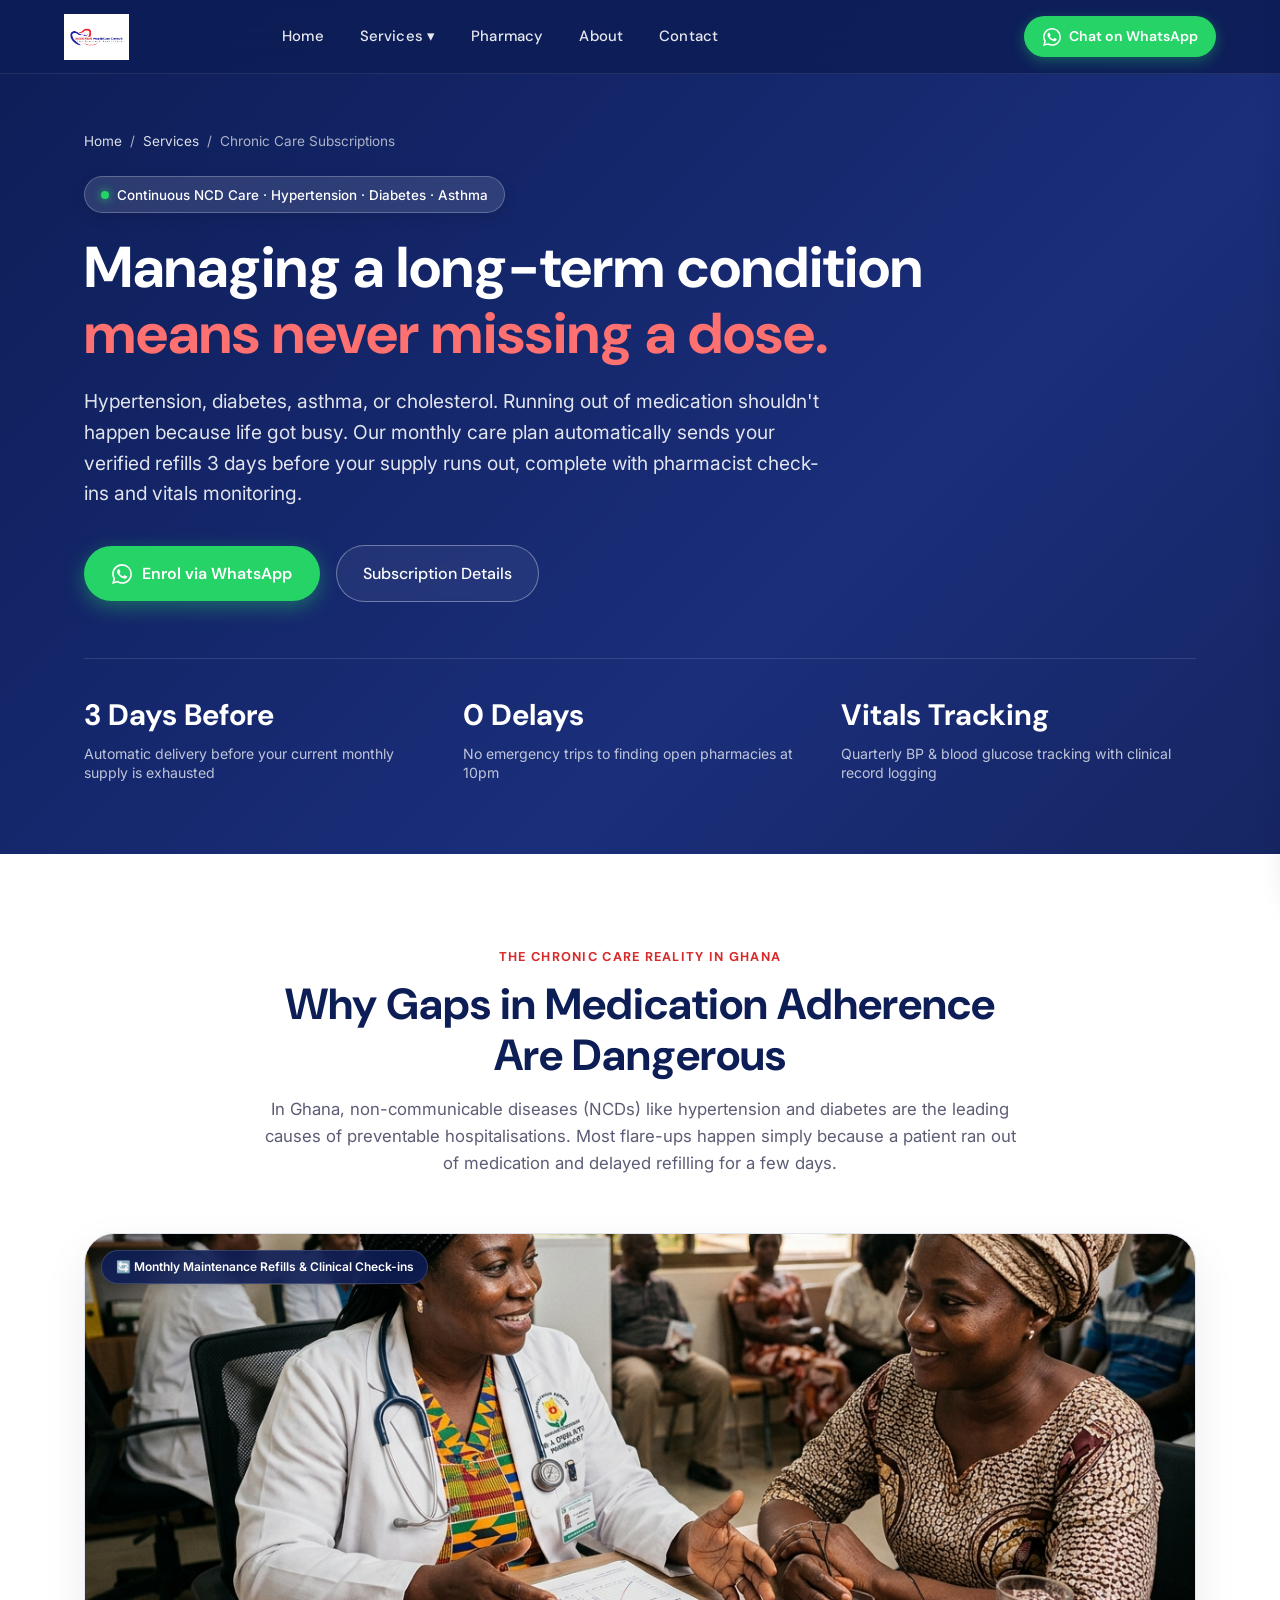
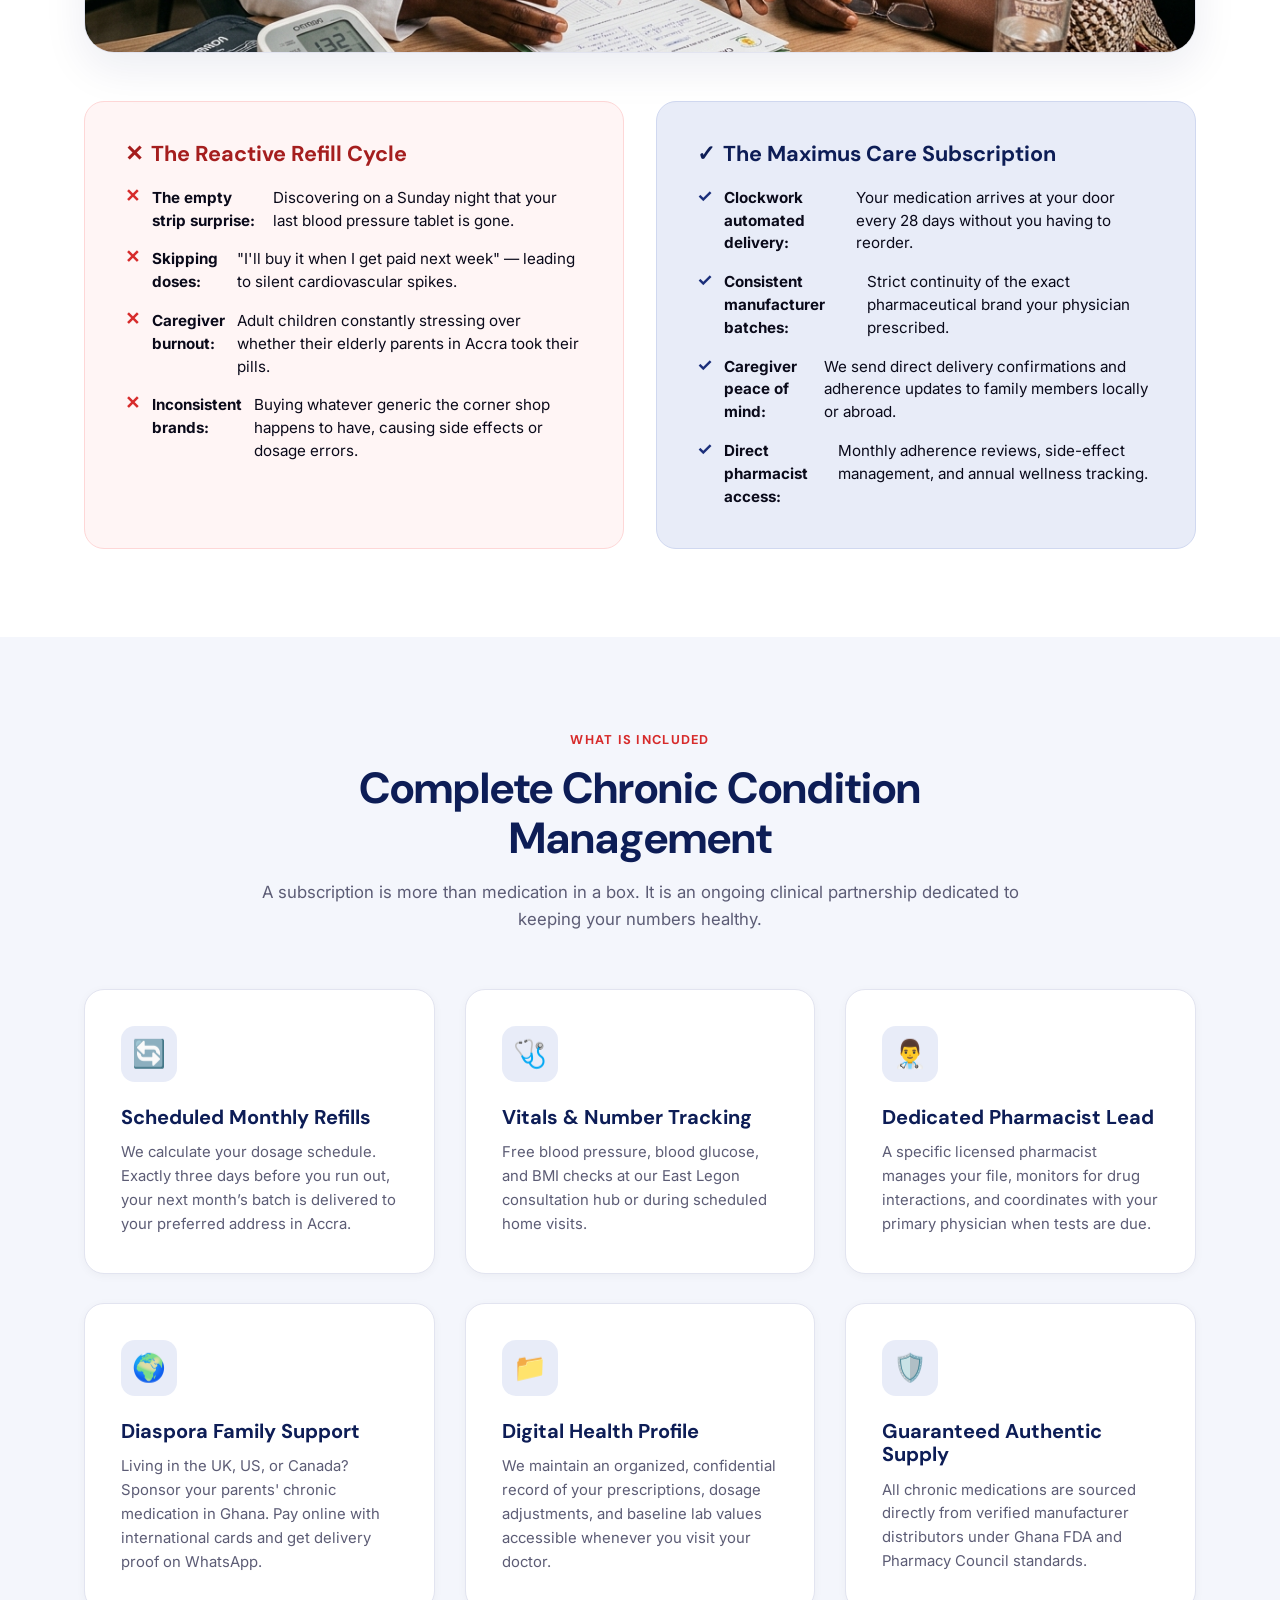
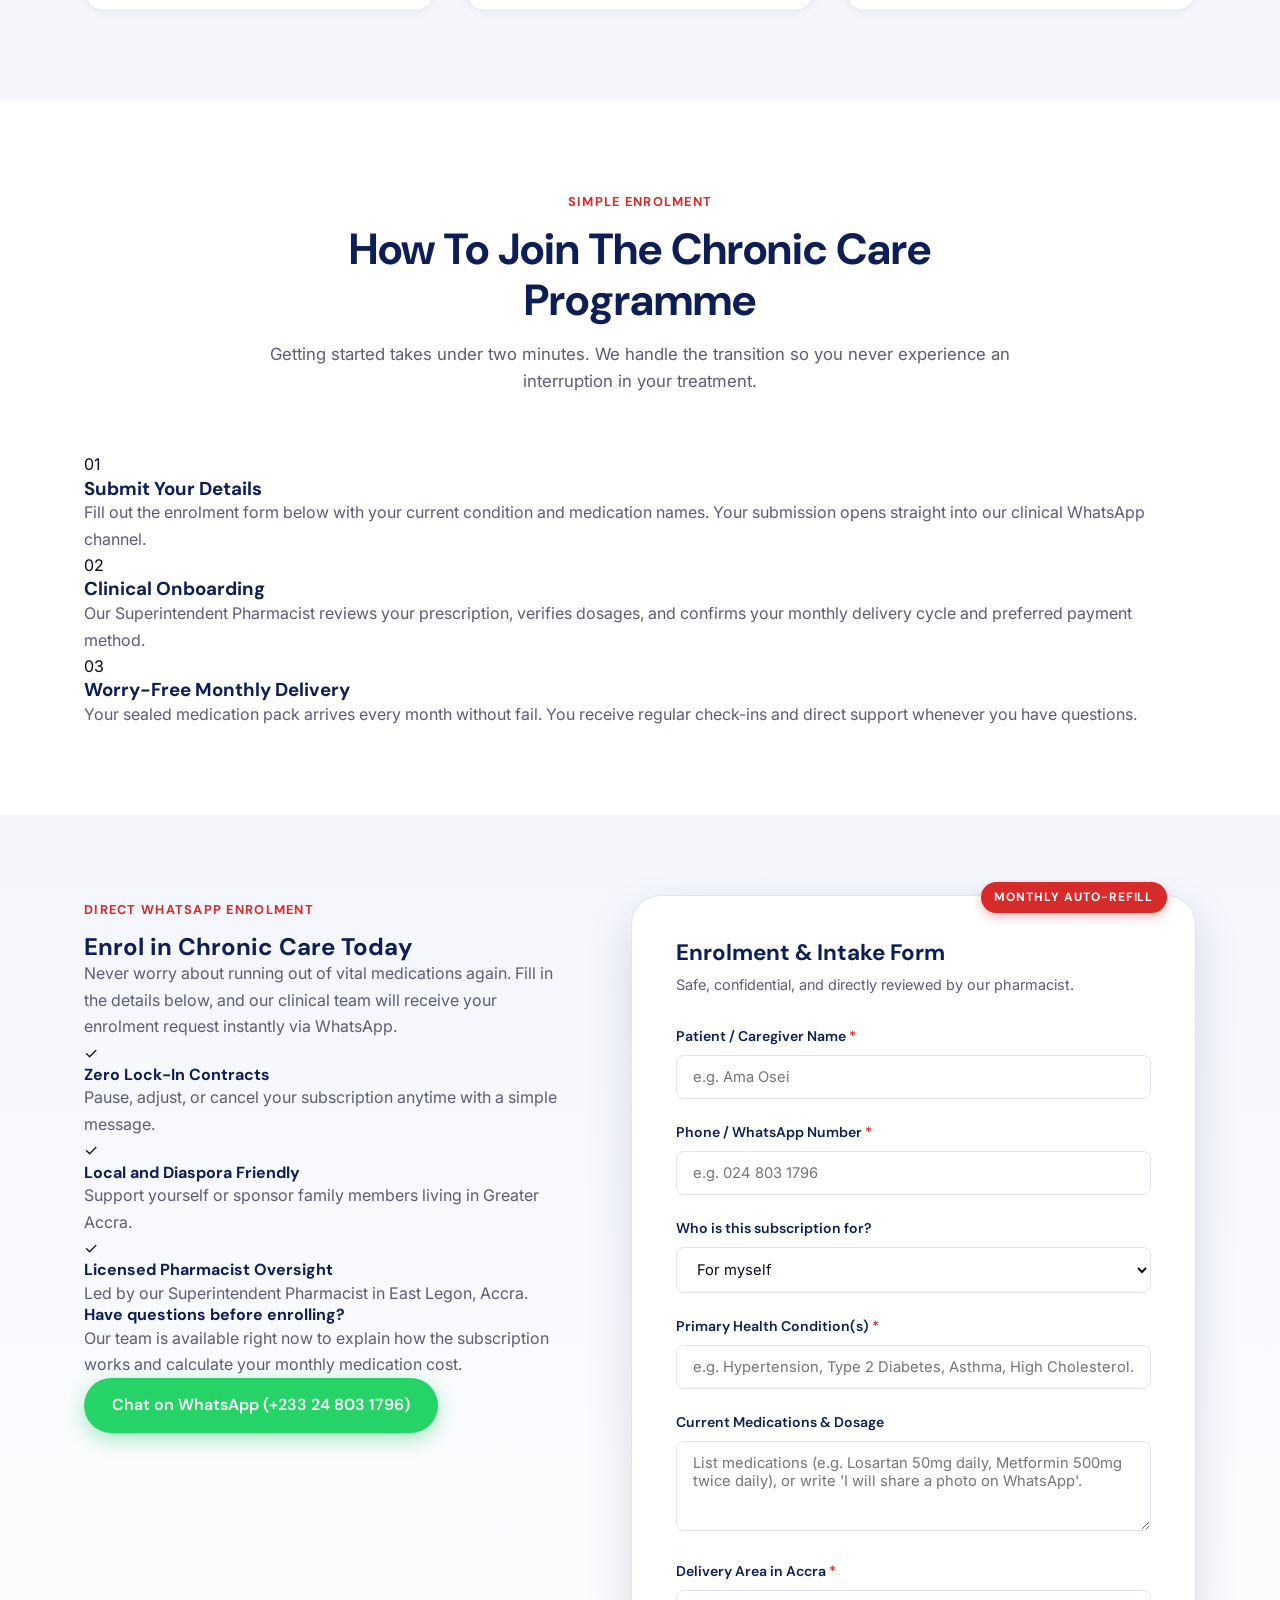
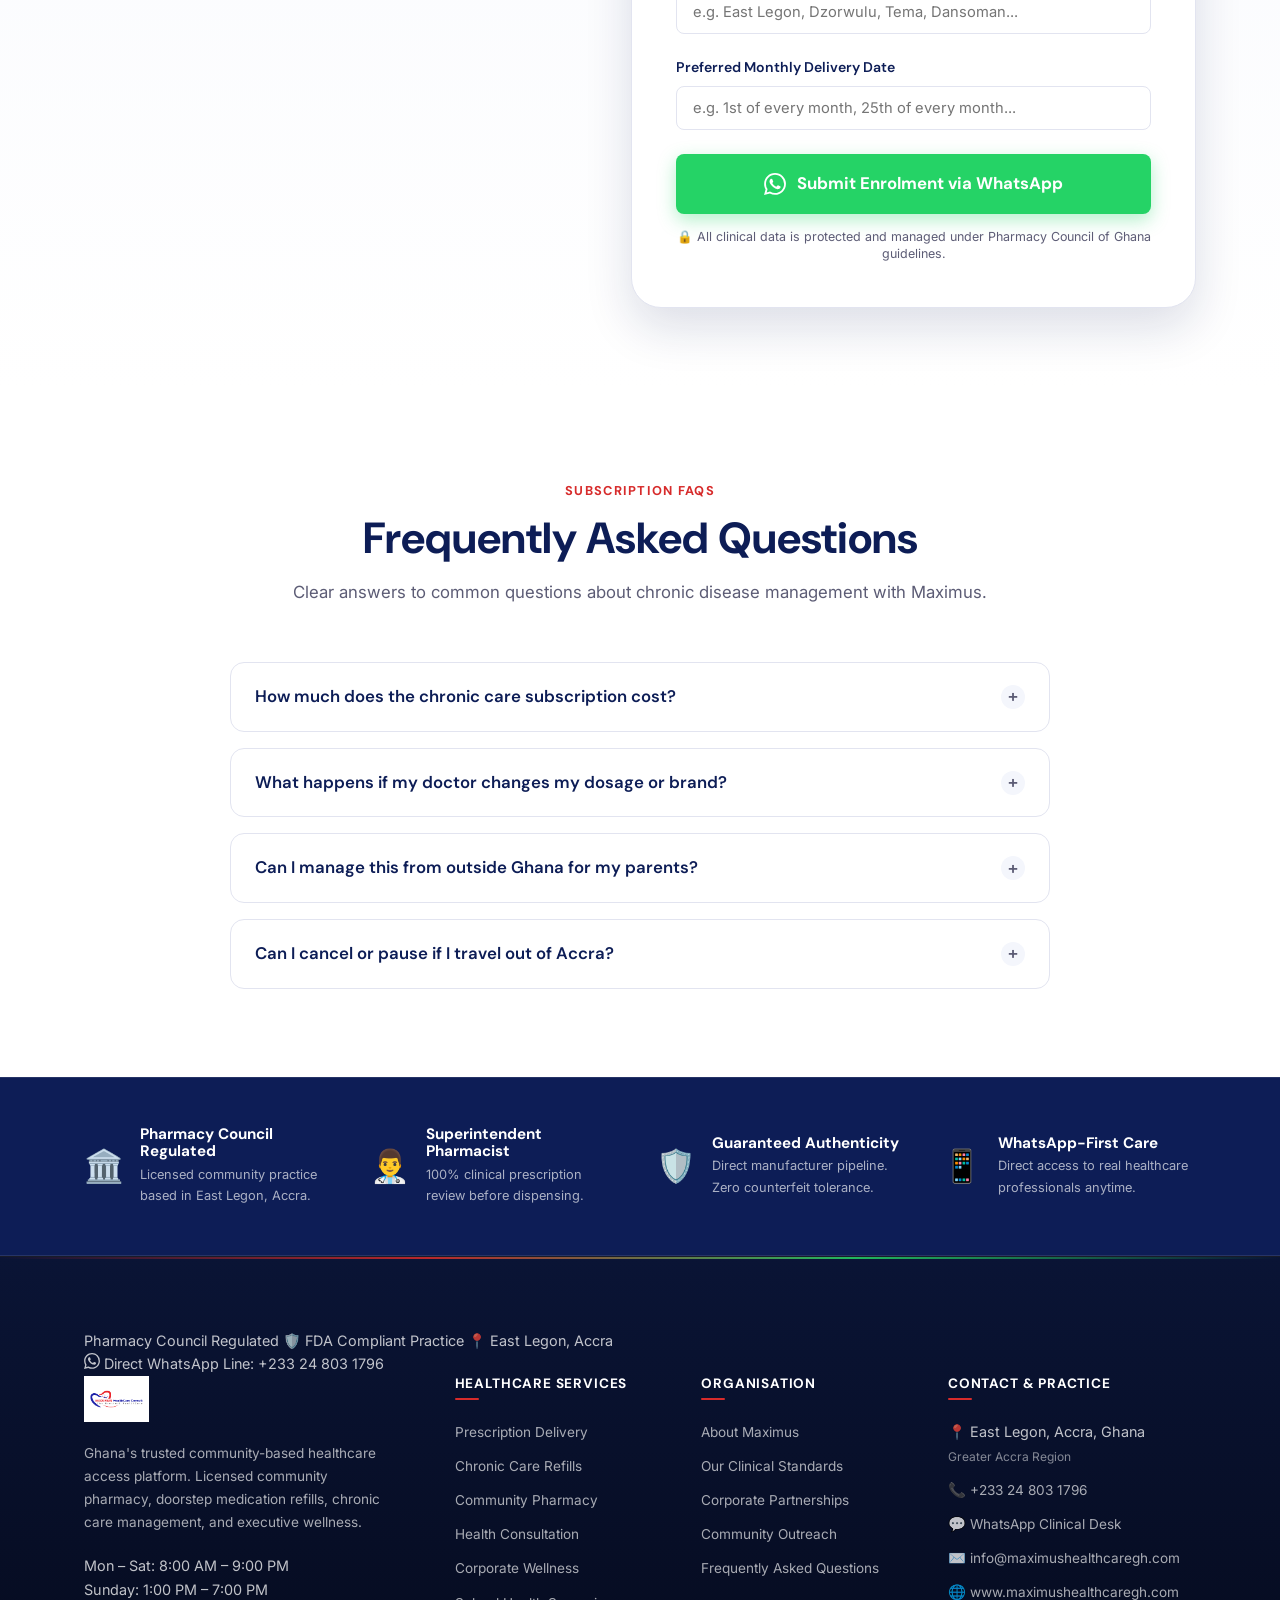
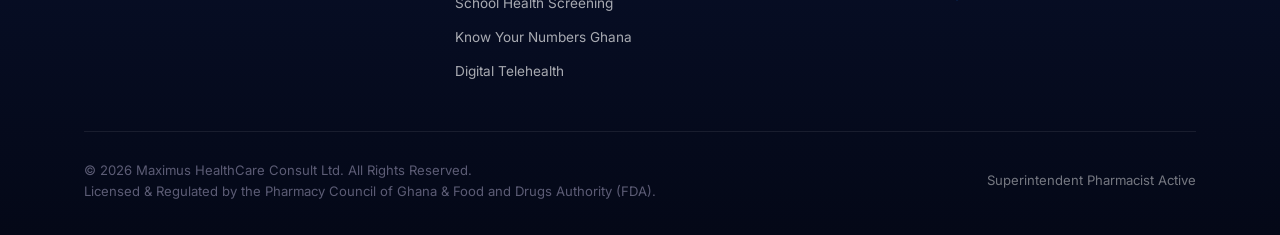
<file: service-chronic-care.html>
<!DOCTYPE html>
<html lang="en">
<head>
  <meta charset="UTF-8">
  <meta name="viewport" content="width=device-width, initial-scale=1.0">
  <meta name="description" content="Chronic Care Medication Subscriptions in Ghana. Automated monthly refills for Hypertension, Diabetes, and Asthma with licensed pharmacist oversight. East Legon, Accra.">
  <meta name="theme-color" content="#0D1D56">
  <title>Chronic Care Subscriptions — Maximus HealthCare Consult</title>
  <link rel="preconnect" href="https://fonts.googleapis.com">
  <link href="https://fonts.googleapis.com/css2?family=DM+Sans:ital,opsz,wght@0,9..40,300;0,9..40,400;0,9..40,500;0,9..40,600;0,9..40,700;1,9..40,400&family=Inter:wght@300;400;500;600&display=swap" rel="stylesheet">
  <link rel="stylesheet" href="assets/css/services.css">

  <!-- Canonical & Social Meta -->
  <link rel="canonical" href="http://www.maximushealthcaregh.com/service-chronic-care.html">
  <meta property="og:site_name" content="Maximus HealthCare Consult">
  <meta property="og:title" content="Chronic Care & Monthly Medication Refills — Maximus HealthCare Consult">
  <meta property="og:description" content="Automated monthly medication refills for hypertension, diabetes, and asthma in Accra, Ghana. Never miss your pills with pharmacist-monitored care and automatic home delivery.">
  <meta property="og:url" content="http://www.maximushealthcaregh.com/service-chronic-care.html">
  <meta property="og:type" content="website">
  <meta property="og:image" content="http://www.maximushealthcaregh.com/assets/images/logo.jpg">
  <meta property="og:locale" content="en_GH">
  <meta name="twitter:card" content="summary_large_image">
  <meta name="twitter:title" content="Chronic Care & Monthly Medication Refills — Maximus HealthCare Consult">
  <meta name="twitter:description" content="Automated monthly medication refills for hypertension, diabetes, and asthma in Accra, Ghana. Never miss your pills with pharmacist-monitored care and automatic home delivery.">
  <meta name="twitter:image" content="http://www.maximushealthcaregh.com/assets/images/logo.jpg">

  <!-- Service JSON-LD Structured Data -->
  <script type="application/ld+json">
  {
    "@context": "https://schema.org",
    "@type": "Service",
    "@id": "http://www.maximushealthcaregh.com/service-chronic-care.html#service",
    "name": "Chronic Care Management & Automated Refill Subscription",
    "description": "Automated monthly medication refills for hypertension, diabetes, and asthma in Accra, Ghana. Never miss your pills with pharmacist-monitored care and automatic home delivery.",
    "provider": {
      "@type": ["MedicalBusiness", "Pharmacy"],
      "name": "Maximus HealthCare Consult",
      "url": "http://www.maximushealthcaregh.com/",
      "telephone": "+233248031796",
      "address": {
        "@type": "PostalAddress",
        "streetAddress": "East Legon",
        "addressLocality": "Accra",
        "addressCountry": "GH"
      }
    },
    "areaServed": {
      "@type": "City",
      "name": "Accra"
    },
    "hasOfferCatalog": {
      "@type": "OfferCatalog",
      "name": "Chronic Care Management & Automated Refill Subscription"
    }
  }
  </script>

</head>
<body>

  <!-- Navigation -->
<header id="nav" role="banner">
  <a href="index.html" class="nav-logo" aria-label="Maximus HealthCare Consult — Home">
    <img src="assets/images/logo.jpg" alt="Maximus HealthCare Consult Logo" width="140" height="62" loading="eager">
  </a>

  <nav class="nav-center" aria-label="Main Navigation">
    <a href="index.html">Home</a>
    <div class="has-mega">
      <a href="index.html#services" aria-haspopup="true">Services ▾</a>
      <div class="mega" role="menu">
        <a class="mega-item" href="service-medication-delivery.html" role="menuitem">
          <div class="mega-ic">🚚</div>
          <div><h4>Medication Delivery</h4><p>Fast, verified delivery to your doorstep in Accra</p></div>
        </a>
        <a class="mega-item active" href="service-chronic-care.html" role="menuitem">
          <div class="mega-ic">🔄</div>
          <div><h4>Chronic Care Subscriptions</h4><p>Auto-refills for hypertension, diabetes & asthma</p></div>
        </a>
        <a class="mega-item" href="service-community-pharmacy.html" role="menuitem">
          <div class="mega-ic">💊</div>
          <div><h4>Community Pharmacy</h4><p>Licensed pharmacy & verified supply chain in East Legon</p></div>
        </a>
        <a class="mega-item" href="service-health-consultation.html" role="menuitem">
          <div class="mega-ic">🩺</div>
          <div><h4>Health Consultation</h4><p>Expert clinical advisory, NHIS guidance & referrals</p></div>
        </a>
        <a class="mega-item" href="service-corporate-wellness.html" role="menuitem">
          <div class="mega-ic">🏢</div>
          <div><h4>Corporate Wellness</h4><p>Workplace screening & board-ready health reports</p></div>
        </a>
        <a class="mega-item" href="service-school-health.html" role="menuitem">
          <div class="mega-ic">🎓</div>
          <div><h4>School Health</h4><p>Student health screenings, menstrual & mental wellness</p></div>
        </a>
        <a class="mega-item" href="service-community-outreach.html" role="menuitem">
          <div class="mega-ic">❤️</div>
          <div><h4>Community Outreach</h4><p>Free 'Know Your Numbers Ghana' health screening days</p></div>
        </a>
        <a class="mega-item" href="service-digital-health.html" role="menuitem">
          <div class="mega-ic">📱</div>
          <div><h4>Digital Health & Telehealth</h4><p>WhatsApp-first care, teleconsultations & records</p></div>
        </a>
      </div>
    </div>
    <a href="service-community-pharmacy.html">Pharmacy</a>
    <a href="index.html#about">About</a>
    <a href="index.html#contact">Contact</a>
  </nav>

  <div class="nav-right">
    <a href="https://wa.me/233248031796?text=Hello%20Maximus%20HealthCare%20Consult." 
       class="nav-cta" target="_blank" rel="noopener">
      <svg viewBox="0 0 24 24"><path d="M17.472 14.382c-.297-.149-1.758-.867-2.03-.967-.273-.099-.471-.148-.67.15-.197.297-.767.966-.94 1.164-.173.199-.347.223-.644.075-.297-.15-1.255-.463-2.39-1.475-.883-.788-1.48-1.761-1.653-2.059-.173-.297-.018-.458.13-.606.134-.133.298-.347.446-.52.149-.174.198-.298.298-.497.099-.198.05-.371-.025-.52-.075-.149-.669-1.612-.916-2.207-.242-.579-.487-.5-.669-.51-.173-.008-.371-.01-.57-.01-.198 0-.52.074-.792.372-.272.297-1.04 1.016-1.04 2.479 0 1.462 1.065 2.875 1.213 3.074.149.198 2.096 3.2 5.077 4.487.709.306 1.262.489 1.694.625.712.227 1.36.195 1.871.118.571-.085 1.758-.719 2.006-1.413.248-.694.248-1.289.173-1.413-.074-.124-.272-.198-.57-.347m-5.421 7.403h-.004a9.87 9.87 0 01-5.031-1.378l-.361-.214-3.741.982.998-3.648-.235-.374a9.86 9.86 0 01-1.51-5.26c.001-5.45 4.436-9.884 9.888-9.884 2.64 0 5.122 1.03 6.988 2.898a9.825 9.825 0 012.893 6.994c-.003 5.45-4.437 9.884-9.885 9.884m8.413-18.297A11.815 11.815 0 0012.05 0C5.495 0 .16 5.335.157 11.892c0 2.096.547 4.142 1.588 5.945L.057 24l6.305-1.654a11.882 11.882 0 005.683 1.448h.005c6.554 0 11.89-5.335 11.893-11.893a11.821 11.821 0 00-3.48-8.413z"/></svg>
      Chat on WhatsApp
    </a>
    <button class="hamburger" id="hamburger" onclick="openMenu()" aria-label="Open menu" aria-expanded="false">
      <span></span><span></span><span></span>
    </button>
  </div>
</header>

<!-- Mobile Drawer Overlay -->
<div class="mob-overlay" id="mob-overlay" onclick="closeMenu()"></div>

<!-- Mobile Sliding Drawer -->
<aside class="mob-drawer" id="mob-drawer" aria-hidden="true">
  <div class="mob-drawer-head">
    <img src="assets/images/logo.jpg" alt="Maximus HealthCare Consult">
    <button class="mob-close" onclick="closeMenu()" aria-label="Close menu">✕</button>
  </div>
  <div class="mob-nav-links">
    <a href="index.html">Home</a>
    <span style="font-size: 0.78rem; font-weight: 700; color: var(--muted); letter-spacing: 0.08em; text-transform: uppercase;">Our Services</span>
    <div class="mob-services-sub">
      <a href="service-medication-delivery.html">🚚 Medication Delivery</a>
      <a href="service-chronic-care.html" class="active">🔄 Chronic Care Subscriptions</a>
      <a href="service-community-pharmacy.html">💊 Community Pharmacy</a>
      <a href="service-health-consultation.html">🩺 Health Consultation</a>
      <a href="service-corporate-wellness.html">🏢 Corporate Wellness</a>
      <a href="service-school-health.html">🎓 School Health</a>
      <a href="service-community-outreach.html">❤️ Community Outreach</a>
      <a href="service-digital-health.html">📱 Digital Health & Telehealth</a>
    </div>
    <a href="index.html#about" onclick="closeMenu()">About Maximus</a>
    <a href="index.html#contact" onclick="closeMenu()">Contact & Location</a>
  </div>
  <div style="margin-top: auto; padding-top: 1.5rem;">
    <a href="https://wa.me/233248031796?text=Hello%20Maximus%20HealthCare." class="btn-primary-wa" style="width: 100%; justify-content: center;" target="_blank" rel="noopener">
      WhatsApp Us Now
    </a>
  </div>
</aside>

  <!-- Service Hero Section -->
  <section class="service-hero">
    <div class="container">
      <div class="breadcrumb">
        <a href="index.html">Home</a> <span>/</span>
        <a href="index.html#services">Services</a> <span>/</span>
        <span>Chronic Care Subscriptions</span>
      </div>

      <div class="hero-pill">
        <div class="hero-pill-dot"></div>
        Continuous NCD Care · Hypertension · Diabetes · Asthma
      </div>

      <h1>
        Managing a long-term condition<br>
        <span>means never missing a dose.</span>
      </h1>

      <p class="lead">
        Hypertension, diabetes, asthma, or cholesterol. Running out of medication shouldn't happen because life got busy. Our monthly care plan automatically sends your verified refills 3 days before your supply runs out, complete with pharmacist check-ins and vitals monitoring.
      </p>

      <div class="hero-actions">
        <a href="#enrol-form" class="btn-primary-wa">
          <svg width="20" height="20" viewBox="0 0 24 24" fill="currentColor"><path d="M17.472 14.382c-.297-.149-1.758-.867-2.03-.967-.273-.099-.471-.148-.67.15-.197.297-.767.966-.94 1.164-.173.199-.347.223-.644.075-.297-.15-1.255-.463-2.39-1.475-.883-.788-1.48-1.761-1.653-2.059-.173-.297-.018-.458.13-.606.134-.133.298-.347.446-.52.149-.174.198-.298.298-.497.099-.198.05-.371-.025-.52-.075-.149-.669-1.612-.916-2.207-.242-.579-.487-.5-.669-.51-.173-.008-.371-.01-.57-.01-.198 0-.52.074-.792.372-.272.297-1.04 1.016-1.04 2.479 0 1.462 1.065 2.875 1.213 3.074.149.198 2.096 3.2 5.077 4.487.709.306 1.262.489 1.694.625.712.227 1.36.195 1.871.118.571-.085 1.758-.719 2.006-1.413.248-.694.248-1.289.173-1.413-.074-.124-.272-.198-.57-.347m-5.421 7.403h-.004a9.87 9.87 0 01-5.031-1.378l-.361-.214-3.741.982.998-3.648-.235-.374a9.86 9.86 0 01-1.51-5.26c.001-5.45 4.436-9.884 9.888-9.884 2.64 0 5.122 1.03 6.988 2.898a9.825 9.825 0 012.893 6.994c-.003 5.45-4.437 9.884-9.885 9.884m8.413-18.297A11.815 11.815 0 0012.05 0C5.495 0 .16 5.335.157 11.892c0 2.096.547 4.142 1.588 5.945L.057 24l6.305-1.654a11.882 11.882 0 005.683 1.448h.005c6.554 0 11.89-5.335 11.893-11.893a11.821 11.821 0 00-3.48-8.413z"/></svg>
          Enrol via WhatsApp
        </a>
        <a href="#how-it-works" class="btn-outline-w">Subscription Details</a>
      </div>

      <div class="hero-stats-bar">
        <div class="hero-stat">
          <span class="hero-stat-num">3 Days Before</span>
          <span class="hero-stat-label">Automatic delivery before your current monthly supply is exhausted</span>
        </div>
        <div class="hero-stat">
          <span class="hero-stat-num">0 Delays</span>
          <span class="hero-stat-label">No emergency trips to finding open pharmacies at 10pm</span>
        </div>
        <div class="hero-stat">
          <span class="hero-stat-num">Vitals Tracking</span>
          <span class="hero-stat-label">Quarterly BP & blood glucose tracking with clinical record logging</span>
        </div>
      </div>
    </div>
  </section>

  <!-- Problem vs Solution -->
  <section class="section">
    <div class="container">
      <div class="sec-header">
        <span class="sec-tag">The Chronic Care Reality in Ghana</span>
        <h2>Why Gaps in Medication Adherence Are Dangerous</h2>
        <p>In Ghana, non-communicable diseases (NCDs) like hypertension and diabetes are the leading causes of preventable hospitalisations. Most flare-ups happen simply because a patient ran out of medication and delayed refilling for a few days.</p>
      </div>

      <!-- Editorial Service Photo Showcase -->
      <div class="service-photo-banner">
        <img src="assets/images/chronic_care_patient.jpg" alt="Maximus Chronic Care Consultation and Monthly Refills" loading="lazy">
        <span class="service-photo-tag">🔄 Monthly Maintenance Refills & Clinical Check-ins</span>
      </div>


      <div class="comparison-grid">
        <div class="comp-card problem">
          <h3><span>✕</span> The Reactive Refill Cycle</h3>
          <ul class="comp-list problem">
            <li><span class="icon">✕</span> <strong>The empty strip surprise:</strong> Discovering on a Sunday night that your last blood pressure tablet is gone.</li>
            <li><span class="icon">✕</span> <strong>Skipping doses:</strong> "I'll buy it when I get paid next week" — leading to silent cardiovascular spikes.</li>
            <li><span class="icon">✕</span> <strong>Caregiver burnout:</strong> Adult children constantly stressing over whether their elderly parents in Accra took their pills.</li>
            <li><span class="icon">✕</span> <strong>Inconsistent brands:</strong> Buying whatever generic the corner shop happens to have, causing side effects or dosage errors.</li>
          </ul>
        </div>

        <div class="comp-card solution">
          <h3><span>✓</span> The Maximus Care Subscription</h3>
          <ul class="comp-list solution">
            <li><span class="icon">✓</span> <strong>Clockwork automated delivery:</strong> Your medication arrives at your door every 28 days without you having to reorder.</li>
            <li><span class="icon">✓</span> <strong>Consistent manufacturer batches:</strong> Strict continuity of the exact pharmaceutical brand your physician prescribed.</li>
            <li><span class="icon">✓</span> <strong>Caregiver peace of mind:</strong> We send direct delivery confirmations and adherence updates to family members locally or abroad.</li>
            <li><span class="icon">✓</span> <strong>Direct pharmacist access:</strong> Monthly adherence reviews, side-effect management, and annual wellness tracking.</li>
          </ul>
        </div>
      </div>
    </div>
  </section>

  <!-- Pillars Grid -->
  <section class="section section-smoke">
    <div class="container">
      <div class="sec-header">
        <span class="sec-tag">What Is Included</span>
        <h2>Complete Chronic Condition Management</h2>
        <p>A subscription is more than medication in a box. It is an ongoing clinical partnership dedicated to keeping your numbers healthy.</p>
      </div>

      <div class="features-grid">
        <div class="feature-card">
          <div class="feature-icon">🔄</div>
          <h3>Scheduled Monthly Refills</h3>
          <p>We calculate your dosage schedule. Exactly three days before you run out, your next month’s batch is delivered to your preferred address in Accra.</p>
        </div>

        <div class="feature-card">
          <div class="feature-icon">🩺</div>
          <h3>Vitals & Number Tracking</h3>
          <p>Free blood pressure, blood glucose, and BMI checks at our East Legon consultation hub or during scheduled home visits.</p>
        </div>

        <div class="feature-card">
          <div class="feature-icon">👨‍⚕️</div>
          <h3>Dedicated Pharmacist Lead</h3>
          <p>A specific licensed pharmacist manages your file, monitors for drug interactions, and coordinates with your primary physician when tests are due.</p>
        </div>

        <div class="feature-card">
          <div class="feature-icon">🌍</div>
          <h3>Diaspora Family Support</h3>
          <p>Living in the UK, US, or Canada? Sponsor your parents' chronic medication in Ghana. Pay online with international cards and get delivery proof on WhatsApp.</p>
        </div>

        <div class="feature-card">
          <div class="feature-icon">📁</div>
          <h3>Digital Health Profile</h3>
          <p>We maintain an organized, confidential record of your prescriptions, dosage adjustments, and baseline lab values accessible whenever you visit your doctor.</p>
        </div>

        <div class="feature-card">
          <div class="feature-icon">🛡️</div>
          <h3>Guaranteed Authentic Supply</h3>
          <p>All chronic medications are sourced directly from verified manufacturer distributors under Ghana FDA and Pharmacy Council standards.</p>
        </div>
      </div>
    </div>
  </section>

  <!-- How It Works -->
  <section class="section" id="how-it-works">
    <div class="container">
      <div class="sec-header">
        <span class="sec-tag">Simple Enrolment</span>
        <h2>How To Join The Chronic Care Programme</h2>
        <p>Getting started takes under two minutes. We handle the transition so you never experience an interruption in your treatment.</p>
      </div>

      <div class="steps-grid">
        <div class="step-card">
          <div class="step-num">01</div>
          <h3>Submit Your Details</h3>
          <p>Fill out the enrolment form below with your current condition and medication names. Your submission opens straight into our clinical WhatsApp channel.</p>
        </div>

        <div class="step-card">
          <div class="step-num">02</div>
          <h3>Clinical Onboarding</h3>
          <p>Our Superintendent Pharmacist reviews your prescription, verifies dosages, and confirms your monthly delivery cycle and preferred payment method.</p>
        </div>

        <div class="step-card">
          <div class="step-num">03</div>
          <h3>Worry-Free Monthly Delivery</h3>
          <p>Your sealed medication pack arrives every month without fail. You receive regular check-ins and direct support whenever you have questions.</p>
        </div>
      </div>
    </div>
  </section>

  <!-- Interactive WhatsApp Intake Form -->
  <section class="form-section-wrapper" id="enrol-form">
    <div class="container">
      <div class="form-layout">
        <div class="form-info-col">
          <span class="sec-tag">Direct WhatsApp Enrolment</span>
          <h2>Enrol in Chronic Care Today</h2>
          <p>
            Never worry about running out of vital medications again. Fill in the details below, and our clinical team will receive your enrolment request instantly via WhatsApp.
          </p>

          <div class="trust-bullets">
            <div class="trust-bullet">
              <div class="trust-bullet-icon">✓</div>
              <div>
                <h4>Zero Lock-In Contracts</h4>
                <p>Pause, adjust, or cancel your subscription anytime with a simple message.</p>
              </div>
            </div>
            <div class="trust-bullet">
              <div class="trust-bullet-icon">✓</div>
              <div>
                <h4>Local and Diaspora Friendly</h4>
                <p>Support yourself or sponsor family members living in Greater Accra.</p>
              </div>
            </div>
            <div class="trust-bullet">
              <div class="trust-bullet-icon">✓</div>
              <div>
                <h4>Licensed Pharmacist Oversight</h4>
                <p>Led by our Superintendent Pharmacist in East Legon, Accra.</p>
              </div>
            </div>
          </div>

          <div class="direct-wa-box">
            <h4>Have questions before enrolling?</h4>
            <p>Our team is available right now to explain how the subscription works and calculate your monthly medication cost.</p>
            <a href="https://wa.me/233248031796?text=Hello%20Maximus%20HealthCare%2C%20I%20have%20questions%20about%20the%20Chronic%20Care%20Subscription." 
               class="btn-primary-wa" style="display: inline-flex; width: auto;" target="_blank" rel="noopener">
              Chat on WhatsApp (+233 24 803 1796)
            </a>
          </div>
        </div>

        <!-- Form Card -->
        <div class="form-card">
          <div class="form-card-badge">Monthly Auto-Refill</div>
          <h3>Enrolment & Intake Form</h3>
          <p class="form-subtitle">Safe, confidential, and directly reviewed by our pharmacist.</p>

          <form onsubmit="return handleWhatsAppSubmit(event, 'Chronic Care Subscription')">
            <div class="form-group">
              <label for="fullname">Patient / Caregiver Name <span class="req">*</span></label>
              <input type="text" id="fullname" name="fullname" class="form-control" placeholder="e.g. Ama Osei" required>
            </div>

            <div class="form-group">
              <label for="phone">Phone / WhatsApp Number <span class="req">*</span></label>
              <input type="tel" id="phone" name="phone" class="form-control" placeholder="e.g. 024 803 1796" required>
            </div>

            <div class="form-group">
              <label for="subscriber-type">Who is this subscription for?</label>
              <select id="subscriber-type" name="subscriber_type" data-label="Patient Relationship" class="form-control">
                <option value="For myself">For myself</option>
                <option value="For my parent(s)">For my parent(s)</option>
                <option value="For my spouse / child">For my spouse / child</option>
                <option value="Diaspora sponsoring family in Ghana">Diaspora sponsoring family in Ghana</option>
              </select>
            </div>

            <div class="form-group">
              <label for="condition">Primary Health Condition(s) <span class="req">*</span></label>
              <input type="text" id="condition" name="condition" data-label="Health Condition" class="form-control" placeholder="e.g. Hypertension, Type 2 Diabetes, Asthma, High Cholesterol..." required>
            </div>

            <div class="form-group">
              <label for="medications">Current Medications & Dosage</label>
              <textarea id="medications" name="medications" data-label="Current Medications" class="form-control" placeholder="List medications (e.g. Losartan 50mg daily, Metformin 500mg twice daily), or write 'I will share a photo on WhatsApp'."></textarea>
            </div>

            <div class="form-group">
              <label for="location">Delivery Area in Accra <span class="req">*</span></label>
              <input type="text" id="location" name="location" data-label="Delivery Area" class="form-control" placeholder="e.g. East Legon, Dzorwulu, Tema, Dansoman..." required>
            </div>

            <div class="form-group">
              <label for="refill-date">Preferred Monthly Delivery Date</label>
              <input type="text" id="refill-date" name="refill_date" data-label="Target Refill Date" class="form-control" placeholder="e.g. 1st of every month, 25th of every month...">
            </div>

            <button type="submit" class="btn-form-submit">
              <svg viewBox="0 0 24 24"><path d="M17.472 14.382c-.297-.149-1.758-.867-2.03-.967-.273-.099-.471-.148-.67.15-.197.297-.767.966-.94 1.164-.173.199-.347.223-.644.075-.297-.15-1.255-.463-2.39-1.475-.883-.788-1.48-1.761-1.653-2.059-.173-.297-.018-.458.13-.606.134-.133.298-.347.446-.52.149-.174.198-.298.298-.497.099-.198.05-.371-.025-.52-.075-.149-.669-1.612-.916-2.207-.242-.579-.487-.5-.669-.51-.173-.008-.371-.01-.57-.01-.198 0-.52.074-.792.372-.272.297-1.04 1.016-1.04 2.479 0 1.462 1.065 2.875 1.213 3.074.149.198 2.096 3.2 5.077 4.487.709.306 1.262.489 1.694.625.712.227 1.36.195 1.871.118.571-.085 1.758-.719 2.006-1.413.248-.694.248-1.289.173-1.413-.074-.124-.272-.198-.57-.347m-5.421 7.403h-.004a9.87 9.87 0 01-5.031-1.378l-.361-.214-3.741.982.998-3.648-.235-.374a9.86 9.86 0 01-1.51-5.26c.001-5.45 4.436-9.884 9.888-9.884 2.64 0 5.122 1.03 6.988 2.898a9.825 9.825 0 012.893 6.994c-.003 5.45-4.437 9.884-9.885 9.884m8.413-18.297A11.815 11.815 0 0012.05 0C5.495 0 .16 5.335.157 11.892c0 2.096.547 4.142 1.588 5.945L.057 24l6.305-1.654a11.882 11.882 0 005.683 1.448h.005c6.554 0 11.89-5.335 11.893-11.893a11.821 11.821 0 00-3.48-8.413z"/></svg>
              <span>Submit Enrolment via WhatsApp</span>
            </button>
            <p class="form-privacy-note">🔒 All clinical data is protected and managed under Pharmacy Council of Ghana guidelines.</p>
          </form>
        </div>
      </div>
    </div>
  </section>

  <!-- FAQ Section -->
  <section class="section">
    <div class="container">
      <div class="sec-header">
        <span class="sec-tag">Subscription FAQs</span>
        <h2>Frequently Asked Questions</h2>
        <p>Clear answers to common questions about chronic disease management with Maximus.</p>
      </div>

      <div class="faq-accordion">
        <div class="faq-item">
          <button class="faq-q" onclick="toggleFaq(this)" aria-expanded="false">
            How much does the chronic care subscription cost?
            <span class="faq-icon">+</span>
          </button>
          <div class="faq-ans">
            <p>You only pay for the cost of your medications at our standard community pharmacy rates plus a flat delivery fee. There is no hidden sign-up fee or penalty. Pharmacist reviews, vitals tracking at our hub, and refill scheduling are complimentary benefits of the subscription.</p>
          </div>
        </div>

        <div class="faq-item">
          <button class="faq-q" onclick="toggleFaq(this)" aria-expanded="false">
            What happens if my doctor changes my dosage or brand?
            <span class="faq-icon">+</span>
          </button>
          <div class="faq-ans">
            <p>Simply snap a picture of your new prescription and send it to your Maximus WhatsApp contact. Our Superintendent Pharmacist will adjust your profile immediately, explain any changes, and dispatch the updated medication on your next cycle.</p>
          </div>
        </div>

        <div class="faq-item">
          <button class="faq-q" onclick="toggleFaq(this)" aria-expanded="false">
            Can I manage this from outside Ghana for my parents?
            <span class="faq-icon">+</span>
          </button>
          <div class="faq-ans">
            <p>Yes. A substantial portion of our subscribers are Ghanaians living in the UK, USA, Canada, and Europe who sponsor their parents' medications. You can settle the monthly invoices via debit/credit card or mobile money, and receive dispatch alerts on WhatsApp after every delivery.</p>
          </div>
        </div>

        <div class="faq-item">
          <button class="faq-q" onclick="toggleFaq(this)" aria-expanded="false">
            Can I cancel or pause if I travel out of Accra?
            <span class="faq-icon">+</span>
          </button>
          <div class="faq-ans">
            <p>Absolutely. You can pause or adjust delivery dates whenever you travel. Just send us a WhatsApp message at least 48 hours prior to your scheduled dispatch.</p>
          </div>
        </div>
      </div>
    </div>
  </section>

  <!-- Clinical Credibility Strip -->
  <section class="trust-strip">
    <div class="container">
      <div class="trust-strip-grid">
        <div class="trust-item">
          <div class="trust-item-icon">🏛️</div>
          <div>
            <h4>Pharmacy Council Regulated</h4>
            <p>Licensed community practice based in East Legon, Accra.</p>
          </div>
        </div>
        <div class="trust-item">
          <div class="trust-item-icon">👨‍⚕️</div>
          <div>
            <h4>Superintendent Pharmacist</h4>
            <p>100% clinical prescription review before dispensing.</p>
          </div>
        </div>
        <div class="trust-item">
          <div class="trust-item-icon">🛡️</div>
          <div>
            <h4>Guaranteed Authenticity</h4>
            <p>Direct manufacturer pipeline. Zero counterfeit tolerance.</p>
          </div>
        </div>
        <div class="trust-item">
          <div class="trust-item-icon">📱</div>
          <div>
            <h4>WhatsApp-First Care</h4>
            <p>Direct access to real healthcare professionals anytime.</p>
          </div>
        </div>
      </div>
    </div>
  </section>

    <!-- FOOTER -->
  <footer role="contentinfo">
    <div class="container">
      <!-- Top Accreditations & Direct Connect Bar -->
      <div class="ft-top-bar">
        <div class="ft-trust-badges">
          <span class="ft-badge"><span class="ft-badge-dot"></span> Pharmacy Council Regulated</span>
          <span class="ft-badge">🛡️ FDA Compliant Practice</span>
          <span class="ft-badge">📍 East Legon, Accra</span>
        </div>
        <a href="https://wa.me/233248031796?text=Hello%20Maximus%20HealthCare%20Consult." class="ft-wa-pill" target="_blank" rel="noopener">
          <svg viewBox="0 0 24 24" width="16" height="16" fill="currentColor" aria-hidden="true"><path d="M17.472 14.382c-.297-.149-1.758-.867-2.03-.967-.273-.099-.471-.148-.67.15-.197.297-.767.966-.94 1.164-.173.199-.347.223-.644.075-.297-.15-1.255-.463-2.39-1.475-.883-.788-1.48-1.761-1.653-2.059-.173-.297-.018-.458.13-.606.134-.133.298-.347.446-.52.149-.174.198-.298.298-.497.099-.198.05-.371-.025-.52-.075-.149-.669-1.612-.916-2.207-.242-.579-.487-.5-.669-.51-.173-.008-.371-.01-.57-.01-.198 0-.52.074-.792.372-.272.297-1.04 1.016-1.04 2.479 0 1.462 1.065 2.875 1.213 3.074.149.198 2.096 3.2 5.077 4.487.709.306 1.262.489 1.694.625.712.227 1.36.195 1.871.118.571-.085 1.758-.719 2.006-1.413.248-.694.248-1.289.173-1.413-.074-.124-.272-.198-.57-.347m-5.421 7.403h-.004a9.87 9.87 0 01-5.031-1.378l-.361-.214-3.741.982.998-3.648-.235-.374a9.86 9.86 0 01-1.51-5.26c.001-5.45 4.436-9.884 9.888-9.884 2.64 0 5.122 1.03 6.988 2.898a9.825 9.825 0 012.893 6.994c-.003 5.45-4.437 9.884-9.885 9.884m8.413-18.297A11.815 11.815 0 0012.05 0C5.495 0 .16 5.335.157 11.892c0 2.096.547 4.142 1.588 5.945L.057 24l6.305-1.654a11.882 11.882 0 005.683 1.448h.005c6.554 0 11.89-5.335 11.893-11.893a11.821 11.821 0 00-3.48-8.413z"/></svg>
          <span>Direct WhatsApp Line: +233 24 803 1796</span>
        </a>
      </div>

      <!-- Main Footer Grid -->
      <div class="ft-grid">
        <div class="ft-brand">
          <a href="index.html" class="ft-logo-link">
            <img src="assets/images/logo.jpg" alt="Maximus HealthCare Consult Logo" width="140" height="62" loading="lazy">
          </a>
          <p>Ghana's trusted community-based healthcare access platform. Licensed community pharmacy, doorstep medication refills, chronic care management, and executive wellness.</p>
          <div class="ft-hours">
            <div class="ft-hour-item"><span class="ft-hour-label">Mon – Sat:</span> 8:00 AM – 9:00 PM</div>
            <div class="ft-hour-item"><span class="ft-hour-label">Sunday:</span> 1:00 PM – 7:00 PM</div>
          </div>
        </div>

        <div class="ft-col">
          <h4>Healthcare Services</h4>
          <ul>
            <li><a href="service-medication-delivery.html">Prescription Delivery</a></li>
            <li><a href="service-chronic-care.html">Chronic Care Refills</a></li>
            <li><a href="service-community-pharmacy.html">Community Pharmacy</a></li>
            <li><a href="service-health-consultation.html">Health Consultation</a></li>
            <li><a href="service-corporate-wellness.html">Corporate Wellness</a></li>
            <li><a href="service-school-health.html">School Health Screening</a></li>
            <li><a href="service-community-outreach.html">Know Your Numbers Ghana</a></li>
            <li><a href="service-digital-health.html">Digital Telehealth</a></li>
          </ul>
        </div>

        <div class="ft-col">
          <h4>Organisation</h4>
          <ul>
            <li><a href="index.html#about">About Maximus</a></li>
            <li><a href="index.html#why-us">Our Clinical Standards</a></li>
            <li><a href="https://wa.me/233248031796?text=I%20am%20interested%20in%20corporate%20partnership." target="_blank" rel="noopener">Corporate Partnerships</a></li>
            <li><a href="https://wa.me/233248031796?text=Tell%20me%20about%20community%20outreach%20sponsorship." target="_blank" rel="noopener">Community Outreach</a></li>
            <li><a href="service-community-pharmacy.html#faq">Frequently Asked Questions</a></li>
          </ul>
        </div>

        <div class="ft-col ft-contact-col">
          <h4>Contact &amp; Practice</h4>
          <ul class="ft-contact-list">
            <li>
              <span class="ft-ci">📍</span>
              <span>East Legon, Accra, Ghana<br><small style="color:rgba(255,255,255,0.5);">Greater Accra Region</small></span>
            </li>
            <li>
              <span class="ft-ci">📞</span>
              <a href="tel:+233248031796">+233 24 803 1796</a>
            </li>
            <li>
              <span class="ft-ci">💬</span>
              <a href="https://wa.me/233248031796" target="_blank" rel="noopener">WhatsApp Clinical Desk</a>
            </li>
            <li>
              <span class="ft-ci">✉️</span>
              <a href="mailto:info@maximushealthcaregh.com">info@maximushealthcaregh.com</a>
            </li>
            <li>
              <span class="ft-ci">🌐</span>
              <a href="http://www.maximushealthcaregh.com/">www.maximushealthcaregh.com</a>
            </li>
          </ul>
        </div>
      </div>

      <!-- Bottom Copyright & Compliance Bar -->
      <div class="ft-bottom">
        <div class="ft-bottom-copy">
          <p>&copy; 2026 Maximus HealthCare Consult Ltd. All Rights Reserved.</p>
          <p class="ft-subcopy">Licensed &amp; Regulated by the Pharmacy Council of Ghana &amp; Food and Drugs Authority (FDA).</p>
        </div>
        <div class="ft-bottom-actions">
          <a href="https://wa.me/233248031796?text=Hello%20Maximus." class="ft-status-pill" target="_blank" rel="noopener">
            <span class="ft-pulse-dot"></span>
            <span>Superintendent Pharmacist Active</span>
          </a>
        </div>
      </div>
    </div>
  </footer>

  <!-- Circular WhatsApp Chatbot Widget initialized via assets/js/wa-chatbot.js (bottom-left) -->

  <script src="assets/js/whatsapp-form.js"></script>
<script src="assets/js/nav.js"></script>
<script src="assets/js/animations.js" defer></script>
</body>
</html>
</file>
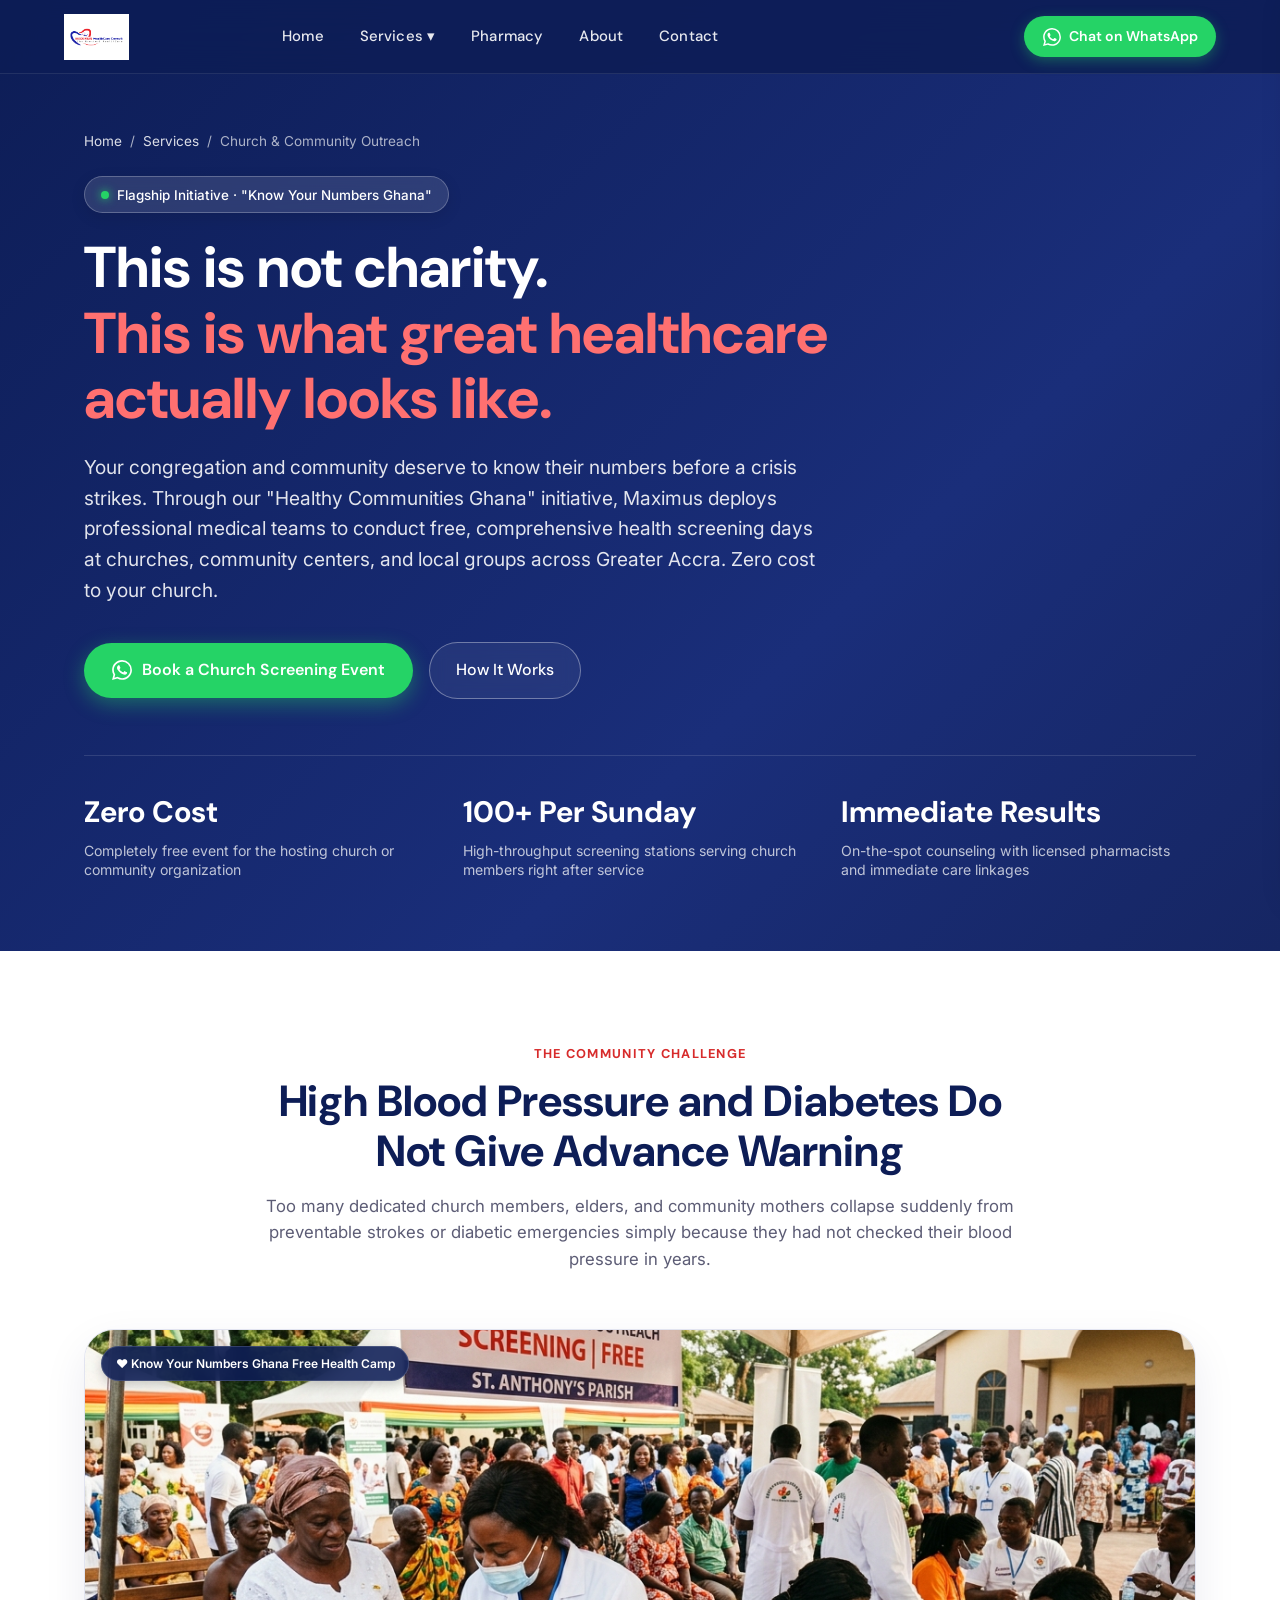
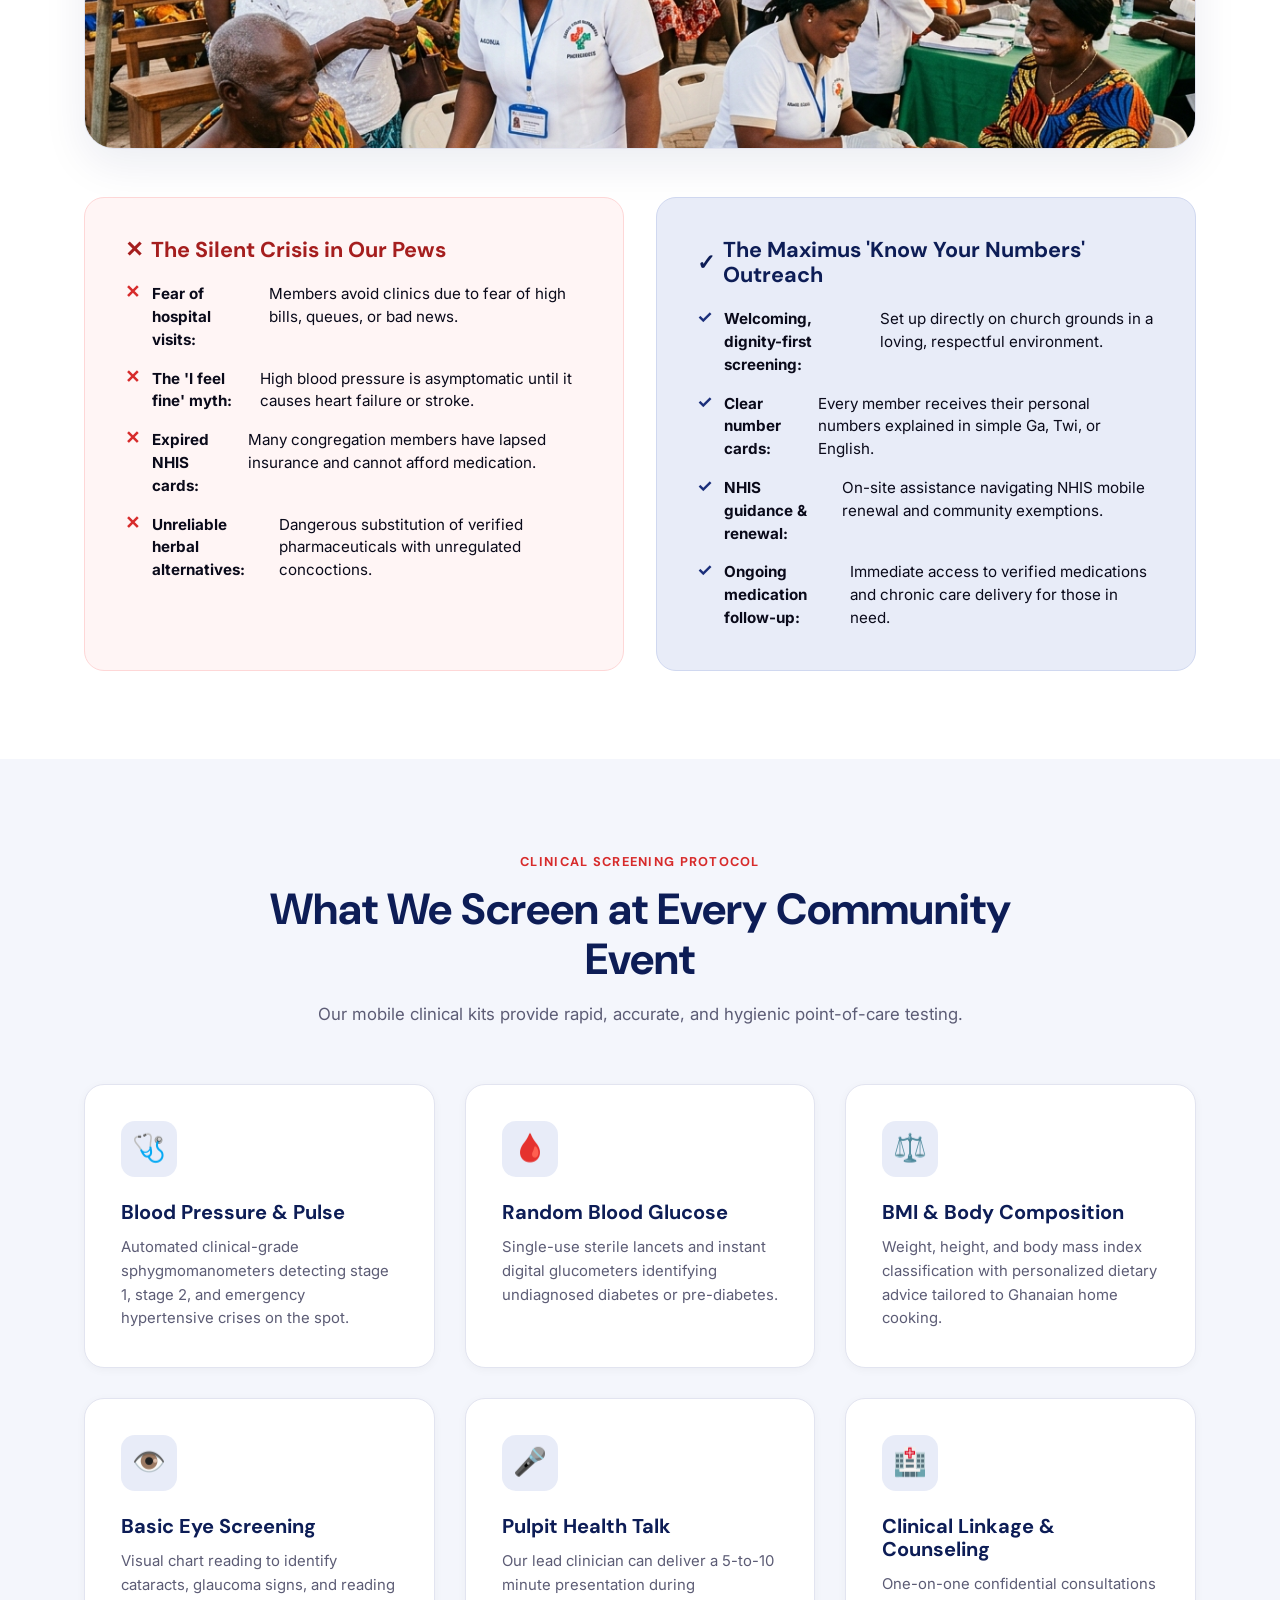
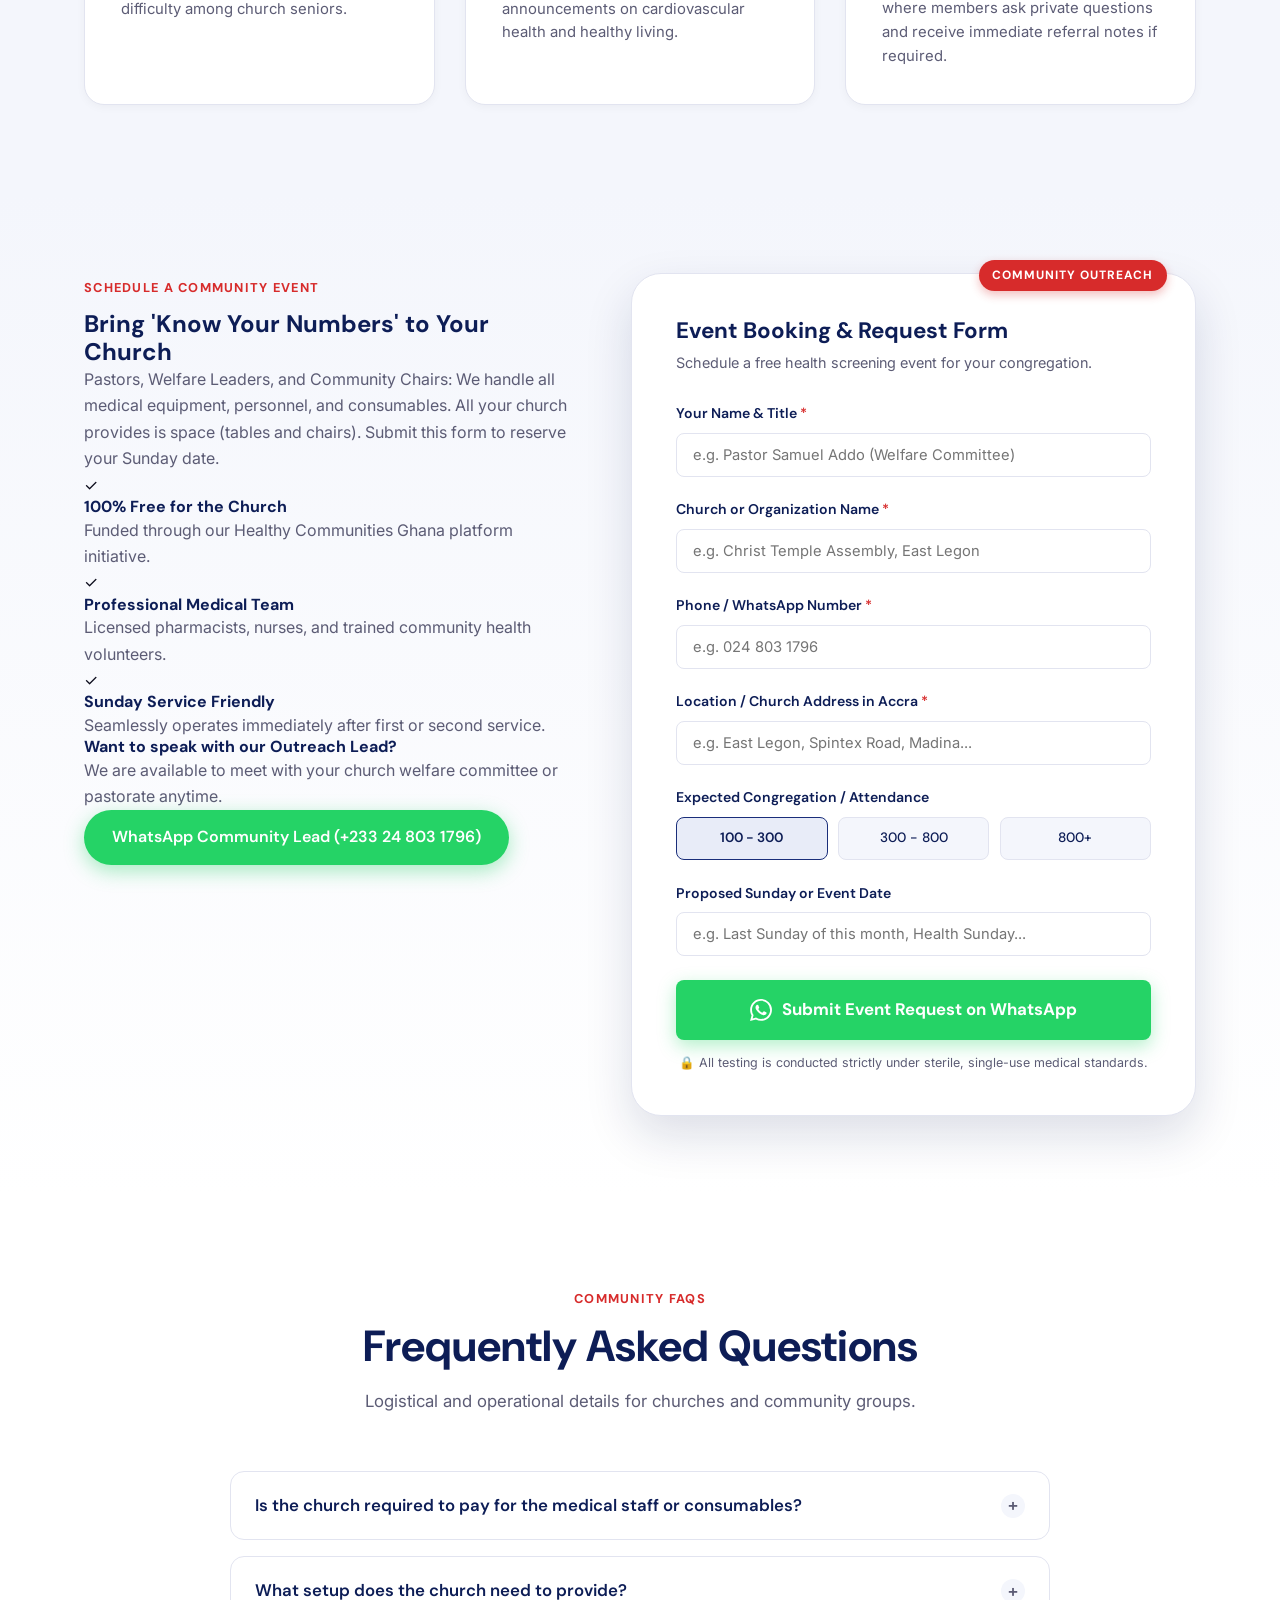
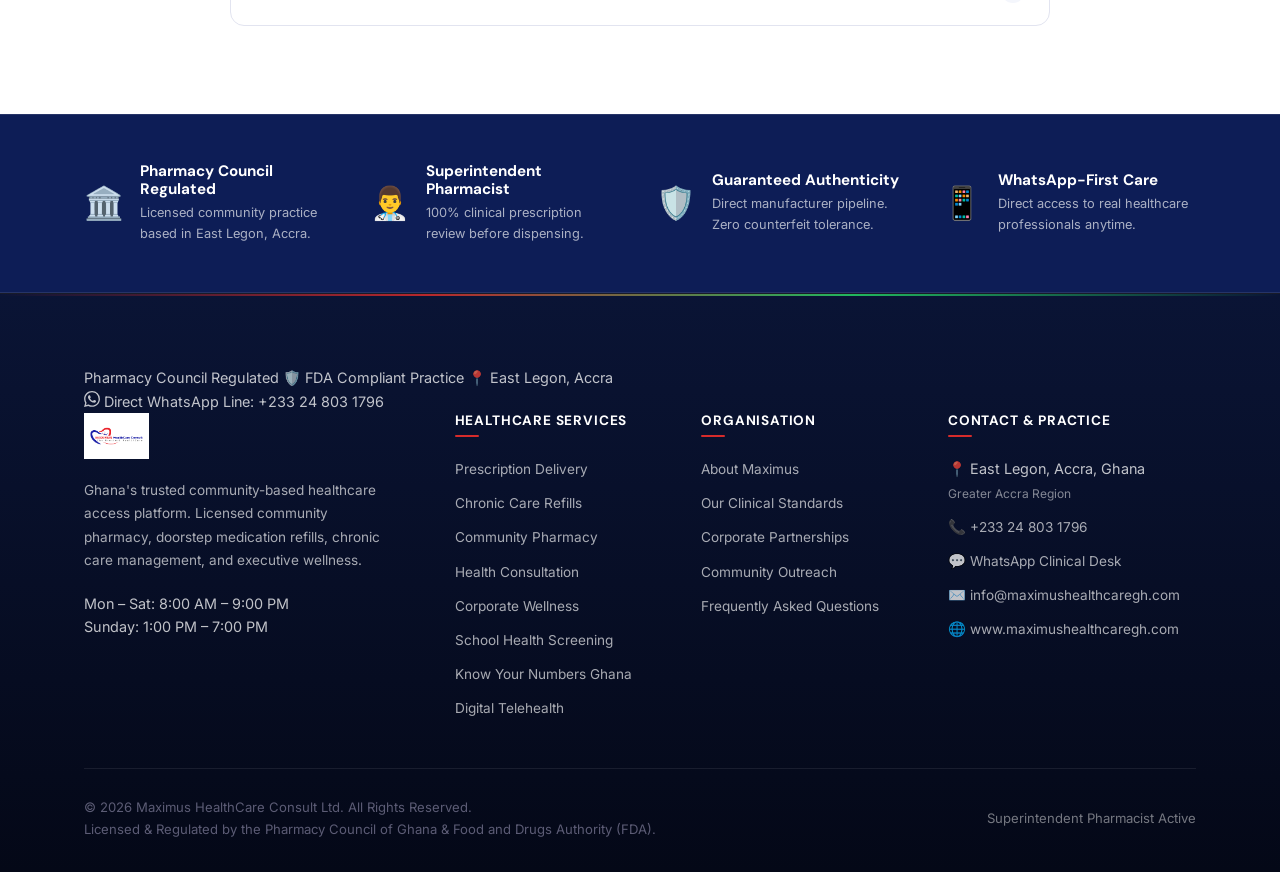
<file: service-community-outreach.html>
<!DOCTYPE html>
<html lang="en">
<head>
  <meta charset="UTF-8">
  <meta name="viewport" content="width=device-width, initial-scale=1.0">
  <meta name="description" content="Church & Community Health Outreach in Ghana. Free Know Your Numbers Ghana screening events for congregations & communities by Maximus HealthCare Consult.">
  <meta name="theme-color" content="#0D1D56">
  <title>Church & Community Health Outreach — Maximus HealthCare Consult</title>
  <link rel="preconnect" href="https://fonts.googleapis.com">
  <link href="https://fonts.googleapis.com/css2?family=DM+Sans:ital,opsz,wght@0,9..40,300;0,9..40,400;0,9..40,500;0,9..40,600;0,9..40,700;1,9..40,400&family=Inter:wght@300;400;500;600&display=swap" rel="stylesheet">
  <link rel="stylesheet" href="assets/css/services.css">

  <!-- Canonical & Social Meta -->
  <link rel="canonical" href="http://www.maximushealthcaregh.com/service-community-outreach.html">
  <meta property="og:site_name" content="Maximus HealthCare Consult">
  <meta property="og:title" content="Know Your Numbers Ghana: Church & Community Outreach — Maximus HealthCare">
  <meta property="og:description" content="Free community health screenings for churches, mosques, and civic groups across Accra. Blood pressure, blood glucose, BMI, cholesterol, and cardiovascular risk assessments.">
  <meta property="og:url" content="http://www.maximushealthcaregh.com/service-community-outreach.html">
  <meta property="og:type" content="website">
  <meta property="og:image" content="http://www.maximushealthcaregh.com/assets/images/logo.jpg">
  <meta property="og:locale" content="en_GH">
  <meta name="twitter:card" content="summary_large_image">
  <meta name="twitter:title" content="Know Your Numbers Ghana: Church & Community Outreach — Maximus HealthCare">
  <meta name="twitter:description" content="Free community health screenings for churches, mosques, and civic groups across Accra. Blood pressure, blood glucose, BMI, cholesterol, and cardiovascular risk assessments.">
  <meta name="twitter:image" content="http://www.maximushealthcaregh.com/assets/images/logo.jpg">

  <!-- Service JSON-LD Structured Data -->
  <script type="application/ld+json">
  {
    "@context": "https://schema.org",
    "@type": "Service",
    "@id": "http://www.maximushealthcaregh.com/service-community-outreach.html#service",
    "name": "Know Your Numbers Ghana Community Outreach",
    "description": "Free community health screenings for churches, mosques, and civic groups across Accra. Blood pressure, blood glucose, BMI, cholesterol, and cardiovascular risk assessments.",
    "provider": {
      "@type": ["MedicalBusiness", "Pharmacy"],
      "name": "Maximus HealthCare Consult",
      "url": "http://www.maximushealthcaregh.com/",
      "telephone": "+233248031796",
      "address": {
        "@type": "PostalAddress",
        "streetAddress": "East Legon",
        "addressLocality": "Accra",
        "addressCountry": "GH"
      }
    },
    "areaServed": {
      "@type": "City",
      "name": "Accra"
    },
    "hasOfferCatalog": {
      "@type": "OfferCatalog",
      "name": "Know Your Numbers Ghana Community Outreach"
    }
  }
  </script>

</head>
<body>

  <!-- Navigation -->
<header id="nav" role="banner">
  <a href="index.html" class="nav-logo" aria-label="Maximus HealthCare Consult — Home">
    <img src="assets/images/logo.jpg" alt="Maximus HealthCare Consult Logo" width="140" height="62" loading="eager">
  </a>

  <nav class="nav-center" aria-label="Main Navigation">
    <a href="index.html">Home</a>
    <div class="has-mega">
      <a href="index.html#services" aria-haspopup="true">Services ▾</a>
      <div class="mega" role="menu">
        <a class="mega-item" href="service-medication-delivery.html" role="menuitem">
          <div class="mega-ic">🚚</div>
          <div><h4>Medication Delivery</h4><p>Fast, verified delivery to your doorstep in Accra</p></div>
        </a>
        <a class="mega-item" href="service-chronic-care.html" role="menuitem">
          <div class="mega-ic">🔄</div>
          <div><h4>Chronic Care Subscriptions</h4><p>Auto-refills for hypertension, diabetes & asthma</p></div>
        </a>
        <a class="mega-item" href="service-community-pharmacy.html" role="menuitem">
          <div class="mega-ic">💊</div>
          <div><h4>Community Pharmacy</h4><p>Licensed pharmacy & verified supply chain in East Legon</p></div>
        </a>
        <a class="mega-item" href="service-health-consultation.html" role="menuitem">
          <div class="mega-ic">🩺</div>
          <div><h4>Health Consultation</h4><p>Expert clinical advisory, NHIS guidance & referrals</p></div>
        </a>
        <a class="mega-item" href="service-corporate-wellness.html" role="menuitem">
          <div class="mega-ic">🏢</div>
          <div><h4>Corporate Wellness</h4><p>Workplace screening & board-ready health reports</p></div>
        </a>
        <a class="mega-item" href="service-school-health.html" role="menuitem">
          <div class="mega-ic">🎓</div>
          <div><h4>School Health</h4><p>Student health screenings, menstrual & mental wellness</p></div>
        </a>
        <a class="mega-item active" href="service-community-outreach.html" role="menuitem">
          <div class="mega-ic">❤️</div>
          <div><h4>Community Outreach</h4><p>Free 'Know Your Numbers Ghana' health screening days</p></div>
        </a>
        <a class="mega-item" href="service-digital-health.html" role="menuitem">
          <div class="mega-ic">📱</div>
          <div><h4>Digital Health & Telehealth</h4><p>WhatsApp-first care, teleconsultations & records</p></div>
        </a>
      </div>
    </div>
    <a href="service-community-pharmacy.html">Pharmacy</a>
    <a href="index.html#about">About</a>
    <a href="index.html#contact">Contact</a>
  </nav>

  <div class="nav-right">
    <a href="https://wa.me/233248031796?text=Hello%20Maximus%20HealthCare%20Consult." 
       class="nav-cta" target="_blank" rel="noopener">
      <svg viewBox="0 0 24 24"><path d="M17.472 14.382c-.297-.149-1.758-.867-2.03-.967-.273-.099-.471-.148-.67.15-.197.297-.767.966-.94 1.164-.173.199-.347.223-.644.075-.297-.15-1.255-.463-2.39-1.475-.883-.788-1.48-1.761-1.653-2.059-.173-.297-.018-.458.13-.606.134-.133.298-.347.446-.52.149-.174.198-.298.298-.497.099-.198.05-.371-.025-.52-.075-.149-.669-1.612-.916-2.207-.242-.579-.487-.5-.669-.51-.173-.008-.371-.01-.57-.01-.198 0-.52.074-.792.372-.272.297-1.04 1.016-1.04 2.479 0 1.462 1.065 2.875 1.213 3.074.149.198 2.096 3.2 5.077 4.487.709.306 1.262.489 1.694.625.712.227 1.36.195 1.871.118.571-.085 1.758-.719 2.006-1.413.248-.694.248-1.289.173-1.413-.074-.124-.272-.198-.57-.347m-5.421 7.403h-.004a9.87 9.87 0 01-5.031-1.378l-.361-.214-3.741.982.998-3.648-.235-.374a9.86 9.86 0 01-1.51-5.26c.001-5.45 4.436-9.884 9.888-9.884 2.64 0 5.122 1.03 6.988 2.898a9.825 9.825 0 012.893 6.994c-.003 5.45-4.437 9.884-9.885 9.884m8.413-18.297A11.815 11.815 0 0012.05 0C5.495 0 .16 5.335.157 11.892c0 2.096.547 4.142 1.588 5.945L.057 24l6.305-1.654a11.882 11.882 0 005.683 1.448h.005c6.554 0 11.89-5.335 11.893-11.893a11.821 11.821 0 00-3.48-8.413z"/></svg>
      Chat on WhatsApp
    </a>
    <button class="hamburger" id="hamburger" onclick="openMenu()" aria-label="Open menu" aria-expanded="false">
      <span></span><span></span><span></span>
    </button>
  </div>
</header>

<!-- Mobile Drawer Overlay -->
<div class="mob-overlay" id="mob-overlay" onclick="closeMenu()"></div>

<!-- Mobile Sliding Drawer -->
<aside class="mob-drawer" id="mob-drawer" aria-hidden="true">
  <div class="mob-drawer-head">
    <img src="assets/images/logo.jpg" alt="Maximus HealthCare Consult">
    <button class="mob-close" onclick="closeMenu()" aria-label="Close menu">✕</button>
  </div>
  <div class="mob-nav-links">
    <a href="index.html">Home</a>
    <span style="font-size: 0.78rem; font-weight: 700; color: var(--muted); letter-spacing: 0.08em; text-transform: uppercase;">Our Services</span>
    <div class="mob-services-sub">
      <a href="service-medication-delivery.html">🚚 Medication Delivery</a>
      <a href="service-chronic-care.html">🔄 Chronic Care Subscriptions</a>
      <a href="service-community-pharmacy.html">💊 Community Pharmacy</a>
      <a href="service-health-consultation.html">🩺 Health Consultation</a>
      <a href="service-corporate-wellness.html">🏢 Corporate Wellness</a>
      <a href="service-school-health.html">🎓 School Health</a>
      <a href="service-community-outreach.html" class="active">❤️ Community Outreach</a>
      <a href="service-digital-health.html">📱 Digital Health & Telehealth</a>
    </div>
    <a href="index.html#about" onclick="closeMenu()">About Maximus</a>
    <a href="index.html#contact" onclick="closeMenu()">Contact & Location</a>
  </div>
  <div style="margin-top: auto; padding-top: 1.5rem;">
    <a href="https://wa.me/233248031796?text=Hello%20Maximus%20HealthCare." class="btn-primary-wa" style="width: 100%; justify-content: center;" target="_blank" rel="noopener">
      WhatsApp Us Now
    </a>
  </div>
</aside>

  <!-- Service Hero Section -->
  <section class="service-hero">
    <div class="container">
      <div class="breadcrumb">
        <a href="index.html">Home</a> <span>/</span>
        <a href="index.html#services">Services</a> <span>/</span>
        <span>Church & Community Outreach</span>
      </div>

      <div class="hero-pill">
        <div class="hero-pill-dot"></div>
        Flagship Initiative · "Know Your Numbers Ghana"
      </div>

      <h1>
        This is not charity.<br>
        <span>This is what great healthcare actually looks like.</span>
      </h1>

      <p class="lead">
        Your congregation and community deserve to know their numbers before a crisis strikes. Through our "Healthy Communities Ghana" initiative, Maximus deploys professional medical teams to conduct free, comprehensive health screening days at churches, community centers, and local groups across Greater Accra. Zero cost to your church.
      </p>

      <div class="hero-actions">
        <a href="#outreach-form" class="btn-primary-wa">
          <svg width="20" height="20" viewBox="0 0 24 24" fill="currentColor"><path d="M17.472 14.382c-.297-.149-1.758-.867-2.03-.967-.273-.099-.471-.148-.67.15-.197.297-.767.966-.94 1.164-.173.199-.347.223-.644.075-.297-.15-1.255-.463-2.39-1.475-.883-.788-1.48-1.761-1.653-2.059-.173-.297-.018-.458.13-.606.134-.133.298-.347.446-.52.149-.174.198-.298.298-.497.099-.198.05-.371-.025-.52-.075-.149-.669-1.612-.916-2.207-.242-.579-.487-.5-.669-.51-.173-.008-.371-.01-.57-.01-.198 0-.52.074-.792.372-.272.297-1.04 1.016-1.04 2.479 0 1.462 1.065 2.875 1.213 3.074.149.198 2.096 3.2 5.077 4.487.709.306 1.262.489 1.694.625.712.227 1.36.195 1.871.118.571-.085 1.758-.719 2.006-1.413.248-.694.248-1.289.173-1.413-.074-.124-.272-.198-.57-.347m-5.421 7.403h-.004a9.87 9.87 0 01-5.031-1.378l-.361-.214-3.741.982.998-3.648-.235-.374a9.86 9.86 0 01-1.51-5.26c.001-5.45 4.436-9.884 9.888-9.884 2.64 0 5.122 1.03 6.988 2.898a9.825 9.825 0 012.893 6.994c-.003 5.45-4.437 9.884-9.885 9.884m8.413-18.297A11.815 11.815 0 0012.05 0C5.495 0 .16 5.335.157 11.892c0 2.096.547 4.142 1.588 5.945L.057 24l6.305-1.654a11.882 11.882 0 005.683 1.448h.005c6.554 0 11.89-5.335 11.893-11.893a11.821 11.821 0 00-3.48-8.413z"/></svg>
          Book a Church Screening Event
        </a>
        <a href="#outreach-details" class="btn-outline-w">How It Works</a>
      </div>

      <div class="hero-stats-bar">
        <div class="hero-stat">
          <span class="hero-stat-num">Zero Cost</span>
          <span class="hero-stat-label">Completely free event for the hosting church or community organization</span>
        </div>
        <div class="hero-stat">
          <span class="hero-stat-num">100+ Per Sunday</span>
          <span class="hero-stat-label">High-throughput screening stations serving church members right after service</span>
        </div>
        <div class="hero-stat">
          <span class="hero-stat-num">Immediate Results</span>
          <span class="hero-stat-label">On-the-spot counseling with licensed pharmacists and immediate care linkages</span>
        </div>
      </div>
    </div>
  </section>

  <!-- Problem vs Solution -->
  <section class="section">
    <div class="container">
      <div class="sec-header">
        <span class="sec-tag">The Community Challenge</span>
        <h2>High Blood Pressure and Diabetes Do Not Give Advance Warning</h2>
        <p>Too many dedicated church members, elders, and community mothers collapse suddenly from preventable strokes or diabetic emergencies simply because they had not checked their blood pressure in years.</p>
      </div>

      <!-- Editorial Service Photo Showcase -->
      <div class="service-photo-banner">
        <img src="assets/images/community_screening.jpg" alt="Know Your Numbers Ghana Free Community Health Screening Camp" loading="lazy">
        <span class="service-photo-tag">❤️ Know Your Numbers Ghana Free Health Camp</span>
      </div>


      <div class="comparison-grid">
        <div class="comp-card problem">
          <h3><span>✕</span> The Silent Crisis in Our Pews</h3>
          <ul class="comp-list problem">
            <li><span class="icon">✕</span> <strong>Fear of hospital visits:</strong> Members avoid clinics due to fear of high bills, queues, or bad news.</li>
            <li><span class="icon">✕</span> <strong>The 'I feel fine' myth:</strong> High blood pressure is asymptomatic until it causes heart failure or stroke.</li>
            <li><span class="icon">✕</span> <strong>Expired NHIS cards:</strong> Many congregation members have lapsed insurance and cannot afford medication.</li>
            <li><span class="icon">✕</span> <strong>Unreliable herbal alternatives:</strong> Dangerous substitution of verified pharmaceuticals with unregulated concoctions.</li>
          </ul>
        </div>

        <div class="comp-card solution">
          <h3><span>✓</span> The Maximus 'Know Your Numbers' Outreach</h3>
          <ul class="comp-list solution">
            <li><span class="icon">✓</span> <strong>Welcoming, dignity-first screening:</strong> Set up directly on church grounds in a loving, respectful environment.</li>
            <li><span class="icon">✓</span> <strong>Clear number cards:</strong> Every member receives their personal numbers explained in simple Ga, Twi, or English.</li>
            <li><span class="icon">✓</span> <strong>NHIS guidance & renewal:</strong> On-site assistance navigating NHIS mobile renewal and community exemptions.</li>
            <li><span class="icon">✓</span> <strong>Ongoing medication follow-up:</strong> Immediate access to verified medications and chronic care delivery for those in need.</li>
          </ul>
        </div>
      </div>
    </div>
  </section>

  <!-- What We Test -->
  <section class="section section-smoke" id="outreach-details">
    <div class="container">
      <div class="sec-header">
        <span class="sec-tag">Clinical Screening Protocol</span>
        <h2>What We Screen at Every Community Event</h2>
        <p>Our mobile clinical kits provide rapid, accurate, and hygienic point-of-care testing.</p>
      </div>

      <div class="features-grid">
        <div class="feature-card">
          <div class="feature-icon">🩺</div>
          <h3>Blood Pressure & Pulse</h3>
          <p>Automated clinical-grade sphygmomanometers detecting stage 1, stage 2, and emergency hypertensive crises on the spot.</p>
        </div>

        <div class="feature-card">
          <div class="feature-icon">🩸</div>
          <h3>Random Blood Glucose</h3>
          <p>Single-use sterile lancets and instant digital glucometers identifying undiagnosed diabetes or pre-diabetes.</p>
        </div>

        <div class="feature-card">
          <div class="feature-icon">⚖️</div>
          <h3>BMI & Body Composition</h3>
          <p>Weight, height, and body mass index classification with personalized dietary advice tailored to Ghanaian home cooking.</p>
        </div>

        <div class="feature-card">
          <div class="feature-icon">👁️</div>
          <h3>Basic Eye Screening</h3>
          <p>Visual chart reading to identify cataracts, glaucoma signs, and reading difficulty among church seniors.</p>
        </div>

        <div class="feature-card">
          <div class="feature-icon">🎤</div>
          <h3>Pulpit Health Talk</h3>
          <p>Our lead clinician can deliver a 5-to-10 minute presentation during announcements on cardiovascular health and healthy living.</p>
        </div>

        <div class="feature-card">
          <div class="feature-icon">🏥</div>
          <h3>Clinical Linkage & Counseling</h3>
          <p>One-on-one confidential consultations where members ask private questions and receive immediate referral notes if required.</p>
        </div>
      </div>
    </div>
  </section>

  <!-- Interactive WhatsApp Intake Form -->
  <section class="form-section-wrapper" id="outreach-form">
    <div class="container">
      <div class="form-layout">
        <div class="form-info-col">
          <span class="sec-tag">Schedule a Community Event</span>
          <h2>Bring 'Know Your Numbers' to Your Church</h2>
          <p>
            Pastors, Welfare Leaders, and Community Chairs: We handle all medical equipment, personnel, and consumables. All your church provides is space (tables and chairs). Submit this form to reserve your Sunday date.
          </p>

          <div class="trust-bullets">
            <div class="trust-bullet">
              <div class="trust-bullet-icon">✓</div>
              <div>
                <h4>100% Free for the Church</h4>
                <p>Funded through our Healthy Communities Ghana platform initiative.</p>
              </div>
            </div>
            <div class="trust-bullet">
              <div class="trust-bullet-icon">✓</div>
              <div>
                <h4>Professional Medical Team</h4>
                <p>Licensed pharmacists, nurses, and trained community health volunteers.</p>
              </div>
            </div>
            <div class="trust-bullet">
              <div class="trust-bullet-icon">✓</div>
              <div>
                <h4>Sunday Service Friendly</h4>
                <p>Seamlessly operates immediately after first or second service.</p>
              </div>
            </div>
          </div>

          <div class="direct-wa-box">
            <h4>Want to speak with our Outreach Lead?</h4>
            <p>We are available to meet with your church welfare committee or pastorate anytime.</p>
            <a href="https://wa.me/233248031796?text=Hello%20Maximus%2C%20I%20represent%20a%20church%2Fcommunity%20and%20want%20to%20schedule%20a%20screening%20event." 
               class="btn-primary-wa" style="display: inline-flex; width: auto;" target="_blank" rel="noopener">
              WhatsApp Community Lead (+233 24 803 1796)
            </a>
          </div>
        </div>

        <!-- Form Card -->
        <div class="form-card">
          <div class="form-card-badge">Community Outreach</div>
          <h3>Event Booking & Request Form</h3>
          <p class="form-subtitle">Schedule a free health screening event for your congregation.</p>

          <form onsubmit="return handleWhatsAppSubmit(event, 'Church & Community Outreach')">
            <div class="form-group">
              <label for="fullname">Your Name & Title <span class="req">*</span></label>
              <input type="text" id="fullname" name="fullname" class="form-control" placeholder="e.g. Pastor Samuel Addo (Welfare Committee)" required>
            </div>

            <div class="form-group">
              <label for="org-name">Church or Organization Name <span class="req">*</span></label>
              <input type="text" id="org-name" name="organization_name" data-label="Church / Org Name" class="form-control" placeholder="e.g. Christ Temple Assembly, East Legon" required>
            </div>

            <div class="form-group">
              <label for="phone">Phone / WhatsApp Number <span class="req">*</span></label>
              <input type="tel" id="phone" name="phone" class="form-control" placeholder="e.g. 024 803 1796" required>
            </div>

            <div class="form-group">
              <label for="location">Location / Church Address in Accra <span class="req">*</span></label>
              <input type="text" id="location" name="location" data-label="Location" class="form-control" placeholder="e.g. East Legon, Spintex Road, Madina..." required>
            </div>

            <div class="form-group">
              <label>Expected Congregation / Attendance</label>
              <div class="radio-pills">
                <div class="radio-pill">
                  <input type="radio" id="att-sm" name="attendance" data-label="Estimated Attendance" value="100 - 300 members" checked>
                  <label for="att-sm">100 - 300</label>
                </div>
                <div class="radio-pill">
                  <input type="radio" id="att-md" name="attendance" data-label="Estimated Attendance" value="300 - 800 members">
                  <label for="att-md">300 - 800</label>
                </div>
                <div class="radio-pill">
                  <input type="radio" id="att-lg" name="attendance" data-label="Estimated Attendance" value="800+ members">
                  <label for="att-lg">800+</label>
                </div>
              </div>
            </div>

            <div class="form-group">
              <label for="proposed-date">Proposed Sunday or Event Date</label>
              <input type="text" id="proposed-date" name="proposed_date" data-label="Proposed Date" class="form-control" placeholder="e.g. Last Sunday of this month, Health Sunday...">
            </div>

            <button type="submit" class="btn-form-submit">
              <svg viewBox="0 0 24 24"><path d="M17.472 14.382c-.297-.149-1.758-.867-2.03-.967-.273-.099-.471-.148-.67.15-.197.297-.767.966-.94 1.164-.173.199-.347.223-.644.075-.297-.15-1.255-.463-2.39-1.475-.883-.788-1.48-1.761-1.653-2.059-.173-.297-.018-.458.13-.606.134-.133.298-.347.446-.52.149-.174.198-.298.298-.497.099-.198.05-.371-.025-.52-.075-.149-.669-1.612-.916-2.207-.242-.579-.487-.5-.669-.51-.173-.008-.371-.01-.57-.01-.198 0-.52.074-.792.372-.272.297-1.04 1.016-1.04 2.479 0 1.462 1.065 2.875 1.213 3.074.149.198 2.096 3.2 5.077 4.487.709.306 1.262.489 1.694.625.712.227 1.36.195 1.871.118.571-.085 1.758-.719 2.006-1.413.248-.694.248-1.289.173-1.413-.074-.124-.272-.198-.57-.347m-5.421 7.403h-.004a9.87 9.87 0 01-5.031-1.378l-.361-.214-3.741.982.998-3.648-.235-.374a9.86 9.86 0 01-1.51-5.26c.001-5.45 4.436-9.884 9.888-9.884 2.64 0 5.122 1.03 6.988 2.898a9.825 9.825 0 012.893 6.994c-.003 5.45-4.437 9.884-9.885 9.884m8.413-18.297A11.815 11.815 0 0012.05 0C5.495 0 .16 5.335.157 11.892c0 2.096.547 4.142 1.588 5.945L.057 24l6.305-1.654a11.882 11.882 0 005.683 1.448h.005c6.554 0 11.89-5.335 11.893-11.893a11.821 11.821 0 00-3.48-8.413z"/></svg>
              <span>Submit Event Request on WhatsApp</span>
            </button>
            <p class="form-privacy-note">🔒 All testing is conducted strictly under sterile, single-use medical standards.</p>
          </form>
        </div>
      </div>
    </div>
  </section>

  <!-- FAQ Section -->
  <section class="section">
    <div class="container">
      <div class="sec-header">
        <span class="sec-tag">Community FAQs</span>
        <h2>Frequently Asked Questions</h2>
        <p>Logistical and operational details for churches and community groups.</p>
      </div>

      <div class="faq-accordion">
        <div class="faq-item">
          <button class="faq-q" onclick="toggleFaq(this)" aria-expanded="false">
            Is the church required to pay for the medical staff or consumables?
            <span class="faq-icon">+</span>
          </button>
          <div class="faq-ans">
            <p>No. Maximus HealthCare Consult provides all certified testing kits, lancets, alcohol swabs, diagnostic monitors, and licensed personnel as part of our Healthy Communities Ghana outreach platform. There is no invoice issued to the church.</p>
          </div>
        </div>

        <div class="faq-item">
          <button class="faq-q" onclick="toggleFaq(this)" aria-expanded="false">
            What setup does the church need to provide?
            <span class="faq-icon">+</span>
          </button>
          <div class="faq-ans">
            <p>All we require is a well-ventilated space (such as a church hall or canopied area on the grounds) with 4 to 6 tables and approximately 10 to 12 chairs. We arrive 45 minutes prior to service close to set up the stations.</p>
          </div>
        </div>
      </div>
    </div>
  </section>

  <!-- Clinical Credibility Strip -->
  <section class="trust-strip">
    <div class="container">
      <div class="trust-strip-grid">
        <div class="trust-item">
          <div class="trust-item-icon">🏛️</div>
          <div>
            <h4>Pharmacy Council Regulated</h4>
            <p>Licensed community practice based in East Legon, Accra.</p>
          </div>
        </div>
        <div class="trust-item">
          <div class="trust-item-icon">👨‍⚕️</div>
          <div>
            <h4>Superintendent Pharmacist</h4>
            <p>100% clinical prescription review before dispensing.</p>
          </div>
        </div>
        <div class="trust-item">
          <div class="trust-item-icon">🛡️</div>
          <div>
            <h4>Guaranteed Authenticity</h4>
            <p>Direct manufacturer pipeline. Zero counterfeit tolerance.</p>
          </div>
        </div>
        <div class="trust-item">
          <div class="trust-item-icon">📱</div>
          <div>
            <h4>WhatsApp-First Care</h4>
            <p>Direct access to real healthcare professionals anytime.</p>
          </div>
        </div>
      </div>
    </div>
  </section>

    <!-- FOOTER -->
  <footer role="contentinfo">
    <div class="container">
      <!-- Top Accreditations & Direct Connect Bar -->
      <div class="ft-top-bar">
        <div class="ft-trust-badges">
          <span class="ft-badge"><span class="ft-badge-dot"></span> Pharmacy Council Regulated</span>
          <span class="ft-badge">🛡️ FDA Compliant Practice</span>
          <span class="ft-badge">📍 East Legon, Accra</span>
        </div>
        <a href="https://wa.me/233248031796?text=Hello%20Maximus%20HealthCare%20Consult." class="ft-wa-pill" target="_blank" rel="noopener">
          <svg viewBox="0 0 24 24" width="16" height="16" fill="currentColor" aria-hidden="true"><path d="M17.472 14.382c-.297-.149-1.758-.867-2.03-.967-.273-.099-.471-.148-.67.15-.197.297-.767.966-.94 1.164-.173.199-.347.223-.644.075-.297-.15-1.255-.463-2.39-1.475-.883-.788-1.48-1.761-1.653-2.059-.173-.297-.018-.458.13-.606.134-.133.298-.347.446-.52.149-.174.198-.298.298-.497.099-.198.05-.371-.025-.52-.075-.149-.669-1.612-.916-2.207-.242-.579-.487-.5-.669-.51-.173-.008-.371-.01-.57-.01-.198 0-.52.074-.792.372-.272.297-1.04 1.016-1.04 2.479 0 1.462 1.065 2.875 1.213 3.074.149.198 2.096 3.2 5.077 4.487.709.306 1.262.489 1.694.625.712.227 1.36.195 1.871.118.571-.085 1.758-.719 2.006-1.413.248-.694.248-1.289.173-1.413-.074-.124-.272-.198-.57-.347m-5.421 7.403h-.004a9.87 9.87 0 01-5.031-1.378l-.361-.214-3.741.982.998-3.648-.235-.374a9.86 9.86 0 01-1.51-5.26c.001-5.45 4.436-9.884 9.888-9.884 2.64 0 5.122 1.03 6.988 2.898a9.825 9.825 0 012.893 6.994c-.003 5.45-4.437 9.884-9.885 9.884m8.413-18.297A11.815 11.815 0 0012.05 0C5.495 0 .16 5.335.157 11.892c0 2.096.547 4.142 1.588 5.945L.057 24l6.305-1.654a11.882 11.882 0 005.683 1.448h.005c6.554 0 11.89-5.335 11.893-11.893a11.821 11.821 0 00-3.48-8.413z"/></svg>
          <span>Direct WhatsApp Line: +233 24 803 1796</span>
        </a>
      </div>

      <!-- Main Footer Grid -->
      <div class="ft-grid">
        <div class="ft-brand">
          <a href="index.html" class="ft-logo-link">
            <img src="assets/images/logo.jpg" alt="Maximus HealthCare Consult Logo" width="140" height="62" loading="lazy">
          </a>
          <p>Ghana's trusted community-based healthcare access platform. Licensed community pharmacy, doorstep medication refills, chronic care management, and executive wellness.</p>
          <div class="ft-hours">
            <div class="ft-hour-item"><span class="ft-hour-label">Mon – Sat:</span> 8:00 AM – 9:00 PM</div>
            <div class="ft-hour-item"><span class="ft-hour-label">Sunday:</span> 1:00 PM – 7:00 PM</div>
          </div>
        </div>

        <div class="ft-col">
          <h4>Healthcare Services</h4>
          <ul>
            <li><a href="service-medication-delivery.html">Prescription Delivery</a></li>
            <li><a href="service-chronic-care.html">Chronic Care Refills</a></li>
            <li><a href="service-community-pharmacy.html">Community Pharmacy</a></li>
            <li><a href="service-health-consultation.html">Health Consultation</a></li>
            <li><a href="service-corporate-wellness.html">Corporate Wellness</a></li>
            <li><a href="service-school-health.html">School Health Screening</a></li>
            <li><a href="service-community-outreach.html">Know Your Numbers Ghana</a></li>
            <li><a href="service-digital-health.html">Digital Telehealth</a></li>
          </ul>
        </div>

        <div class="ft-col">
          <h4>Organisation</h4>
          <ul>
            <li><a href="index.html#about">About Maximus</a></li>
            <li><a href="index.html#why-us">Our Clinical Standards</a></li>
            <li><a href="https://wa.me/233248031796?text=I%20am%20interested%20in%20corporate%20partnership." target="_blank" rel="noopener">Corporate Partnerships</a></li>
            <li><a href="https://wa.me/233248031796?text=Tell%20me%20about%20community%20outreach%20sponsorship." target="_blank" rel="noopener">Community Outreach</a></li>
            <li><a href="service-community-pharmacy.html#faq">Frequently Asked Questions</a></li>
          </ul>
        </div>

        <div class="ft-col ft-contact-col">
          <h4>Contact &amp; Practice</h4>
          <ul class="ft-contact-list">
            <li>
              <span class="ft-ci">📍</span>
              <span>East Legon, Accra, Ghana<br><small style="color:rgba(255,255,255,0.5);">Greater Accra Region</small></span>
            </li>
            <li>
              <span class="ft-ci">📞</span>
              <a href="tel:+233248031796">+233 24 803 1796</a>
            </li>
            <li>
              <span class="ft-ci">💬</span>
              <a href="https://wa.me/233248031796" target="_blank" rel="noopener">WhatsApp Clinical Desk</a>
            </li>
            <li>
              <span class="ft-ci">✉️</span>
              <a href="mailto:info@maximushealthcaregh.com">info@maximushealthcaregh.com</a>
            </li>
            <li>
              <span class="ft-ci">🌐</span>
              <a href="http://www.maximushealthcaregh.com/">www.maximushealthcaregh.com</a>
            </li>
          </ul>
        </div>
      </div>

      <!-- Bottom Copyright & Compliance Bar -->
      <div class="ft-bottom">
        <div class="ft-bottom-copy">
          <p>&copy; 2026 Maximus HealthCare Consult Ltd. All Rights Reserved.</p>
          <p class="ft-subcopy">Licensed &amp; Regulated by the Pharmacy Council of Ghana &amp; Food and Drugs Authority (FDA).</p>
        </div>
        <div class="ft-bottom-actions">
          <a href="https://wa.me/233248031796?text=Hello%20Maximus." class="ft-status-pill" target="_blank" rel="noopener">
            <span class="ft-pulse-dot"></span>
            <span>Superintendent Pharmacist Active</span>
          </a>
        </div>
      </div>
    </div>
  </footer>

  <!-- Circular WhatsApp Chatbot Widget initialized via assets/js/wa-chatbot.js (bottom-left) -->

  <script src="assets/js/whatsapp-form.js"></script>
<script src="assets/js/nav.js"></script>
<script src="assets/js/animations.js" defer></script>
</body>
</html>
</file>
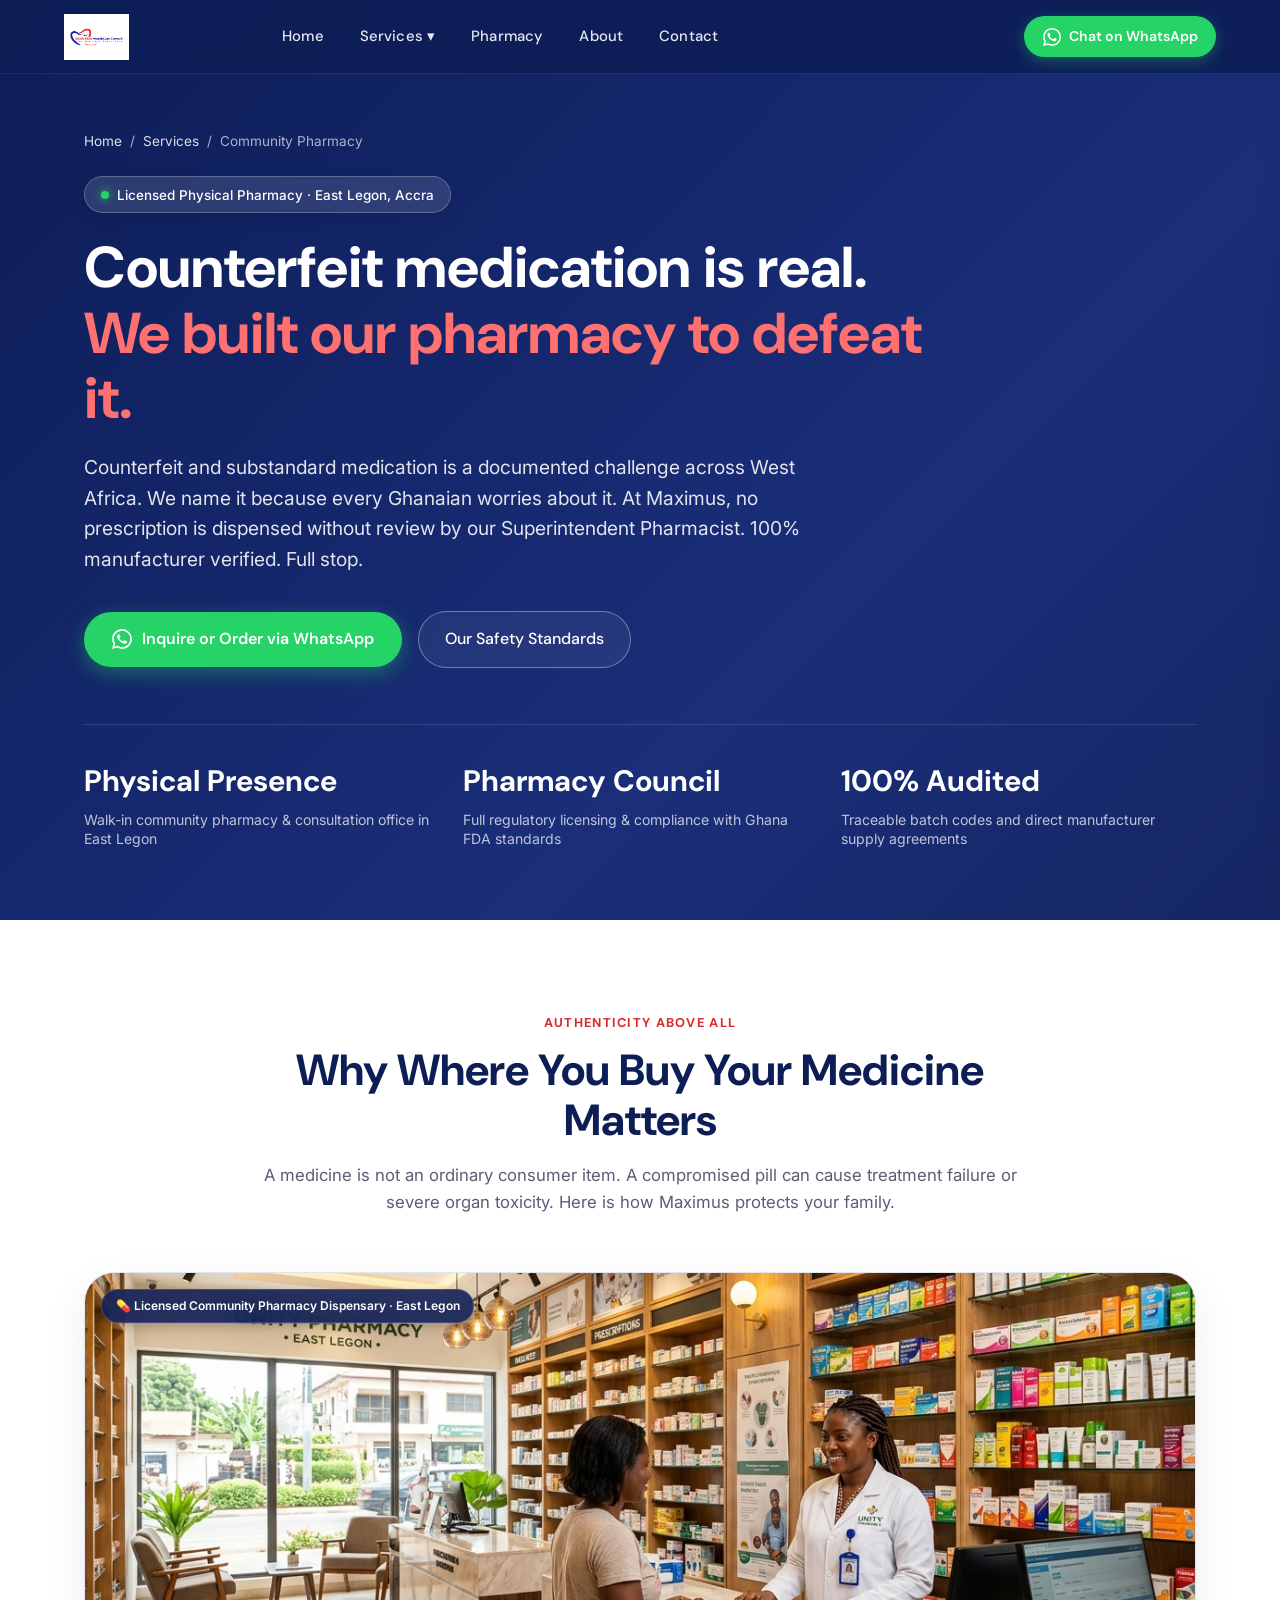
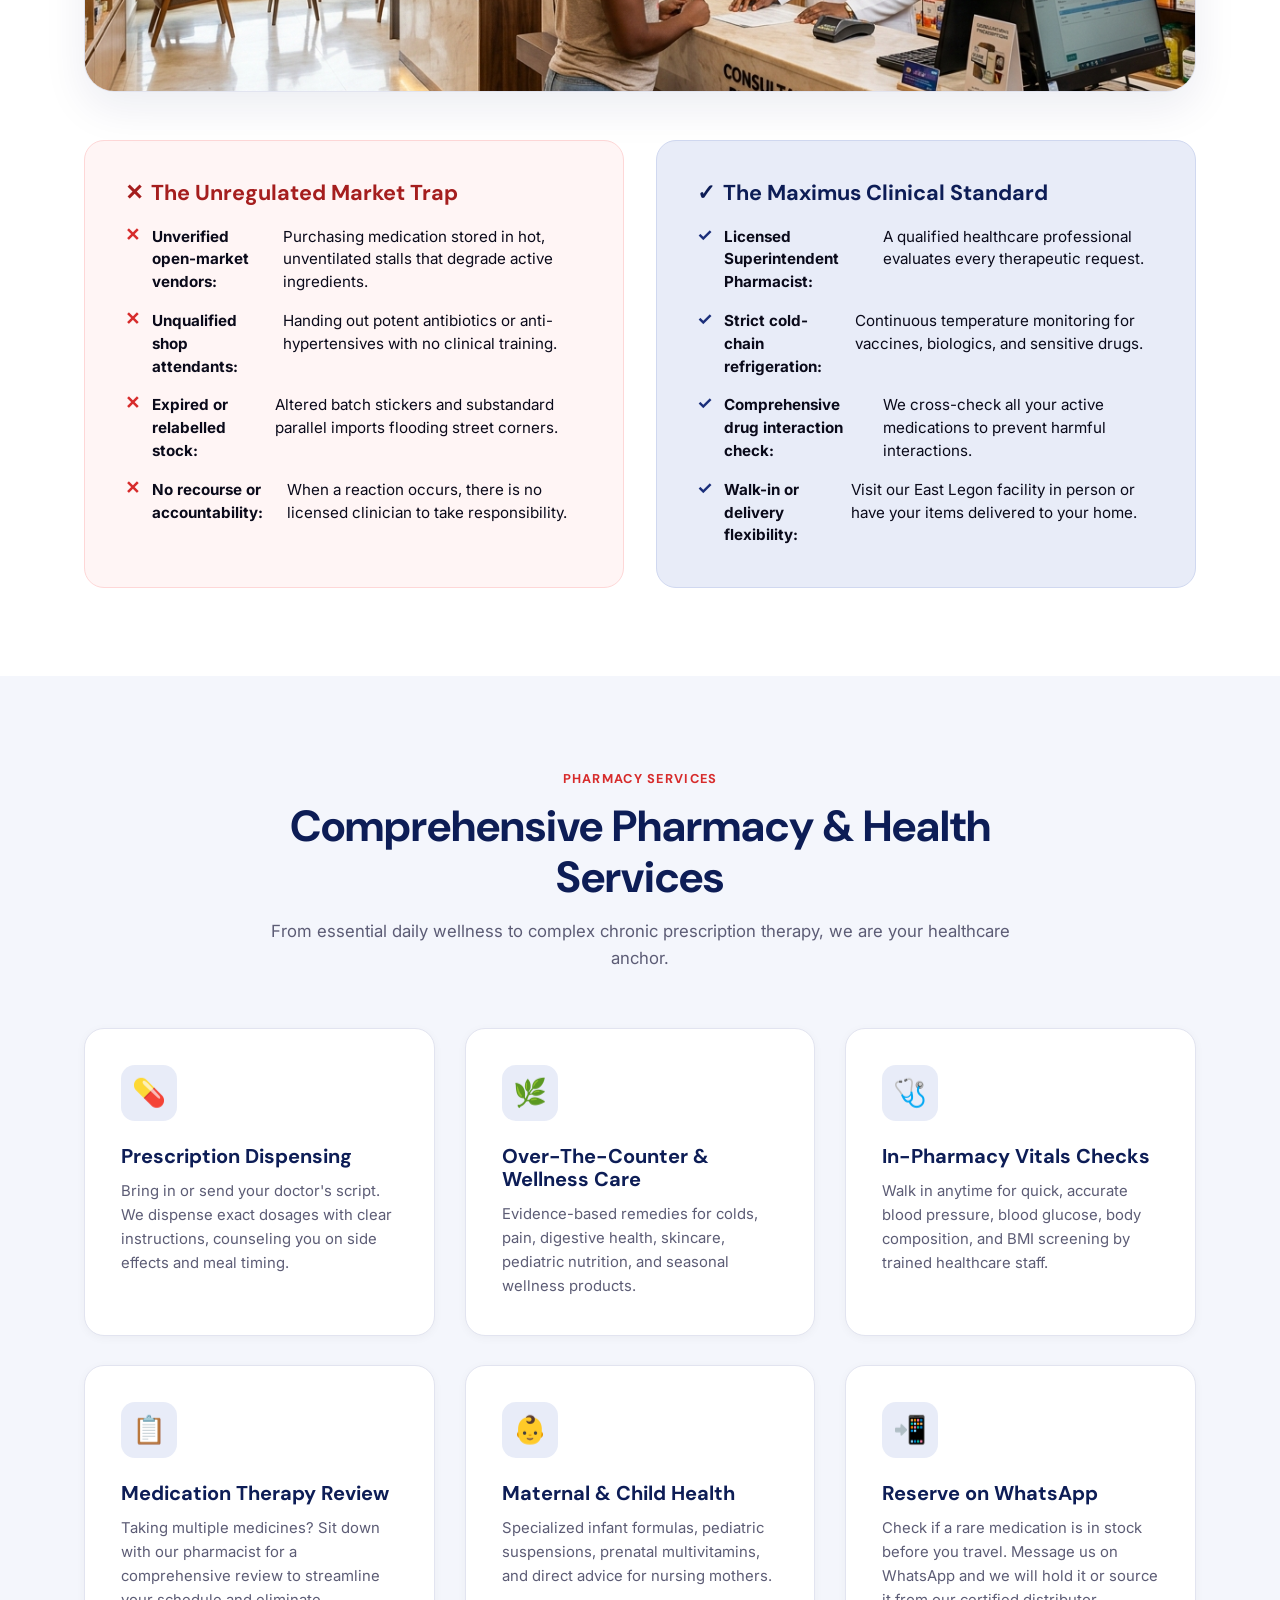
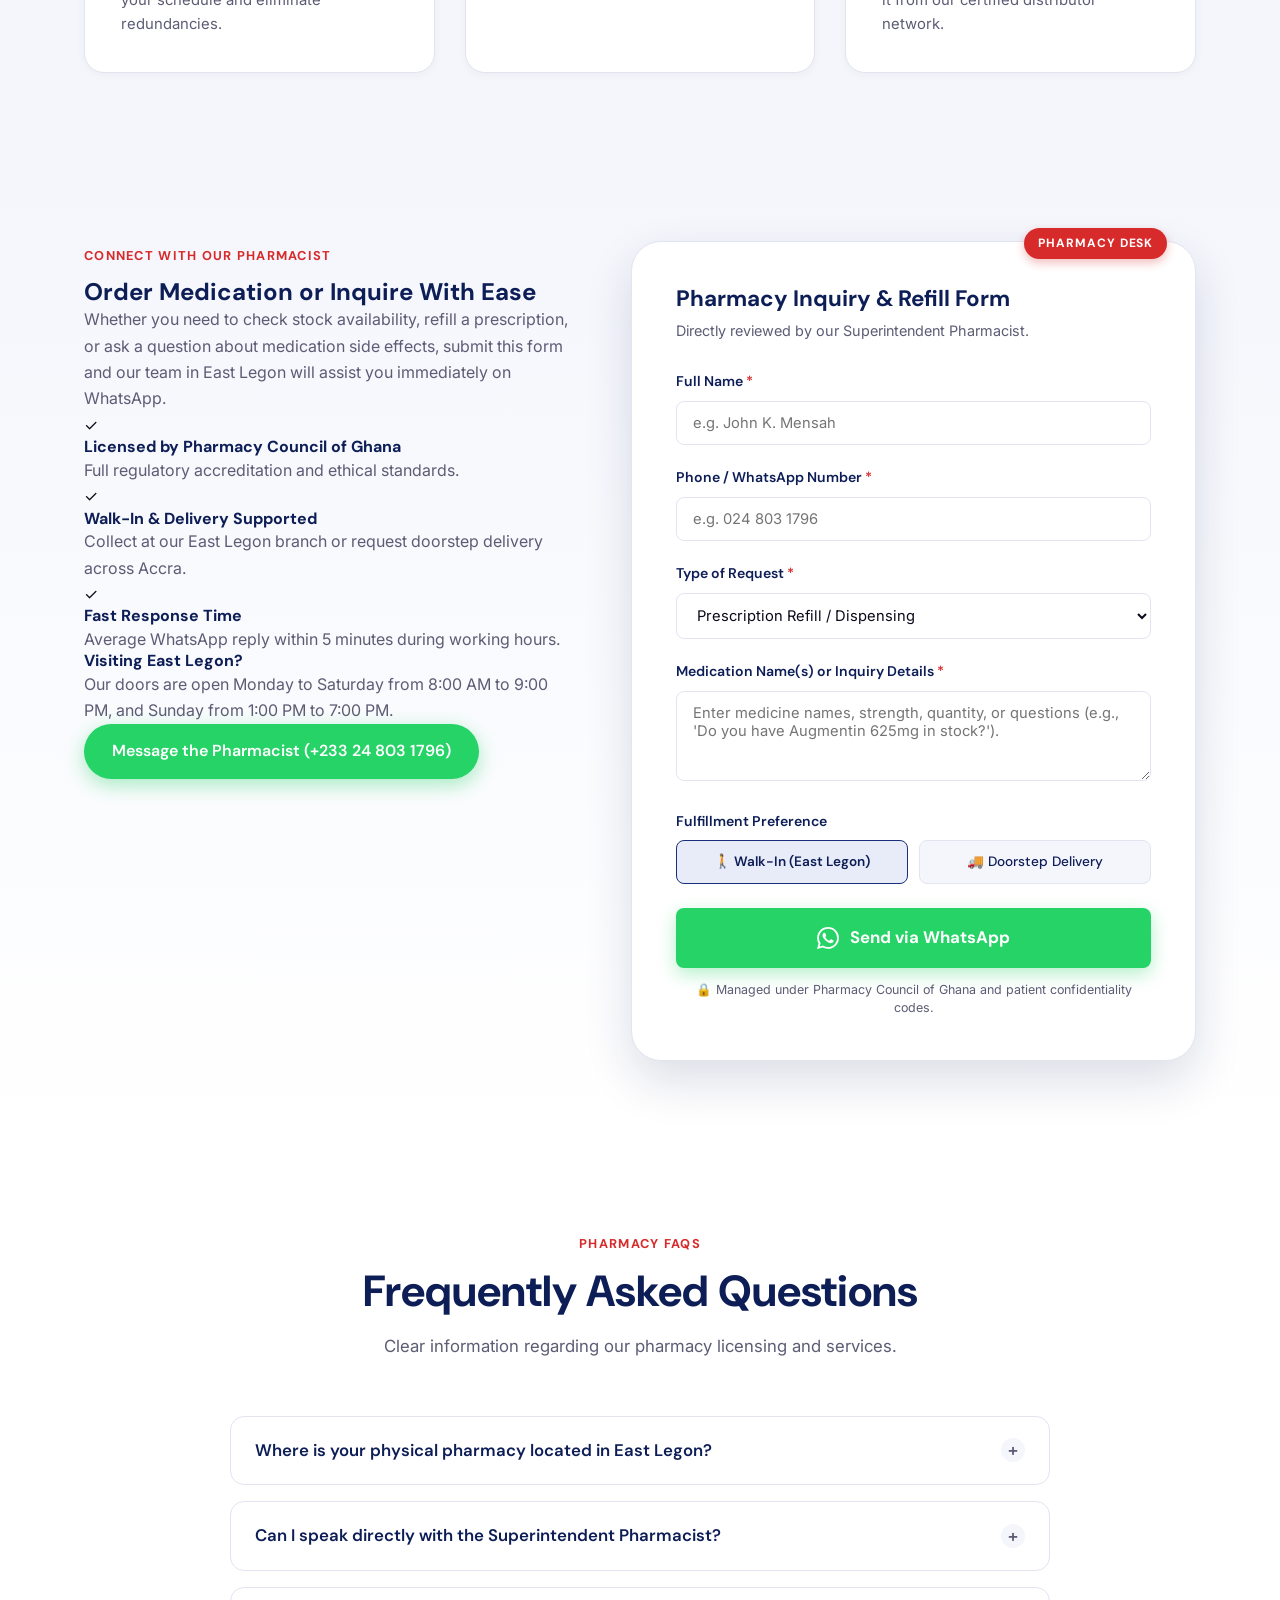
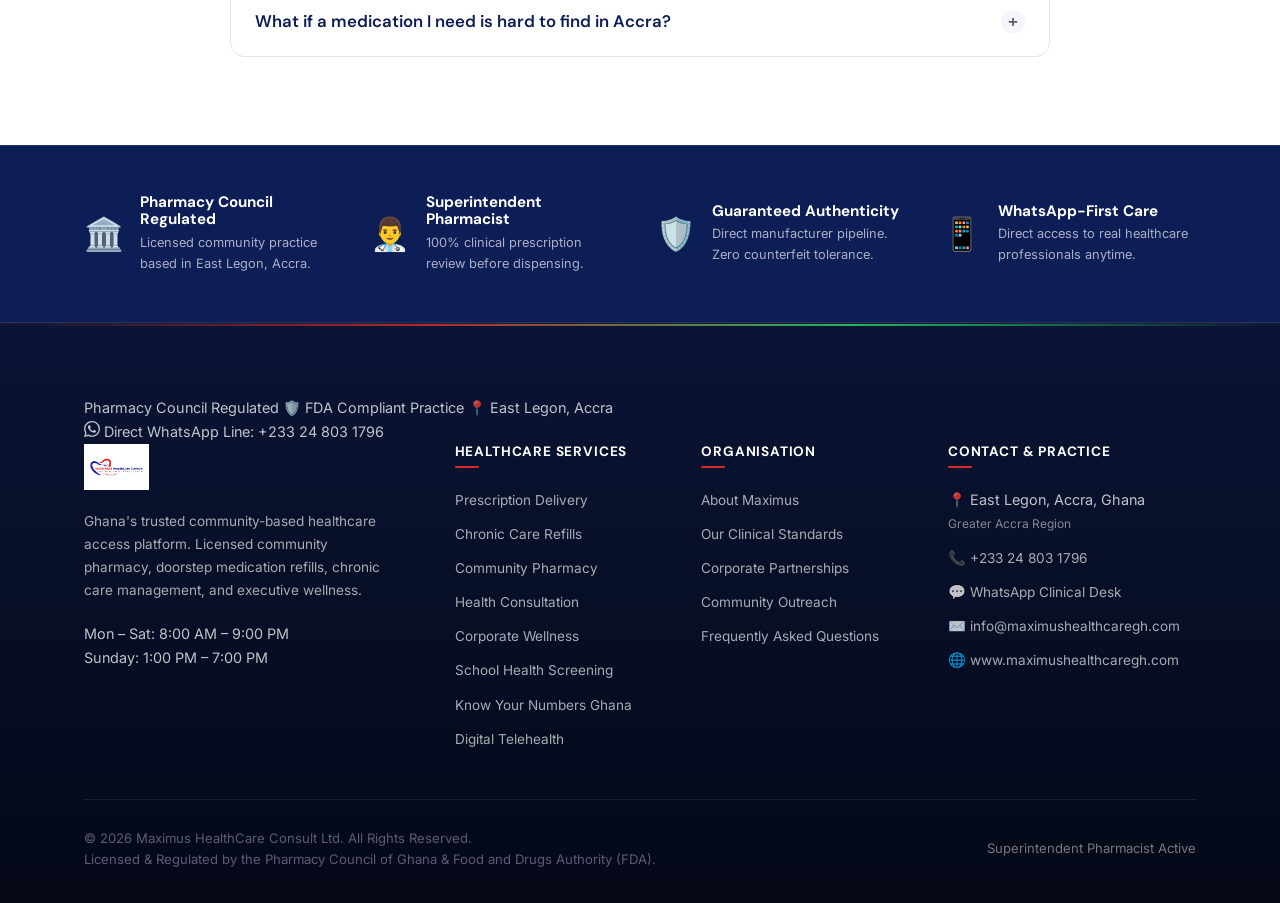
<file: service-community-pharmacy.html>
<!DOCTYPE html>
<html lang="en">
<head>
  <meta charset="UTF-8">
  <meta name="viewport" content="width=device-width, initial-scale=1.0">
  <meta name="description" content="Maximus HealthCare Consult Licensed Community Pharmacy in East Legon, Accra. 100% verified authentic medications, clinical oversight, and pharmacist consultations.">
  <meta name="theme-color" content="#0D1D56">
  <title>Community Pharmacy — Maximus HealthCare Consult</title>
  <link rel="preconnect" href="https://fonts.googleapis.com">
  <link href="https://fonts.googleapis.com/css2?family=DM+Sans:ital,opsz,wght@0,9..40,300;0,9..40,400;0,9..40,500;0,9..40,600;0,9..40,700;1,9..40,400&family=Inter:wght@300;400;500;600&display=swap" rel="stylesheet">
  <link rel="stylesheet" href="assets/css/services.css">

  <!-- Canonical & Social Meta -->
  <link rel="canonical" href="http://www.maximushealthcaregh.com/service-community-pharmacy.html">
  <meta property="og:site_name" content="Maximus HealthCare Consult">
  <meta property="og:title" content="Licensed Community Pharmacy in East Legon — Maximus HealthCare Consult">
  <meta property="og:description" content="East Legon's trusted licensed community pharmacy. Genuine medications, OTC treatments, pediatric medicines, clinical consultations, and WhatsApp reservations.">
  <meta property="og:url" content="http://www.maximushealthcaregh.com/service-community-pharmacy.html">
  <meta property="og:type" content="website">
  <meta property="og:image" content="http://www.maximushealthcaregh.com/assets/images/logo.jpg">
  <meta property="og:locale" content="en_GH">
  <meta name="twitter:card" content="summary_large_image">
  <meta name="twitter:title" content="Licensed Community Pharmacy in East Legon — Maximus HealthCare Consult">
  <meta name="twitter:description" content="East Legon's trusted licensed community pharmacy. Genuine medications, OTC treatments, pediatric medicines, clinical consultations, and WhatsApp reservations.">
  <meta name="twitter:image" content="http://www.maximushealthcaregh.com/assets/images/logo.jpg">

  <!-- Service JSON-LD Structured Data -->
  <script type="application/ld+json">
  {
    "@context": "https://schema.org",
    "@type": "Service",
    "@id": "http://www.maximushealthcaregh.com/service-community-pharmacy.html#service",
    "name": "Licensed Community Pharmacy & Dispensing Services",
    "description": "East Legon's trusted licensed community pharmacy. Genuine medications, OTC treatments, pediatric medicines, clinical consultations, and WhatsApp reservations.",
    "provider": {
      "@type": ["MedicalBusiness", "Pharmacy"],
      "name": "Maximus HealthCare Consult",
      "url": "http://www.maximushealthcaregh.com/",
      "telephone": "+233248031796",
      "address": {
        "@type": "PostalAddress",
        "streetAddress": "East Legon",
        "addressLocality": "Accra",
        "addressCountry": "GH"
      }
    },
    "areaServed": {
      "@type": "City",
      "name": "Accra"
    },
    "hasOfferCatalog": {
      "@type": "OfferCatalog",
      "name": "Licensed Community Pharmacy & Dispensing Services"
    }
  }
  </script>

</head>
<body>

  <!-- Navigation -->
<header id="nav" role="banner">
  <a href="index.html" class="nav-logo" aria-label="Maximus HealthCare Consult — Home">
    <img src="assets/images/logo.jpg" alt="Maximus HealthCare Consult Logo" width="140" height="62" loading="eager">
  </a>

  <nav class="nav-center" aria-label="Main Navigation">
    <a href="index.html">Home</a>
    <div class="has-mega">
      <a href="index.html#services" aria-haspopup="true">Services ▾</a>
      <div class="mega" role="menu">
        <a class="mega-item" href="service-medication-delivery.html" role="menuitem">
          <div class="mega-ic">🚚</div>
          <div><h4>Medication Delivery</h4><p>Fast, verified delivery to your doorstep in Accra</p></div>
        </a>
        <a class="mega-item" href="service-chronic-care.html" role="menuitem">
          <div class="mega-ic">🔄</div>
          <div><h4>Chronic Care Subscriptions</h4><p>Auto-refills for hypertension, diabetes & asthma</p></div>
        </a>
        <a class="mega-item active" href="service-community-pharmacy.html" role="menuitem">
          <div class="mega-ic">💊</div>
          <div><h4>Community Pharmacy</h4><p>Licensed pharmacy & verified supply chain in East Legon</p></div>
        </a>
        <a class="mega-item" href="service-health-consultation.html" role="menuitem">
          <div class="mega-ic">🩺</div>
          <div><h4>Health Consultation</h4><p>Expert clinical advisory, NHIS guidance & referrals</p></div>
        </a>
        <a class="mega-item" href="service-corporate-wellness.html" role="menuitem">
          <div class="mega-ic">🏢</div>
          <div><h4>Corporate Wellness</h4><p>Workplace screening & board-ready health reports</p></div>
        </a>
        <a class="mega-item" href="service-school-health.html" role="menuitem">
          <div class="mega-ic">🎓</div>
          <div><h4>School Health</h4><p>Student health screenings, menstrual & mental wellness</p></div>
        </a>
        <a class="mega-item" href="service-community-outreach.html" role="menuitem">
          <div class="mega-ic">❤️</div>
          <div><h4>Community Outreach</h4><p>Free 'Know Your Numbers Ghana' health screening days</p></div>
        </a>
        <a class="mega-item" href="service-digital-health.html" role="menuitem">
          <div class="mega-ic">📱</div>
          <div><h4>Digital Health & Telehealth</h4><p>WhatsApp-first care, teleconsultations & records</p></div>
        </a>
      </div>
    </div>
    <a href="service-community-pharmacy.html" class="active">Pharmacy</a>
    <a href="index.html#about">About</a>
    <a href="index.html#contact">Contact</a>
  </nav>

  <div class="nav-right">
    <a href="https://wa.me/233248031796?text=Hello%20Maximus%20HealthCare%20Consult." 
       class="nav-cta" target="_blank" rel="noopener">
      <svg viewBox="0 0 24 24"><path d="M17.472 14.382c-.297-.149-1.758-.867-2.03-.967-.273-.099-.471-.148-.67.15-.197.297-.767.966-.94 1.164-.173.199-.347.223-.644.075-.297-.15-1.255-.463-2.39-1.475-.883-.788-1.48-1.761-1.653-2.059-.173-.297-.018-.458.13-.606.134-.133.298-.347.446-.52.149-.174.198-.298.298-.497.099-.198.05-.371-.025-.52-.075-.149-.669-1.612-.916-2.207-.242-.579-.487-.5-.669-.51-.173-.008-.371-.01-.57-.01-.198 0-.52.074-.792.372-.272.297-1.04 1.016-1.04 2.479 0 1.462 1.065 2.875 1.213 3.074.149.198 2.096 3.2 5.077 4.487.709.306 1.262.489 1.694.625.712.227 1.36.195 1.871.118.571-.085 1.758-.719 2.006-1.413.248-.694.248-1.289.173-1.413-.074-.124-.272-.198-.57-.347m-5.421 7.403h-.004a9.87 9.87 0 01-5.031-1.378l-.361-.214-3.741.982.998-3.648-.235-.374a9.86 9.86 0 01-1.51-5.26c.001-5.45 4.436-9.884 9.888-9.884 2.64 0 5.122 1.03 6.988 2.898a9.825 9.825 0 012.893 6.994c-.003 5.45-4.437 9.884-9.885 9.884m8.413-18.297A11.815 11.815 0 0012.05 0C5.495 0 .16 5.335.157 11.892c0 2.096.547 4.142 1.588 5.945L.057 24l6.305-1.654a11.882 11.882 0 005.683 1.448h.005c6.554 0 11.89-5.335 11.893-11.893a11.821 11.821 0 00-3.48-8.413z"/></svg>
      Chat on WhatsApp
    </a>
    <button class="hamburger" id="hamburger" onclick="openMenu()" aria-label="Open menu" aria-expanded="false">
      <span></span><span></span><span></span>
    </button>
  </div>
</header>

<!-- Mobile Drawer Overlay -->
<div class="mob-overlay" id="mob-overlay" onclick="closeMenu()"></div>

<!-- Mobile Sliding Drawer -->
<aside class="mob-drawer" id="mob-drawer" aria-hidden="true">
  <div class="mob-drawer-head">
    <img src="assets/images/logo.jpg" alt="Maximus HealthCare Consult">
    <button class="mob-close" onclick="closeMenu()" aria-label="Close menu">✕</button>
  </div>
  <div class="mob-nav-links">
    <a href="index.html">Home</a>
    <span style="font-size: 0.78rem; font-weight: 700; color: var(--muted); letter-spacing: 0.08em; text-transform: uppercase;">Our Services</span>
    <div class="mob-services-sub">
      <a href="service-medication-delivery.html">🚚 Medication Delivery</a>
      <a href="service-chronic-care.html">🔄 Chronic Care Subscriptions</a>
      <a href="service-community-pharmacy.html" class="active">💊 Community Pharmacy</a>
      <a href="service-health-consultation.html">🩺 Health Consultation</a>
      <a href="service-corporate-wellness.html">🏢 Corporate Wellness</a>
      <a href="service-school-health.html">🎓 School Health</a>
      <a href="service-community-outreach.html">❤️ Community Outreach</a>
      <a href="service-digital-health.html">📱 Digital Health & Telehealth</a>
    </div>
    <a href="index.html#about" onclick="closeMenu()">About Maximus</a>
    <a href="index.html#contact" onclick="closeMenu()">Contact & Location</a>
  </div>
  <div style="margin-top: auto; padding-top: 1.5rem;">
    <a href="https://wa.me/233248031796?text=Hello%20Maximus%20HealthCare." class="btn-primary-wa" style="width: 100%; justify-content: center;" target="_blank" rel="noopener">
      WhatsApp Us Now
    </a>
  </div>
</aside>

  <!-- Service Hero Section -->
  <section class="service-hero">
    <div class="container">
      <div class="breadcrumb">
        <a href="index.html">Home</a> <span>/</span>
        <a href="index.html#services">Services</a> <span>/</span>
        <span>Community Pharmacy</span>
      </div>

      <div class="hero-pill">
        <div class="hero-pill-dot"></div>
        Licensed Physical Pharmacy · East Legon, Accra
      </div>

      <h1>
        Counterfeit medication is real.<br>
        <span>We built our pharmacy to defeat it.</span>
      </h1>

      <p class="lead">
        Counterfeit and substandard medication is a documented challenge across West Africa. We name it because every Ghanaian worries about it. At Maximus, no prescription is dispensed without review by our Superintendent Pharmacist. 100% manufacturer verified. Full stop.
      </p>

      <div class="hero-actions">
        <a href="#pharmacy-inquiry" class="btn-primary-wa">
          <svg width="20" height="20" viewBox="0 0 24 24" fill="currentColor"><path d="M17.472 14.382c-.297-.149-1.758-.867-2.03-.967-.273-.099-.471-.148-.67.15-.197.297-.767.966-.94 1.164-.173.199-.347.223-.644.075-.297-.15-1.255-.463-2.39-1.475-.883-.788-1.48-1.761-1.653-2.059-.173-.297-.018-.458.13-.606.134-.133.298-.347.446-.52.149-.174.198-.298.298-.497.099-.198.05-.371-.025-.52-.075-.149-.669-1.612-.916-2.207-.242-.579-.487-.5-.669-.51-.173-.008-.371-.01-.57-.01-.198 0-.52.074-.792.372-.272.297-1.04 1.016-1.04 2.479 0 1.462 1.065 2.875 1.213 3.074.149.198 2.096 3.2 5.077 4.487.709.306 1.262.489 1.694.625.712.227 1.36.195 1.871.118.571-.085 1.758-.719 2.006-1.413.248-.694.248-1.289.173-1.413-.074-.124-.272-.198-.57-.347m-5.421 7.403h-.004a9.87 9.87 0 01-5.031-1.378l-.361-.214-3.741.982.998-3.648-.235-.374a9.86 9.86 0 01-1.51-5.26c.001-5.45 4.436-9.884 9.888-9.884 2.64 0 5.122 1.03 6.988 2.898a9.825 9.825 0 012.893 6.994c-.003 5.45-4.437 9.884-9.885 9.884m8.413-18.297A11.815 11.815 0 0012.05 0C5.495 0 .16 5.335.157 11.892c0 2.096.547 4.142 1.588 5.945L.057 24l6.305-1.654a11.882 11.882 0 005.683 1.448h.005c6.554 0 11.89-5.335 11.893-11.893a11.821 11.821 0 00-3.48-8.413z"/></svg>
          Inquire or Order via WhatsApp
        </a>
        <a href="#standards" class="btn-outline-w">Our Safety Standards</a>
      </div>

      <div class="hero-stats-bar">
        <div class="hero-stat">
          <span class="hero-stat-num">Physical Presence</span>
          <span class="hero-stat-label">Walk-in community pharmacy & consultation office in East Legon</span>
        </div>
        <div class="hero-stat">
          <span class="hero-stat-num">Pharmacy Council</span>
          <span class="hero-stat-label">Full regulatory licensing & compliance with Ghana FDA standards</span>
        </div>
        <div class="hero-stat">
          <span class="hero-stat-num">100% Audited</span>
          <span class="hero-stat-label">Traceable batch codes and direct manufacturer supply agreements</span>
        </div>
      </div>
    </div>
  </section>

  <!-- Problem vs Solution -->
  <section class="section" id="standards">
    <div class="container">
      <div class="sec-header">
        <span class="sec-tag">Authenticity Above All</span>
        <h2>Why Where You Buy Your Medicine Matters</h2>
        <p>A medicine is not an ordinary consumer item. A compromised pill can cause treatment failure or severe organ toxicity. Here is how Maximus protects your family.</p>
      </div>

      <!-- Editorial Service Photo Showcase -->
      <div class="service-photo-banner">
        <img src="assets/images/pharmacy_interior.jpg" alt="Maximus Licensed Community Pharmacy Dispensary in East Legon Accra" loading="lazy">
        <span class="service-photo-tag">💊 Licensed Community Pharmacy Dispensary · East Legon</span>
      </div>


      <div class="comparison-grid">
        <div class="comp-card problem">
          <h3><span>✕</span> The Unregulated Market Trap</h3>
          <ul class="comp-list problem">
            <li><span class="icon">✕</span> <strong>Unverified open-market vendors:</strong> Purchasing medication stored in hot, unventilated stalls that degrade active ingredients.</li>
            <li><span class="icon">✕</span> <strong>Unqualified shop attendants:</strong> Handing out potent antibiotics or anti-hypertensives with no clinical training.</li>
            <li><span class="icon">✕</span> <strong>Expired or relabelled stock:</strong> Altered batch stickers and substandard parallel imports flooding street corners.</li>
            <li><span class="icon">✕</span> <strong>No recourse or accountability:</strong> When a reaction occurs, there is no licensed clinician to take responsibility.</li>
          </ul>
        </div>

        <div class="comp-card solution">
          <h3><span>✓</span> The Maximus Clinical Standard</h3>
          <ul class="comp-list solution">
            <li><span class="icon">✓</span> <strong>Licensed Superintendent Pharmacist:</strong> A qualified healthcare professional evaluates every therapeutic request.</li>
            <li><span class="icon">✓</span> <strong>Strict cold-chain refrigeration:</strong> Continuous temperature monitoring for vaccines, biologics, and sensitive drugs.</li>
            <li><span class="icon">✓</span> <strong>Comprehensive drug interaction check:</strong> We cross-check all your active medications to prevent harmful interactions.</li>
            <li><span class="icon">✓</span> <strong>Walk-in or delivery flexibility:</strong> Visit our East Legon facility in person or have your items delivered to your home.</li>
          </ul>
        </div>
      </div>
    </div>
  </section>

  <!-- Pillars Grid -->
  <section class="section section-smoke">
    <div class="container">
      <div class="sec-header">
        <span class="sec-tag">Pharmacy Services</span>
        <h2>Comprehensive Pharmacy & Health Services</h2>
        <p>From essential daily wellness to complex chronic prescription therapy, we are your healthcare anchor.</p>
      </div>

      <div class="features-grid">
        <div class="feature-card">
          <div class="feature-icon">💊</div>
          <h3>Prescription Dispensing</h3>
          <p>Bring in or send your doctor's script. We dispense exact dosages with clear instructions, counseling you on side effects and meal timing.</p>
        </div>

        <div class="feature-card">
          <div class="feature-icon">🌿</div>
          <h3>Over-The-Counter & Wellness Care</h3>
          <p>Evidence-based remedies for colds, pain, digestive health, skincare, pediatric nutrition, and seasonal wellness products.</p>
        </div>

        <div class="feature-card">
          <div class="feature-icon">🩺</div>
          <h3>In-Pharmacy Vitals Checks</h3>
          <p>Walk in anytime for quick, accurate blood pressure, blood glucose, body composition, and BMI screening by trained healthcare staff.</p>
        </div>

        <div class="feature-card">
          <div class="feature-icon">📋</div>
          <h3>Medication Therapy Review</h3>
          <p>Taking multiple medicines? Sit down with our pharmacist for a comprehensive review to streamline your schedule and eliminate redundancies.</p>
        </div>

        <div class="feature-card">
          <div class="feature-icon">👶</div>
          <h3>Maternal & Child Health</h3>
          <p>Specialized infant formulas, pediatric suspensions, prenatal multivitamins, and direct advice for nursing mothers.</p>
        </div>

        <div class="feature-card">
          <div class="feature-icon">📲</div>
          <h3>Reserve on WhatsApp</h3>
          <p>Check if a rare medication is in stock before you travel. Message us on WhatsApp and we will hold it or source it from our certified distributor network.</p>
        </div>
      </div>
    </div>
  </section>

  <!-- Interactive WhatsApp Intake Form -->
  <section class="form-section-wrapper" id="pharmacy-inquiry">
    <div class="container">
      <div class="form-layout">
        <div class="form-info-col">
          <span class="sec-tag">Connect With Our Pharmacist</span>
          <h2>Order Medication or Inquire With Ease</h2>
          <p>
            Whether you need to check stock availability, refill a prescription, or ask a question about medication side effects, submit this form and our team in East Legon will assist you immediately on WhatsApp.
          </p>

          <div class="trust-bullets">
            <div class="trust-bullet">
              <div class="trust-bullet-icon">✓</div>
              <div>
                <h4>Licensed by Pharmacy Council of Ghana</h4>
                <p>Full regulatory accreditation and ethical standards.</p>
              </div>
            </div>
            <div class="trust-bullet">
              <div class="trust-bullet-icon">✓</div>
              <div>
                <h4>Walk-In & Delivery Supported</h4>
                <p>Collect at our East Legon branch or request doorstep delivery across Accra.</p>
              </div>
            </div>
            <div class="trust-bullet">
              <div class="trust-bullet-icon">✓</div>
              <div>
                <h4>Fast Response Time</h4>
                <p>Average WhatsApp reply within 5 minutes during working hours.</p>
              </div>
            </div>
          </div>

          <div class="direct-wa-box">
            <h4>Visiting East Legon?</h4>
            <p>Our doors are open Monday to Saturday from 8:00 AM to 9:00 PM, and Sunday from 1:00 PM to 7:00 PM.</p>
            <a href="https://wa.me/233248031796?text=Hello%20Maximus%20Pharmacy%2C%20I%20would%20like%20to%20speak%20with%20the%20pharmacist." 
               class="btn-primary-wa" style="display: inline-flex; width: auto;" target="_blank" rel="noopener">
              Message the Pharmacist (+233 24 803 1796)
            </a>
          </div>
        </div>

        <!-- Form Card -->
        <div class="form-card">
          <div class="form-card-badge">Pharmacy Desk</div>
          <h3>Pharmacy Inquiry & Refill Form</h3>
          <p class="form-subtitle">Directly reviewed by our Superintendent Pharmacist.</p>

          <form onsubmit="return handleWhatsAppSubmit(event, 'Community Pharmacy')">
            <div class="form-group">
              <label for="fullname">Full Name <span class="req">*</span></label>
              <input type="text" id="fullname" name="fullname" class="form-control" placeholder="e.g. John K. Mensah" required>
            </div>

            <div class="form-group">
              <label for="phone">Phone / WhatsApp Number <span class="req">*</span></label>
              <input type="tel" id="phone" name="phone" class="form-control" placeholder="e.g. 024 803 1796" required>
            </div>

            <div class="form-group">
              <label for="inquiry-type">Type of Request <span class="req">*</span></label>
              <select id="inquiry-type" name="inquiry_type" data-label="Request Type" class="form-control" required>
                <option value="Prescription Refill / Dispensing">Prescription Refill / Dispensing</option>
                <option value="Check Stock & Pricing">Check Stock & Pricing</option>
                <option value="Over-The-Counter Medicine Advice">Over-The-Counter Medicine Advice</option>
                <option value="Medication Therapy Consultation">Medication Therapy Consultation</option>
                <option value="Other General Inquiry">Other General Inquiry</option>
              </select>
            </div>

            <div class="form-group">
              <label for="details">Medication Name(s) or Inquiry Details <span class="req">*</span></label>
              <textarea id="details" name="details" data-label="Inquiry Details" class="form-control" placeholder="Enter medicine names, strength, quantity, or questions (e.g., 'Do you have Augmentin 625mg in stock?')." required></textarea>
            </div>

            <div class="form-group">
              <label>Fulfillment Preference</label>
              <div class="radio-pills">
                <div class="radio-pill">
                  <input type="radio" id="pref-pickup" name="fulfillment" data-label="Fulfillment" value="Walk-In Pickup (East Legon)" checked>
                  <label for="pref-pickup">🚶 Walk-In (East Legon)</label>
                </div>
                <div class="radio-pill">
                  <input type="radio" id="pref-delivery" name="fulfillment" data-label="Fulfillment" value="Home / Office Delivery">
                  <label for="pref-delivery">🚚 Doorstep Delivery</label>
                </div>
              </div>
            </div>

            <button type="submit" class="btn-form-submit">
              <svg viewBox="0 0 24 24"><path d="M17.472 14.382c-.297-.149-1.758-.867-2.03-.967-.273-.099-.471-.148-.67.15-.197.297-.767.966-.94 1.164-.173.199-.347.223-.644.075-.297-.15-1.255-.463-2.39-1.475-.883-.788-1.48-1.761-1.653-2.059-.173-.297-.018-.458.13-.606.134-.133.298-.347.446-.52.149-.174.198-.298.298-.497.099-.198.05-.371-.025-.52-.075-.149-.669-1.612-.916-2.207-.242-.579-.487-.5-.669-.51-.173-.008-.371-.01-.57-.01-.198 0-.52.074-.792.372-.272.297-1.04 1.016-1.04 2.479 0 1.462 1.065 2.875 1.213 3.074.149.198 2.096 3.2 5.077 4.487.709.306 1.262.489 1.694.625.712.227 1.36.195 1.871.118.571-.085 1.758-.719 2.006-1.413.248-.694.248-1.289.173-1.413-.074-.124-.272-.198-.57-.347m-5.421 7.403h-.004a9.87 9.87 0 01-5.031-1.378l-.361-.214-3.741.982.998-3.648-.235-.374a9.86 9.86 0 01-1.51-5.26c.001-5.45 4.436-9.884 9.888-9.884 2.64 0 5.122 1.03 6.988 2.898a9.825 9.825 0 012.893 6.994c-.003 5.45-4.437 9.884-9.885 9.884m8.413-18.297A11.815 11.815 0 0012.05 0C5.495 0 .16 5.335.157 11.892c0 2.096.547 4.142 1.588 5.945L.057 24l6.305-1.654a11.882 11.882 0 005.683 1.448h.005c6.554 0 11.89-5.335 11.893-11.893a11.821 11.821 0 00-3.48-8.413z"/></svg>
              <span>Send via WhatsApp</span>
            </button>
            <p class="form-privacy-note">🔒 Managed under Pharmacy Council of Ghana and patient confidentiality codes.</p>
          </form>
        </div>
      </div>
    </div>
  </section>

  <!-- FAQ Section -->
  <section class="section">
    <div class="container">
      <div class="sec-header">
        <span class="sec-tag">Pharmacy FAQs</span>
        <h2>Frequently Asked Questions</h2>
        <p>Clear information regarding our pharmacy licensing and services.</p>
      </div>

      <div class="faq-accordion">
        <div class="faq-item">
          <button class="faq-q" onclick="toggleFaq(this)" aria-expanded="false">
            Where is your physical pharmacy located in East Legon?
            <span class="faq-icon">+</span>
          </button>
          <div class="faq-ans">
            <p>Our community pharmacy and healthcare consultation facility is situated in East Legon, Accra. You are welcome to walk in during our operating hours (Monday to Saturday: 8:00 AM – 9:00 PM; Sunday: 1:00 PM – 7:00 PM).</p>
          </div>
        </div>

        <div class="faq-item">
          <button class="faq-q" onclick="toggleFaq(this)" aria-expanded="false">
            Can I speak directly with the Superintendent Pharmacist?
            <span class="faq-icon">+</span>
          </button>
          <div class="faq-ans">
            <p>Yes. We have a dedicated, private consultation room at our East Legon facility where you can discuss your health condition, review your laboratory results, and seek confidential guidance away from the main counter.</p>
          </div>
        </div>

        <div class="faq-item">
          <button class="faq-q" onclick="toggleFaq(this)" aria-expanded="false">
            What if a medication I need is hard to find in Accra?
            <span class="faq-icon">+</span>
          </button>
          <div class="faq-ans">
            <p>Through our established partnerships with licensed pharmaceutical importers and major distributors in Ghana, we can rapidly source specialized and hard-to-find medications, ensuring verified quality and cold-chain compliance.</p>
          </div>
        </div>
      </div>
    </div>
  </section>

  <!-- Clinical Credibility Strip -->
  <section class="trust-strip">
    <div class="container">
      <div class="trust-strip-grid">
        <div class="trust-item">
          <div class="trust-item-icon">🏛️</div>
          <div>
            <h4>Pharmacy Council Regulated</h4>
            <p>Licensed community practice based in East Legon, Accra.</p>
          </div>
        </div>
        <div class="trust-item">
          <div class="trust-item-icon">👨‍⚕️</div>
          <div>
            <h4>Superintendent Pharmacist</h4>
            <p>100% clinical prescription review before dispensing.</p>
          </div>
        </div>
        <div class="trust-item">
          <div class="trust-item-icon">🛡️</div>
          <div>
            <h4>Guaranteed Authenticity</h4>
            <p>Direct manufacturer pipeline. Zero counterfeit tolerance.</p>
          </div>
        </div>
        <div class="trust-item">
          <div class="trust-item-icon">📱</div>
          <div>
            <h4>WhatsApp-First Care</h4>
            <p>Direct access to real healthcare professionals anytime.</p>
          </div>
        </div>
      </div>
    </div>
  </section>

    <!-- FOOTER -->
  <footer role="contentinfo">
    <div class="container">
      <!-- Top Accreditations & Direct Connect Bar -->
      <div class="ft-top-bar">
        <div class="ft-trust-badges">
          <span class="ft-badge"><span class="ft-badge-dot"></span> Pharmacy Council Regulated</span>
          <span class="ft-badge">🛡️ FDA Compliant Practice</span>
          <span class="ft-badge">📍 East Legon, Accra</span>
        </div>
        <a href="https://wa.me/233248031796?text=Hello%20Maximus%20HealthCare%20Consult." class="ft-wa-pill" target="_blank" rel="noopener">
          <svg viewBox="0 0 24 24" width="16" height="16" fill="currentColor" aria-hidden="true"><path d="M17.472 14.382c-.297-.149-1.758-.867-2.03-.967-.273-.099-.471-.148-.67.15-.197.297-.767.966-.94 1.164-.173.199-.347.223-.644.075-.297-.15-1.255-.463-2.39-1.475-.883-.788-1.48-1.761-1.653-2.059-.173-.297-.018-.458.13-.606.134-.133.298-.347.446-.52.149-.174.198-.298.298-.497.099-.198.05-.371-.025-.52-.075-.149-.669-1.612-.916-2.207-.242-.579-.487-.5-.669-.51-.173-.008-.371-.01-.57-.01-.198 0-.52.074-.792.372-.272.297-1.04 1.016-1.04 2.479 0 1.462 1.065 2.875 1.213 3.074.149.198 2.096 3.2 5.077 4.487.709.306 1.262.489 1.694.625.712.227 1.36.195 1.871.118.571-.085 1.758-.719 2.006-1.413.248-.694.248-1.289.173-1.413-.074-.124-.272-.198-.57-.347m-5.421 7.403h-.004a9.87 9.87 0 01-5.031-1.378l-.361-.214-3.741.982.998-3.648-.235-.374a9.86 9.86 0 01-1.51-5.26c.001-5.45 4.436-9.884 9.888-9.884 2.64 0 5.122 1.03 6.988 2.898a9.825 9.825 0 012.893 6.994c-.003 5.45-4.437 9.884-9.885 9.884m8.413-18.297A11.815 11.815 0 0012.05 0C5.495 0 .16 5.335.157 11.892c0 2.096.547 4.142 1.588 5.945L.057 24l6.305-1.654a11.882 11.882 0 005.683 1.448h.005c6.554 0 11.89-5.335 11.893-11.893a11.821 11.821 0 00-3.48-8.413z"/></svg>
          <span>Direct WhatsApp Line: +233 24 803 1796</span>
        </a>
      </div>

      <!-- Main Footer Grid -->
      <div class="ft-grid">
        <div class="ft-brand">
          <a href="index.html" class="ft-logo-link">
            <img src="assets/images/logo.jpg" alt="Maximus HealthCare Consult Logo" width="140" height="62" loading="lazy">
          </a>
          <p>Ghana's trusted community-based healthcare access platform. Licensed community pharmacy, doorstep medication refills, chronic care management, and executive wellness.</p>
          <div class="ft-hours">
            <div class="ft-hour-item"><span class="ft-hour-label">Mon – Sat:</span> 8:00 AM – 9:00 PM</div>
            <div class="ft-hour-item"><span class="ft-hour-label">Sunday:</span> 1:00 PM – 7:00 PM</div>
          </div>
        </div>

        <div class="ft-col">
          <h4>Healthcare Services</h4>
          <ul>
            <li><a href="service-medication-delivery.html">Prescription Delivery</a></li>
            <li><a href="service-chronic-care.html">Chronic Care Refills</a></li>
            <li><a href="service-community-pharmacy.html">Community Pharmacy</a></li>
            <li><a href="service-health-consultation.html">Health Consultation</a></li>
            <li><a href="service-corporate-wellness.html">Corporate Wellness</a></li>
            <li><a href="service-school-health.html">School Health Screening</a></li>
            <li><a href="service-community-outreach.html">Know Your Numbers Ghana</a></li>
            <li><a href="service-digital-health.html">Digital Telehealth</a></li>
          </ul>
        </div>

        <div class="ft-col">
          <h4>Organisation</h4>
          <ul>
            <li><a href="index.html#about">About Maximus</a></li>
            <li><a href="index.html#why-us">Our Clinical Standards</a></li>
            <li><a href="https://wa.me/233248031796?text=I%20am%20interested%20in%20corporate%20partnership." target="_blank" rel="noopener">Corporate Partnerships</a></li>
            <li><a href="https://wa.me/233248031796?text=Tell%20me%20about%20community%20outreach%20sponsorship." target="_blank" rel="noopener">Community Outreach</a></li>
            <li><a href="service-community-pharmacy.html#faq">Frequently Asked Questions</a></li>
          </ul>
        </div>

        <div class="ft-col ft-contact-col">
          <h4>Contact &amp; Practice</h4>
          <ul class="ft-contact-list">
            <li>
              <span class="ft-ci">📍</span>
              <span>East Legon, Accra, Ghana<br><small style="color:rgba(255,255,255,0.5);">Greater Accra Region</small></span>
            </li>
            <li>
              <span class="ft-ci">📞</span>
              <a href="tel:+233248031796">+233 24 803 1796</a>
            </li>
            <li>
              <span class="ft-ci">💬</span>
              <a href="https://wa.me/233248031796" target="_blank" rel="noopener">WhatsApp Clinical Desk</a>
            </li>
            <li>
              <span class="ft-ci">✉️</span>
              <a href="mailto:info@maximushealthcaregh.com">info@maximushealthcaregh.com</a>
            </li>
            <li>
              <span class="ft-ci">🌐</span>
              <a href="http://www.maximushealthcaregh.com/">www.maximushealthcaregh.com</a>
            </li>
          </ul>
        </div>
      </div>

      <!-- Bottom Copyright & Compliance Bar -->
      <div class="ft-bottom">
        <div class="ft-bottom-copy">
          <p>&copy; 2026 Maximus HealthCare Consult Ltd. All Rights Reserved.</p>
          <p class="ft-subcopy">Licensed &amp; Regulated by the Pharmacy Council of Ghana &amp; Food and Drugs Authority (FDA).</p>
        </div>
        <div class="ft-bottom-actions">
          <a href="https://wa.me/233248031796?text=Hello%20Maximus." class="ft-status-pill" target="_blank" rel="noopener">
            <span class="ft-pulse-dot"></span>
            <span>Superintendent Pharmacist Active</span>
          </a>
        </div>
      </div>
    </div>
  </footer>

  <!-- Circular WhatsApp Chatbot Widget initialized via assets/js/wa-chatbot.js (bottom-left) -->

  <script src="assets/js/whatsapp-form.js"></script>
<script src="assets/js/nav.js"></script>
<script src="assets/js/animations.js" defer></script>
</body>
</html>
</file>
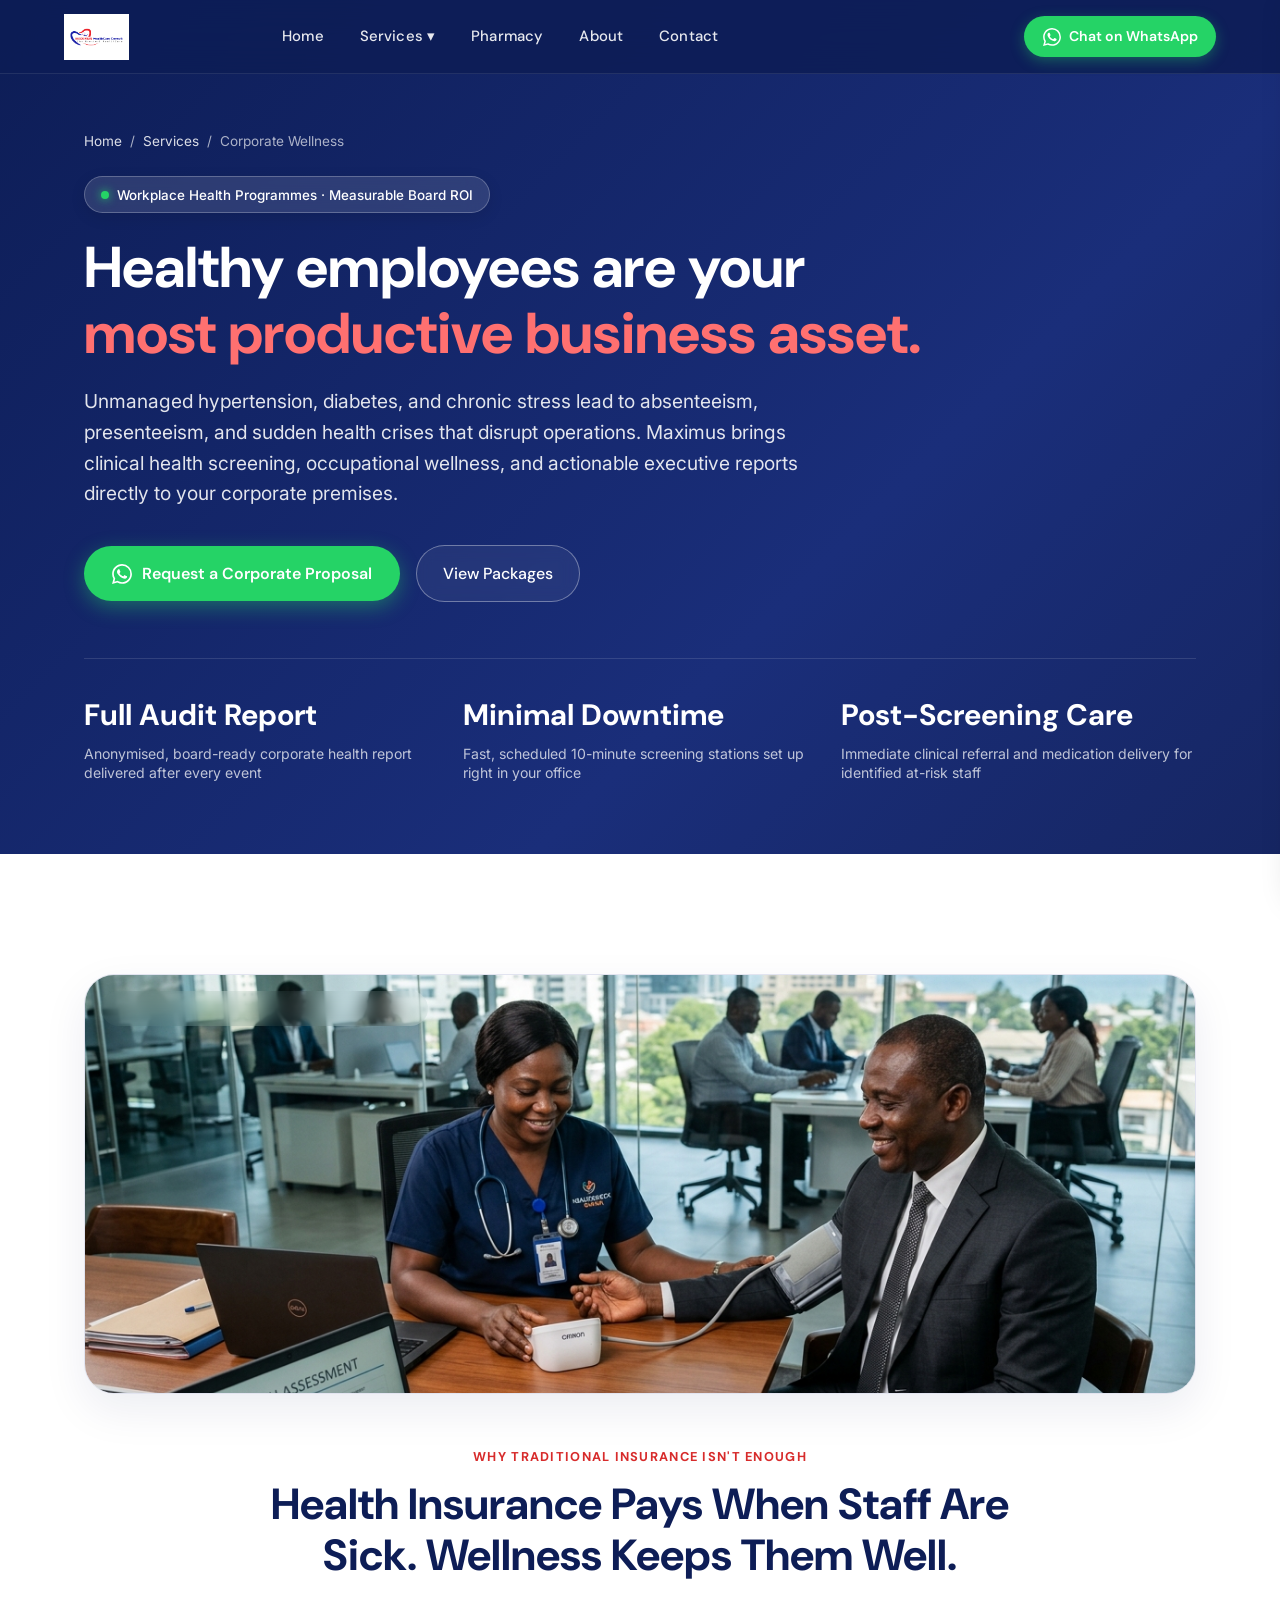
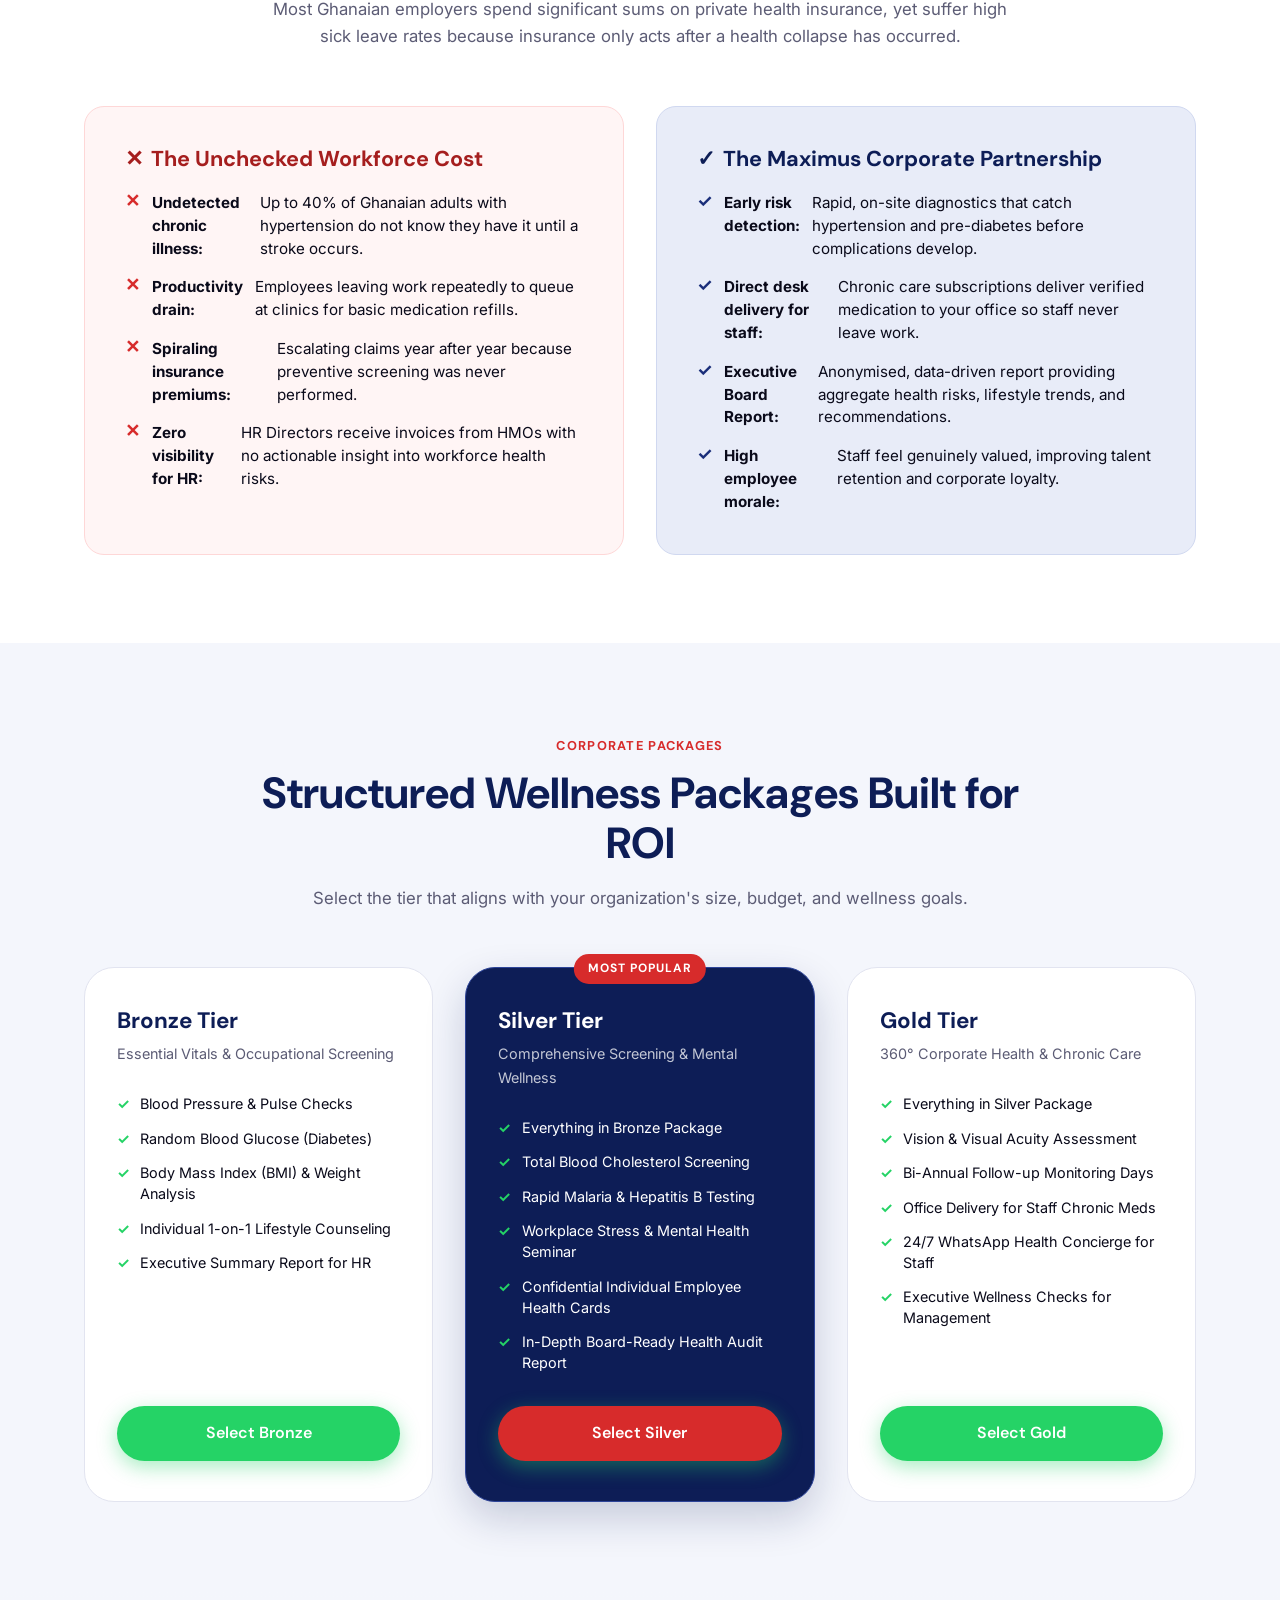
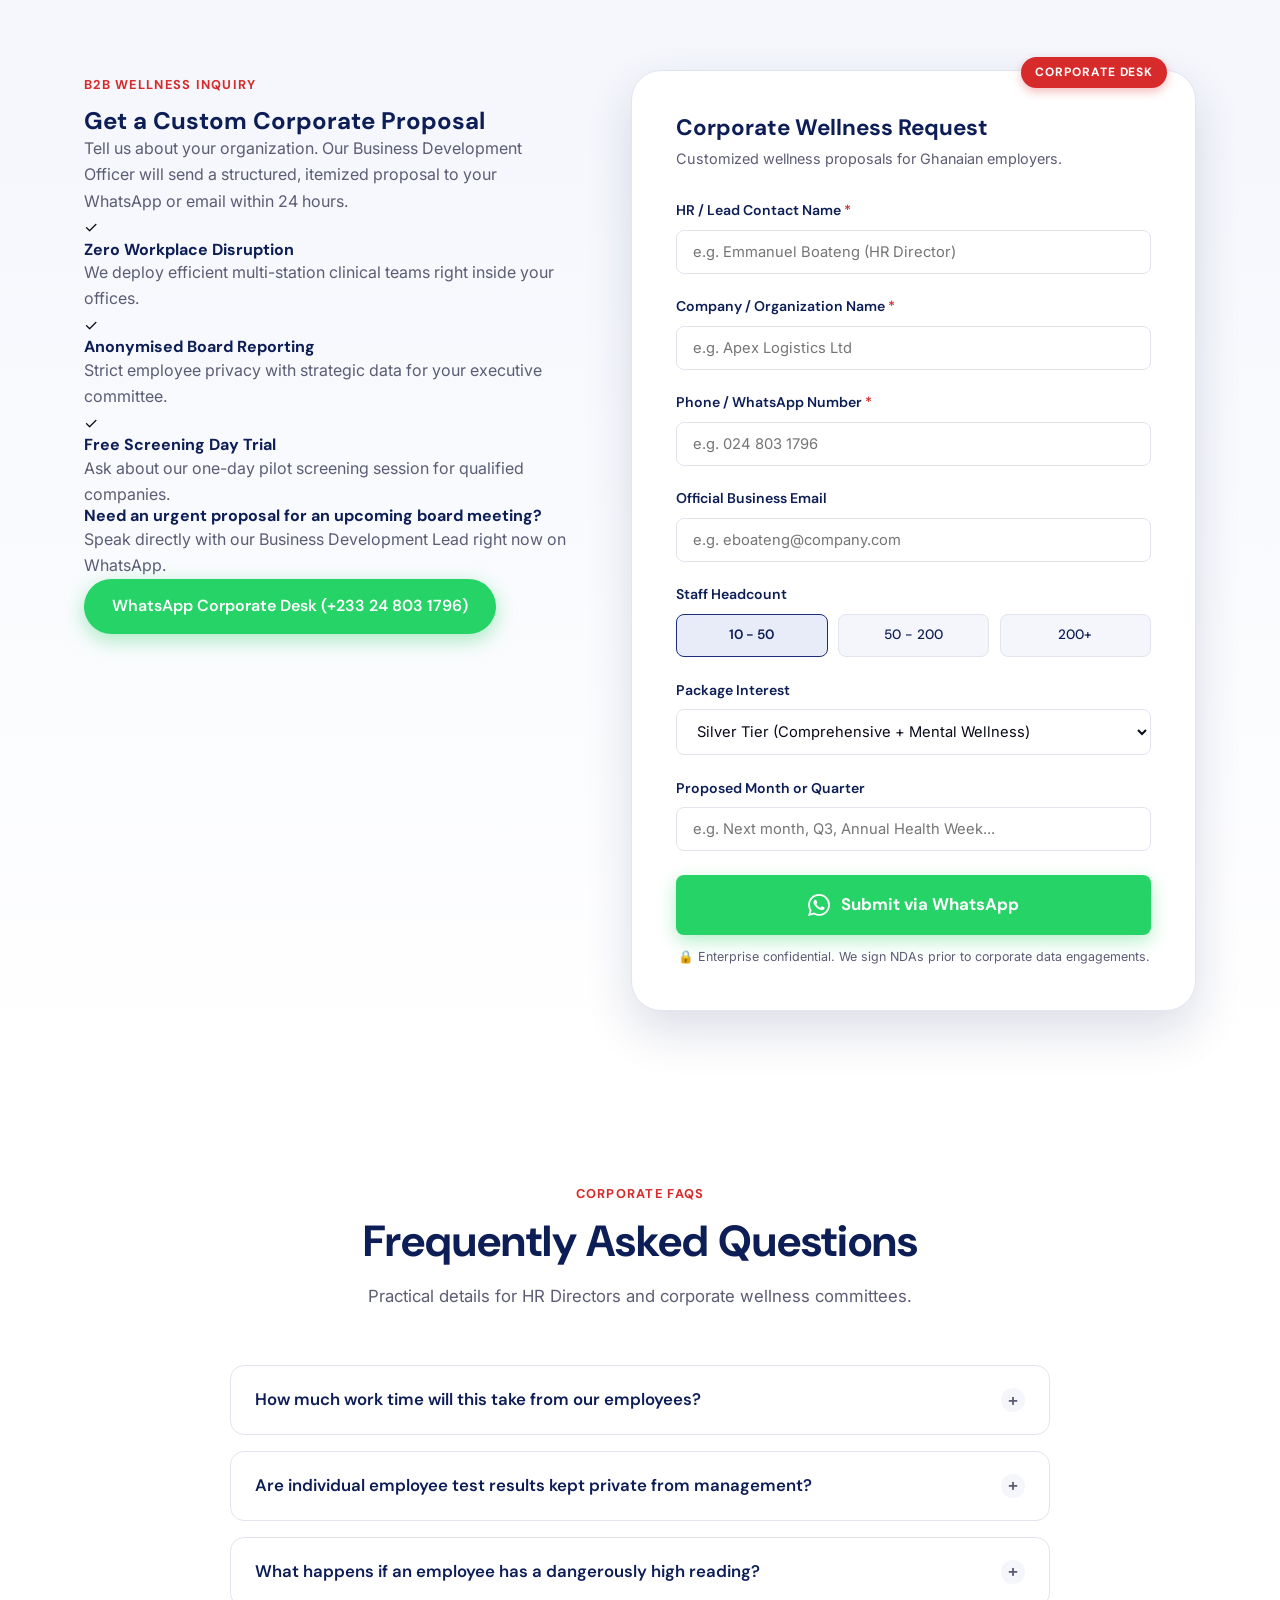
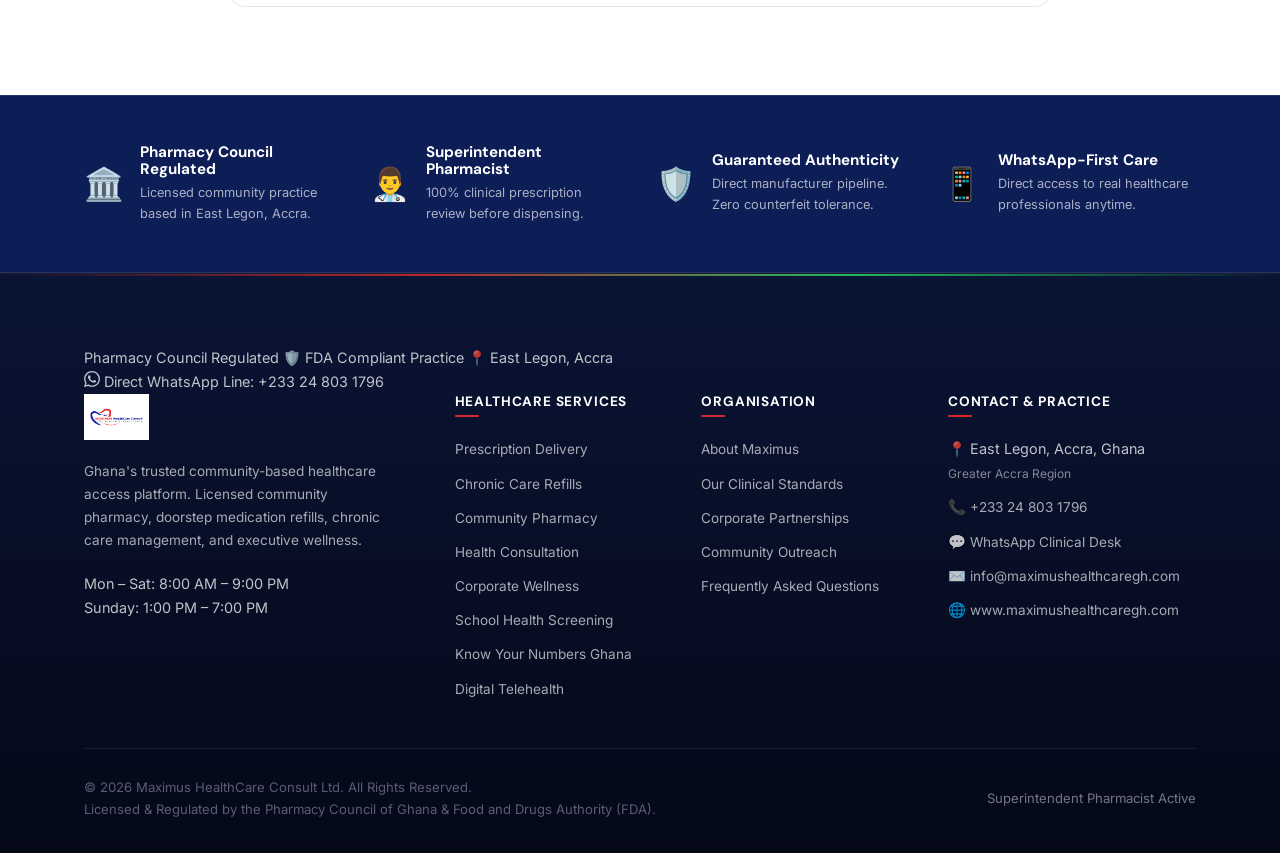
<file: service-corporate-wellness.html>
<!DOCTYPE html>
<html lang="en">
<head>
  <meta charset="UTF-8">
  <meta name="viewport" content="width=device-width, initial-scale=1.0">
  <meta name="description" content="Corporate Wellness Programmes in Ghana. Onsite employee health screening, mental wellness, and board-ready health audit reports. Maximus HealthCare Consult.">
  <meta name="theme-color" content="#0D1D56">
  <title>Corporate Wellness Programmes — Maximus HealthCare Consult</title>
  <link rel="preconnect" href="https://fonts.googleapis.com">
  <link href="https://fonts.googleapis.com/css2?family=DM+Sans:ital,opsz,wght@0,9..40,300;0,9..40,400;0,9..40,500;0,9..40,600;0,9..40,700;1,9..40,400&family=Inter:wght@300;400;500;600&display=swap" rel="stylesheet">
  <link rel="stylesheet" href="assets/css/services.css">
  <style>
    /* Specific Pricing/Package Styles */
    .packages-grid {
      display: grid;
      grid-template-columns: repeat(auto-fit, minmax(300px, 1fr));
      gap: 2rem;
      margin-top: 2rem;
    }
    .pkg-card {
      background: var(--white);
      border: 1px solid var(--border);
      border-radius: var(--r-xl);
      padding: 2.5rem 2rem;
      display: flex;
      flex-direction: column;
      position: relative;
      transition: all 0.3s ease;
    }
    .pkg-card:hover {
      transform: translateY(-4px);
      box-shadow: var(--shadow-lg);
    }
    .pkg-card.popular {
      background: var(--navy-dark);
      color: var(--white);
      border-color: var(--navy-mid);
      box-shadow: 0 16px 40px rgba(13, 29, 86, 0.2);
    }
    .pkg-card.popular h3,
    .pkg-card.popular h4 {
      color: var(--white);
    }
    .pkg-card.popular p {
      color: rgba(255, 255, 255, 0.75);
    }
    .pkg-badge {
      position: absolute;
      top: -14px;
      left: 50%;
      transform: translateX(-50%);
      background: var(--red);
      color: var(--white);
      font-family: var(--font-h);
      font-size: 0.75rem;
      font-weight: 700;
      letter-spacing: 0.08em;
      text-transform: uppercase;
      padding: 0.3rem 0.9rem;
      border-radius: 50px;
    }
    .pkg-title {
      font-size: 1.4rem;
      margin-bottom: 0.5rem;
    }
    .pkg-sub {
      font-size: 0.9rem;
      margin-bottom: 1.75rem;
    }
    .pkg-features {
      display: flex;
      flex-direction: column;
      gap: 0.85rem;
      margin-bottom: 2rem;
    }
    .pkg-features li {
      font-size: 0.9rem;
      display: flex;
      align-items: flex-start;
      gap: 0.65rem;
      line-height: 1.45;
    }
    .pkg-features li span {
      color: var(--wa);
      font-weight: 700;
      flex-shrink: 0;
    }
  </style>

  <!-- Canonical & Social Meta -->
  <link rel="canonical" href="http://www.maximushealthcaregh.com/service-corporate-wellness.html">
  <meta property="og:site_name" content="Maximus HealthCare Consult">
  <meta property="og:title" content="Corporate Wellness & Executive Health Audits — Maximus HealthCare Consult">
  <meta property="og:description" content="Workplace health screenings and wellness packages for businesses in Accra. On-site health days, executive health audits, and chronic risk assessments with detailed corporate reporting.">
  <meta property="og:url" content="http://www.maximushealthcaregh.com/service-corporate-wellness.html">
  <meta property="og:type" content="website">
  <meta property="og:image" content="http://www.maximushealthcaregh.com/assets/images/logo.jpg">
  <meta property="og:locale" content="en_GH">
  <meta name="twitter:card" content="summary_large_image">
  <meta name="twitter:title" content="Corporate Wellness & Executive Health Audits — Maximus HealthCare Consult">
  <meta name="twitter:description" content="Workplace health screenings and wellness packages for businesses in Accra. On-site health days, executive health audits, and chronic risk assessments with detailed corporate reporting.">
  <meta name="twitter:image" content="http://www.maximushealthcaregh.com/assets/images/logo.jpg">

  <!-- Service JSON-LD Structured Data -->
  <script type="application/ld+json">
  {
    "@context": "https://schema.org",
    "@type": "Service",
    "@id": "http://www.maximushealthcaregh.com/service-corporate-wellness.html#service",
    "name": "Corporate Wellness Programs & Workplace Screening",
    "description": "Workplace health screenings and wellness packages for businesses in Accra. On-site health days, executive health audits, and chronic risk assessments with detailed corporate reporting.",
    "provider": {
      "@type": ["MedicalBusiness", "Pharmacy"],
      "name": "Maximus HealthCare Consult",
      "url": "http://www.maximushealthcaregh.com/",
      "telephone": "+233248031796",
      "address": {
        "@type": "PostalAddress",
        "streetAddress": "East Legon",
        "addressLocality": "Accra",
        "addressCountry": "GH"
      }
    },
    "areaServed": {
      "@type": "City",
      "name": "Accra"
    },
    "hasOfferCatalog": {
      "@type": "OfferCatalog",
      "name": "Corporate Wellness Programs & Workplace Screening"
    }
  }
  </script>

</head>
<body>

  <!-- Navigation -->
<header id="nav" role="banner">
  <a href="index.html" class="nav-logo" aria-label="Maximus HealthCare Consult — Home">
    <img src="assets/images/logo.jpg" alt="Maximus HealthCare Consult Logo" width="140" height="62" loading="eager">
  </a>

  <nav class="nav-center" aria-label="Main Navigation">
    <a href="index.html">Home</a>
    <div class="has-mega">
      <a href="index.html#services" aria-haspopup="true">Services ▾</a>
      <div class="mega" role="menu">
        <a class="mega-item" href="service-medication-delivery.html" role="menuitem">
          <div class="mega-ic">🚚</div>
          <div><h4>Medication Delivery</h4><p>Fast, verified delivery to your doorstep in Accra</p></div>
        </a>
        <a class="mega-item" href="service-chronic-care.html" role="menuitem">
          <div class="mega-ic">🔄</div>
          <div><h4>Chronic Care Subscriptions</h4><p>Auto-refills for hypertension, diabetes & asthma</p></div>
        </a>
        <a class="mega-item" href="service-community-pharmacy.html" role="menuitem">
          <div class="mega-ic">💊</div>
          <div><h4>Community Pharmacy</h4><p>Licensed pharmacy & verified supply chain in East Legon</p></div>
        </a>
        <a class="mega-item" href="service-health-consultation.html" role="menuitem">
          <div class="mega-ic">🩺</div>
          <div><h4>Health Consultation</h4><p>Expert clinical advisory, NHIS guidance & referrals</p></div>
        </a>
        <a class="mega-item active" href="service-corporate-wellness.html" role="menuitem">
          <div class="mega-ic">🏢</div>
          <div><h4>Corporate Wellness</h4><p>Workplace screening & board-ready health reports</p></div>
        </a>
        <a class="mega-item" href="service-school-health.html" role="menuitem">
          <div class="mega-ic">🎓</div>
          <div><h4>School Health</h4><p>Student health screenings, menstrual & mental wellness</p></div>
        </a>
        <a class="mega-item" href="service-community-outreach.html" role="menuitem">
          <div class="mega-ic">❤️</div>
          <div><h4>Community Outreach</h4><p>Free 'Know Your Numbers Ghana' health screening days</p></div>
        </a>
        <a class="mega-item" href="service-digital-health.html" role="menuitem">
          <div class="mega-ic">📱</div>
          <div><h4>Digital Health & Telehealth</h4><p>WhatsApp-first care, teleconsultations & records</p></div>
        </a>
      </div>
    </div>
    <a href="service-community-pharmacy.html">Pharmacy</a>
    <a href="index.html#about">About</a>
    <a href="index.html#contact">Contact</a>
  </nav>

  <div class="nav-right">
    <a href="https://wa.me/233248031796?text=Hello%20Maximus%20HealthCare%20Consult." 
       class="nav-cta" target="_blank" rel="noopener">
      <svg viewBox="0 0 24 24"><path d="M17.472 14.382c-.297-.149-1.758-.867-2.03-.967-.273-.099-.471-.148-.67.15-.197.297-.767.966-.94 1.164-.173.199-.347.223-.644.075-.297-.15-1.255-.463-2.39-1.475-.883-.788-1.48-1.761-1.653-2.059-.173-.297-.018-.458.13-.606.134-.133.298-.347.446-.52.149-.174.198-.298.298-.497.099-.198.05-.371-.025-.52-.075-.149-.669-1.612-.916-2.207-.242-.579-.487-.5-.669-.51-.173-.008-.371-.01-.57-.01-.198 0-.52.074-.792.372-.272.297-1.04 1.016-1.04 2.479 0 1.462 1.065 2.875 1.213 3.074.149.198 2.096 3.2 5.077 4.487.709.306 1.262.489 1.694.625.712.227 1.36.195 1.871.118.571-.085 1.758-.719 2.006-1.413.248-.694.248-1.289.173-1.413-.074-.124-.272-.198-.57-.347m-5.421 7.403h-.004a9.87 9.87 0 01-5.031-1.378l-.361-.214-3.741.982.998-3.648-.235-.374a9.86 9.86 0 01-1.51-5.26c.001-5.45 4.436-9.884 9.888-9.884 2.64 0 5.122 1.03 6.988 2.898a9.825 9.825 0 012.893 6.994c-.003 5.45-4.437 9.884-9.885 9.884m8.413-18.297A11.815 11.815 0 0012.05 0C5.495 0 .16 5.335.157 11.892c0 2.096.547 4.142 1.588 5.945L.057 24l6.305-1.654a11.882 11.882 0 005.683 1.448h.005c6.554 0 11.89-5.335 11.893-11.893a11.821 11.821 0 00-3.48-8.413z"/></svg>
      Chat on WhatsApp
    </a>
    <button class="hamburger" id="hamburger" onclick="openMenu()" aria-label="Open menu" aria-expanded="false">
      <span></span><span></span><span></span>
    </button>
  </div>
</header>

<!-- Mobile Drawer Overlay -->
<div class="mob-overlay" id="mob-overlay" onclick="closeMenu()"></div>

<!-- Mobile Sliding Drawer -->
<aside class="mob-drawer" id="mob-drawer" aria-hidden="true">
  <div class="mob-drawer-head">
    <img src="assets/images/logo.jpg" alt="Maximus HealthCare Consult">
    <button class="mob-close" onclick="closeMenu()" aria-label="Close menu">✕</button>
  </div>
  <div class="mob-nav-links">
    <a href="index.html">Home</a>
    <span style="font-size: 0.78rem; font-weight: 700; color: var(--muted); letter-spacing: 0.08em; text-transform: uppercase;">Our Services</span>
    <div class="mob-services-sub">
      <a href="service-medication-delivery.html">🚚 Medication Delivery</a>
      <a href="service-chronic-care.html">🔄 Chronic Care Subscriptions</a>
      <a href="service-community-pharmacy.html">💊 Community Pharmacy</a>
      <a href="service-health-consultation.html">🩺 Health Consultation</a>
      <a href="service-corporate-wellness.html" class="active">🏢 Corporate Wellness</a>
      <a href="service-school-health.html">🎓 School Health</a>
      <a href="service-community-outreach.html">❤️ Community Outreach</a>
      <a href="service-digital-health.html">📱 Digital Health & Telehealth</a>
    </div>
    <a href="index.html#about" onclick="closeMenu()">About Maximus</a>
    <a href="index.html#contact" onclick="closeMenu()">Contact & Location</a>
  </div>
  <div style="margin-top: auto; padding-top: 1.5rem;">
    <a href="https://wa.me/233248031796?text=Hello%20Maximus%20HealthCare." class="btn-primary-wa" style="width: 100%; justify-content: center;" target="_blank" rel="noopener">
      WhatsApp Us Now
    </a>
  </div>
</aside>

  <!-- Service Hero Section -->
  <section class="service-hero">
    <div class="container">
      <div class="breadcrumb">
        <a href="index.html">Home</a> <span>/</span>
        <a href="index.html#services">Services</a> <span>/</span>
        <span>Corporate Wellness</span>
      </div>

      <div class="hero-pill">
        <div class="hero-pill-dot"></div>
        Workplace Health Programmes · Measurable Board ROI
      </div>

      <h1>
        Healthy employees are your<br>
        <span>most productive business asset.</span>
      </h1>

      <p class="lead">
        Unmanaged hypertension, diabetes, and chronic stress lead to absenteeism, presenteeism, and sudden health crises that disrupt operations. Maximus brings clinical health screening, occupational wellness, and actionable executive reports directly to your corporate premises.
      </p>

      <div class="hero-actions">
        <a href="#proposal-form" class="btn-primary-wa">
          <svg width="20" height="20" viewBox="0 0 24 24" fill="currentColor"><path d="M17.472 14.382c-.297-.149-1.758-.867-2.03-.967-.273-.099-.471-.148-.67.15-.197.297-.767.966-.94 1.164-.173.199-.347.223-.644.075-.297-.15-1.255-.463-2.39-1.475-.883-.788-1.48-1.761-1.653-2.059-.173-.297-.018-.458.13-.606.134-.133.298-.347.446-.52.149-.174.198-.298.298-.497.099-.198.05-.371-.025-.52-.075-.149-.669-1.612-.916-2.207-.242-.579-.487-.5-.669-.51-.173-.008-.371-.01-.57-.01-.198 0-.52.074-.792.372-.272.297-1.04 1.016-1.04 2.479 0 1.462 1.065 2.875 1.213 3.074.149.198 2.096 3.2 5.077 4.487.709.306 1.262.489 1.694.625.712.227 1.36.195 1.871.118.571-.085 1.758-.719 2.006-1.413.248-.694.248-1.289.173-1.413-.074-.124-.272-.198-.57-.347m-5.421 7.403h-.004a9.87 9.87 0 01-5.031-1.378l-.361-.214-3.741.982.998-3.648-.235-.374a9.86 9.86 0 01-1.51-5.26c.001-5.45 4.436-9.884 9.888-9.884 2.64 0 5.122 1.03 6.988 2.898a9.825 9.825 0 012.893 6.994c-.003 5.45-4.437 9.884-9.885 9.884m8.413-18.297A11.815 11.815 0 0012.05 0C5.495 0 .16 5.335.157 11.892c0 2.096.547 4.142 1.588 5.945L.057 24l6.305-1.654a11.882 11.882 0 005.683 1.448h.005c6.554 0 11.89-5.335 11.893-11.893a11.821 11.821 0 00-3.48-8.413z"/></svg>
          Request a Corporate Proposal
        </a>
        <a href="#packages" class="btn-outline-w">View Packages</a>
      </div>

      <div class="hero-stats-bar">
        <div class="hero-stat">
          <span class="hero-stat-num">Full Audit Report</span>
          <span class="hero-stat-label">Anonymised, board-ready corporate health report delivered after every event</span>
        </div>
        <div class="hero-stat">
          <span class="hero-stat-num">Minimal Downtime</span>
          <span class="hero-stat-label">Fast, scheduled 10-minute screening stations set up right in your office</span>
        </div>
        <div class="hero-stat">
          <span class="hero-stat-num">Post-Screening Care</span>
          <span class="hero-stat-label">Immediate clinical referral and medication delivery for identified at-risk staff</span>
        </div>
      </div>
    </div>
  </section>

  <!-- Problem vs Solution for HR -->
  <section class="section">
    <div class="container">
      <!-- Editorial Service Photo Showcase -->
      <div class="service-photo-banner">
        <img src="assets/images/corporate_wellness.jpg" alt="Maximus Corporate Wellness Screening Session in Accra Boardroom" loading="lazy">
        <span class="service-photo-tag">🏢 Executive Health Audits & Workplace Screenings</span>
      </div>
      <div class="sec-header">
        <span class="sec-tag">Why Traditional Insurance Isn't Enough</span>
        <h2>Health Insurance Pays When Staff Are Sick. Wellness Keeps Them Well.</h2>
        <p>Most Ghanaian employers spend significant sums on private health insurance, yet suffer high sick leave rates because insurance only acts after a health collapse has occurred.</p>
      </div>

      <div class="comparison-grid">
        <div class="comp-card problem">
          <h3><span>✕</span> The Unchecked Workforce Cost</h3>
          <ul class="comp-list problem">
            <li><span class="icon">✕</span> <strong>Undetected chronic illness:</strong> Up to 40% of Ghanaian adults with hypertension do not know they have it until a stroke occurs.</li>
            <li><span class="icon">✕</span> <strong>Productivity drain:</strong> Employees leaving work repeatedly to queue at clinics for basic medication refills.</li>
            <li><span class="icon">✕</span> <strong>Spiraling insurance premiums:</strong> Escalating claims year after year because preventive screening was never performed.</li>
            <li><span class="icon">✕</span> <strong>Zero visibility for HR:</strong> HR Directors receive invoices from HMOs with no actionable insight into workforce health risks.</li>
          </ul>
        </div>

        <div class="comp-card solution">
          <h3><span>✓</span> The Maximus Corporate Partnership</h3>
          <ul class="comp-list solution">
            <li><span class="icon">✓</span> <strong>Early risk detection:</strong> Rapid, on-site diagnostics that catch hypertension and pre-diabetes before complications develop.</li>
            <li><span class="icon">✓</span> <strong>Direct desk delivery for staff:</strong> Chronic care subscriptions deliver verified medication to your office so staff never leave work.</li>
            <li><span class="icon">✓</span> <strong>Executive Board Report:</strong> Anonymised, data-driven report providing aggregate health risks, lifestyle trends, and recommendations.</li>
            <li><span class="icon">✓</span> <strong>High employee morale:</strong> Staff feel genuinely valued, improving talent retention and corporate loyalty.</li>
          </ul>
        </div>
      </div>
    </div>
  </section>

  <!-- Packages Section -->
  <section class="section section-smoke" id="packages">
    <div class="container">
      <div class="sec-header">
        <span class="sec-tag">Corporate Packages</span>
        <h2>Structured Wellness Packages Built for ROI</h2>
        <p>Select the tier that aligns with your organization's size, budget, and wellness goals.</p>
      </div>

      <div class="packages-grid">
        <!-- Bronze -->
        <div class="pkg-card">
          <h3 class="pkg-title">Bronze Tier</h3>
          <p class="pkg-sub">Essential Vitals & Occupational Screening</p>
          <ul class="pkg-features">
            <li><span>✓</span> Blood Pressure & Pulse Checks</li>
            <li><span>✓</span> Random Blood Glucose (Diabetes)</li>
            <li><span>✓</span> Body Mass Index (BMI) & Weight Analysis</li>
            <li><span>✓</span> Individual 1-on-1 Lifestyle Counseling</li>
            <li><span>✓</span> Executive Summary Report for HR</li>
          </ul>
          <div style="margin-top: auto;">
            <a href="#proposal-form" class="btn-primary-wa" style="width: 100%; justify-content: center;">Select Bronze</a>
          </div>
        </div>

        <!-- Silver (Popular) -->
        <div class="pkg-card popular">
          <div class="pkg-badge">Most Popular</div>
          <h3 class="pkg-title">Silver Tier</h3>
          <p class="pkg-sub">Comprehensive Screening & Mental Wellness</p>
          <ul class="pkg-features">
            <li><span>✓</span> Everything in Bronze Package</li>
            <li><span>✓</span> Total Blood Cholesterol Screening</li>
            <li><span>✓</span> Rapid Malaria & Hepatitis B Testing</li>
            <li><span>✓</span> Workplace Stress & Mental Health Seminar</li>
            <li><span>✓</span> Confidential Individual Employee Health Cards</li>
            <li><span>✓</span> In-Depth Board-Ready Health Audit Report</li>
          </ul>
          <div style="margin-top: auto;">
            <a href="#proposal-form" class="btn-primary-wa" style="width: 100%; justify-content: center; background: var(--red);">Select Silver</a>
          </div>
        </div>

        <!-- Gold -->
        <div class="pkg-card">
          <h3 class="pkg-title">Gold Tier</h3>
          <p class="pkg-sub">360° Corporate Health & Chronic Care</p>
          <ul class="pkg-features">
            <li><span>✓</span> Everything in Silver Package</li>
            <li><span>✓</span> Vision & Visual Acuity Assessment</li>
            <li><span>✓</span> Bi-Annual Follow-up Monitoring Days</li>
            <li><span>✓</span> Office Delivery for Staff Chronic Meds</li>
            <li><span>✓</span> 24/7 WhatsApp Health Concierge for Staff</li>
            <li><span>✓</span> Executive Wellness Checks for Management</li>
          </ul>
          <div style="margin-top: auto;">
            <a href="#proposal-form" class="btn-primary-wa" style="width: 100%; justify-content: center;">Select Gold</a>
          </div>
        </div>
      </div>
    </div>
  </section>

  <!-- Interactive WhatsApp Intake Form -->
  <section class="form-section-wrapper" id="proposal-form">
    <div class="container">
      <div class="form-layout">
        <div class="form-info-col">
          <span class="sec-tag">B2B Wellness Inquiry</span>
          <h2>Get a Custom Corporate Proposal</h2>
          <p>
            Tell us about your organization. Our Business Development Officer will send a structured, itemized proposal to your WhatsApp or email within 24 hours.
          </p>

          <div class="trust-bullets">
            <div class="trust-bullet">
              <div class="trust-bullet-icon">✓</div>
              <div>
                <h4>Zero Workplace Disruption</h4>
                <p>We deploy efficient multi-station clinical teams right inside your offices.</p>
              </div>
            </div>
            <div class="trust-bullet">
              <div class="trust-bullet-icon">✓</div>
              <div>
                <h4>Anonymised Board Reporting</h4>
                <p>Strict employee privacy with strategic data for your executive committee.</p>
              </div>
            </div>
            <div class="trust-bullet">
              <div class="trust-bullet-icon">✓</div>
              <div>
                <h4>Free Screening Day Trial</h4>
                <p>Ask about our one-day pilot screening session for qualified companies.</p>
              </div>
            </div>
          </div>

          <div class="direct-wa-box">
            <h4>Need an urgent proposal for an upcoming board meeting?</h4>
            <p>Speak directly with our Business Development Lead right now on WhatsApp.</p>
            <a href="https://wa.me/233248031796?text=Hello%20Maximus%2C%20I%20am%20an%20HR%20Lead%20requesting%20a%20Corporate%20Wellness%20proposal." 
               class="btn-primary-wa" style="display: inline-flex; width: auto;" target="_blank" rel="noopener">
              WhatsApp Corporate Desk (+233 24 803 1796)
            </a>
          </div>
        </div>

        <!-- Form Card -->
        <div class="form-card">
          <div class="form-card-badge">Corporate Desk</div>
          <h3>Corporate Wellness Request</h3>
          <p class="form-subtitle">Customized wellness proposals for Ghanaian employers.</p>

          <form onsubmit="return handleWhatsAppSubmit(event, 'Corporate Wellness')">
            <div class="form-group">
              <label for="fullname">HR / Lead Contact Name <span class="req">*</span></label>
              <input type="text" id="fullname" name="fullname" class="form-control" placeholder="e.g. Emmanuel Boateng (HR Director)" required>
            </div>

            <div class="form-group">
              <label for="company">Company / Organization Name <span class="req">*</span></label>
              <input type="text" id="company" name="company" data-label="Company Name" class="form-control" placeholder="e.g. Apex Logistics Ltd" required>
            </div>

            <div class="form-group">
              <label for="phone">Phone / WhatsApp Number <span class="req">*</span></label>
              <input type="tel" id="phone" name="phone" class="form-control" placeholder="e.g. 024 803 1796" required>
            </div>

            <div class="form-group">
              <label for="email">Official Business Email</label>
              <input type="email" id="email" name="email" data-label="Business Email" class="form-control" placeholder="e.g. eboateng@company.com">
            </div>

            <div class="form-group">
              <label>Staff Headcount</label>
              <div class="radio-pills">
                <div class="radio-pill">
                  <input type="radio" id="staff-small" name="staff_count" data-label="Staff Count" value="10 - 50 staff" checked>
                  <label for="staff-small">10 - 50</label>
                </div>
                <div class="radio-pill">
                  <input type="radio" id="staff-mid" name="staff_count" data-label="Staff Count" value="50 - 200 staff">
                  <label for="staff-mid">50 - 200</label>
                </div>
                <div class="radio-pill">
                  <input type="radio" id="staff-large" name="staff_count" data-label="Staff Count" value="200+ staff">
                  <label for="staff-large">200+</label>
                </div>
              </div>
            </div>

            <div class="form-group">
              <label for="package-choice">Package Interest</label>
              <select id="package-choice" name="package_choice" data-label="Package Interest" class="form-control">
                <option value="Silver Tier (Most Popular)">Silver Tier (Comprehensive + Mental Wellness)</option>
                <option value="Bronze Tier (Essential Vitals)">Bronze Tier (Essential Vitals)</option>
                <option value="Gold Tier (360 Care & Subscriptions)">Gold Tier (360° Care & Subscriptions)</option>
                <option value="Free Pilot Screening Day Request">Free Pilot Screening Day Request</option>
                <option value="Custom Corporate Program">Custom Tailored Program</option>
              </select>
            </div>

            <div class="form-group">
              <label for="timeline">Proposed Month or Quarter</label>
              <input type="text" id="timeline" name="timeline" data-label="Target Timeline" class="form-control" placeholder="e.g. Next month, Q3, Annual Health Week...">
            </div>

            <button type="submit" class="btn-form-submit">
              <svg viewBox="0 0 24 24"><path d="M17.472 14.382c-.297-.149-1.758-.867-2.03-.967-.273-.099-.471-.148-.67.15-.197.297-.767.966-.94 1.164-.173.199-.347.223-.644.075-.297-.15-1.255-.463-2.39-1.475-.883-.788-1.48-1.761-1.653-2.059-.173-.297-.018-.458.13-.606.134-.133.298-.347.446-.52.149-.174.198-.298.298-.497.099-.198.05-.371-.025-.52-.075-.149-.669-1.612-.916-2.207-.242-.579-.487-.5-.669-.51-.173-.008-.371-.01-.57-.01-.198 0-.52.074-.792.372-.272.297-1.04 1.016-1.04 2.479 0 1.462 1.065 2.875 1.213 3.074.149.198 2.096 3.2 5.077 4.487.709.306 1.262.489 1.694.625.712.227 1.36.195 1.871.118.571-.085 1.758-.719 2.006-1.413.248-.694.248-1.289.173-1.413-.074-.124-.272-.198-.57-.347m-5.421 7.403h-.004a9.87 9.87 0 01-5.031-1.378l-.361-.214-3.741.982.998-3.648-.235-.374a9.86 9.86 0 01-1.51-5.26c.001-5.45 4.436-9.884 9.888-9.884 2.64 0 5.122 1.03 6.988 2.898a9.825 9.825 0 012.893 6.994c-.003 5.45-4.437 9.884-9.885 9.884m8.413-18.297A11.815 11.815 0 0012.05 0C5.495 0 .16 5.335.157 11.892c0 2.096.547 4.142 1.588 5.945L.057 24l6.305-1.654a11.882 11.882 0 005.683 1.448h.005c6.554 0 11.89-5.335 11.893-11.893a11.821 11.821 0 00-3.48-8.413z"/></svg>
              <span>Submit via WhatsApp</span>
            </button>
            <p class="form-privacy-note">🔒 Enterprise confidential. We sign NDAs prior to corporate data engagements.</p>
          </form>
        </div>
      </div>
    </div>
  </section>

  <!-- FAQ Section -->
  <section class="section">
    <div class="container">
      <div class="sec-header">
        <span class="sec-tag">Corporate FAQs</span>
        <h2>Frequently Asked Questions</h2>
        <p>Practical details for HR Directors and corporate wellness committees.</p>
      </div>

      <div class="faq-accordion">
        <div class="faq-item">
          <button class="faq-q" onclick="toggleFaq(this)" aria-expanded="false">
            How much work time will this take from our employees?
            <span class="faq-icon">+</span>
          </button>
          <div class="faq-ans">
            <p>Very minimal. We design our onsite screening stations so that individual employees move through vitals, blood tests, and counseling in approximately 10 to 12 minutes. We schedule departments in staggered time blocks so your office operations continue without interruption.</p>
          </div>
        </div>

        <div class="faq-item">
          <button class="faq-q" onclick="toggleFaq(this)" aria-expanded="false">
            Are individual employee test results kept private from management?
            <span class="faq-icon">+</span>
          </button>
          <div class="faq-ans">
            <p>Strictly yes. Individual health numbers are only shared with the employee in a confidential counseling session. Management receives an anonymised, aggregate statistical report showing risk prevalence (e.g., '28% of staff screened showed elevated blood pressure') along with organizational recommendations.</p>
          </div>
        </div>

        <div class="faq-item">
          <button class="faq-q" onclick="toggleFaq(this)" aria-expanded="false">
            What happens if an employee has a dangerously high reading?
            <span class="faq-icon">+</span>
          </button>
          <div class="faq-ans">
            <p>Our clinical team is equipped to handle on-site urgent clinical referrals. If a critical value is detected (such as hypertensive crisis or severe hyperglycemia), our clinicians initiate emergency protocol, contact their designated caregiver or emergency contact, and coordinate direct referral.</p>
          </div>
        </div>
      </div>
    </div>
  </section>

  <!-- Clinical Credibility Strip -->
  <section class="trust-strip">
    <div class="container">
      <div class="trust-strip-grid">
        <div class="trust-item">
          <div class="trust-item-icon">🏛️</div>
          <div>
            <h4>Pharmacy Council Regulated</h4>
            <p>Licensed community practice based in East Legon, Accra.</p>
          </div>
        </div>
        <div class="trust-item">
          <div class="trust-item-icon">👨‍⚕️</div>
          <div>
            <h4>Superintendent Pharmacist</h4>
            <p>100% clinical prescription review before dispensing.</p>
          </div>
        </div>
        <div class="trust-item">
          <div class="trust-item-icon">🛡️</div>
          <div>
            <h4>Guaranteed Authenticity</h4>
            <p>Direct manufacturer pipeline. Zero counterfeit tolerance.</p>
          </div>
        </div>
        <div class="trust-item">
          <div class="trust-item-icon">📱</div>
          <div>
            <h4>WhatsApp-First Care</h4>
            <p>Direct access to real healthcare professionals anytime.</p>
          </div>
        </div>
      </div>
    </div>
  </section>

    <!-- FOOTER -->
  <footer role="contentinfo">
    <div class="container">
      <!-- Top Accreditations & Direct Connect Bar -->
      <div class="ft-top-bar">
        <div class="ft-trust-badges">
          <span class="ft-badge"><span class="ft-badge-dot"></span> Pharmacy Council Regulated</span>
          <span class="ft-badge">🛡️ FDA Compliant Practice</span>
          <span class="ft-badge">📍 East Legon, Accra</span>
        </div>
        <a href="https://wa.me/233248031796?text=Hello%20Maximus%20HealthCare%20Consult." class="ft-wa-pill" target="_blank" rel="noopener">
          <svg viewBox="0 0 24 24" width="16" height="16" fill="currentColor" aria-hidden="true"><path d="M17.472 14.382c-.297-.149-1.758-.867-2.03-.967-.273-.099-.471-.148-.67.15-.197.297-.767.966-.94 1.164-.173.199-.347.223-.644.075-.297-.15-1.255-.463-2.39-1.475-.883-.788-1.48-1.761-1.653-2.059-.173-.297-.018-.458.13-.606.134-.133.298-.347.446-.52.149-.174.198-.298.298-.497.099-.198.05-.371-.025-.52-.075-.149-.669-1.612-.916-2.207-.242-.579-.487-.5-.669-.51-.173-.008-.371-.01-.57-.01-.198 0-.52.074-.792.372-.272.297-1.04 1.016-1.04 2.479 0 1.462 1.065 2.875 1.213 3.074.149.198 2.096 3.2 5.077 4.487.709.306 1.262.489 1.694.625.712.227 1.36.195 1.871.118.571-.085 1.758-.719 2.006-1.413.248-.694.248-1.289.173-1.413-.074-.124-.272-.198-.57-.347m-5.421 7.403h-.004a9.87 9.87 0 01-5.031-1.378l-.361-.214-3.741.982.998-3.648-.235-.374a9.86 9.86 0 01-1.51-5.26c.001-5.45 4.436-9.884 9.888-9.884 2.64 0 5.122 1.03 6.988 2.898a9.825 9.825 0 012.893 6.994c-.003 5.45-4.437 9.884-9.885 9.884m8.413-18.297A11.815 11.815 0 0012.05 0C5.495 0 .16 5.335.157 11.892c0 2.096.547 4.142 1.588 5.945L.057 24l6.305-1.654a11.882 11.882 0 005.683 1.448h.005c6.554 0 11.89-5.335 11.893-11.893a11.821 11.821 0 00-3.48-8.413z"/></svg>
          <span>Direct WhatsApp Line: +233 24 803 1796</span>
        </a>
      </div>

      <!-- Main Footer Grid -->
      <div class="ft-grid">
        <div class="ft-brand">
          <a href="index.html" class="ft-logo-link">
            <img src="assets/images/logo.jpg" alt="Maximus HealthCare Consult Logo" width="140" height="62" loading="lazy">
          </a>
          <p>Ghana's trusted community-based healthcare access platform. Licensed community pharmacy, doorstep medication refills, chronic care management, and executive wellness.</p>
          <div class="ft-hours">
            <div class="ft-hour-item"><span class="ft-hour-label">Mon – Sat:</span> 8:00 AM – 9:00 PM</div>
            <div class="ft-hour-item"><span class="ft-hour-label">Sunday:</span> 1:00 PM – 7:00 PM</div>
          </div>
        </div>

        <div class="ft-col">
          <h4>Healthcare Services</h4>
          <ul>
            <li><a href="service-medication-delivery.html">Prescription Delivery</a></li>
            <li><a href="service-chronic-care.html">Chronic Care Refills</a></li>
            <li><a href="service-community-pharmacy.html">Community Pharmacy</a></li>
            <li><a href="service-health-consultation.html">Health Consultation</a></li>
            <li><a href="service-corporate-wellness.html">Corporate Wellness</a></li>
            <li><a href="service-school-health.html">School Health Screening</a></li>
            <li><a href="service-community-outreach.html">Know Your Numbers Ghana</a></li>
            <li><a href="service-digital-health.html">Digital Telehealth</a></li>
          </ul>
        </div>

        <div class="ft-col">
          <h4>Organisation</h4>
          <ul>
            <li><a href="index.html#about">About Maximus</a></li>
            <li><a href="index.html#why-us">Our Clinical Standards</a></li>
            <li><a href="https://wa.me/233248031796?text=I%20am%20interested%20in%20corporate%20partnership." target="_blank" rel="noopener">Corporate Partnerships</a></li>
            <li><a href="https://wa.me/233248031796?text=Tell%20me%20about%20community%20outreach%20sponsorship." target="_blank" rel="noopener">Community Outreach</a></li>
            <li><a href="service-community-pharmacy.html#faq">Frequently Asked Questions</a></li>
          </ul>
        </div>

        <div class="ft-col ft-contact-col">
          <h4>Contact &amp; Practice</h4>
          <ul class="ft-contact-list">
            <li>
              <span class="ft-ci">📍</span>
              <span>East Legon, Accra, Ghana<br><small style="color:rgba(255,255,255,0.5);">Greater Accra Region</small></span>
            </li>
            <li>
              <span class="ft-ci">📞</span>
              <a href="tel:+233248031796">+233 24 803 1796</a>
            </li>
            <li>
              <span class="ft-ci">💬</span>
              <a href="https://wa.me/233248031796" target="_blank" rel="noopener">WhatsApp Clinical Desk</a>
            </li>
            <li>
              <span class="ft-ci">✉️</span>
              <a href="mailto:info@maximushealthcaregh.com">info@maximushealthcaregh.com</a>
            </li>
            <li>
              <span class="ft-ci">🌐</span>
              <a href="http://www.maximushealthcaregh.com/">www.maximushealthcaregh.com</a>
            </li>
          </ul>
        </div>
      </div>

      <!-- Bottom Copyright & Compliance Bar -->
      <div class="ft-bottom">
        <div class="ft-bottom-copy">
          <p>&copy; 2026 Maximus HealthCare Consult Ltd. All Rights Reserved.</p>
          <p class="ft-subcopy">Licensed &amp; Regulated by the Pharmacy Council of Ghana &amp; Food and Drugs Authority (FDA).</p>
        </div>
        <div class="ft-bottom-actions">
          <a href="https://wa.me/233248031796?text=Hello%20Maximus." class="ft-status-pill" target="_blank" rel="noopener">
            <span class="ft-pulse-dot"></span>
            <span>Superintendent Pharmacist Active</span>
          </a>
        </div>
      </div>
    </div>
  </footer>

  <!-- Circular WhatsApp Chatbot Widget initialized via assets/js/wa-chatbot.js (bottom-left) -->

  <script src="assets/js/whatsapp-form.js"></script>
<script src="assets/js/nav.js"></script>
<script src="assets/js/animations.js" defer></script>
</body>
</html>
</file>
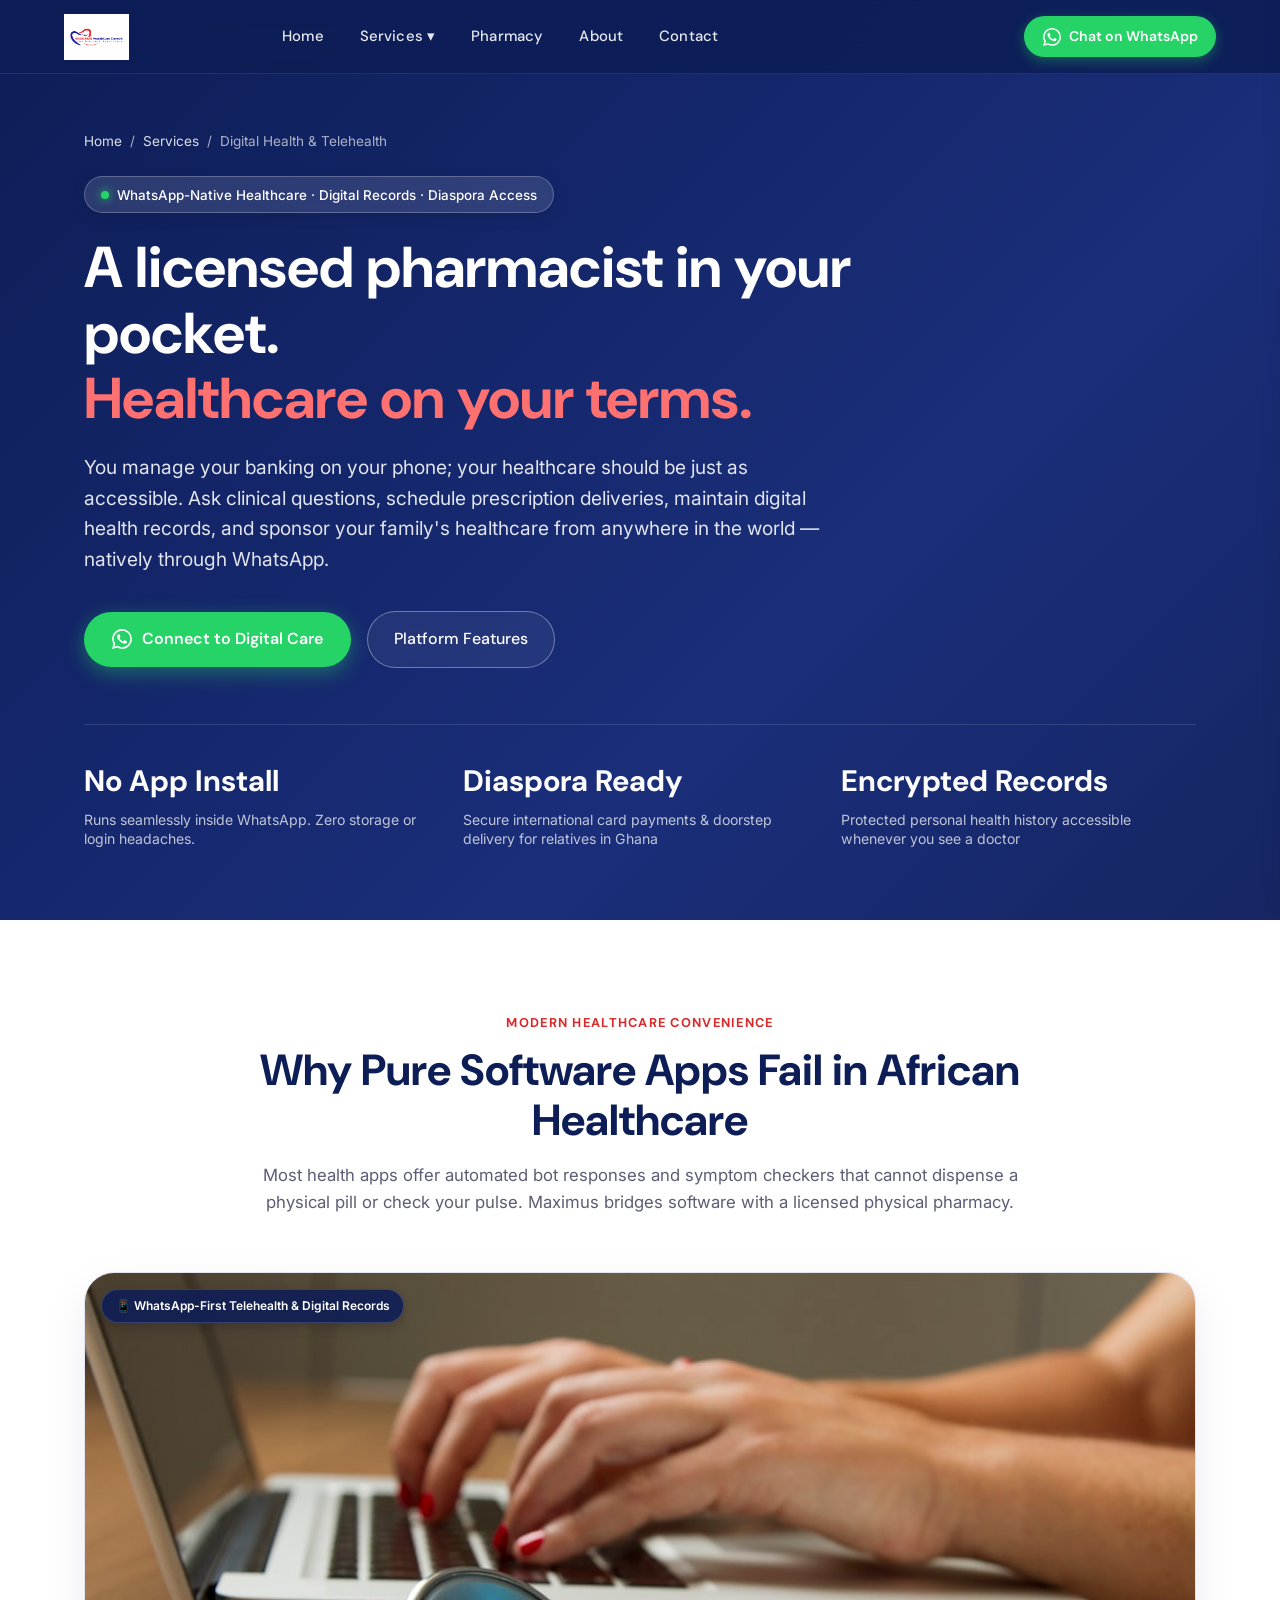
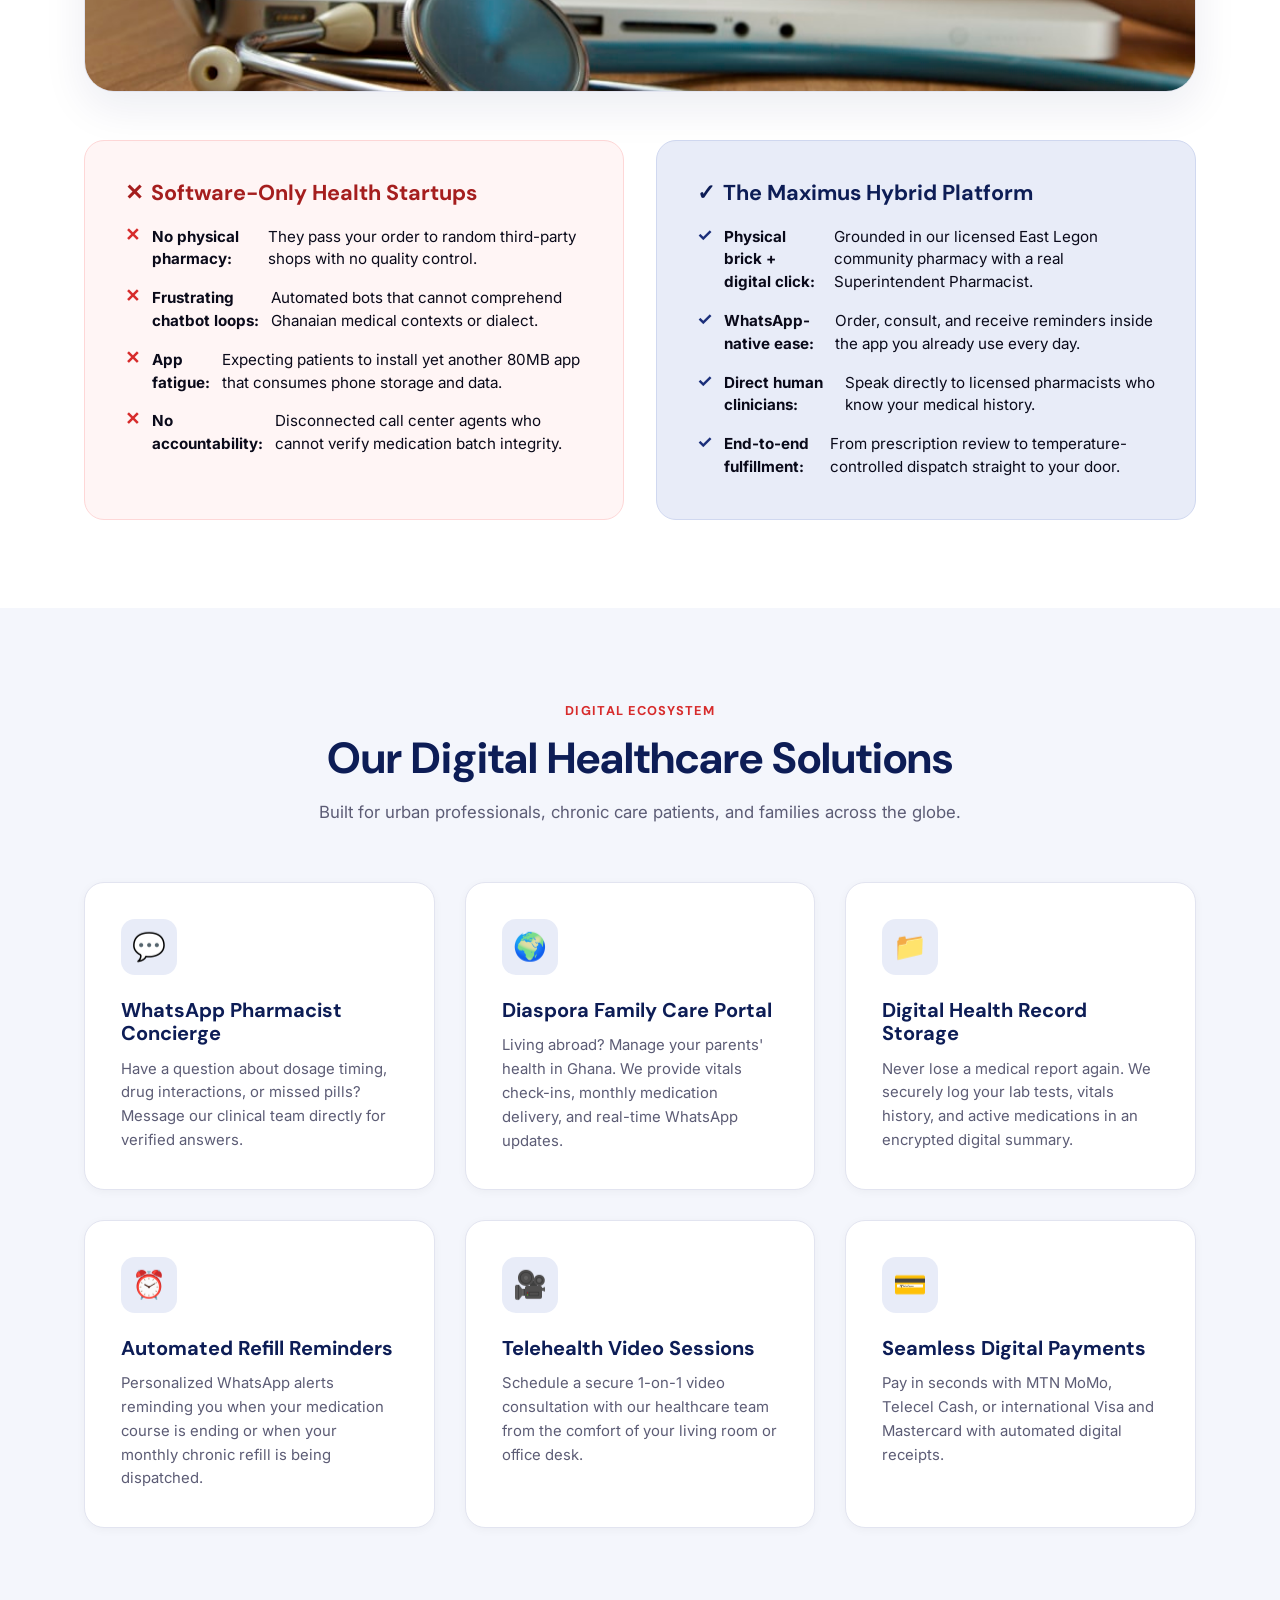
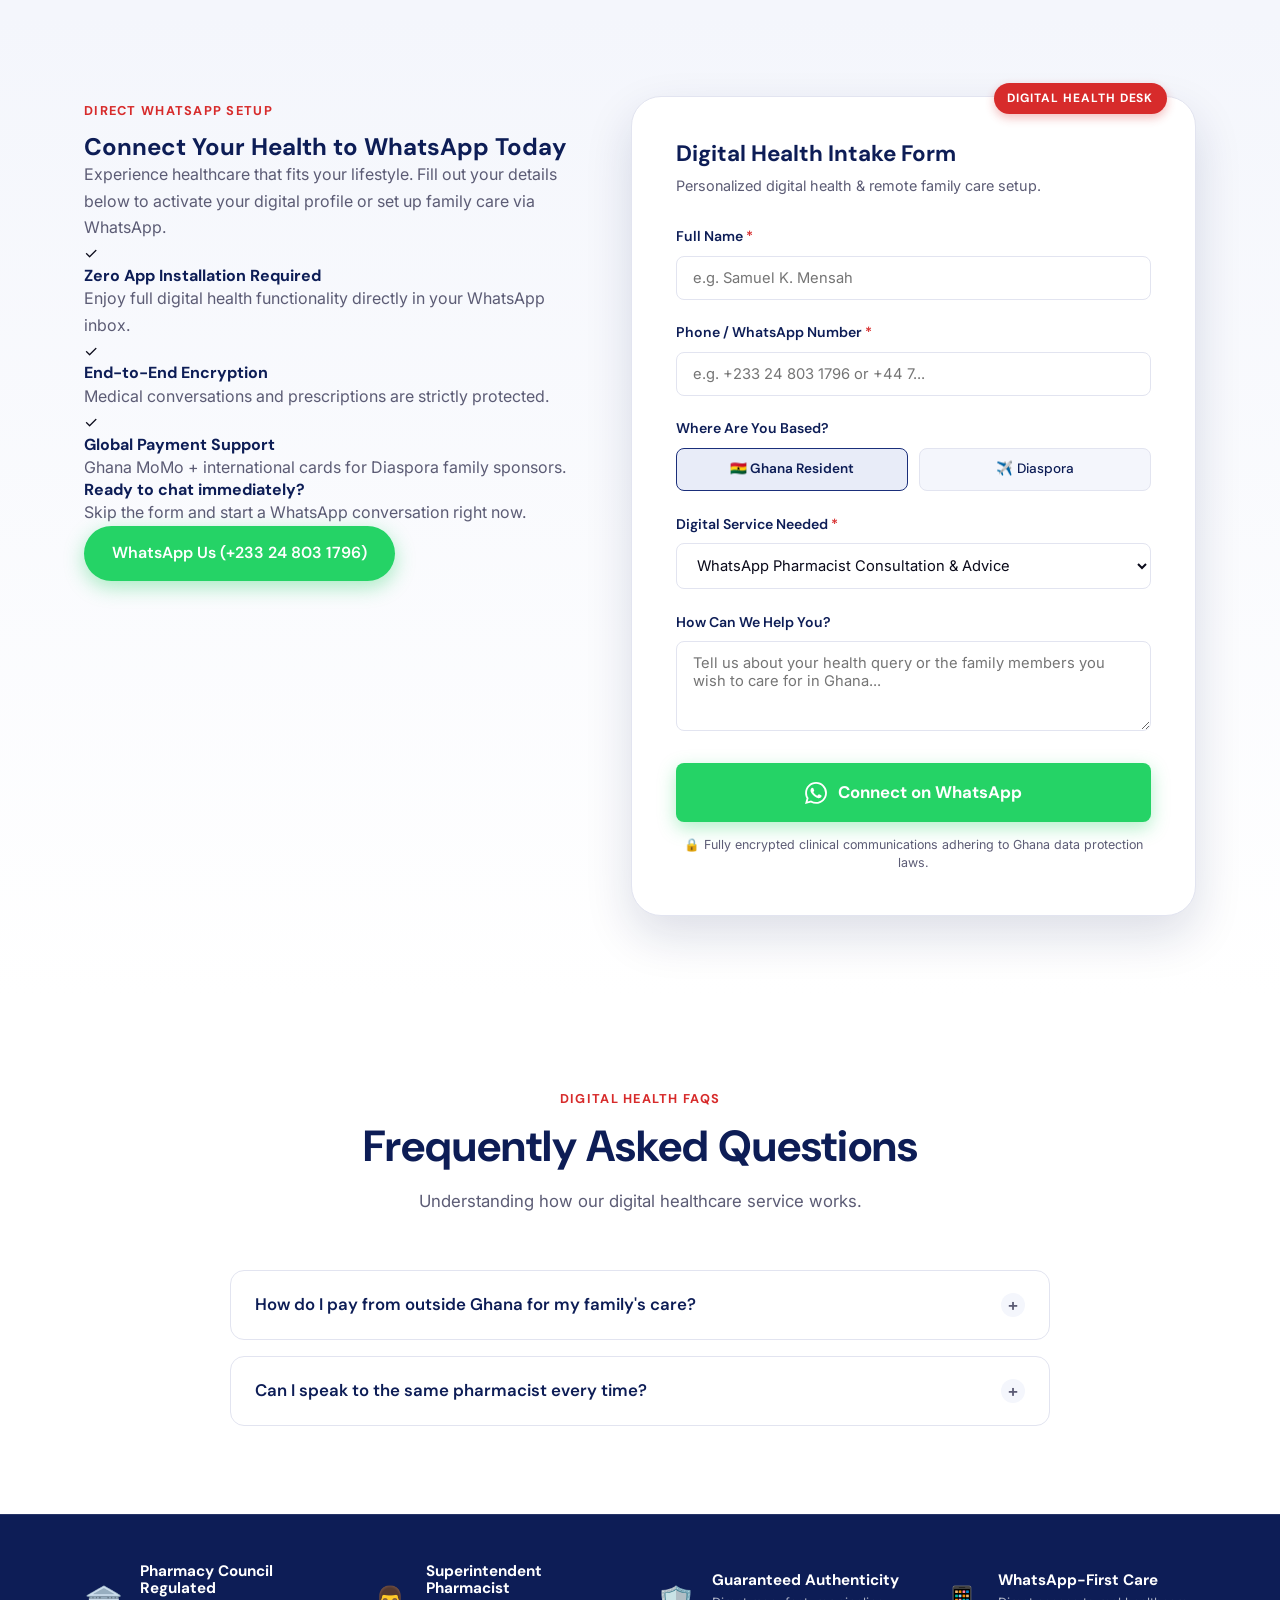
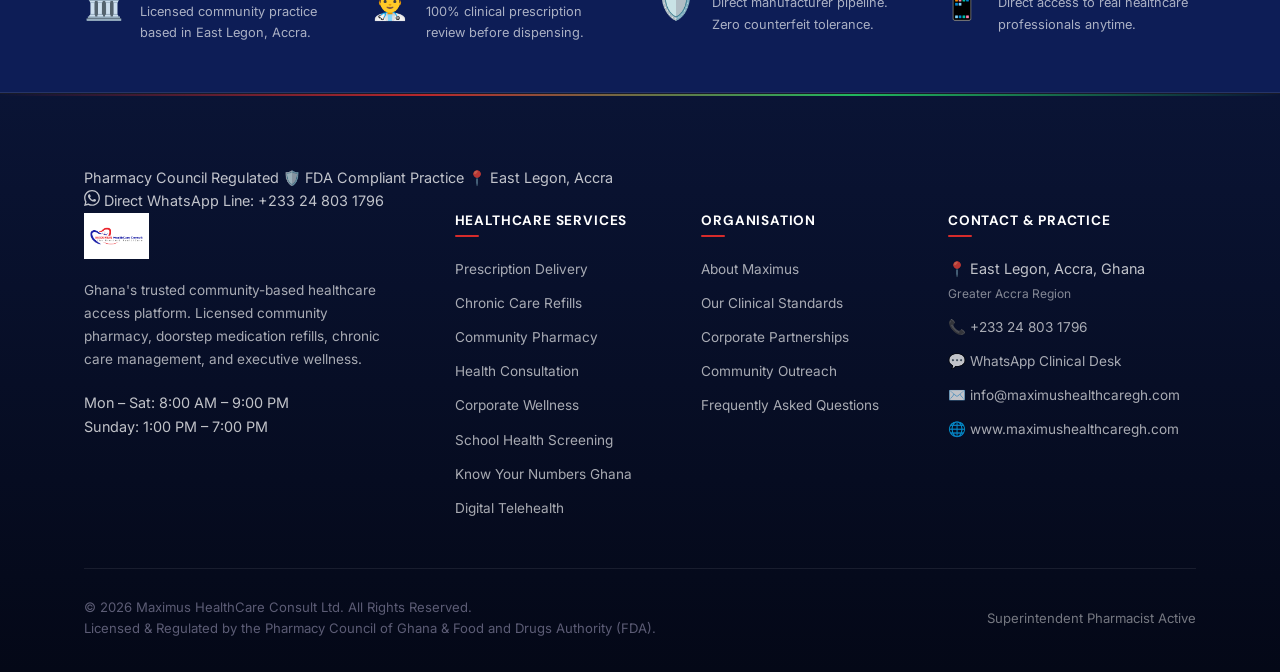
<file: service-digital-health.html>
<!DOCTYPE html>
<html lang="en">
<head>
  <meta charset="UTF-8">
  <meta name="viewport" content="width=device-width, initial-scale=1.0">
  <meta name="description" content="Digital Health & Telehealth Platform in Ghana. WhatsApp-first consultations, medication reminders, electronic health records, and Diaspora family care. Maximus HealthCare Consult.">
  <meta name="theme-color" content="#0D1D56">
  <title>Digital Health & Telehealth — Maximus HealthCare Consult</title>
  <link rel="preconnect" href="https://fonts.googleapis.com">
  <link href="https://fonts.googleapis.com/css2?family=DM+Sans:ital,opsz,wght@0,9..40,300;0,9..40,400;0,9..40,500;0,9..40,600;0,9..40,700;1,9..40,400&family=Inter:wght@300;400;500;600&display=swap" rel="stylesheet">
  <link rel="stylesheet" href="assets/css/services.css">

  <!-- Canonical & Social Meta -->
  <link rel="canonical" href="http://www.maximushealthcaregh.com/service-digital-health.html">
  <meta property="og:site_name" content="Maximus HealthCare Consult">
  <meta property="og:title" content="Digital Health & Telehealth Access — Maximus HealthCare Consult">
  <meta property="og:description" content="Healthcare in your pocket. Consult licensed Ghanaian pharmacists, manage refills, and receive digital medication guidance directly on WhatsApp and our digital portal.">
  <meta property="og:url" content="http://www.maximushealthcaregh.com/service-digital-health.html">
  <meta property="og:type" content="website">
  <meta property="og:image" content="http://www.maximushealthcaregh.com/assets/images/logo.jpg">
  <meta property="og:locale" content="en_GH">
  <meta name="twitter:card" content="summary_large_image">
  <meta name="twitter:title" content="Digital Health & Telehealth Access — Maximus HealthCare Consult">
  <meta name="twitter:description" content="Healthcare in your pocket. Consult licensed Ghanaian pharmacists, manage refills, and receive digital medication guidance directly on WhatsApp and our digital portal.">
  <meta name="twitter:image" content="http://www.maximushealthcaregh.com/assets/images/logo.jpg">

  <!-- Service JSON-LD Structured Data -->
  <script type="application/ld+json">
  {
    "@context": "https://schema.org",
    "@type": "Service",
    "@id": "http://www.maximushealthcaregh.com/service-digital-health.html#service",
    "name": "Digital Health Platform & WhatsApp Telehealth",
    "description": "Healthcare in your pocket. Consult licensed Ghanaian pharmacists, manage refills, and receive digital medication guidance directly on WhatsApp and our digital portal.",
    "provider": {
      "@type": ["MedicalBusiness", "Pharmacy"],
      "name": "Maximus HealthCare Consult",
      "url": "http://www.maximushealthcaregh.com/",
      "telephone": "+233248031796",
      "address": {
        "@type": "PostalAddress",
        "streetAddress": "East Legon",
        "addressLocality": "Accra",
        "addressCountry": "GH"
      }
    },
    "areaServed": {
      "@type": "City",
      "name": "Accra"
    },
    "hasOfferCatalog": {
      "@type": "OfferCatalog",
      "name": "Digital Health Platform & WhatsApp Telehealth"
    }
  }
  </script>

</head>
<body>

  <!-- Navigation -->
<header id="nav" role="banner">
  <a href="index.html" class="nav-logo" aria-label="Maximus HealthCare Consult — Home">
    <img src="assets/images/logo.jpg" alt="Maximus HealthCare Consult Logo" width="140" height="62" loading="eager">
  </a>

  <nav class="nav-center" aria-label="Main Navigation">
    <a href="index.html">Home</a>
    <div class="has-mega">
      <a href="index.html#services" aria-haspopup="true">Services ▾</a>
      <div class="mega" role="menu">
        <a class="mega-item" href="service-medication-delivery.html" role="menuitem">
          <div class="mega-ic">🚚</div>
          <div><h4>Medication Delivery</h4><p>Fast, verified delivery to your doorstep in Accra</p></div>
        </a>
        <a class="mega-item" href="service-chronic-care.html" role="menuitem">
          <div class="mega-ic">🔄</div>
          <div><h4>Chronic Care Subscriptions</h4><p>Auto-refills for hypertension, diabetes & asthma</p></div>
        </a>
        <a class="mega-item" href="service-community-pharmacy.html" role="menuitem">
          <div class="mega-ic">💊</div>
          <div><h4>Community Pharmacy</h4><p>Licensed pharmacy & verified supply chain in East Legon</p></div>
        </a>
        <a class="mega-item" href="service-health-consultation.html" role="menuitem">
          <div class="mega-ic">🩺</div>
          <div><h4>Health Consultation</h4><p>Expert clinical advisory, NHIS guidance & referrals</p></div>
        </a>
        <a class="mega-item" href="service-corporate-wellness.html" role="menuitem">
          <div class="mega-ic">🏢</div>
          <div><h4>Corporate Wellness</h4><p>Workplace screening & board-ready health reports</p></div>
        </a>
        <a class="mega-item" href="service-school-health.html" role="menuitem">
          <div class="mega-ic">🎓</div>
          <div><h4>School Health</h4><p>Student health screenings, menstrual & mental wellness</p></div>
        </a>
        <a class="mega-item" href="service-community-outreach.html" role="menuitem">
          <div class="mega-ic">❤️</div>
          <div><h4>Community Outreach</h4><p>Free 'Know Your Numbers Ghana' health screening days</p></div>
        </a>
        <a class="mega-item active" href="service-digital-health.html" role="menuitem">
          <div class="mega-ic">📱</div>
          <div><h4>Digital Health & Telehealth</h4><p>WhatsApp-first care, teleconsultations & records</p></div>
        </a>
      </div>
    </div>
    <a href="service-community-pharmacy.html">Pharmacy</a>
    <a href="index.html#about">About</a>
    <a href="index.html#contact">Contact</a>
  </nav>

  <div class="nav-right">
    <a href="https://wa.me/233248031796?text=Hello%20Maximus%20HealthCare%20Consult." 
       class="nav-cta" target="_blank" rel="noopener">
      <svg viewBox="0 0 24 24"><path d="M17.472 14.382c-.297-.149-1.758-.867-2.03-.967-.273-.099-.471-.148-.67.15-.197.297-.767.966-.94 1.164-.173.199-.347.223-.644.075-.297-.15-1.255-.463-2.39-1.475-.883-.788-1.48-1.761-1.653-2.059-.173-.297-.018-.458.13-.606.134-.133.298-.347.446-.52.149-.174.198-.298.298-.497.099-.198.05-.371-.025-.52-.075-.149-.669-1.612-.916-2.207-.242-.579-.487-.5-.669-.51-.173-.008-.371-.01-.57-.01-.198 0-.52.074-.792.372-.272.297-1.04 1.016-1.04 2.479 0 1.462 1.065 2.875 1.213 3.074.149.198 2.096 3.2 5.077 4.487.709.306 1.262.489 1.694.625.712.227 1.36.195 1.871.118.571-.085 1.758-.719 2.006-1.413.248-.694.248-1.289.173-1.413-.074-.124-.272-.198-.57-.347m-5.421 7.403h-.004a9.87 9.87 0 01-5.031-1.378l-.361-.214-3.741.982.998-3.648-.235-.374a9.86 9.86 0 01-1.51-5.26c.001-5.45 4.436-9.884 9.888-9.884 2.64 0 5.122 1.03 6.988 2.898a9.825 9.825 0 012.893 6.994c-.003 5.45-4.437 9.884-9.885 9.884m8.413-18.297A11.815 11.815 0 0012.05 0C5.495 0 .16 5.335.157 11.892c0 2.096.547 4.142 1.588 5.945L.057 24l6.305-1.654a11.882 11.882 0 005.683 1.448h.005c6.554 0 11.89-5.335 11.893-11.893a11.821 11.821 0 00-3.48-8.413z"/></svg>
      Chat on WhatsApp
    </a>
    <button class="hamburger" id="hamburger" onclick="openMenu()" aria-label="Open menu" aria-expanded="false">
      <span></span><span></span><span></span>
    </button>
  </div>
</header>

<!-- Mobile Drawer Overlay -->
<div class="mob-overlay" id="mob-overlay" onclick="closeMenu()"></div>

<!-- Mobile Sliding Drawer -->
<aside class="mob-drawer" id="mob-drawer" aria-hidden="true">
  <div class="mob-drawer-head">
    <img src="assets/images/logo.jpg" alt="Maximus HealthCare Consult">
    <button class="mob-close" onclick="closeMenu()" aria-label="Close menu">✕</button>
  </div>
  <div class="mob-nav-links">
    <a href="index.html">Home</a>
    <span style="font-size: 0.78rem; font-weight: 700; color: var(--muted); letter-spacing: 0.08em; text-transform: uppercase;">Our Services</span>
    <div class="mob-services-sub">
      <a href="service-medication-delivery.html">🚚 Medication Delivery</a>
      <a href="service-chronic-care.html">🔄 Chronic Care Subscriptions</a>
      <a href="service-community-pharmacy.html">💊 Community Pharmacy</a>
      <a href="service-health-consultation.html">🩺 Health Consultation</a>
      <a href="service-corporate-wellness.html">🏢 Corporate Wellness</a>
      <a href="service-school-health.html">🎓 School Health</a>
      <a href="service-community-outreach.html">❤️ Community Outreach</a>
      <a href="service-digital-health.html" class="active">📱 Digital Health & Telehealth</a>
    </div>
    <a href="index.html#about" onclick="closeMenu()">About Maximus</a>
    <a href="index.html#contact" onclick="closeMenu()">Contact & Location</a>
  </div>
  <div style="margin-top: auto; padding-top: 1.5rem;">
    <a href="https://wa.me/233248031796?text=Hello%20Maximus%20HealthCare." class="btn-primary-wa" style="width: 100%; justify-content: center;" target="_blank" rel="noopener">
      WhatsApp Us Now
    </a>
  </div>
</aside>

  <!-- Service Hero Section -->
  <section class="service-hero">
    <div class="container">
      <div class="breadcrumb">
        <a href="index.html">Home</a> <span>/</span>
        <a href="index.html#services">Services</a> <span>/</span>
        <span>Digital Health & Telehealth</span>
      </div>

      <div class="hero-pill">
        <div class="hero-pill-dot"></div>
        WhatsApp-Native Healthcare · Digital Records · Diaspora Access
      </div>

      <h1>
        A licensed pharmacist in your pocket.<br>
        <span>Healthcare on your terms.</span>
      </h1>

      <p class="lead">
        You manage your banking on your phone; your healthcare should be just as accessible. Ask clinical questions, schedule prescription deliveries, maintain digital health records, and sponsor your family's healthcare from anywhere in the world — natively through WhatsApp.
      </p>

      <div class="hero-actions">
        <a href="#digital-form" class="btn-primary-wa">
          <svg width="20" height="20" viewBox="0 0 24 24" fill="currentColor"><path d="M17.472 14.382c-.297-.149-1.758-.867-2.03-.967-.273-.099-.471-.148-.67.15-.197.297-.767.966-.94 1.164-.173.199-.347.223-.644.075-.297-.15-1.255-.463-2.39-1.475-.883-.788-1.48-1.761-1.653-2.059-.173-.297-.018-.458.13-.606.134-.133.298-.347.446-.52.149-.174.198-.298.298-.497.099-.198.05-.371-.025-.52-.075-.149-.669-1.612-.916-2.207-.242-.579-.487-.5-.669-.51-.173-.008-.371-.01-.57-.01-.198 0-.52.074-.792.372-.272.297-1.04 1.016-1.04 2.479 0 1.462 1.065 2.875 1.213 3.074.149.198 2.096 3.2 5.077 4.487.709.306 1.262.489 1.694.625.712.227 1.36.195 1.871.118.571-.085 1.758-.719 2.006-1.413.248-.694.248-1.289.173-1.413-.074-.124-.272-.198-.57-.347m-5.421 7.403h-.004a9.87 9.87 0 01-5.031-1.378l-.361-.214-3.741.982.998-3.648-.235-.374a9.86 9.86 0 01-1.51-5.26c.001-5.45 4.436-9.884 9.888-9.884 2.64 0 5.122 1.03 6.988 2.898a9.825 9.825 0 012.893 6.994c-.003 5.45-4.437 9.884-9.885 9.884m8.413-18.297A11.815 11.815 0 0012.05 0C5.495 0 .16 5.335.157 11.892c0 2.096.547 4.142 1.588 5.945L.057 24l6.305-1.654a11.882 11.882 0 005.683 1.448h.005c6.554 0 11.89-5.335 11.893-11.893a11.821 11.821 0 00-3.48-8.413z"/></svg>
          Connect to Digital Care
        </a>
        <a href="#digital-features" class="btn-outline-w">Platform Features</a>
      </div>

      <div class="hero-stats-bar">
        <div class="hero-stat">
          <span class="hero-stat-num">No App Install</span>
          <span class="hero-stat-label">Runs seamlessly inside WhatsApp. Zero storage or login headaches.</span>
        </div>
        <div class="hero-stat">
          <span class="hero-stat-num">Diaspora Ready</span>
          <span class="hero-stat-label">Secure international card payments & doorstep delivery for relatives in Ghana</span>
        </div>
        <div class="hero-stat">
          <span class="hero-stat-num">Encrypted Records</span>
          <span class="hero-stat-label">Protected personal health history accessible whenever you see a doctor</span>
        </div>
      </div>
    </div>
  </section>

  <!-- Problem vs Solution -->
  <section class="section">
    <div class="container">
      <div class="sec-header">
        <span class="sec-tag">Modern Healthcare Convenience</span>
        <h2>Why Pure Software Apps Fail in African Healthcare</h2>
        <p>Most health apps offer automated bot responses and symptom checkers that cannot dispense a physical pill or check your pulse. Maximus bridges software with a licensed physical pharmacy.</p>
      </div>

      <!-- Editorial Service Photo Showcase -->
      <div class="service-photo-banner">
        <img src="assets/images/telehealth_consult.jpg" alt="Maximus WhatsApp Telehealth and Digital Healthcare Advisory" loading="lazy">
        <span class="service-photo-tag">📱 WhatsApp-First Telehealth & Digital Records</span>
      </div>


      <div class="comparison-grid">
        <div class="comp-card problem">
          <h3><span>✕</span> Software-Only Health Startups</h3>
          <ul class="comp-list problem">
            <li><span class="icon">✕</span> <strong>No physical pharmacy:</strong> They pass your order to random third-party shops with no quality control.</li>
            <li><span class="icon">✕</span> <strong>Frustrating chatbot loops:</strong> Automated bots that cannot comprehend Ghanaian medical contexts or dialect.</li>
            <li><span class="icon">✕</span> <strong>App fatigue:</strong> Expecting patients to install yet another 80MB app that consumes phone storage and data.</li>
            <li><span class="icon">✕</span> <strong>No accountability:</strong> Disconnected call center agents who cannot verify medication batch integrity.</li>
          </ul>
        </div>

        <div class="comp-card solution">
          <h3><span>✓</span> The Maximus Hybrid Platform</h3>
          <ul class="comp-list solution">
            <li><span class="icon">✓</span> <strong>Physical brick + digital click:</strong> Grounded in our licensed East Legon community pharmacy with a real Superintendent Pharmacist.</li>
            <li><span class="icon">✓</span> <strong>WhatsApp-native ease:</strong> Order, consult, and receive reminders inside the app you already use every day.</li>
            <li><span class="icon">✓</span> <strong>Direct human clinicians:</strong> Speak directly to licensed pharmacists who know your medical history.</li>
            <li><span class="icon">✓</span> <strong>End-to-end fulfillment:</strong> From prescription review to temperature-controlled dispatch straight to your door.</li>
          </ul>
        </div>
      </div>
    </div>
  </section>

  <!-- Digital Capabilities -->
  <section class="section section-smoke" id="digital-features">
    <div class="container">
      <div class="sec-header">
        <span class="sec-tag">Digital Ecosystem</span>
        <h2>Our Digital Healthcare Solutions</h2>
        <p>Built for urban professionals, chronic care patients, and families across the globe.</p>
      </div>

      <div class="features-grid">
        <div class="feature-card">
          <div class="feature-icon">💬</div>
          <h3>WhatsApp Pharmacist Concierge</h3>
          <p>Have a question about dosage timing, drug interactions, or missed pills? Message our clinical team directly for verified answers.</p>
        </div>

        <div class="feature-card">
          <div class="feature-icon">🌍</div>
          <h3>Diaspora Family Care Portal</h3>
          <p>Living abroad? Manage your parents' health in Ghana. We provide vitals check-ins, monthly medication delivery, and real-time WhatsApp updates.</p>
        </div>

        <div class="feature-card">
          <div class="feature-icon">📁</div>
          <h3>Digital Health Record Storage</h3>
          <p>Never lose a medical report again. We securely log your lab tests, vitals history, and active medications in an encrypted digital summary.</p>
        </div>

        <div class="feature-card">
          <div class="feature-icon">⏰</div>
          <h3>Automated Refill Reminders</h3>
          <p>Personalized WhatsApp alerts reminding you when your medication course is ending or when your monthly chronic refill is being dispatched.</p>
        </div>

        <div class="feature-card">
          <div class="feature-icon">🎥</div>
          <h3>Telehealth Video Sessions</h3>
          <p>Schedule a secure 1-on-1 video consultation with our healthcare team from the comfort of your living room or office desk.</p>
        </div>

        <div class="feature-card">
          <div class="feature-icon">💳</div>
          <h3>Seamless Digital Payments</h3>
          <p>Pay in seconds with MTN MoMo, Telecel Cash, or international Visa and Mastercard with automated digital receipts.</p>
        </div>
      </div>
    </div>
  </section>

  <!-- Interactive WhatsApp Intake Form -->
  <section class="form-section-wrapper" id="digital-form">
    <div class="container">
      <div class="form-layout">
        <div class="form-info-col">
          <span class="sec-tag">Direct WhatsApp Setup</span>
          <h2>Connect Your Health to WhatsApp Today</h2>
          <p>
            Experience healthcare that fits your lifestyle. Fill out your details below to activate your digital profile or set up family care via WhatsApp.
          </p>

          <div class="trust-bullets">
            <div class="trust-bullet">
              <div class="trust-bullet-icon">✓</div>
              <div>
                <h4>Zero App Installation Required</h4>
                <p>Enjoy full digital health functionality directly in your WhatsApp inbox.</p>
              </div>
            </div>
            <div class="trust-bullet">
              <div class="trust-bullet-icon">✓</div>
              <div>
                <h4>End-to-End Encryption</h4>
                <p>Medical conversations and prescriptions are strictly protected.</p>
              </div>
            </div>
            <div class="trust-bullet">
              <div class="trust-bullet-icon">✓</div>
              <div>
                <h4>Global Payment Support</h4>
                <p>Ghana MoMo + international cards for Diaspora family sponsors.</p>
              </div>
            </div>
          </div>

          <div class="direct-wa-box">
            <h4>Ready to chat immediately?</h4>
            <p>Skip the form and start a WhatsApp conversation right now.</p>
            <a href="https://wa.me/233248031796?text=Hello%20Maximus%20HealthCare%2C%20I%20want%20to%20get%20started%20with%20digital%20health." 
               class="btn-primary-wa" style="display: inline-flex; width: auto;" target="_blank" rel="noopener">
              WhatsApp Us (+233 24 803 1796)
            </a>
          </div>
        </div>

        <!-- Form Card -->
        <div class="form-card">
          <div class="form-card-badge">Digital Health Desk</div>
          <h3>Digital Health Intake Form</h3>
          <p class="form-subtitle">Personalized digital health & remote family care setup.</p>

          <form onsubmit="return handleWhatsAppSubmit(event, 'Digital Health & Telehealth')">
            <div class="form-group">
              <label for="fullname">Full Name <span class="req">*</span></label>
              <input type="text" id="fullname" name="fullname" class="form-control" placeholder="e.g. Samuel K. Mensah" required>
            </div>

            <div class="form-group">
              <label for="phone">Phone / WhatsApp Number <span class="req">*</span></label>
              <input type="tel" id="phone" name="phone" class="form-control" placeholder="e.g. +233 24 803 1796 or +44 7..." required>
            </div>

            <div class="form-group">
              <label>Where Are You Based?</label>
              <div class="radio-pills">
                <div class="radio-pill">
                  <input type="radio" id="res-ghana" name="residence" data-label="Location Status" value="Living in Ghana" checked>
                  <label for="res-ghana">🇬🇭 Ghana Resident</label>
                </div>
                <div class="radio-pill">
                  <input type="radio" id="res-diaspora" name="residence" data-label="Location Status" value="Diaspora (UK/USA/Canada/Europe)">
                  <label for="res-diaspora">✈️ Diaspora</label>
                </div>
              </div>
            </div>

            <div class="form-group">
              <label for="digital-service">Digital Service Needed <span class="req">*</span></label>
              <select id="digital-service" name="digital_service" data-label="Service Selected" class="form-control" required>
                <option value="WhatsApp Pharmacist Consultation & Advice">WhatsApp Pharmacist Consultation & Advice</option>
                <option value="Diaspora Family Care (Sponsoring Relatives in Accra)">Diaspora Family Care (Sponsoring Relatives in Accra)</option>
                <option value="Automated Medication Reminders & Refill Setup">Automated Medication Reminders & Refill Setup</option>
                <option value="Digital Health Record & Vitals Management">Digital Health Record & Vitals Management</option>
                <option value="Virtual Video Consultation">Virtual Video Consultation</option>
              </select>
            </div>

            <div class="form-group">
              <label for="details">How Can We Help You?</label>
              <textarea id="details" name="details" data-label="Health Needs Summary" class="form-control" placeholder="Tell us about your health query or the family members you wish to care for in Ghana..."></textarea>
            </div>

            <button type="submit" class="btn-form-submit">
              <svg viewBox="0 0 24 24"><path d="M17.472 14.382c-.297-.149-1.758-.867-2.03-.967-.273-.099-.471-.148-.67.15-.197.297-.767.966-.94 1.164-.173.199-.347.223-.644.075-.297-.15-1.255-.463-2.39-1.475-.883-.788-1.48-1.761-1.653-2.059-.173-.297-.018-.458.13-.606.134-.133.298-.347.446-.52.149-.174.198-.298.298-.497.099-.198.05-.371-.025-.52-.075-.149-.669-1.612-.916-2.207-.242-.579-.487-.5-.669-.51-.173-.008-.371-.01-.57-.01-.198 0-.52.074-.792.372-.272.297-1.04 1.016-1.04 2.479 0 1.462 1.065 2.875 1.213 3.074.149.198 2.096 3.2 5.077 4.487.709.306 1.262.489 1.694.625.712.227 1.36.195 1.871.118.571-.085 1.758-.719 2.006-1.413.248-.694.248-1.289.173-1.413-.074-.124-.272-.198-.57-.347m-5.421 7.403h-.004a9.87 9.87 0 01-5.031-1.378l-.361-.214-3.741.982.998-3.648-.235-.374a9.86 9.86 0 01-1.51-5.26c.001-5.45 4.436-9.884 9.888-9.884 2.64 0 5.122 1.03 6.988 2.898a9.825 9.825 0 012.893 6.994c-.003 5.45-4.437 9.884-9.885 9.884m8.413-18.297A11.815 11.815 0 0012.05 0C5.495 0 .16 5.335.157 11.892c0 2.096.547 4.142 1.588 5.945L.057 24l6.305-1.654a11.882 11.882 0 005.683 1.448h.005c6.554 0 11.89-5.335 11.893-11.893a11.821 11.821 0 00-3.48-8.413z"/></svg>
              <span>Connect on WhatsApp</span>
            </button>
            <p class="form-privacy-note">🔒 Fully encrypted clinical communications adhering to Ghana data protection laws.</p>
          </form>
        </div>
      </div>
    </div>
  </section>

  <!-- FAQ Section -->
  <section class="section">
    <div class="container">
      <div class="sec-header">
        <span class="sec-tag">Digital Health FAQs</span>
        <h2>Frequently Asked Questions</h2>
        <p>Understanding how our digital healthcare service works.</p>
      </div>

      <div class="faq-accordion">
        <div class="faq-item">
          <button class="faq-q" onclick="toggleFaq(this)" aria-expanded="false">
            How do I pay from outside Ghana for my family's care?
            <span class="faq-icon">+</span>
          </button>
          <div class="faq-ans">
            <p>We provide a secure online payment link accepting international Visa, Mastercard, and American Express. You receive automated digital invoices and WhatsApp notifications each time a medication refill or checkup is completed for your family in Ghana.</p>
          </div>
        </div>

        <div class="faq-item">
          <button class="faq-q" onclick="toggleFaq(this)" aria-expanded="false">
            Can I speak to the same pharmacist every time?
            <span class="faq-icon">+</span>
          </button>
          <div class="faq-ans">
            <p>Yes. When you register for our digital health subscription, your file is assigned to our Superintendent Pharmacist and clinical team at East Legon, ensuring consistent, personalized continuity of care.</p>
          </div>
        </div>
      </div>
    </div>
  </section>

  <!-- Clinical Credibility Strip -->
  <section class="trust-strip">
    <div class="container">
      <div class="trust-strip-grid">
        <div class="trust-item">
          <div class="trust-item-icon">🏛️</div>
          <div>
            <h4>Pharmacy Council Regulated</h4>
            <p>Licensed community practice based in East Legon, Accra.</p>
          </div>
        </div>
        <div class="trust-item">
          <div class="trust-item-icon">👨‍⚕️</div>
          <div>
            <h4>Superintendent Pharmacist</h4>
            <p>100% clinical prescription review before dispensing.</p>
          </div>
        </div>
        <div class="trust-item">
          <div class="trust-item-icon">🛡️</div>
          <div>
            <h4>Guaranteed Authenticity</h4>
            <p>Direct manufacturer pipeline. Zero counterfeit tolerance.</p>
          </div>
        </div>
        <div class="trust-item">
          <div class="trust-item-icon">📱</div>
          <div>
            <h4>WhatsApp-First Care</h4>
            <p>Direct access to real healthcare professionals anytime.</p>
          </div>
        </div>
      </div>
    </div>
  </section>

    <!-- FOOTER -->
  <footer role="contentinfo">
    <div class="container">
      <!-- Top Accreditations & Direct Connect Bar -->
      <div class="ft-top-bar">
        <div class="ft-trust-badges">
          <span class="ft-badge"><span class="ft-badge-dot"></span> Pharmacy Council Regulated</span>
          <span class="ft-badge">🛡️ FDA Compliant Practice</span>
          <span class="ft-badge">📍 East Legon, Accra</span>
        </div>
        <a href="https://wa.me/233248031796?text=Hello%20Maximus%20HealthCare%20Consult." class="ft-wa-pill" target="_blank" rel="noopener">
          <svg viewBox="0 0 24 24" width="16" height="16" fill="currentColor" aria-hidden="true"><path d="M17.472 14.382c-.297-.149-1.758-.867-2.03-.967-.273-.099-.471-.148-.67.15-.197.297-.767.966-.94 1.164-.173.199-.347.223-.644.075-.297-.15-1.255-.463-2.39-1.475-.883-.788-1.48-1.761-1.653-2.059-.173-.297-.018-.458.13-.606.134-.133.298-.347.446-.52.149-.174.198-.298.298-.497.099-.198.05-.371-.025-.52-.075-.149-.669-1.612-.916-2.207-.242-.579-.487-.5-.669-.51-.173-.008-.371-.01-.57-.01-.198 0-.52.074-.792.372-.272.297-1.04 1.016-1.04 2.479 0 1.462 1.065 2.875 1.213 3.074.149.198 2.096 3.2 5.077 4.487.709.306 1.262.489 1.694.625.712.227 1.36.195 1.871.118.571-.085 1.758-.719 2.006-1.413.248-.694.248-1.289.173-1.413-.074-.124-.272-.198-.57-.347m-5.421 7.403h-.004a9.87 9.87 0 01-5.031-1.378l-.361-.214-3.741.982.998-3.648-.235-.374a9.86 9.86 0 01-1.51-5.26c.001-5.45 4.436-9.884 9.888-9.884 2.64 0 5.122 1.03 6.988 2.898a9.825 9.825 0 012.893 6.994c-.003 5.45-4.437 9.884-9.885 9.884m8.413-18.297A11.815 11.815 0 0012.05 0C5.495 0 .16 5.335.157 11.892c0 2.096.547 4.142 1.588 5.945L.057 24l6.305-1.654a11.882 11.882 0 005.683 1.448h.005c6.554 0 11.89-5.335 11.893-11.893a11.821 11.821 0 00-3.48-8.413z"/></svg>
          <span>Direct WhatsApp Line: +233 24 803 1796</span>
        </a>
      </div>

      <!-- Main Footer Grid -->
      <div class="ft-grid">
        <div class="ft-brand">
          <a href="index.html" class="ft-logo-link">
            <img src="assets/images/logo.jpg" alt="Maximus HealthCare Consult Logo" width="140" height="62" loading="lazy">
          </a>
          <p>Ghana's trusted community-based healthcare access platform. Licensed community pharmacy, doorstep medication refills, chronic care management, and executive wellness.</p>
          <div class="ft-hours">
            <div class="ft-hour-item"><span class="ft-hour-label">Mon – Sat:</span> 8:00 AM – 9:00 PM</div>
            <div class="ft-hour-item"><span class="ft-hour-label">Sunday:</span> 1:00 PM – 7:00 PM</div>
          </div>
        </div>

        <div class="ft-col">
          <h4>Healthcare Services</h4>
          <ul>
            <li><a href="service-medication-delivery.html">Prescription Delivery</a></li>
            <li><a href="service-chronic-care.html">Chronic Care Refills</a></li>
            <li><a href="service-community-pharmacy.html">Community Pharmacy</a></li>
            <li><a href="service-health-consultation.html">Health Consultation</a></li>
            <li><a href="service-corporate-wellness.html">Corporate Wellness</a></li>
            <li><a href="service-school-health.html">School Health Screening</a></li>
            <li><a href="service-community-outreach.html">Know Your Numbers Ghana</a></li>
            <li><a href="service-digital-health.html">Digital Telehealth</a></li>
          </ul>
        </div>

        <div class="ft-col">
          <h4>Organisation</h4>
          <ul>
            <li><a href="index.html#about">About Maximus</a></li>
            <li><a href="index.html#why-us">Our Clinical Standards</a></li>
            <li><a href="https://wa.me/233248031796?text=I%20am%20interested%20in%20corporate%20partnership." target="_blank" rel="noopener">Corporate Partnerships</a></li>
            <li><a href="https://wa.me/233248031796?text=Tell%20me%20about%20community%20outreach%20sponsorship." target="_blank" rel="noopener">Community Outreach</a></li>
            <li><a href="service-community-pharmacy.html#faq">Frequently Asked Questions</a></li>
          </ul>
        </div>

        <div class="ft-col ft-contact-col">
          <h4>Contact &amp; Practice</h4>
          <ul class="ft-contact-list">
            <li>
              <span class="ft-ci">📍</span>
              <span>East Legon, Accra, Ghana<br><small style="color:rgba(255,255,255,0.5);">Greater Accra Region</small></span>
            </li>
            <li>
              <span class="ft-ci">📞</span>
              <a href="tel:+233248031796">+233 24 803 1796</a>
            </li>
            <li>
              <span class="ft-ci">💬</span>
              <a href="https://wa.me/233248031796" target="_blank" rel="noopener">WhatsApp Clinical Desk</a>
            </li>
            <li>
              <span class="ft-ci">✉️</span>
              <a href="mailto:info@maximushealthcaregh.com">info@maximushealthcaregh.com</a>
            </li>
            <li>
              <span class="ft-ci">🌐</span>
              <a href="http://www.maximushealthcaregh.com/">www.maximushealthcaregh.com</a>
            </li>
          </ul>
        </div>
      </div>

      <!-- Bottom Copyright & Compliance Bar -->
      <div class="ft-bottom">
        <div class="ft-bottom-copy">
          <p>&copy; 2026 Maximus HealthCare Consult Ltd. All Rights Reserved.</p>
          <p class="ft-subcopy">Licensed &amp; Regulated by the Pharmacy Council of Ghana &amp; Food and Drugs Authority (FDA).</p>
        </div>
        <div class="ft-bottom-actions">
          <a href="https://wa.me/233248031796?text=Hello%20Maximus." class="ft-status-pill" target="_blank" rel="noopener">
            <span class="ft-pulse-dot"></span>
            <span>Superintendent Pharmacist Active</span>
          </a>
        </div>
      </div>
    </div>
  </footer>

  <!-- Circular WhatsApp Chatbot Widget initialized via assets/js/wa-chatbot.js (bottom-left) -->

  <script src="assets/js/whatsapp-form.js"></script>
<script src="assets/js/nav.js"></script>
<script src="assets/js/animations.js" defer></script>
</body>
</html>
</file>
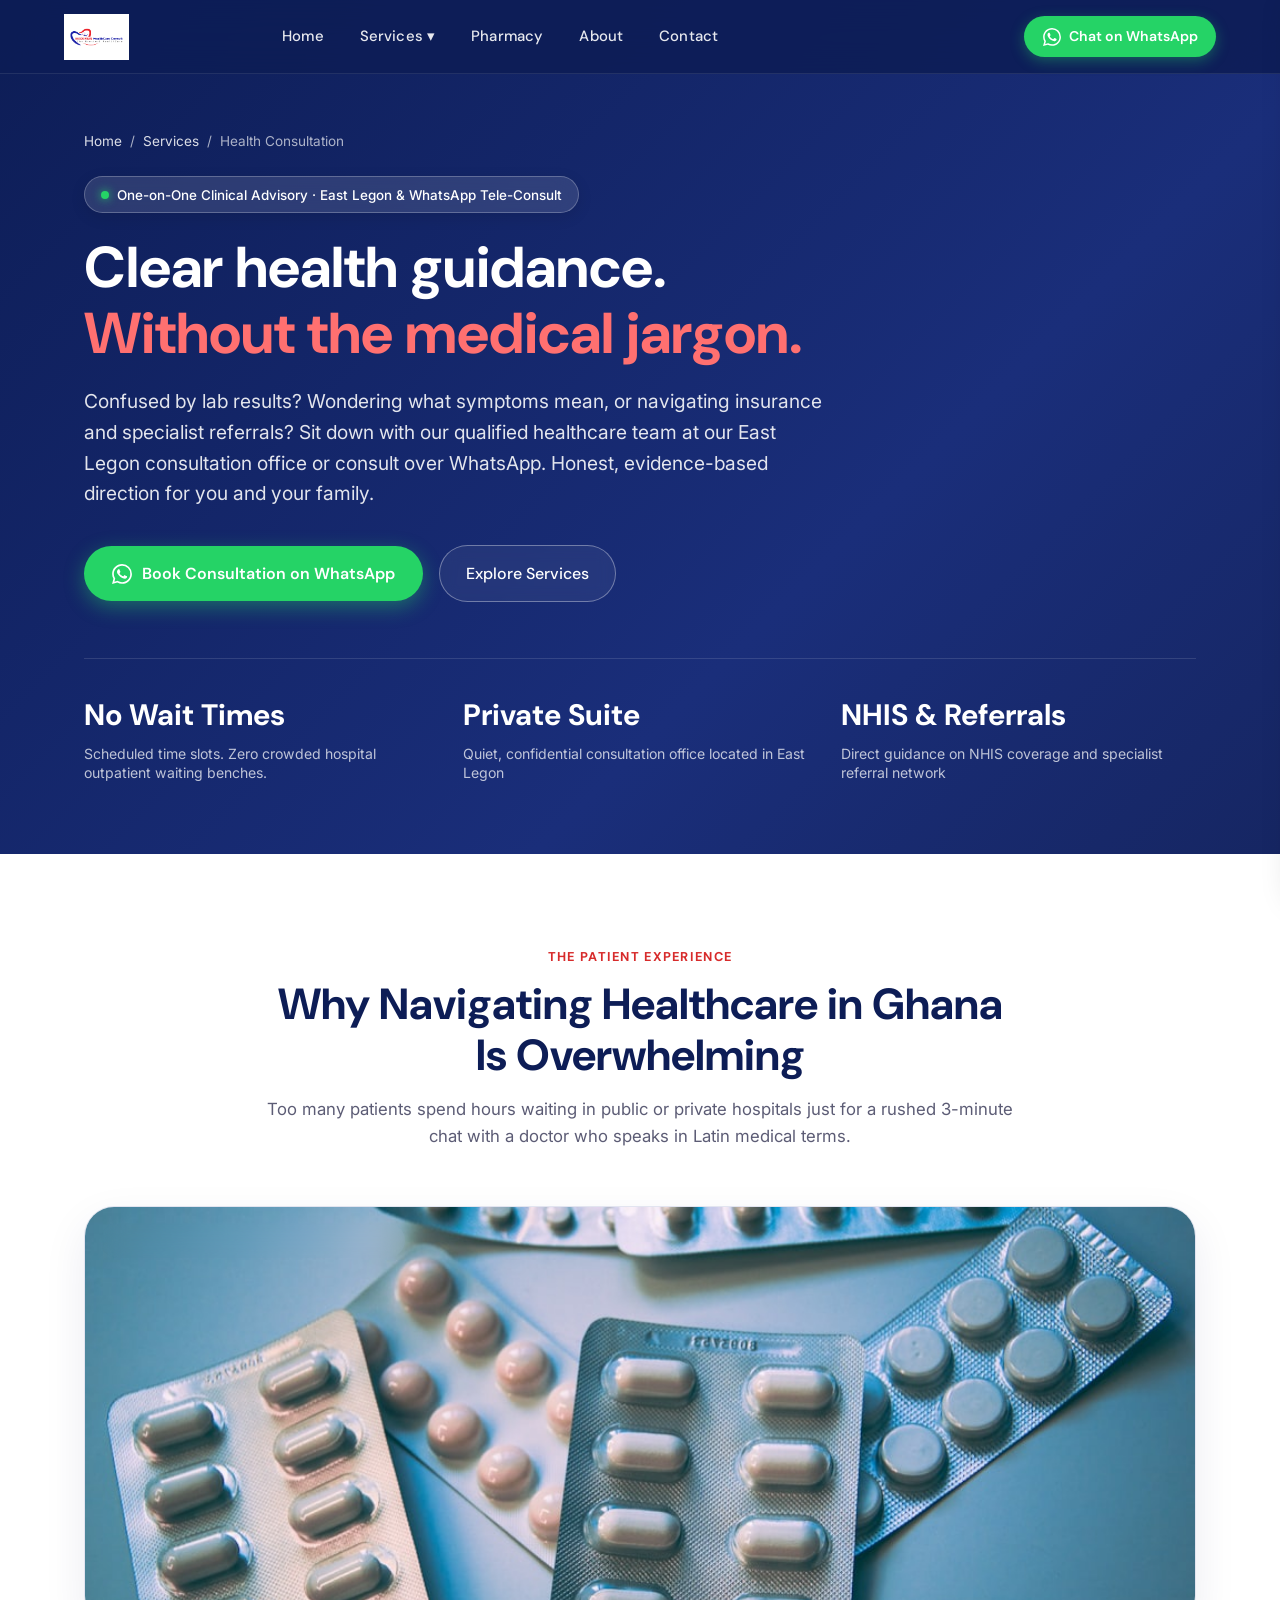
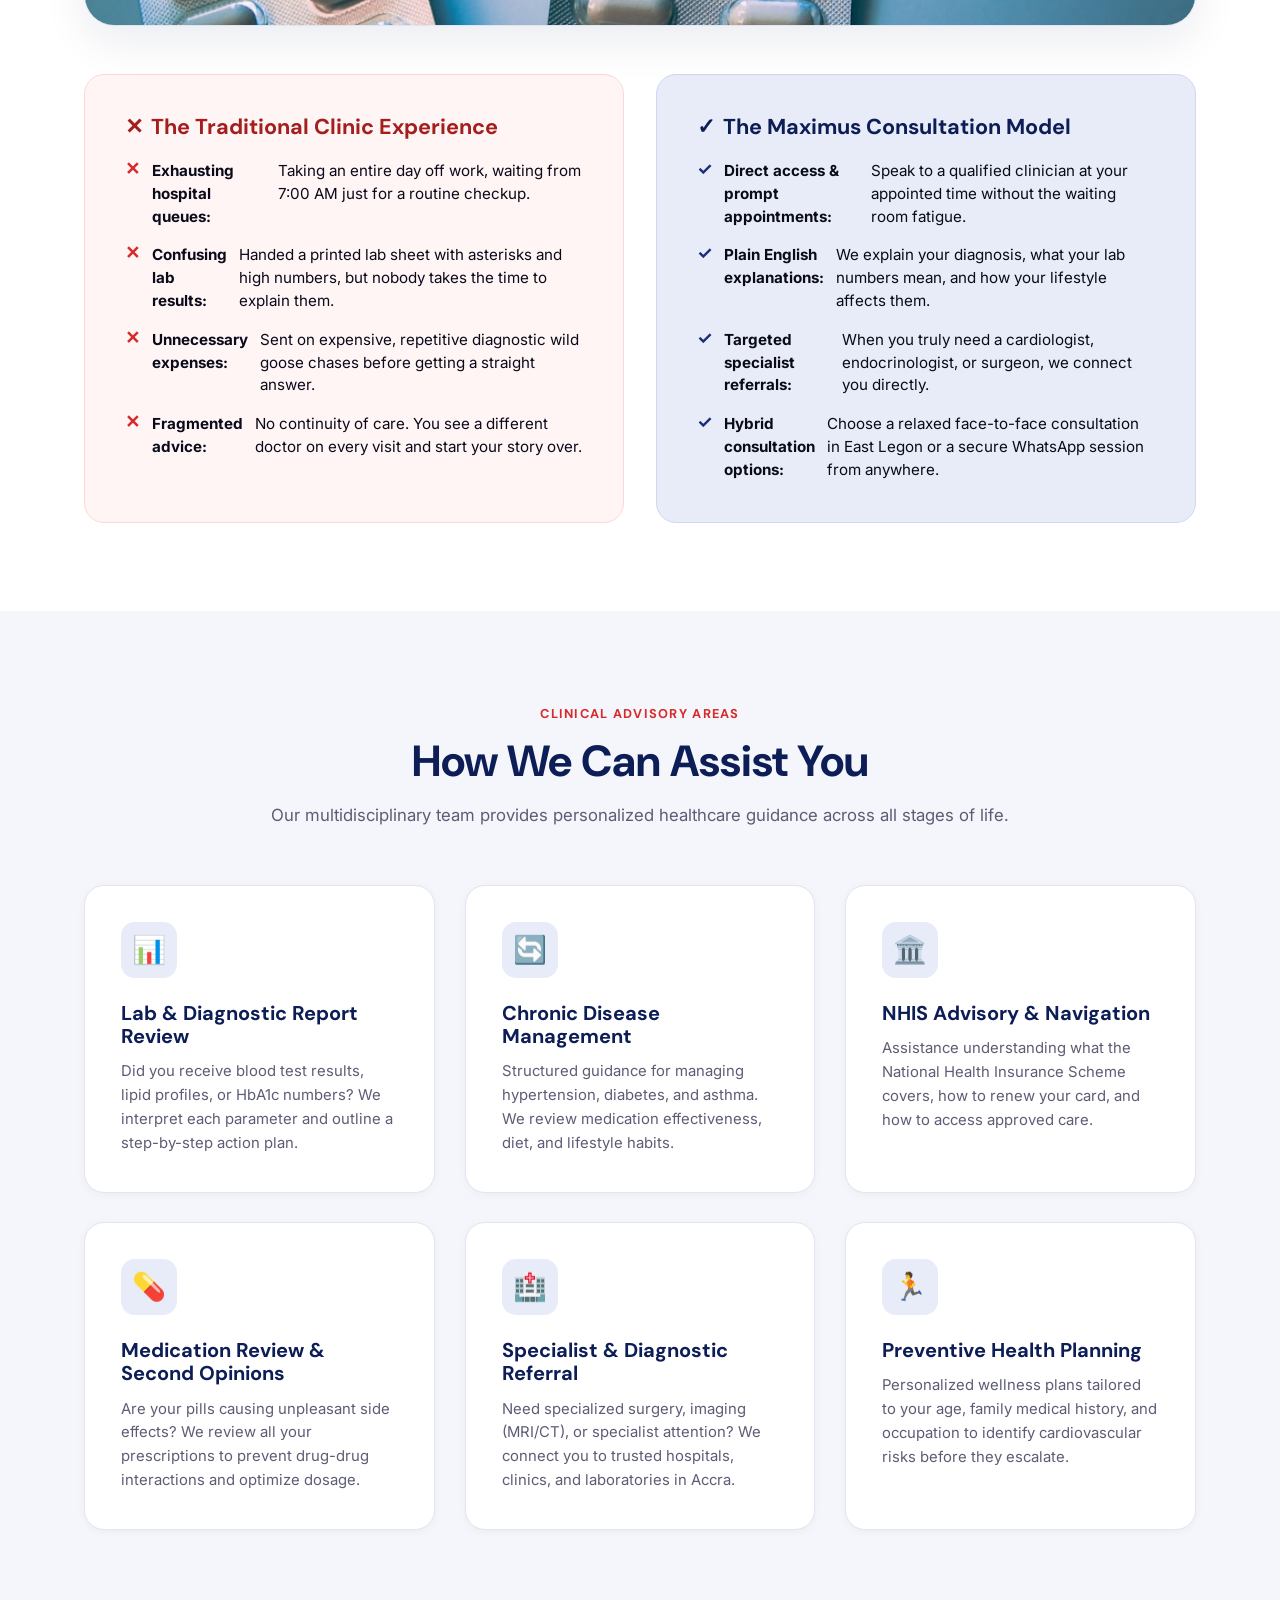
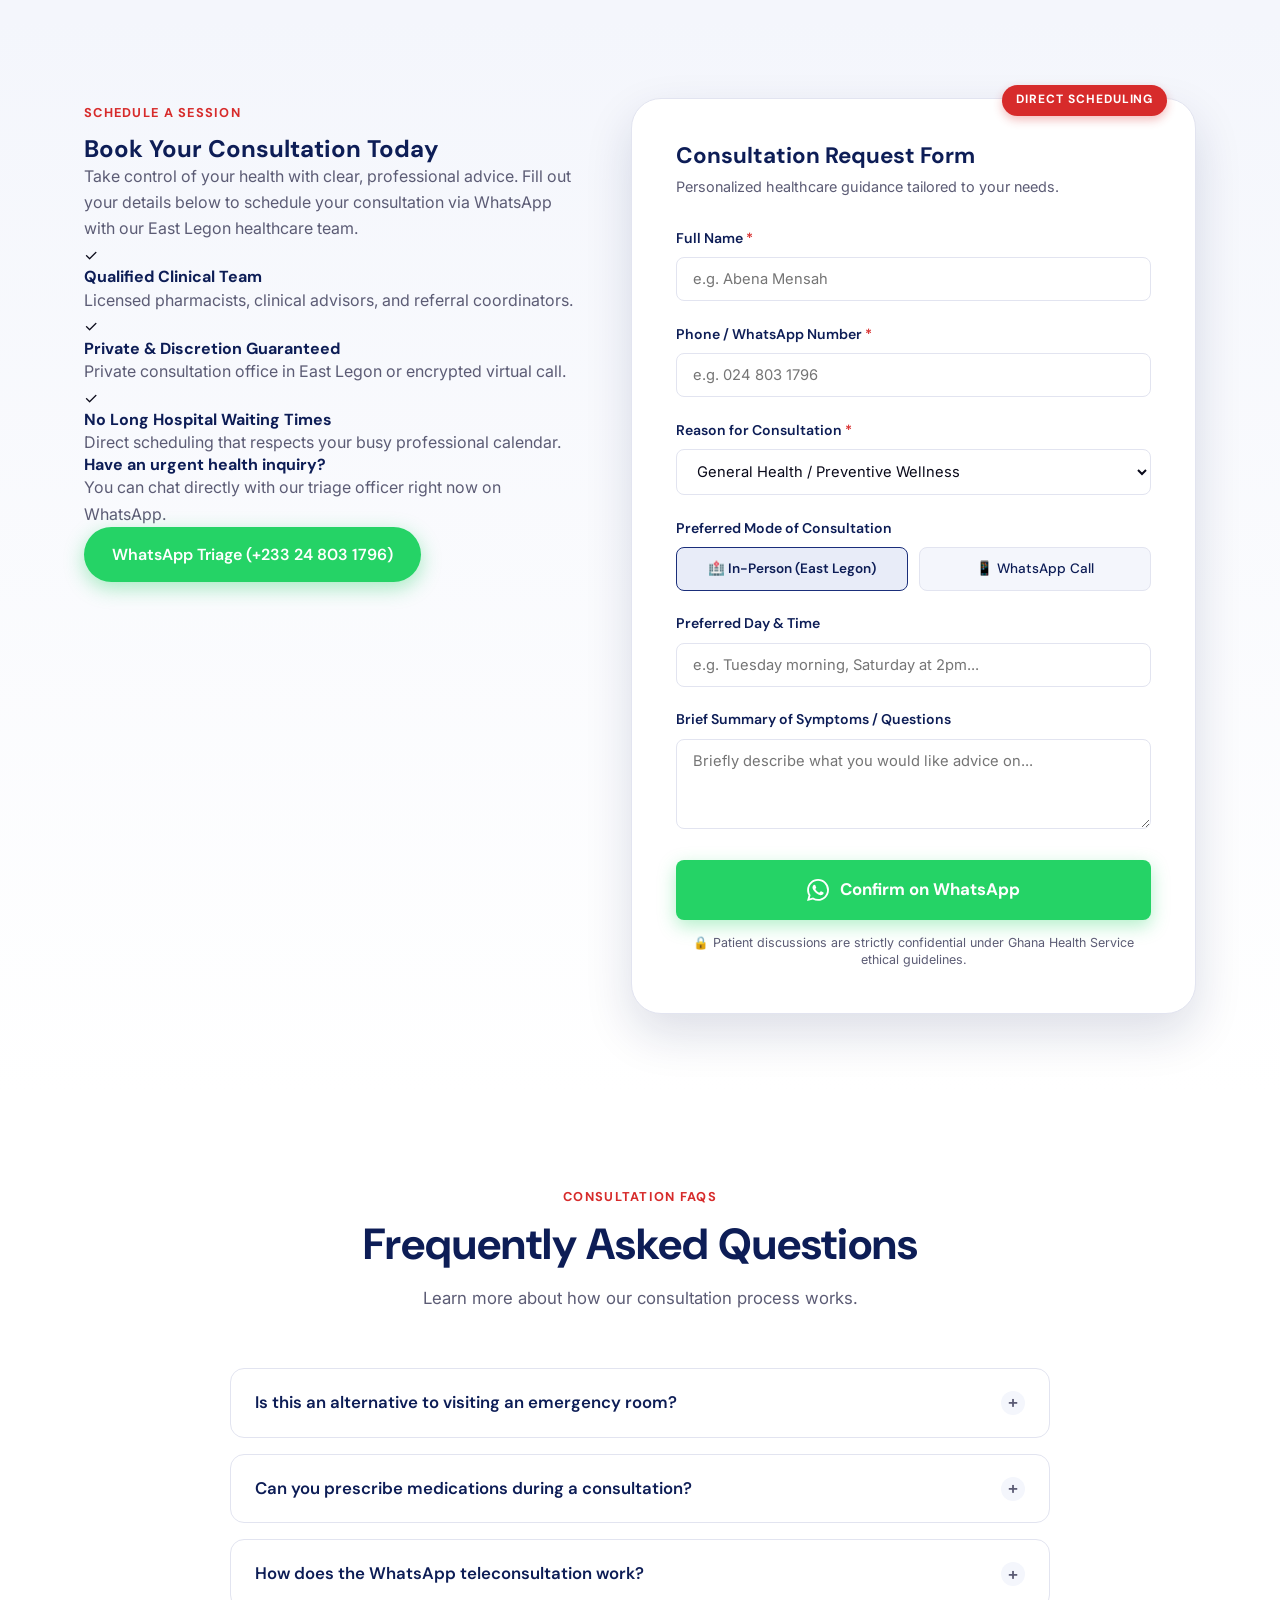
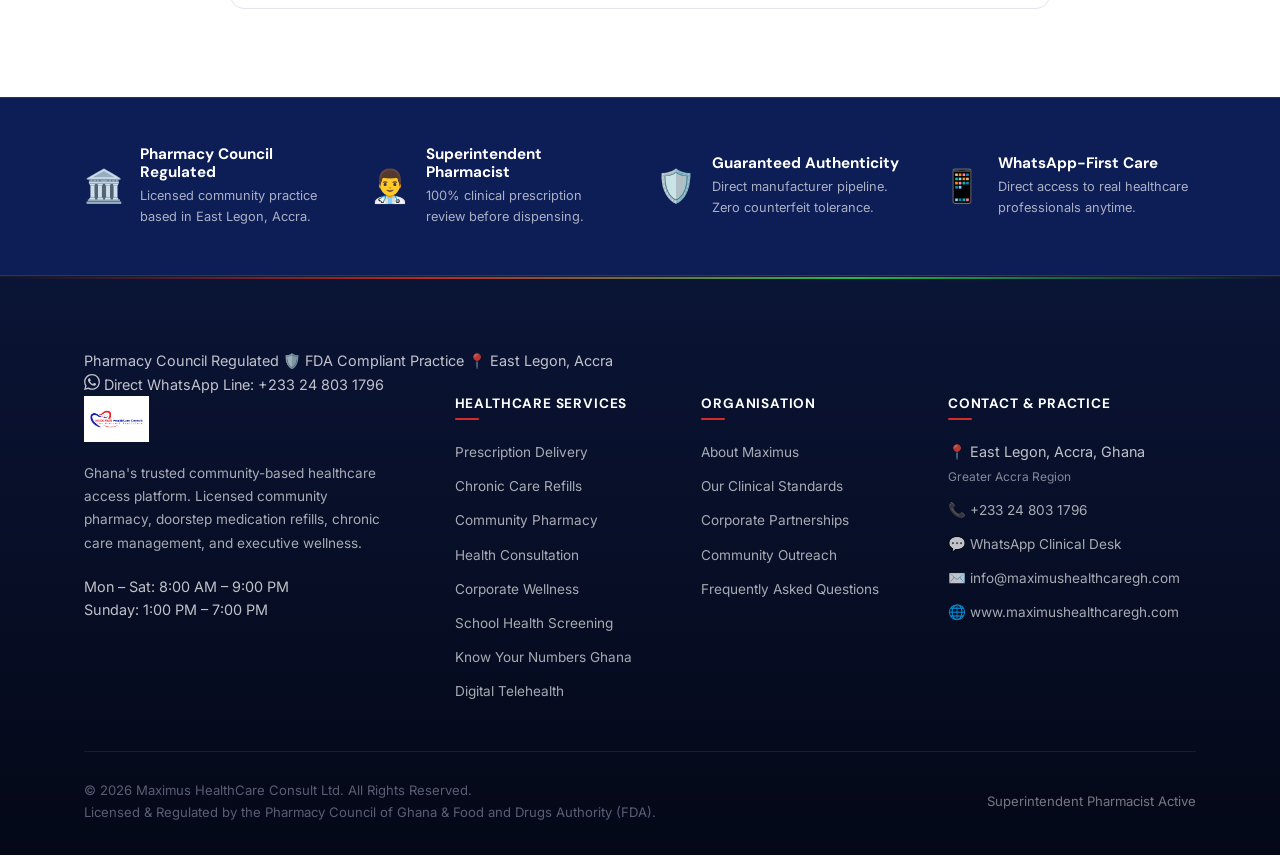
<file: service-health-consultation.html>
<!DOCTYPE html>
<html lang="en">
<head>
  <meta charset="UTF-8">
  <meta name="viewport" content="width=device-width, initial-scale=1.0">
  <meta name="description" content="Professional Health Consultation in Accra, Ghana. One-on-one clinical advisory, NHIS guidance, lab result review, and specialist referrals. Maximus HealthCare Consult.">
  <meta name="theme-color" content="#0D1D56">
  <title>Health Consultation — Maximus HealthCare Consult</title>
  <link rel="preconnect" href="https://fonts.googleapis.com">
  <link href="https://fonts.googleapis.com/css2?family=DM+Sans:ital,opsz,wght@0,9..40,300;0,9..40,400;0,9..40,500;0,9..40,600;0,9..40,700;1,9..40,400&family=Inter:wght@300;400;500;600&display=swap" rel="stylesheet">
  <link rel="stylesheet" href="assets/css/services.css">

  <!-- Canonical & Social Meta -->
  <link rel="canonical" href="http://www.maximushealthcaregh.com/service-health-consultation.html">
  <meta property="og:site_name" content="Maximus HealthCare Consult">
  <meta property="og:title" content="Clinical Health Consultation & Care Navigation — Maximus HealthCare Consult">
  <meta property="og:description" content="Professional health consultation in East Legon, Accra. Get personalized advice on preventive care, chronic conditions, laboratory test interpretation, and NHIS guidance.">
  <meta property="og:url" content="http://www.maximushealthcaregh.com/service-health-consultation.html">
  <meta property="og:type" content="website">
  <meta property="og:image" content="http://www.maximushealthcaregh.com/assets/images/logo.jpg">
  <meta property="og:locale" content="en_GH">
  <meta name="twitter:card" content="summary_large_image">
  <meta name="twitter:title" content="Clinical Health Consultation & Care Navigation — Maximus HealthCare Consult">
  <meta name="twitter:description" content="Professional health consultation in East Legon, Accra. Get personalized advice on preventive care, chronic conditions, laboratory test interpretation, and NHIS guidance.">
  <meta name="twitter:image" content="http://www.maximushealthcaregh.com/assets/images/logo.jpg">

  <!-- Service JSON-LD Structured Data -->
  <script type="application/ld+json">
  {
    "@context": "https://schema.org",
    "@type": "Service",
    "@id": "http://www.maximushealthcaregh.com/service-health-consultation.html#service",
    "name": "Clinical Health Consultation & Specialist Navigation",
    "description": "Professional health consultation in East Legon, Accra. Get personalized advice on preventive care, chronic conditions, laboratory test interpretation, and NHIS guidance.",
    "provider": {
      "@type": ["MedicalBusiness", "Pharmacy"],
      "name": "Maximus HealthCare Consult",
      "url": "http://www.maximushealthcaregh.com/",
      "telephone": "+233248031796",
      "address": {
        "@type": "PostalAddress",
        "streetAddress": "East Legon",
        "addressLocality": "Accra",
        "addressCountry": "GH"
      }
    },
    "areaServed": {
      "@type": "City",
      "name": "Accra"
    },
    "hasOfferCatalog": {
      "@type": "OfferCatalog",
      "name": "Clinical Health Consultation & Specialist Navigation"
    }
  }
  </script>

</head>
<body>

  <!-- Navigation -->
<header id="nav" role="banner">
  <a href="index.html" class="nav-logo" aria-label="Maximus HealthCare Consult — Home">
    <img src="assets/images/logo.jpg" alt="Maximus HealthCare Consult Logo" width="140" height="62" loading="eager">
  </a>

  <nav class="nav-center" aria-label="Main Navigation">
    <a href="index.html">Home</a>
    <div class="has-mega">
      <a href="index.html#services" aria-haspopup="true">Services ▾</a>
      <div class="mega" role="menu">
        <a class="mega-item" href="service-medication-delivery.html" role="menuitem">
          <div class="mega-ic">🚚</div>
          <div><h4>Medication Delivery</h4><p>Fast, verified delivery to your doorstep in Accra</p></div>
        </a>
        <a class="mega-item" href="service-chronic-care.html" role="menuitem">
          <div class="mega-ic">🔄</div>
          <div><h4>Chronic Care Subscriptions</h4><p>Auto-refills for hypertension, diabetes & asthma</p></div>
        </a>
        <a class="mega-item" href="service-community-pharmacy.html" role="menuitem">
          <div class="mega-ic">💊</div>
          <div><h4>Community Pharmacy</h4><p>Licensed pharmacy & verified supply chain in East Legon</p></div>
        </a>
        <a class="mega-item active" href="service-health-consultation.html" role="menuitem">
          <div class="mega-ic">🩺</div>
          <div><h4>Health Consultation</h4><p>Expert clinical advisory, NHIS guidance & referrals</p></div>
        </a>
        <a class="mega-item" href="service-corporate-wellness.html" role="menuitem">
          <div class="mega-ic">🏢</div>
          <div><h4>Corporate Wellness</h4><p>Workplace screening & board-ready health reports</p></div>
        </a>
        <a class="mega-item" href="service-school-health.html" role="menuitem">
          <div class="mega-ic">🎓</div>
          <div><h4>School Health</h4><p>Student health screenings, menstrual & mental wellness</p></div>
        </a>
        <a class="mega-item" href="service-community-outreach.html" role="menuitem">
          <div class="mega-ic">❤️</div>
          <div><h4>Community Outreach</h4><p>Free 'Know Your Numbers Ghana' health screening days</p></div>
        </a>
        <a class="mega-item" href="service-digital-health.html" role="menuitem">
          <div class="mega-ic">📱</div>
          <div><h4>Digital Health & Telehealth</h4><p>WhatsApp-first care, teleconsultations & records</p></div>
        </a>
      </div>
    </div>
    <a href="service-community-pharmacy.html">Pharmacy</a>
    <a href="index.html#about">About</a>
    <a href="index.html#contact">Contact</a>
  </nav>

  <div class="nav-right">
    <a href="https://wa.me/233248031796?text=Hello%20Maximus%20HealthCare%20Consult." 
       class="nav-cta" target="_blank" rel="noopener">
      <svg viewBox="0 0 24 24"><path d="M17.472 14.382c-.297-.149-1.758-.867-2.03-.967-.273-.099-.471-.148-.67.15-.197.297-.767.966-.94 1.164-.173.199-.347.223-.644.075-.297-.15-1.255-.463-2.39-1.475-.883-.788-1.48-1.761-1.653-2.059-.173-.297-.018-.458.13-.606.134-.133.298-.347.446-.52.149-.174.198-.298.298-.497.099-.198.05-.371-.025-.52-.075-.149-.669-1.612-.916-2.207-.242-.579-.487-.5-.669-.51-.173-.008-.371-.01-.57-.01-.198 0-.52.074-.792.372-.272.297-1.04 1.016-1.04 2.479 0 1.462 1.065 2.875 1.213 3.074.149.198 2.096 3.2 5.077 4.487.709.306 1.262.489 1.694.625.712.227 1.36.195 1.871.118.571-.085 1.758-.719 2.006-1.413.248-.694.248-1.289.173-1.413-.074-.124-.272-.198-.57-.347m-5.421 7.403h-.004a9.87 9.87 0 01-5.031-1.378l-.361-.214-3.741.982.998-3.648-.235-.374a9.86 9.86 0 01-1.51-5.26c.001-5.45 4.436-9.884 9.888-9.884 2.64 0 5.122 1.03 6.988 2.898a9.825 9.825 0 012.893 6.994c-.003 5.45-4.437 9.884-9.885 9.884m8.413-18.297A11.815 11.815 0 0012.05 0C5.495 0 .16 5.335.157 11.892c0 2.096.547 4.142 1.588 5.945L.057 24l6.305-1.654a11.882 11.882 0 005.683 1.448h.005c6.554 0 11.89-5.335 11.893-11.893a11.821 11.821 0 00-3.48-8.413z"/></svg>
      Chat on WhatsApp
    </a>
    <button class="hamburger" id="hamburger" onclick="openMenu()" aria-label="Open menu" aria-expanded="false">
      <span></span><span></span><span></span>
    </button>
  </div>
</header>

<!-- Mobile Drawer Overlay -->
<div class="mob-overlay" id="mob-overlay" onclick="closeMenu()"></div>

<!-- Mobile Sliding Drawer -->
<aside class="mob-drawer" id="mob-drawer" aria-hidden="true">
  <div class="mob-drawer-head">
    <img src="assets/images/logo.jpg" alt="Maximus HealthCare Consult">
    <button class="mob-close" onclick="closeMenu()" aria-label="Close menu">✕</button>
  </div>
  <div class="mob-nav-links">
    <a href="index.html">Home</a>
    <span style="font-size: 0.78rem; font-weight: 700; color: var(--muted); letter-spacing: 0.08em; text-transform: uppercase;">Our Services</span>
    <div class="mob-services-sub">
      <a href="service-medication-delivery.html">🚚 Medication Delivery</a>
      <a href="service-chronic-care.html">🔄 Chronic Care Subscriptions</a>
      <a href="service-community-pharmacy.html">💊 Community Pharmacy</a>
      <a href="service-health-consultation.html" class="active">🩺 Health Consultation</a>
      <a href="service-corporate-wellness.html">🏢 Corporate Wellness</a>
      <a href="service-school-health.html">🎓 School Health</a>
      <a href="service-community-outreach.html">❤️ Community Outreach</a>
      <a href="service-digital-health.html">📱 Digital Health & Telehealth</a>
    </div>
    <a href="index.html#about" onclick="closeMenu()">About Maximus</a>
    <a href="index.html#contact" onclick="closeMenu()">Contact & Location</a>
  </div>
  <div style="margin-top: auto; padding-top: 1.5rem;">
    <a href="https://wa.me/233248031796?text=Hello%20Maximus%20HealthCare." class="btn-primary-wa" style="width: 100%; justify-content: center;" target="_blank" rel="noopener">
      WhatsApp Us Now
    </a>
  </div>
</aside>

  <!-- Service Hero Section -->
  <section class="service-hero">
    <div class="container">
      <div class="breadcrumb">
        <a href="index.html">Home</a> <span>/</span>
        <a href="index.html#services">Services</a> <span>/</span>
        <span>Health Consultation</span>
      </div>

      <div class="hero-pill">
        <div class="hero-pill-dot"></div>
        One-on-One Clinical Advisory · East Legon & WhatsApp Tele-Consult
      </div>

      <h1>
        Clear health guidance.<br>
        <span>Without the medical jargon.</span>
      </h1>

      <p class="lead">
        Confused by lab results? Wondering what symptoms mean, or navigating insurance and specialist referrals? Sit down with our qualified healthcare team at our East Legon consultation office or consult over WhatsApp. Honest, evidence-based direction for you and your family.
      </p>

      <div class="hero-actions">
        <a href="#booking-form" class="btn-primary-wa">
          <svg width="20" height="20" viewBox="0 0 24 24" fill="currentColor"><path d="M17.472 14.382c-.297-.149-1.758-.867-2.03-.967-.273-.099-.471-.148-.67.15-.197.297-.767.966-.94 1.164-.173.199-.347.223-.644.075-.297-.15-1.255-.463-2.39-1.475-.883-.788-1.48-1.761-1.653-2.059-.173-.297-.018-.458.13-.606.134-.133.298-.347.446-.52.149-.174.198-.298.298-.497.099-.198.05-.371-.025-.52-.075-.149-.669-1.612-.916-2.207-.242-.579-.487-.5-.669-.51-.173-.008-.371-.01-.57-.01-.198 0-.52.074-.792.372-.272.297-1.04 1.016-1.04 2.479 0 1.462 1.065 2.875 1.213 3.074.149.198 2.096 3.2 5.077 4.487.709.306 1.262.489 1.694.625.712.227 1.36.195 1.871.118.571-.085 1.758-.719 2.006-1.413.248-.694.248-1.289.173-1.413-.074-.124-.272-.198-.57-.347m-5.421 7.403h-.004a9.87 9.87 0 01-5.031-1.378l-.361-.214-3.741.982.998-3.648-.235-.374a9.86 9.86 0 01-1.51-5.26c.001-5.45 4.436-9.884 9.888-9.884 2.64 0 5.122 1.03 6.988 2.898a9.825 9.825 0 012.893 6.994c-.003 5.45-4.437 9.884-9.885 9.884m8.413-18.297A11.815 11.815 0 0012.05 0C5.495 0 .16 5.335.157 11.892c0 2.096.547 4.142 1.588 5.945L.057 24l6.305-1.654a11.882 11.882 0 005.683 1.448h.005c6.554 0 11.89-5.335 11.893-11.893a11.821 11.821 0 00-3.48-8.413z"/></svg>
          Book Consultation on WhatsApp
        </a>
        <a href="#consultation-types" class="btn-outline-w">Explore Services</a>
      </div>

      <div class="hero-stats-bar">
        <div class="hero-stat">
          <span class="hero-stat-num">No Wait Times</span>
          <span class="hero-stat-label">Scheduled time slots. Zero crowded hospital outpatient waiting benches.</span>
        </div>
        <div class="hero-stat">
          <span class="hero-stat-num">Private Suite</span>
          <span class="hero-stat-label">Quiet, confidential consultation office located in East Legon</span>
        </div>
        <div class="hero-stat">
          <span class="hero-stat-num">NHIS & Referrals</span>
          <span class="hero-stat-label">Direct guidance on NHIS coverage and specialist referral network</span>
        </div>
      </div>
    </div>
  </section>

  <!-- Problem vs Solution -->
  <section class="section">
    <div class="container">
      <div class="sec-header">
        <span class="sec-tag">The Patient Experience</span>
        <h2>Why Navigating Healthcare in Ghana Is Overwhelming</h2>
        <p>Too many patients spend hours waiting in public or private hospitals just for a rushed 3-minute chat with a doctor who speaks in Latin medical terms.</p>
      </div>

      <!-- Editorial Service Photo Showcase -->
      <div class="service-photo-banner">
        <img src="assets/images/clinical_diagnostic.jpg" alt="Maximus Clinical Consultation and Diagnostic Advisory" loading="lazy">
        <span class="service-photo-tag">🩺 Confidential Clinical Consultation & Referrals</span>
      </div>


      <div class="comparison-grid">
        <div class="comp-card problem">
          <h3><span>✕</span> The Traditional Clinic Experience</h3>
          <ul class="comp-list problem">
            <li><span class="icon">✕</span> <strong>Exhausting hospital queues:</strong> Taking an entire day off work, waiting from 7:00 AM just for a routine checkup.</li>
            <li><span class="icon">✕</span> <strong>Confusing lab results:</strong> Handed a printed lab sheet with asterisks and high numbers, but nobody takes the time to explain them.</li>
            <li><span class="icon">✕</span> <strong>Unnecessary expenses:</strong> Sent on expensive, repetitive diagnostic wild goose chases before getting a straight answer.</li>
            <li><span class="icon">✕</span> <strong>Fragmented advice:</strong> No continuity of care. You see a different doctor on every visit and start your story over.</li>
          </ul>
        </div>

        <div class="comp-card solution">
          <h3><span>✓</span> The Maximus Consultation Model</h3>
          <ul class="comp-list solution">
            <li><span class="icon">✓</span> <strong>Direct access & prompt appointments:</strong> Speak to a qualified clinician at your appointed time without the waiting room fatigue.</li>
            <li><span class="icon">✓</span> <strong>Plain English explanations:</strong> We explain your diagnosis, what your lab numbers mean, and how your lifestyle affects them.</li>
            <li><span class="icon">✓</span> <strong>Targeted specialist referrals:</strong> When you truly need a cardiologist, endocrinologist, or surgeon, we connect you directly.</li>
            <li><span class="icon">✓</span> <strong>Hybrid consultation options:</strong> Choose a relaxed face-to-face consultation in East Legon or a secure WhatsApp session from anywhere.</li>
          </ul>
        </div>
      </div>
    </div>
  </section>

  <!-- Consultation Offerings -->
  <section class="section section-smoke" id="consultation-types">
    <div class="container">
      <div class="sec-header">
        <span class="sec-tag">Clinical Advisory Areas</span>
        <h2>How We Can Assist You</h2>
        <p>Our multidisciplinary team provides personalized healthcare guidance across all stages of life.</p>
      </div>

      <div class="features-grid">
        <div class="feature-card">
          <div class="feature-icon">📊</div>
          <h3>Lab & Diagnostic Report Review</h3>
          <p>Did you receive blood test results, lipid profiles, or HbA1c numbers? We interpret each parameter and outline a step-by-step action plan.</p>
        </div>

        <div class="feature-card">
          <div class="feature-icon">🔄</div>
          <h3>Chronic Disease Management</h3>
          <p>Structured guidance for managing hypertension, diabetes, and asthma. We review medication effectiveness, diet, and lifestyle habits.</p>
        </div>

        <div class="feature-card">
          <div class="feature-icon">🏛️</div>
          <h3>NHIS Advisory & Navigation</h3>
          <p>Assistance understanding what the National Health Insurance Scheme covers, how to renew your card, and how to access approved care.</p>
        </div>

        <div class="feature-card">
          <div class="feature-icon">💊</div>
          <h3>Medication Review & Second Opinions</h3>
          <p>Are your pills causing unpleasant side effects? We review all your prescriptions to prevent drug-drug interactions and optimize dosage.</p>
        </div>

        <div class="feature-card">
          <div class="feature-icon">🏥</div>
          <h3>Specialist & Diagnostic Referral</h3>
          <p>Need specialized surgery, imaging (MRI/CT), or specialist attention? We connect you to trusted hospitals, clinics, and laboratories in Accra.</p>
        </div>

        <div class="feature-card">
          <div class="feature-icon">🏃</div>
          <h3>Preventive Health Planning</h3>
          <p>Personalized wellness plans tailored to your age, family medical history, and occupation to identify cardiovascular risks before they escalate.</p>
        </div>
      </div>
    </div>
  </section>

  <!-- Interactive WhatsApp Intake Form -->
  <section class="form-section-wrapper" id="booking-form">
    <div class="container">
      <div class="form-layout">
        <div class="form-info-col">
          <span class="sec-tag">Schedule a Session</span>
          <h2>Book Your Consultation Today</h2>
          <p>
            Take control of your health with clear, professional advice. Fill out your details below to schedule your consultation via WhatsApp with our East Legon healthcare team.
          </p>

          <div class="trust-bullets">
            <div class="trust-bullet">
              <div class="trust-bullet-icon">✓</div>
              <div>
                <h4>Qualified Clinical Team</h4>
                <p>Licensed pharmacists, clinical advisors, and referral coordinators.</p>
              </div>
            </div>
            <div class="trust-bullet">
              <div class="trust-bullet-icon">✓</div>
              <div>
                <h4>Private & Discretion Guaranteed</h4>
                <p>Private consultation office in East Legon or encrypted virtual call.</p>
              </div>
            </div>
            <div class="trust-bullet">
              <div class="trust-bullet-icon">✓</div>
              <div>
                <h4>No Long Hospital Waiting Times</h4>
                <p>Direct scheduling that respects your busy professional calendar.</p>
              </div>
            </div>
          </div>

          <div class="direct-wa-box">
            <h4>Have an urgent health inquiry?</h4>
            <p>You can chat directly with our triage officer right now on WhatsApp.</p>
            <a href="https://wa.me/233248031796?text=Hello%20Maximus%20HealthCare%2C%20I%20have%20an%20urgent%20health%20question." 
               class="btn-primary-wa" style="display: inline-flex; width: auto;" target="_blank" rel="noopener">
              WhatsApp Triage (+233 24 803 1796)
            </a>
          </div>
        </div>

        <!-- Form Card -->
        <div class="form-card">
          <div class="form-card-badge">Direct Scheduling</div>
          <h3>Consultation Request Form</h3>
          <p class="form-subtitle">Personalized healthcare guidance tailored to your needs.</p>

          <form onsubmit="return handleWhatsAppSubmit(event, 'Health Consultation')">
            <div class="form-group">
              <label for="fullname">Full Name <span class="req">*</span></label>
              <input type="text" id="fullname" name="fullname" class="form-control" placeholder="e.g. Abena Mensah" required>
            </div>

            <div class="form-group">
              <label for="phone">Phone / WhatsApp Number <span class="req">*</span></label>
              <input type="tel" id="phone" name="phone" class="form-control" placeholder="e.g. 024 803 1796" required>
            </div>

            <div class="form-group">
              <label for="topic">Reason for Consultation <span class="req">*</span></label>
              <select id="topic" name="consultation_topic" data-label="Topic of Consultation" class="form-control" required>
                <option value="General Health / Preventive Wellness">General Health / Preventive Wellness</option>
                <option value="Lab Report & Numbers Interpretation">Lab Report & Numbers Interpretation</option>
                <option value="Hypertension or Diabetes Management">Hypertension or Diabetes Management</option>
                <option value="Medication Review & Side Effects">Medication Review & Side Effects</option>
                <option value="Specialist Referral or Second Opinion">Specialist Referral or Second Opinion</option>
                <option value="NHIS Advisory & Enrolment">NHIS Advisory & Enrolment</option>
              </select>
            </div>

            <div class="form-group">
              <label>Preferred Mode of Consultation</label>
              <div class="radio-pills">
                <div class="radio-pill">
                  <input type="radio" id="mode-inperson" name="consult_mode" data-label="Mode" value="In-Person (East Legon Suite)" checked>
                  <label for="mode-inperson">🏥 In-Person (East Legon)</label>
                </div>
                <div class="radio-pill">
                  <input type="radio" id="mode-virtual" name="consult_mode" data-label="Mode" value="WhatsApp Voice/Video Call">
                  <label for="mode-virtual">📱 WhatsApp Call</label>
                </div>
              </div>
            </div>

            <div class="form-group">
              <label for="schedule">Preferred Day & Time</label>
              <input type="text" id="schedule" name="preferred_schedule" data-label="Preferred Schedule" class="form-control" placeholder="e.g. Tuesday morning, Saturday at 2pm...">
            </div>

            <div class="form-group">
              <label for="details">Brief Summary of Symptoms / Questions</label>
              <textarea id="details" name="details" data-label="Symptom Summary" class="form-control" placeholder="Briefly describe what you would like advice on..."></textarea>
            </div>

            <button type="submit" class="btn-form-submit">
              <svg viewBox="0 0 24 24"><path d="M17.472 14.382c-.297-.149-1.758-.867-2.03-.967-.273-.099-.471-.148-.67.15-.197.297-.767.966-.94 1.164-.173.199-.347.223-.644.075-.297-.15-1.255-.463-2.39-1.475-.883-.788-1.48-1.761-1.653-2.059-.173-.297-.018-.458.13-.606.134-.133.298-.347.446-.52.149-.174.198-.298.298-.497.099-.198.05-.371-.025-.52-.075-.149-.669-1.612-.916-2.207-.242-.579-.487-.5-.669-.51-.173-.008-.371-.01-.57-.01-.198 0-.52.074-.792.372-.272.297-1.04 1.016-1.04 2.479 0 1.462 1.065 2.875 1.213 3.074.149.198 2.096 3.2 5.077 4.487.709.306 1.262.489 1.694.625.712.227 1.36.195 1.871.118.571-.085 1.758-.719 2.006-1.413.248-.694.248-1.289.173-1.413-.074-.124-.272-.198-.57-.347m-5.421 7.403h-.004a9.87 9.87 0 01-5.031-1.378l-.361-.214-3.741.982.998-3.648-.235-.374a9.86 9.86 0 01-1.51-5.26c.001-5.45 4.436-9.884 9.888-9.884 2.64 0 5.122 1.03 6.988 2.898a9.825 9.825 0 012.893 6.994c-.003 5.45-4.437 9.884-9.885 9.884m8.413-18.297A11.815 11.815 0 0012.05 0C5.495 0 .16 5.335.157 11.892c0 2.096.547 4.142 1.588 5.945L.057 24l6.305-1.654a11.882 11.882 0 005.683 1.448h.005c6.554 0 11.89-5.335 11.893-11.893a11.821 11.821 0 00-3.48-8.413z"/></svg>
              <span>Confirm on WhatsApp</span>
            </button>
            <p class="form-privacy-note">🔒 Patient discussions are strictly confidential under Ghana Health Service ethical guidelines.</p>
          </form>
        </div>
      </div>
    </div>
  </section>

  <!-- FAQ Section -->
  <section class="section">
    <div class="container">
      <div class="sec-header">
        <span class="sec-tag">Consultation FAQs</span>
        <h2>Frequently Asked Questions</h2>
        <p>Learn more about how our consultation process works.</p>
      </div>

      <div class="faq-accordion">
        <div class="faq-item">
          <button class="faq-q" onclick="toggleFaq(this)" aria-expanded="false">
            Is this an alternative to visiting an emergency room?
            <span class="faq-icon">+</span>
          </button>
          <div class="faq-ans">
            <p>No. If you are experiencing acute medical emergencies such as sudden chest pain, severe difficulty breathing, stroke symptoms, or severe trauma, you must immediately visit the nearest hospital emergency department. Our consultation service is designed for non-emergency advisory, chronic disease review, second opinions, and referral guidance.</p>
          </div>
        </div>

        <div class="faq-item">
          <button class="faq-q" onclick="toggleFaq(this)" aria-expanded="false">
            Can you prescribe medications during a consultation?
            <span class="faq-icon">+</span>
          </button>
          <div class="faq-ans">
            <p>Yes, for pharmacy-eligible treatments and chronic refill renewals. For prescription-only medications requiring specialized diagnostic workup, our team coordinates with our network of physicians or refers you to a trusted specialist.</p>
          </div>
        </div>

        <div class="faq-item">
          <button class="faq-q" onclick="toggleFaq(this)" aria-expanded="false">
            How does the WhatsApp teleconsultation work?
            <span class="faq-icon">+</span>
          </button>
          <div class="faq-ans">
            <p>Once you book a slot, we schedule a private WhatsApp voice or video call with our healthcare clinician. You can send photos of your lab reports, prescriptions, or skin conditions securely over chat prior to the call.</p>
          </div>
        </div>
      </div>
    </div>
  </section>

  <!-- Clinical Credibility Strip -->
  <section class="trust-strip">
    <div class="container">
      <div class="trust-strip-grid">
        <div class="trust-item">
          <div class="trust-item-icon">🏛️</div>
          <div>
            <h4>Pharmacy Council Regulated</h4>
            <p>Licensed community practice based in East Legon, Accra.</p>
          </div>
        </div>
        <div class="trust-item">
          <div class="trust-item-icon">👨‍⚕️</div>
          <div>
            <h4>Superintendent Pharmacist</h4>
            <p>100% clinical prescription review before dispensing.</p>
          </div>
        </div>
        <div class="trust-item">
          <div class="trust-item-icon">🛡️</div>
          <div>
            <h4>Guaranteed Authenticity</h4>
            <p>Direct manufacturer pipeline. Zero counterfeit tolerance.</p>
          </div>
        </div>
        <div class="trust-item">
          <div class="trust-item-icon">📱</div>
          <div>
            <h4>WhatsApp-First Care</h4>
            <p>Direct access to real healthcare professionals anytime.</p>
          </div>
        </div>
      </div>
    </div>
  </section>

    <!-- FOOTER -->
  <footer role="contentinfo">
    <div class="container">
      <!-- Top Accreditations & Direct Connect Bar -->
      <div class="ft-top-bar">
        <div class="ft-trust-badges">
          <span class="ft-badge"><span class="ft-badge-dot"></span> Pharmacy Council Regulated</span>
          <span class="ft-badge">🛡️ FDA Compliant Practice</span>
          <span class="ft-badge">📍 East Legon, Accra</span>
        </div>
        <a href="https://wa.me/233248031796?text=Hello%20Maximus%20HealthCare%20Consult." class="ft-wa-pill" target="_blank" rel="noopener">
          <svg viewBox="0 0 24 24" width="16" height="16" fill="currentColor" aria-hidden="true"><path d="M17.472 14.382c-.297-.149-1.758-.867-2.03-.967-.273-.099-.471-.148-.67.15-.197.297-.767.966-.94 1.164-.173.199-.347.223-.644.075-.297-.15-1.255-.463-2.39-1.475-.883-.788-1.48-1.761-1.653-2.059-.173-.297-.018-.458.13-.606.134-.133.298-.347.446-.52.149-.174.198-.298.298-.497.099-.198.05-.371-.025-.52-.075-.149-.669-1.612-.916-2.207-.242-.579-.487-.5-.669-.51-.173-.008-.371-.01-.57-.01-.198 0-.52.074-.792.372-.272.297-1.04 1.016-1.04 2.479 0 1.462 1.065 2.875 1.213 3.074.149.198 2.096 3.2 5.077 4.487.709.306 1.262.489 1.694.625.712.227 1.36.195 1.871.118.571-.085 1.758-.719 2.006-1.413.248-.694.248-1.289.173-1.413-.074-.124-.272-.198-.57-.347m-5.421 7.403h-.004a9.87 9.87 0 01-5.031-1.378l-.361-.214-3.741.982.998-3.648-.235-.374a9.86 9.86 0 01-1.51-5.26c.001-5.45 4.436-9.884 9.888-9.884 2.64 0 5.122 1.03 6.988 2.898a9.825 9.825 0 012.893 6.994c-.003 5.45-4.437 9.884-9.885 9.884m8.413-18.297A11.815 11.815 0 0012.05 0C5.495 0 .16 5.335.157 11.892c0 2.096.547 4.142 1.588 5.945L.057 24l6.305-1.654a11.882 11.882 0 005.683 1.448h.005c6.554 0 11.89-5.335 11.893-11.893a11.821 11.821 0 00-3.48-8.413z"/></svg>
          <span>Direct WhatsApp Line: +233 24 803 1796</span>
        </a>
      </div>

      <!-- Main Footer Grid -->
      <div class="ft-grid">
        <div class="ft-brand">
          <a href="index.html" class="ft-logo-link">
            <img src="assets/images/logo.jpg" alt="Maximus HealthCare Consult Logo" width="140" height="62" loading="lazy">
          </a>
          <p>Ghana's trusted community-based healthcare access platform. Licensed community pharmacy, doorstep medication refills, chronic care management, and executive wellness.</p>
          <div class="ft-hours">
            <div class="ft-hour-item"><span class="ft-hour-label">Mon – Sat:</span> 8:00 AM – 9:00 PM</div>
            <div class="ft-hour-item"><span class="ft-hour-label">Sunday:</span> 1:00 PM – 7:00 PM</div>
          </div>
        </div>

        <div class="ft-col">
          <h4>Healthcare Services</h4>
          <ul>
            <li><a href="service-medication-delivery.html">Prescription Delivery</a></li>
            <li><a href="service-chronic-care.html">Chronic Care Refills</a></li>
            <li><a href="service-community-pharmacy.html">Community Pharmacy</a></li>
            <li><a href="service-health-consultation.html">Health Consultation</a></li>
            <li><a href="service-corporate-wellness.html">Corporate Wellness</a></li>
            <li><a href="service-school-health.html">School Health Screening</a></li>
            <li><a href="service-community-outreach.html">Know Your Numbers Ghana</a></li>
            <li><a href="service-digital-health.html">Digital Telehealth</a></li>
          </ul>
        </div>

        <div class="ft-col">
          <h4>Organisation</h4>
          <ul>
            <li><a href="index.html#about">About Maximus</a></li>
            <li><a href="index.html#why-us">Our Clinical Standards</a></li>
            <li><a href="https://wa.me/233248031796?text=I%20am%20interested%20in%20corporate%20partnership." target="_blank" rel="noopener">Corporate Partnerships</a></li>
            <li><a href="https://wa.me/233248031796?text=Tell%20me%20about%20community%20outreach%20sponsorship." target="_blank" rel="noopener">Community Outreach</a></li>
            <li><a href="service-community-pharmacy.html#faq">Frequently Asked Questions</a></li>
          </ul>
        </div>

        <div class="ft-col ft-contact-col">
          <h4>Contact &amp; Practice</h4>
          <ul class="ft-contact-list">
            <li>
              <span class="ft-ci">📍</span>
              <span>East Legon, Accra, Ghana<br><small style="color:rgba(255,255,255,0.5);">Greater Accra Region</small></span>
            </li>
            <li>
              <span class="ft-ci">📞</span>
              <a href="tel:+233248031796">+233 24 803 1796</a>
            </li>
            <li>
              <span class="ft-ci">💬</span>
              <a href="https://wa.me/233248031796" target="_blank" rel="noopener">WhatsApp Clinical Desk</a>
            </li>
            <li>
              <span class="ft-ci">✉️</span>
              <a href="mailto:info@maximushealthcaregh.com">info@maximushealthcaregh.com</a>
            </li>
            <li>
              <span class="ft-ci">🌐</span>
              <a href="http://www.maximushealthcaregh.com/">www.maximushealthcaregh.com</a>
            </li>
          </ul>
        </div>
      </div>

      <!-- Bottom Copyright & Compliance Bar -->
      <div class="ft-bottom">
        <div class="ft-bottom-copy">
          <p>&copy; 2026 Maximus HealthCare Consult Ltd. All Rights Reserved.</p>
          <p class="ft-subcopy">Licensed &amp; Regulated by the Pharmacy Council of Ghana &amp; Food and Drugs Authority (FDA).</p>
        </div>
        <div class="ft-bottom-actions">
          <a href="https://wa.me/233248031796?text=Hello%20Maximus." class="ft-status-pill" target="_blank" rel="noopener">
            <span class="ft-pulse-dot"></span>
            <span>Superintendent Pharmacist Active</span>
          </a>
        </div>
      </div>
    </div>
  </footer>

  <!-- Circular WhatsApp Chatbot Widget initialized via assets/js/wa-chatbot.js (bottom-left) -->

  <script src="assets/js/whatsapp-form.js"></script>
<script src="assets/js/nav.js"></script>
<script src="assets/js/animations.js" defer></script>
</body>
</html>
</file>
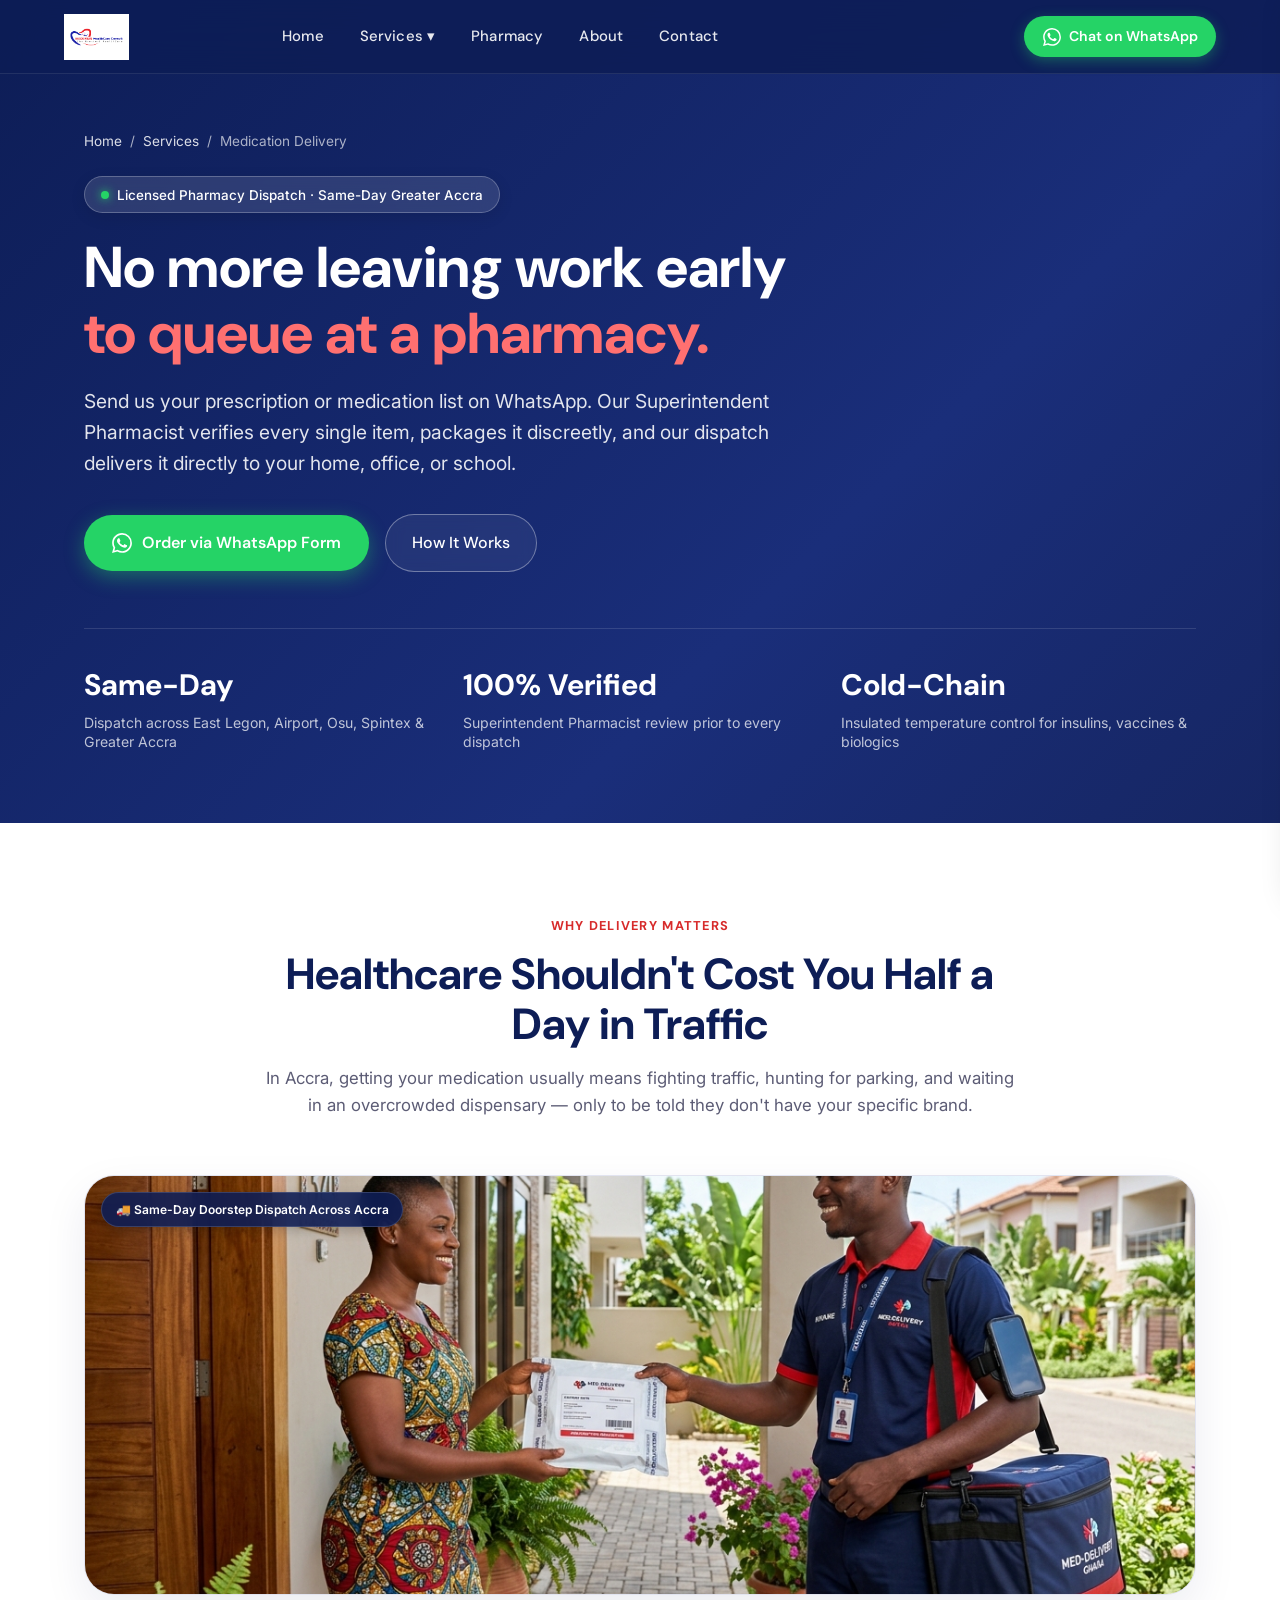
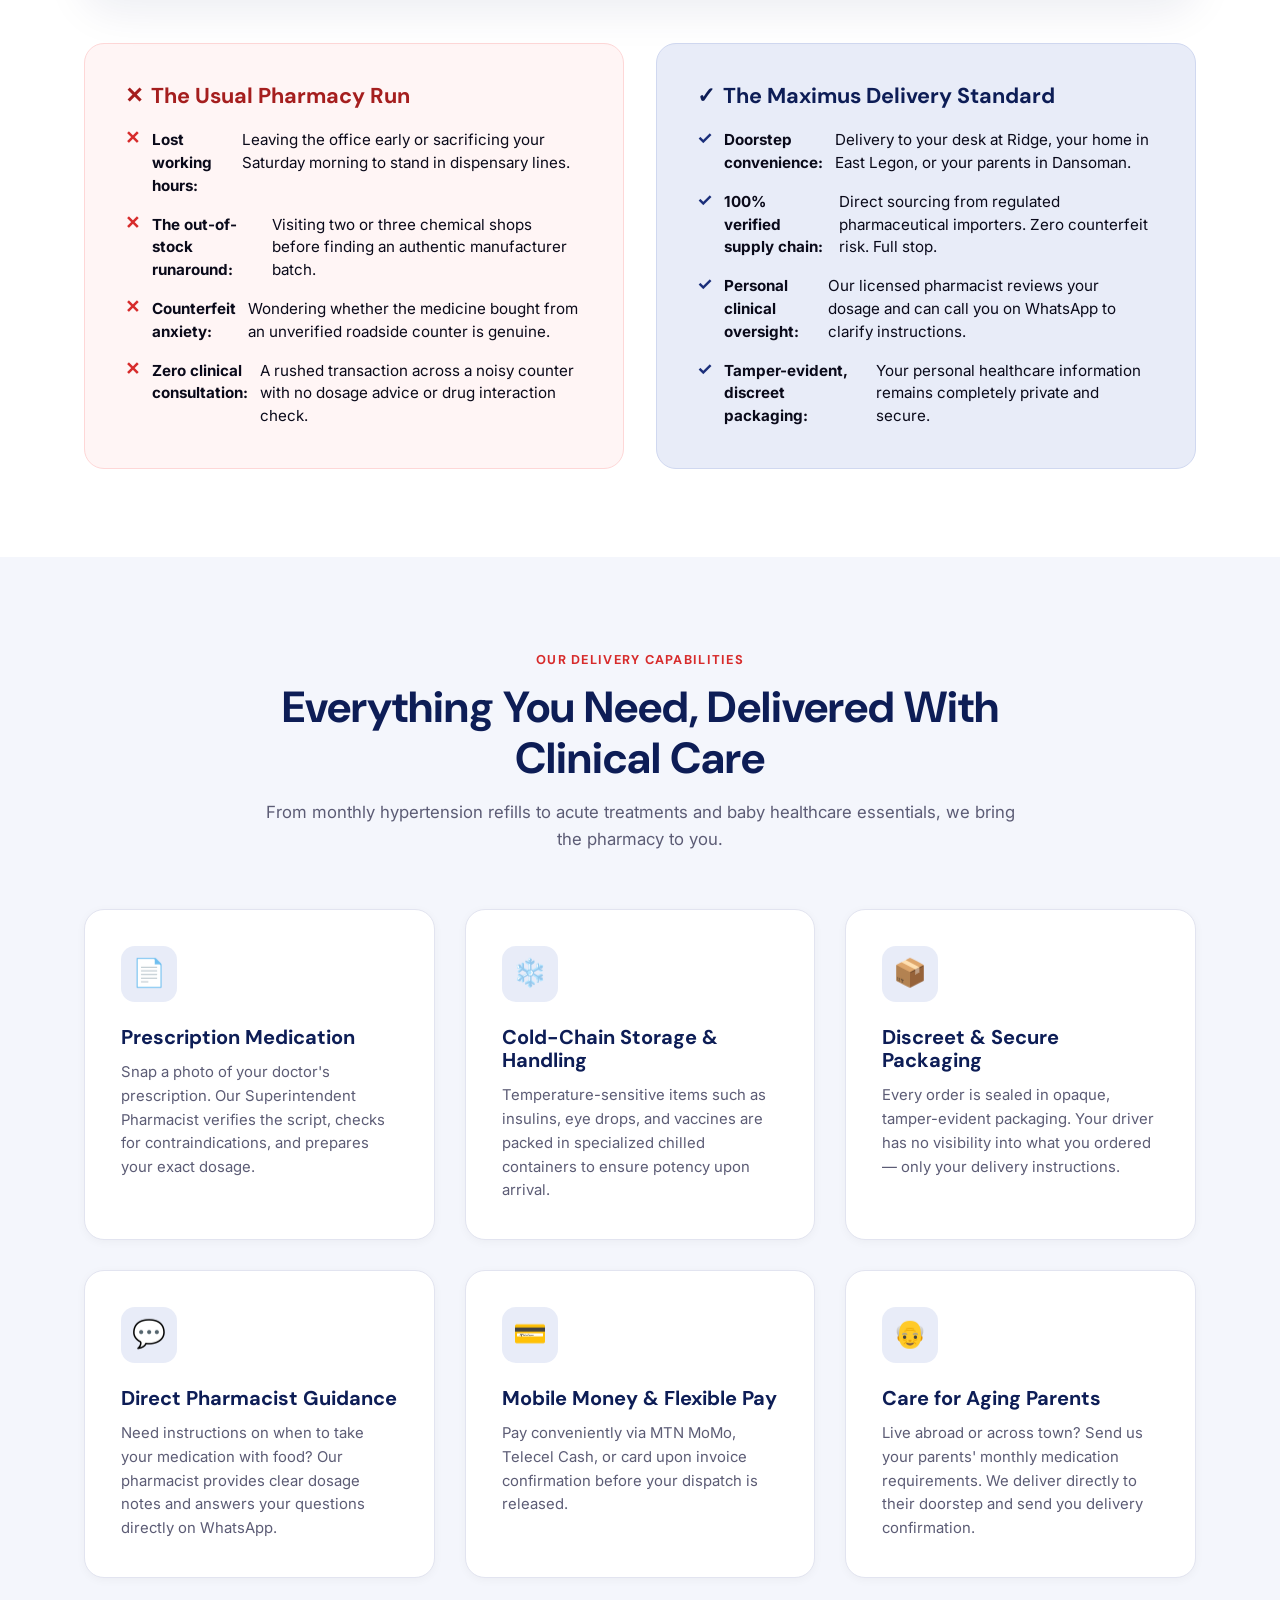
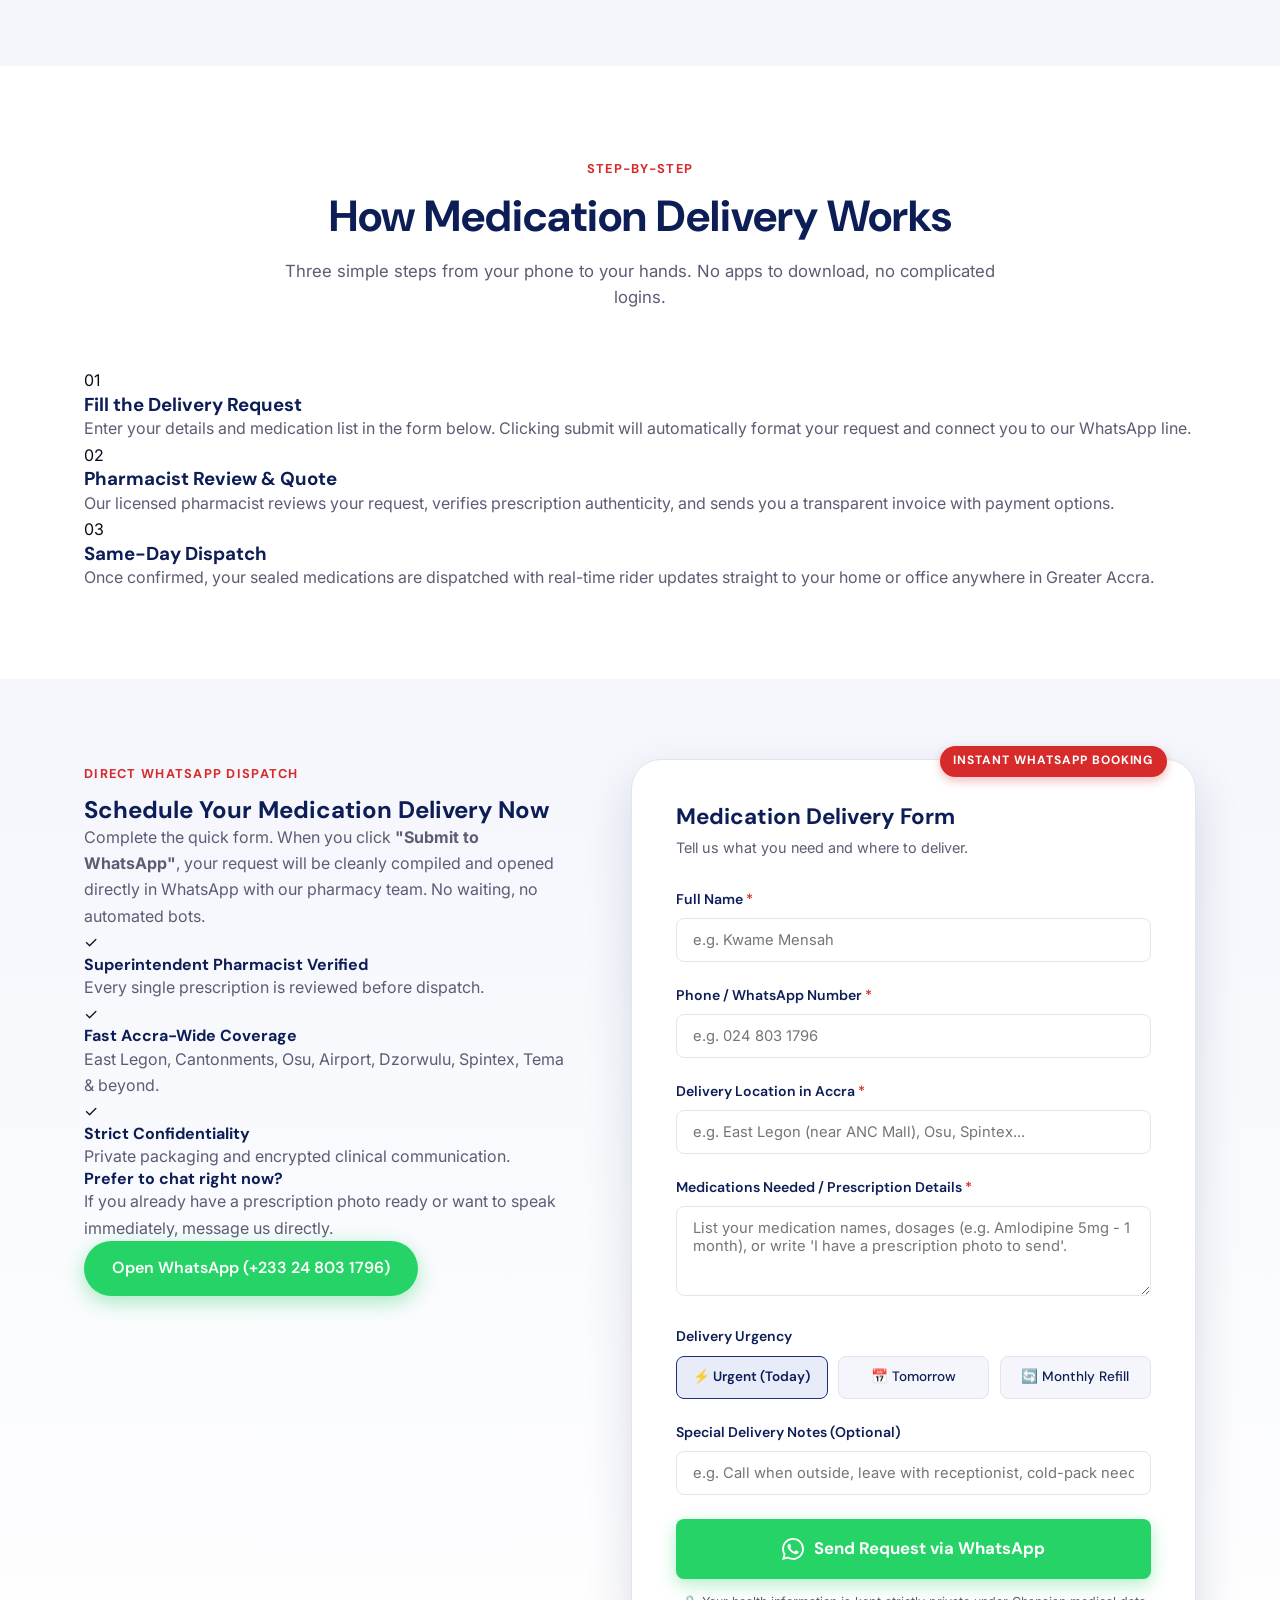
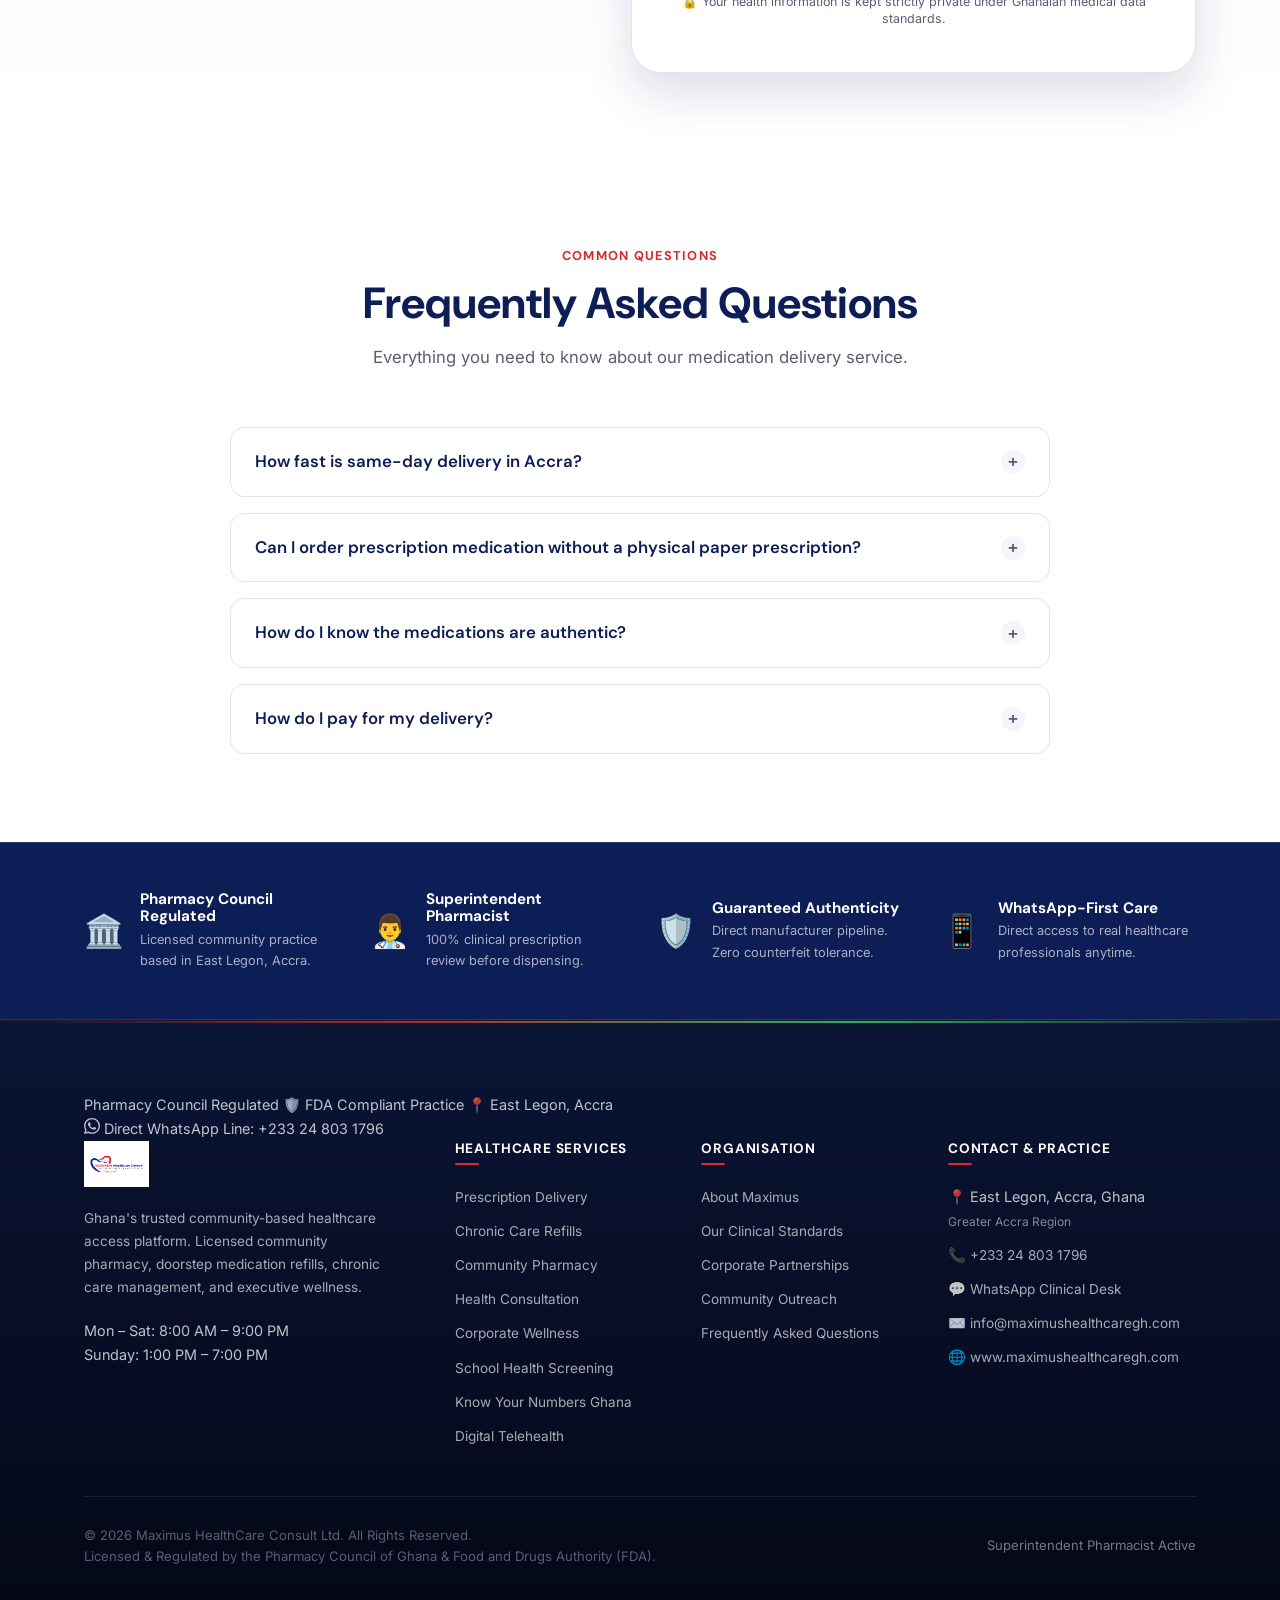
<file: service-medication-delivery.html>
<!DOCTYPE html>
<html lang="en">
<head>
  <meta charset="UTF-8">
  <meta name="viewport" content="width=device-width, initial-scale=1.0">
  <meta name="description" content="Prescription medication delivery across Greater Accra. Verified by our Superintendent Pharmacist. Same-day delivery to your home, office, or school. Maximus HealthCare Consult.">
  <meta name="theme-color" content="#0D1D56">
  <title>Medication Delivery Across Accra — Maximus HealthCare Consult</title>
  <link rel="preconnect" href="https://fonts.googleapis.com">
  <link href="https://fonts.googleapis.com/css2?family=DM+Sans:ital,opsz,wght@0,9..40,300;0,9..40,400;0,9..40,500;0,9..40,600;0,9..40,700;1,9..40,400&family=Inter:wght@300;400;500;600&display=swap" rel="stylesheet">
  <link rel="stylesheet" href="assets/css/services.css">

  <!-- Canonical & Social Meta -->
  <link rel="canonical" href="http://www.maximushealthcaregh.com/service-medication-delivery.html">
  <meta property="og:site_name" content="Maximus HealthCare Consult">
  <meta property="og:title" content="Medication Delivery Across Accra — Maximus HealthCare Consult">
  <meta property="og:description" content="Same-day doorstep prescription and OTC medication delivery across Accra. Superintendent Pharmacist-verified, temperature-safe packaging, and direct WhatsApp ordering.">
  <meta property="og:url" content="http://www.maximushealthcaregh.com/service-medication-delivery.html">
  <meta property="og:type" content="website">
  <meta property="og:image" content="http://www.maximushealthcaregh.com/assets/images/logo.jpg">
  <meta property="og:locale" content="en_GH">
  <meta name="twitter:card" content="summary_large_image">
  <meta name="twitter:title" content="Medication Delivery Across Accra — Maximus HealthCare Consult">
  <meta name="twitter:description" content="Same-day doorstep prescription and OTC medication delivery across Accra. Superintendent Pharmacist-verified, temperature-safe packaging, and direct WhatsApp ordering.">
  <meta name="twitter:image" content="http://www.maximushealthcaregh.com/assets/images/logo.jpg">

  <!-- Service JSON-LD Structured Data -->
  <script type="application/ld+json">
  {
    "@context": "https://schema.org",
    "@type": "Service",
    "@id": "http://www.maximushealthcaregh.com/service-medication-delivery.html#service",
    "name": "Doorstep Prescription & Medication Delivery",
    "description": "Same-day doorstep prescription and OTC medication delivery across Accra. Superintendent Pharmacist-verified, temperature-safe packaging, and direct WhatsApp ordering.",
    "provider": {
      "@type": ["MedicalBusiness", "Pharmacy"],
      "name": "Maximus HealthCare Consult",
      "url": "http://www.maximushealthcaregh.com/",
      "telephone": "+233248031796",
      "address": {
        "@type": "PostalAddress",
        "streetAddress": "East Legon",
        "addressLocality": "Accra",
        "addressCountry": "GH"
      }
    },
    "areaServed": {
      "@type": "City",
      "name": "Accra"
    },
    "hasOfferCatalog": {
      "@type": "OfferCatalog",
      "name": "Doorstep Prescription & Medication Delivery"
    }
  }
  </script>

</head>
<body>

  <!-- Navigation -->
<header id="nav" role="banner">
  <a href="index.html" class="nav-logo" aria-label="Maximus HealthCare Consult — Home">
    <img src="assets/images/logo.jpg" alt="Maximus HealthCare Consult Logo" width="140" height="62" loading="eager">
  </a>

  <nav class="nav-center" aria-label="Main Navigation">
    <a href="index.html">Home</a>
    <div class="has-mega">
      <a href="index.html#services" aria-haspopup="true">Services ▾</a>
      <div class="mega" role="menu">
        <a class="mega-item active" href="service-medication-delivery.html" role="menuitem">
          <div class="mega-ic">🚚</div>
          <div><h4>Medication Delivery</h4><p>Fast, verified delivery to your doorstep in Accra</p></div>
        </a>
        <a class="mega-item" href="service-chronic-care.html" role="menuitem">
          <div class="mega-ic">🔄</div>
          <div><h4>Chronic Care Subscriptions</h4><p>Auto-refills for hypertension, diabetes & asthma</p></div>
        </a>
        <a class="mega-item" href="service-community-pharmacy.html" role="menuitem">
          <div class="mega-ic">💊</div>
          <div><h4>Community Pharmacy</h4><p>Licensed pharmacy & verified supply chain in East Legon</p></div>
        </a>
        <a class="mega-item" href="service-health-consultation.html" role="menuitem">
          <div class="mega-ic">🩺</div>
          <div><h4>Health Consultation</h4><p>Expert clinical advisory, NHIS guidance & referrals</p></div>
        </a>
        <a class="mega-item" href="service-corporate-wellness.html" role="menuitem">
          <div class="mega-ic">🏢</div>
          <div><h4>Corporate Wellness</h4><p>Workplace screening & board-ready health reports</p></div>
        </a>
        <a class="mega-item" href="service-school-health.html" role="menuitem">
          <div class="mega-ic">🎓</div>
          <div><h4>School Health</h4><p>Student health screenings, menstrual & mental wellness</p></div>
        </a>
        <a class="mega-item" href="service-community-outreach.html" role="menuitem">
          <div class="mega-ic">❤️</div>
          <div><h4>Community Outreach</h4><p>Free 'Know Your Numbers Ghana' health screening days</p></div>
        </a>
        <a class="mega-item" href="service-digital-health.html" role="menuitem">
          <div class="mega-ic">📱</div>
          <div><h4>Digital Health & Telehealth</h4><p>WhatsApp-first care, teleconsultations & records</p></div>
        </a>
      </div>
    </div>
    <a href="service-community-pharmacy.html">Pharmacy</a>
    <a href="index.html#about">About</a>
    <a href="index.html#contact">Contact</a>
  </nav>

  <div class="nav-right">
    <a href="https://wa.me/233248031796?text=Hello%20Maximus%20HealthCare%20Consult." 
       class="nav-cta" target="_blank" rel="noopener">
      <svg viewBox="0 0 24 24"><path d="M17.472 14.382c-.297-.149-1.758-.867-2.03-.967-.273-.099-.471-.148-.67.15-.197.297-.767.966-.94 1.164-.173.199-.347.223-.644.075-.297-.15-1.255-.463-2.39-1.475-.883-.788-1.48-1.761-1.653-2.059-.173-.297-.018-.458.13-.606.134-.133.298-.347.446-.52.149-.174.198-.298.298-.497.099-.198.05-.371-.025-.52-.075-.149-.669-1.612-.916-2.207-.242-.579-.487-.5-.669-.51-.173-.008-.371-.01-.57-.01-.198 0-.52.074-.792.372-.272.297-1.04 1.016-1.04 2.479 0 1.462 1.065 2.875 1.213 3.074.149.198 2.096 3.2 5.077 4.487.709.306 1.262.489 1.694.625.712.227 1.36.195 1.871.118.571-.085 1.758-.719 2.006-1.413.248-.694.248-1.289.173-1.413-.074-.124-.272-.198-.57-.347m-5.421 7.403h-.004a9.87 9.87 0 01-5.031-1.378l-.361-.214-3.741.982.998-3.648-.235-.374a9.86 9.86 0 01-1.51-5.26c.001-5.45 4.436-9.884 9.888-9.884 2.64 0 5.122 1.03 6.988 2.898a9.825 9.825 0 012.893 6.994c-.003 5.45-4.437 9.884-9.885 9.884m8.413-18.297A11.815 11.815 0 0012.05 0C5.495 0 .16 5.335.157 11.892c0 2.096.547 4.142 1.588 5.945L.057 24l6.305-1.654a11.882 11.882 0 005.683 1.448h.005c6.554 0 11.89-5.335 11.893-11.893a11.821 11.821 0 00-3.48-8.413z"/></svg>
      Chat on WhatsApp
    </a>
    <button class="hamburger" id="hamburger" onclick="openMenu()" aria-label="Open menu" aria-expanded="false">
      <span></span><span></span><span></span>
    </button>
  </div>
</header>

<!-- Mobile Drawer Overlay -->
<div class="mob-overlay" id="mob-overlay" onclick="closeMenu()"></div>

<!-- Mobile Sliding Drawer -->
<aside class="mob-drawer" id="mob-drawer" aria-hidden="true">
  <div class="mob-drawer-head">
    <img src="assets/images/logo.jpg" alt="Maximus HealthCare Consult">
    <button class="mob-close" onclick="closeMenu()" aria-label="Close menu">✕</button>
  </div>
  <div class="mob-nav-links">
    <a href="index.html">Home</a>
    <span style="font-size: 0.78rem; font-weight: 700; color: var(--muted); letter-spacing: 0.08em; text-transform: uppercase;">Our Services</span>
    <div class="mob-services-sub">
      <a href="service-medication-delivery.html" class="active">🚚 Medication Delivery</a>
      <a href="service-chronic-care.html">🔄 Chronic Care Subscriptions</a>
      <a href="service-community-pharmacy.html">💊 Community Pharmacy</a>
      <a href="service-health-consultation.html">🩺 Health Consultation</a>
      <a href="service-corporate-wellness.html">🏢 Corporate Wellness</a>
      <a href="service-school-health.html">🎓 School Health</a>
      <a href="service-community-outreach.html">❤️ Community Outreach</a>
      <a href="service-digital-health.html">📱 Digital Health & Telehealth</a>
    </div>
    <a href="index.html#about" onclick="closeMenu()">About Maximus</a>
    <a href="index.html#contact" onclick="closeMenu()">Contact & Location</a>
  </div>
  <div style="margin-top: auto; padding-top: 1.5rem;">
    <a href="https://wa.me/233248031796?text=Hello%20Maximus%20HealthCare." class="btn-primary-wa" style="width: 100%; justify-content: center;" target="_blank" rel="noopener">
      WhatsApp Us Now
    </a>
  </div>
</aside>

  <!-- Service Hero Section -->
  <section class="service-hero">
    <div class="container">
      <div class="breadcrumb">
        <a href="index.html">Home</a> <span>/</span>
        <a href="index.html#services">Services</a> <span>/</span>
        <span>Medication Delivery</span>
      </div>

      <div class="hero-pill">
        <div class="hero-pill-dot"></div>
        Licensed Pharmacy Dispatch · Same-Day Greater Accra
      </div>

      <h1>
        No more leaving work early<br>
        <span>to queue at a pharmacy.</span>
      </h1>

      <p class="lead">
        Send us your prescription or medication list on WhatsApp. Our Superintendent Pharmacist verifies every single item, packages it discreetly, and our dispatch delivers it directly to your home, office, or school.
      </p>

      <div class="hero-actions">
        <a href="#order-form" class="btn-primary-wa">
          <svg width="20" height="20" viewBox="0 0 24 24" fill="currentColor"><path d="M17.472 14.382c-.297-.149-1.758-.867-2.03-.967-.273-.099-.471-.148-.67.15-.197.297-.767.966-.94 1.164-.173.199-.347.223-.644.075-.297-.15-1.255-.463-2.39-1.475-.883-.788-1.48-1.761-1.653-2.059-.173-.297-.018-.458.13-.606.134-.133.298-.347.446-.52.149-.174.198-.298.298-.497.099-.198.05-.371-.025-.52-.075-.149-.669-1.612-.916-2.207-.242-.579-.487-.5-.669-.51-.173-.008-.371-.01-.57-.01-.198 0-.52.074-.792.372-.272.297-1.04 1.016-1.04 2.479 0 1.462 1.065 2.875 1.213 3.074.149.198 2.096 3.2 5.077 4.487.709.306 1.262.489 1.694.625.712.227 1.36.195 1.871.118.571-.085 1.758-.719 2.006-1.413.248-.694.248-1.289.173-1.413-.074-.124-.272-.198-.57-.347m-5.421 7.403h-.004a9.87 9.87 0 01-5.031-1.378l-.361-.214-3.741.982.998-3.648-.235-.374a9.86 9.86 0 01-1.51-5.26c.001-5.45 4.436-9.884 9.888-9.884 2.64 0 5.122 1.03 6.988 2.898a9.825 9.825 0 012.893 6.994c-.003 5.45-4.437 9.884-9.885 9.884m8.413-18.297A11.815 11.815 0 0012.05 0C5.495 0 .16 5.335.157 11.892c0 2.096.547 4.142 1.588 5.945L.057 24l6.305-1.654a11.882 11.882 0 005.683 1.448h.005c6.554 0 11.89-5.335 11.893-11.893a11.821 11.821 0 00-3.48-8.413z"/></svg>
          Order via WhatsApp Form
        </a>
        <a href="#how-it-works" class="btn-outline-w">How It Works</a>
      </div>

      <div class="hero-stats-bar">
        <div class="hero-stat">
          <span class="hero-stat-num">Same-Day</span>
          <span class="hero-stat-label">Dispatch across East Legon, Airport, Osu, Spintex & Greater Accra</span>
        </div>
        <div class="hero-stat">
          <span class="hero-stat-num">100% Verified</span>
          <span class="hero-stat-label">Superintendent Pharmacist review prior to every dispatch</span>
        </div>
        <div class="hero-stat">
          <span class="hero-stat-num">Cold-Chain</span>
          <span class="hero-stat-label">Insulated temperature control for insulins, vaccines & biologics</span>
        </div>
      </div>
    </div>
  </section>

  <!-- Problem vs Solution -->
  <section class="section">
    <div class="container">
      <div class="sec-header">
        <span class="sec-tag">Why Delivery Matters</span>
        <h2>Healthcare Shouldn't Cost You Half a Day in Traffic</h2>
        <p>In Accra, getting your medication usually means fighting traffic, hunting for parking, and waiting in an overcrowded dispensary — only to be told they don't have your specific brand.</p>
      </div>

      <!-- Editorial Service Photo Showcase -->
      <div class="service-photo-banner">
        <img src="assets/images/medication_delivery.jpg" alt="Maximus Prescription Doorstep Delivery in Greater Accra" loading="lazy">
        <span class="service-photo-tag">🚚 Same-Day Doorstep Dispatch Across Accra</span>
      </div>


      <div class="comparison-grid">
        <div class="comp-card problem">
          <h3><span>✕</span> The Usual Pharmacy Run</h3>
          <ul class="comp-list problem">
            <li><span class="icon">✕</span> <strong>Lost working hours:</strong> Leaving the office early or sacrificing your Saturday morning to stand in dispensary lines.</li>
            <li><span class="icon">✕</span> <strong>The out-of-stock runaround:</strong> Visiting two or three chemical shops before finding an authentic manufacturer batch.</li>
            <li><span class="icon">✕</span> <strong>Counterfeit anxiety:</strong> Wondering whether the medicine bought from an unverified roadside counter is genuine.</li>
            <li><span class="icon">✕</span> <strong>Zero clinical consultation:</strong> A rushed transaction across a noisy counter with no dosage advice or drug interaction check.</li>
          </ul>
        </div>

        <div class="comp-card solution">
          <h3><span>✓</span> The Maximus Delivery Standard</h3>
          <ul class="comp-list solution">
            <li><span class="icon">✓</span> <strong>Doorstep convenience:</strong> Delivery to your desk at Ridge, your home in East Legon, or your parents in Dansoman.</li>
            <li><span class="icon">✓</span> <strong>100% verified supply chain:</strong> Direct sourcing from regulated pharmaceutical importers. Zero counterfeit risk. Full stop.</li>
            <li><span class="icon">✓</span> <strong>Personal clinical oversight:</strong> Our licensed pharmacist reviews your dosage and can call you on WhatsApp to clarify instructions.</li>
            <li><span class="icon">✓</span> <strong>Tamper-evident, discreet packaging:</strong> Your personal healthcare information remains completely private and secure.</li>
          </ul>
        </div>
      </div>
    </div>
  </section>

  <!-- Features Grid -->
  <section class="section section-smoke">
    <div class="container">
      <div class="sec-header">
        <span class="sec-tag">Our Delivery Capabilities</span>
        <h2>Everything You Need, Delivered With Clinical Care</h2>
        <p>From monthly hypertension refills to acute treatments and baby healthcare essentials, we bring the pharmacy to you.</p>
      </div>

      <div class="features-grid">
        <div class="feature-card">
          <div class="feature-icon">📄</div>
          <h3>Prescription Medication</h3>
          <p>Snap a photo of your doctor's prescription. Our Superintendent Pharmacist verifies the script, checks for contraindications, and prepares your exact dosage.</p>
        </div>

        <div class="feature-card">
          <div class="feature-icon">❄️</div>
          <h3>Cold-Chain Storage & Handling</h3>
          <p>Temperature-sensitive items such as insulins, eye drops, and vaccines are packed in specialized chilled containers to ensure potency upon arrival.</p>
        </div>

        <div class="feature-card">
          <div class="feature-icon">📦</div>
          <h3>Discreet & Secure Packaging</h3>
          <p>Every order is sealed in opaque, tamper-evident packaging. Your driver has no visibility into what you ordered — only your delivery instructions.</p>
        </div>

        <div class="feature-card">
          <div class="feature-icon">💬</div>
          <h3>Direct Pharmacist Guidance</h3>
          <p>Need instructions on when to take your medication with food? Our pharmacist provides clear dosage notes and answers your questions directly on WhatsApp.</p>
        </div>

        <div class="feature-card">
          <div class="feature-icon">💳</div>
          <h3>Mobile Money & Flexible Pay</h3>
          <p>Pay conveniently via MTN MoMo, Telecel Cash, or card upon invoice confirmation before your dispatch is released.</p>
        </div>

        <div class="feature-card">
          <div class="feature-icon">👴</div>
          <h3>Care for Aging Parents</h3>
          <p>Live abroad or across town? Send us your parents' monthly medication requirements. We deliver directly to their doorstep and send you delivery confirmation.</p>
        </div>
      </div>
    </div>
  </section>

  <!-- How It Works -->
  <section class="section" id="how-it-works">
    <div class="container">
      <div class="sec-header">
        <span class="sec-tag">Step-by-Step</span>
        <h2>How Medication Delivery Works</h2>
        <p>Three simple steps from your phone to your hands. No apps to download, no complicated logins.</p>
      </div>

      <div class="steps-grid">
        <div class="step-card">
          <div class="step-num">01</div>
          <h3>Fill the Delivery Request</h3>
          <p>Enter your details and medication list in the form below. Clicking submit will automatically format your request and connect you to our WhatsApp line.</p>
        </div>

        <div class="step-card">
          <div class="step-num">02</div>
          <h3>Pharmacist Review & Quote</h3>
          <p>Our licensed pharmacist reviews your request, verifies prescription authenticity, and sends you a transparent invoice with payment options.</p>
        </div>

        <div class="step-card">
          <div class="step-num">03</div>
          <h3>Same-Day Dispatch</h3>
          <p>Once confirmed, your sealed medications are dispatched with real-time rider updates straight to your home or office anywhere in Greater Accra.</p>
        </div>
      </div>
    </div>
  </section>

  <!-- Interactive WhatsApp Intake Form -->
  <section class="form-section-wrapper" id="order-form">
    <div class="container">
      <div class="form-layout">
        <div class="form-info-col">
          <span class="sec-tag">Direct WhatsApp Dispatch</span>
          <h2>Schedule Your Medication Delivery Now</h2>
          <p>
            Complete the quick form. When you click <strong>"Submit to WhatsApp"</strong>, your request will be cleanly compiled and opened directly in WhatsApp with our pharmacy team. No waiting, no automated bots.
          </p>

          <div class="trust-bullets">
            <div class="trust-bullet">
              <div class="trust-bullet-icon">✓</div>
              <div>
                <h4>Superintendent Pharmacist Verified</h4>
                <p>Every single prescription is reviewed before dispatch.</p>
              </div>
            </div>
            <div class="trust-bullet">
              <div class="trust-bullet-icon">✓</div>
              <div>
                <h4>Fast Accra-Wide Coverage</h4>
                <p>East Legon, Cantonments, Osu, Airport, Dzorwulu, Spintex, Tema & beyond.</p>
              </div>
            </div>
            <div class="trust-bullet">
              <div class="trust-bullet-icon">✓</div>
              <div>
                <h4>Strict Confidentiality</h4>
                <p>Private packaging and encrypted clinical communication.</p>
              </div>
            </div>
          </div>

          <div class="direct-wa-box">
            <h4>Prefer to chat right now?</h4>
            <p>If you already have a prescription photo ready or want to speak immediately, message us directly.</p>
            <a href="https://wa.me/233248031796?text=Hello%20Maximus%20HealthCare%2C%20I%20have%20a%20prescription%20ready%20for%20delivery." 
               class="btn-primary-wa" style="display: inline-flex; width: auto;" target="_blank" rel="noopener">
              Open WhatsApp (+233 24 803 1796)
            </a>
          </div>
        </div>

        <!-- Form Card -->
        <div class="form-card">
          <div class="form-card-badge">Instant WhatsApp Booking</div>
          <h3>Medication Delivery Form</h3>
          <p class="form-subtitle">Tell us what you need and where to deliver.</p>

          <form onsubmit="return handleWhatsAppSubmit(event, 'Medication Delivery')">
            <div class="form-group">
              <label for="fullname">Full Name <span class="req">*</span></label>
              <input type="text" id="fullname" name="fullname" class="form-control" placeholder="e.g. Kwame Mensah" required>
            </div>

            <div class="form-group">
              <label for="phone">Phone / WhatsApp Number <span class="req">*</span></label>
              <input type="tel" id="phone" name="phone" class="form-control" placeholder="e.g. 024 803 1796" required>
            </div>

            <div class="form-group">
              <label for="location">Delivery Location in Accra <span class="req">*</span></label>
              <input type="text" id="location" name="location" data-label="Delivery Location" class="form-control" placeholder="e.g. East Legon (near ANC Mall), Osu, Spintex..." required>
            </div>

            <div class="form-group">
              <label for="medications">Medications Needed / Prescription Details <span class="req">*</span></label>
              <textarea id="medications" name="medications" data-label="Medications Requested" class="form-control" placeholder="List your medication names, dosages (e.g. Amlodipine 5mg - 1 month), or write 'I have a prescription photo to send'." required></textarea>
            </div>

            <div class="form-group">
              <label>Delivery Urgency</label>
              <div class="radio-pills">
                <div class="radio-pill">
                  <input type="radio" id="urgency-today" name="urgency" data-label="Urgency" value="Urgent (Today)" checked>
                  <label for="urgency-today">⚡ Urgent (Today)</label>
                </div>
                <div class="radio-pill">
                  <input type="radio" id="urgency-scheduled" name="urgency" data-label="Urgency" value="Scheduled Tomorrow">
                  <label for="urgency-scheduled">📅 Tomorrow</label>
                </div>
                <div class="radio-pill">
                  <input type="radio" id="urgency-recurring" name="urgency" data-label="Urgency" value="Monthly Subscription Refill">
                  <label for="urgency-recurring">🔄 Monthly Refill</label>
                </div>
              </div>
            </div>

            <div class="form-group">
              <label for="notes">Special Delivery Notes (Optional)</label>
              <input type="text" id="notes" name="notes" data-label="Special Notes" class="form-control" placeholder="e.g. Call when outside, leave with receptionist, cold-pack needed...">
            </div>

            <button type="submit" class="btn-form-submit">
              <svg viewBox="0 0 24 24"><path d="M17.472 14.382c-.297-.149-1.758-.867-2.03-.967-.273-.099-.471-.148-.67.15-.197.297-.767.966-.94 1.164-.173.199-.347.223-.644.075-.297-.15-1.255-.463-2.39-1.475-.883-.788-1.48-1.761-1.653-2.059-.173-.297-.018-.458.13-.606.134-.133.298-.347.446-.52.149-.174.198-.298.298-.497.099-.198.05-.371-.025-.52-.075-.149-.669-1.612-.916-2.207-.242-.579-.487-.5-.669-.51-.173-.008-.371-.01-.57-.01-.198 0-.52.074-.792.372-.272.297-1.04 1.016-1.04 2.479 0 1.462 1.065 2.875 1.213 3.074.149.198 2.096 3.2 5.077 4.487.709.306 1.262.489 1.694.625.712.227 1.36.195 1.871.118.571-.085 1.758-.719 2.006-1.413.248-.694.248-1.289.173-1.413-.074-.124-.272-.198-.57-.347m-5.421 7.403h-.004a9.87 9.87 0 01-5.031-1.378l-.361-.214-3.741.982.998-3.648-.235-.374a9.86 9.86 0 01-1.51-5.26c.001-5.45 4.436-9.884 9.888-9.884 2.64 0 5.122 1.03 6.988 2.898a9.825 9.825 0 012.893 6.994c-.003 5.45-4.437 9.884-9.885 9.884m8.413-18.297A11.815 11.815 0 0012.05 0C5.495 0 .16 5.335.157 11.892c0 2.096.547 4.142 1.588 5.945L.057 24l6.305-1.654a11.882 11.882 0 005.683 1.448h.005c6.554 0 11.89-5.335 11.893-11.893a11.821 11.821 0 00-3.48-8.413z"/></svg>
              <span>Send Request via WhatsApp</span>
            </button>
            <p class="form-privacy-note">🔒 Your health information is kept strictly private under Ghanaian medical data standards.</p>
          </form>
        </div>
      </div>
    </div>
  </section>

  <!-- Frequently Asked Questions -->
  <section class="section">
    <div class="container">
      <div class="sec-header">
        <span class="sec-tag">Common Questions</span>
        <h2>Frequently Asked Questions</h2>
        <p>Everything you need to know about our medication delivery service.</p>
      </div>

      <div class="faq-accordion">
        <div class="faq-item">
          <button class="faq-q" onclick="toggleFaq(this)" aria-expanded="false">
            How fast is same-day delivery in Accra?
            <span class="faq-icon">+</span>
          </button>
          <div class="faq-ans">
            <p>For orders confirmed before 2:00 PM, delivery is typically completed within 2 to 4 hours depending on your exact location in Accra (East Legon, Airport, Osu, Spintex, Cantonments, etc.). Urgent emergency requests can be expedited upon request.</p>
          </div>
        </div>

        <div class="faq-item">
          <button class="faq-q" onclick="toggleFaq(this)" aria-expanded="false">
            Can I order prescription medication without a physical paper prescription?
            <span class="faq-icon">+</span>
          </button>
          <div class="faq-ans">
            <p>You can send a clear photo of your doctor's prescription directly via WhatsApp. Our Superintendent Pharmacist will authenticate the prescription before any dispensing takes place. If you do not have a prescription yet, our healthcare team can assist with a consultation.</p>
          </div>
        </div>

        <div class="faq-item">
          <button class="faq-q" onclick="toggleFaq(this)" aria-expanded="false">
            How do I know the medications are authentic?
            <span class="faq-icon">+</span>
          </button>
          <div class="faq-ans">
            <p>Maximus HealthCare Consult operates a fully licensed community pharmacy in East Legon, Accra. We source 100% of our pharmaceuticals directly from manufacturer-authorized, FDA-regulated distributors. Every batch is logged, inspected, and verified.</p>
          </div>
        </div>

        <div class="faq-item">
          <button class="faq-q" onclick="toggleFaq(this)" aria-expanded="false">
            How do I pay for my delivery?
            <span class="faq-icon">+</span>
          </button>
          <div class="faq-ans">
            <p>Once your pharmacist confirms your order details, you will receive a transparent breakdown with payment instructions via MTN Mobile Money, Telecel Cash, or direct bank transfer. Cash on delivery is also accepted for verified addresses.</p>
          </div>
        </div>
      </div>
    </div>
  </section>

  <!-- Clinical Credibility Strip -->
  <section class="trust-strip">
    <div class="container">
      <div class="trust-strip-grid">
        <div class="trust-item">
          <div class="trust-item-icon">🏛️</div>
          <div>
            <h4>Pharmacy Council Regulated</h4>
            <p>Licensed community practice based in East Legon, Accra.</p>
          </div>
        </div>
        <div class="trust-item">
          <div class="trust-item-icon">👨‍⚕️</div>
          <div>
            <h4>Superintendent Pharmacist</h4>
            <p>100% clinical prescription review before dispensing.</p>
          </div>
        </div>
        <div class="trust-item">
          <div class="trust-item-icon">🛡️</div>
          <div>
            <h4>Guaranteed Authenticity</h4>
            <p>Direct manufacturer pipeline. Zero counterfeit tolerance.</p>
          </div>
        </div>
        <div class="trust-item">
          <div class="trust-item-icon">📱</div>
          <div>
            <h4>WhatsApp-First Care</h4>
            <p>Direct access to real healthcare professionals anytime.</p>
          </div>
        </div>
      </div>
    </div>
  </section>

    <!-- FOOTER -->
  <footer role="contentinfo">
    <div class="container">
      <!-- Top Accreditations & Direct Connect Bar -->
      <div class="ft-top-bar">
        <div class="ft-trust-badges">
          <span class="ft-badge"><span class="ft-badge-dot"></span> Pharmacy Council Regulated</span>
          <span class="ft-badge">🛡️ FDA Compliant Practice</span>
          <span class="ft-badge">📍 East Legon, Accra</span>
        </div>
        <a href="https://wa.me/233248031796?text=Hello%20Maximus%20HealthCare%20Consult." class="ft-wa-pill" target="_blank" rel="noopener">
          <svg viewBox="0 0 24 24" width="16" height="16" fill="currentColor" aria-hidden="true"><path d="M17.472 14.382c-.297-.149-1.758-.867-2.03-.967-.273-.099-.471-.148-.67.15-.197.297-.767.966-.94 1.164-.173.199-.347.223-.644.075-.297-.15-1.255-.463-2.39-1.475-.883-.788-1.48-1.761-1.653-2.059-.173-.297-.018-.458.13-.606.134-.133.298-.347.446-.52.149-.174.198-.298.298-.497.099-.198.05-.371-.025-.52-.075-.149-.669-1.612-.916-2.207-.242-.579-.487-.5-.669-.51-.173-.008-.371-.01-.57-.01-.198 0-.52.074-.792.372-.272.297-1.04 1.016-1.04 2.479 0 1.462 1.065 2.875 1.213 3.074.149.198 2.096 3.2 5.077 4.487.709.306 1.262.489 1.694.625.712.227 1.36.195 1.871.118.571-.085 1.758-.719 2.006-1.413.248-.694.248-1.289.173-1.413-.074-.124-.272-.198-.57-.347m-5.421 7.403h-.004a9.87 9.87 0 01-5.031-1.378l-.361-.214-3.741.982.998-3.648-.235-.374a9.86 9.86 0 01-1.51-5.26c.001-5.45 4.436-9.884 9.888-9.884 2.64 0 5.122 1.03 6.988 2.898a9.825 9.825 0 012.893 6.994c-.003 5.45-4.437 9.884-9.885 9.884m8.413-18.297A11.815 11.815 0 0012.05 0C5.495 0 .16 5.335.157 11.892c0 2.096.547 4.142 1.588 5.945L.057 24l6.305-1.654a11.882 11.882 0 005.683 1.448h.005c6.554 0 11.89-5.335 11.893-11.893a11.821 11.821 0 00-3.48-8.413z"/></svg>
          <span>Direct WhatsApp Line: +233 24 803 1796</span>
        </a>
      </div>

      <!-- Main Footer Grid -->
      <div class="ft-grid">
        <div class="ft-brand">
          <a href="index.html" class="ft-logo-link">
            <img src="assets/images/logo.jpg" alt="Maximus HealthCare Consult Logo" width="140" height="62" loading="lazy">
          </a>
          <p>Ghana's trusted community-based healthcare access platform. Licensed community pharmacy, doorstep medication refills, chronic care management, and executive wellness.</p>
          <div class="ft-hours">
            <div class="ft-hour-item"><span class="ft-hour-label">Mon – Sat:</span> 8:00 AM – 9:00 PM</div>
            <div class="ft-hour-item"><span class="ft-hour-label">Sunday:</span> 1:00 PM – 7:00 PM</div>
          </div>
        </div>

        <div class="ft-col">
          <h4>Healthcare Services</h4>
          <ul>
            <li><a href="service-medication-delivery.html">Prescription Delivery</a></li>
            <li><a href="service-chronic-care.html">Chronic Care Refills</a></li>
            <li><a href="service-community-pharmacy.html">Community Pharmacy</a></li>
            <li><a href="service-health-consultation.html">Health Consultation</a></li>
            <li><a href="service-corporate-wellness.html">Corporate Wellness</a></li>
            <li><a href="service-school-health.html">School Health Screening</a></li>
            <li><a href="service-community-outreach.html">Know Your Numbers Ghana</a></li>
            <li><a href="service-digital-health.html">Digital Telehealth</a></li>
          </ul>
        </div>

        <div class="ft-col">
          <h4>Organisation</h4>
          <ul>
            <li><a href="index.html#about">About Maximus</a></li>
            <li><a href="index.html#why-us">Our Clinical Standards</a></li>
            <li><a href="https://wa.me/233248031796?text=I%20am%20interested%20in%20corporate%20partnership." target="_blank" rel="noopener">Corporate Partnerships</a></li>
            <li><a href="https://wa.me/233248031796?text=Tell%20me%20about%20community%20outreach%20sponsorship." target="_blank" rel="noopener">Community Outreach</a></li>
            <li><a href="service-community-pharmacy.html#faq">Frequently Asked Questions</a></li>
          </ul>
        </div>

        <div class="ft-col ft-contact-col">
          <h4>Contact &amp; Practice</h4>
          <ul class="ft-contact-list">
            <li>
              <span class="ft-ci">📍</span>
              <span>East Legon, Accra, Ghana<br><small style="color:rgba(255,255,255,0.5);">Greater Accra Region</small></span>
            </li>
            <li>
              <span class="ft-ci">📞</span>
              <a href="tel:+233248031796">+233 24 803 1796</a>
            </li>
            <li>
              <span class="ft-ci">💬</span>
              <a href="https://wa.me/233248031796" target="_blank" rel="noopener">WhatsApp Clinical Desk</a>
            </li>
            <li>
              <span class="ft-ci">✉️</span>
              <a href="mailto:info@maximushealthcaregh.com">info@maximushealthcaregh.com</a>
            </li>
            <li>
              <span class="ft-ci">🌐</span>
              <a href="http://www.maximushealthcaregh.com/">www.maximushealthcaregh.com</a>
            </li>
          </ul>
        </div>
      </div>

      <!-- Bottom Copyright & Compliance Bar -->
      <div class="ft-bottom">
        <div class="ft-bottom-copy">
          <p>&copy; 2026 Maximus HealthCare Consult Ltd. All Rights Reserved.</p>
          <p class="ft-subcopy">Licensed &amp; Regulated by the Pharmacy Council of Ghana &amp; Food and Drugs Authority (FDA).</p>
        </div>
        <div class="ft-bottom-actions">
          <a href="https://wa.me/233248031796?text=Hello%20Maximus." class="ft-status-pill" target="_blank" rel="noopener">
            <span class="ft-pulse-dot"></span>
            <span>Superintendent Pharmacist Active</span>
          </a>
        </div>
      </div>
    </div>
  </footer>

  <!-- Circular WhatsApp Chatbot Widget initialized via assets/js/wa-chatbot.js (bottom-left) -->

  <script src="assets/js/whatsapp-form.js"></script>
<script src="assets/js/nav.js"></script>
<script src="assets/js/animations.js" defer></script>
</body>
</html>
</file>
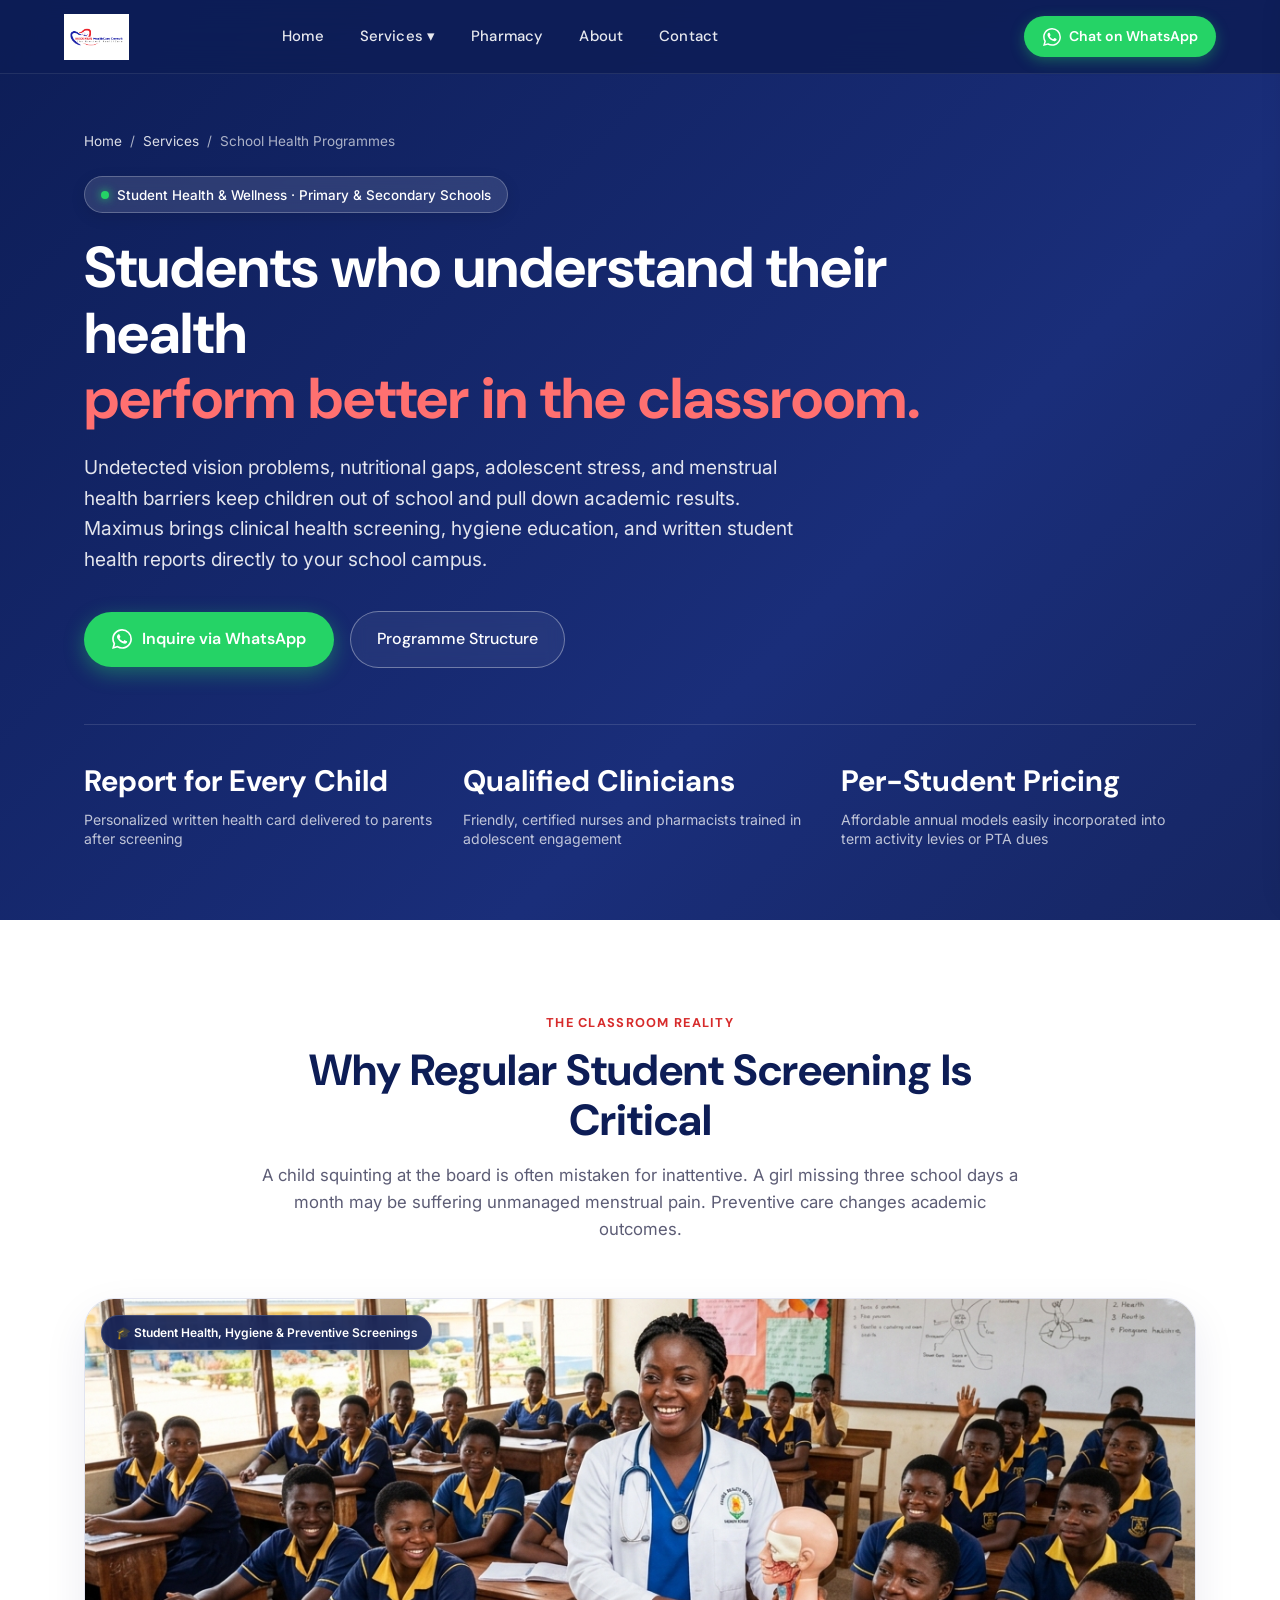
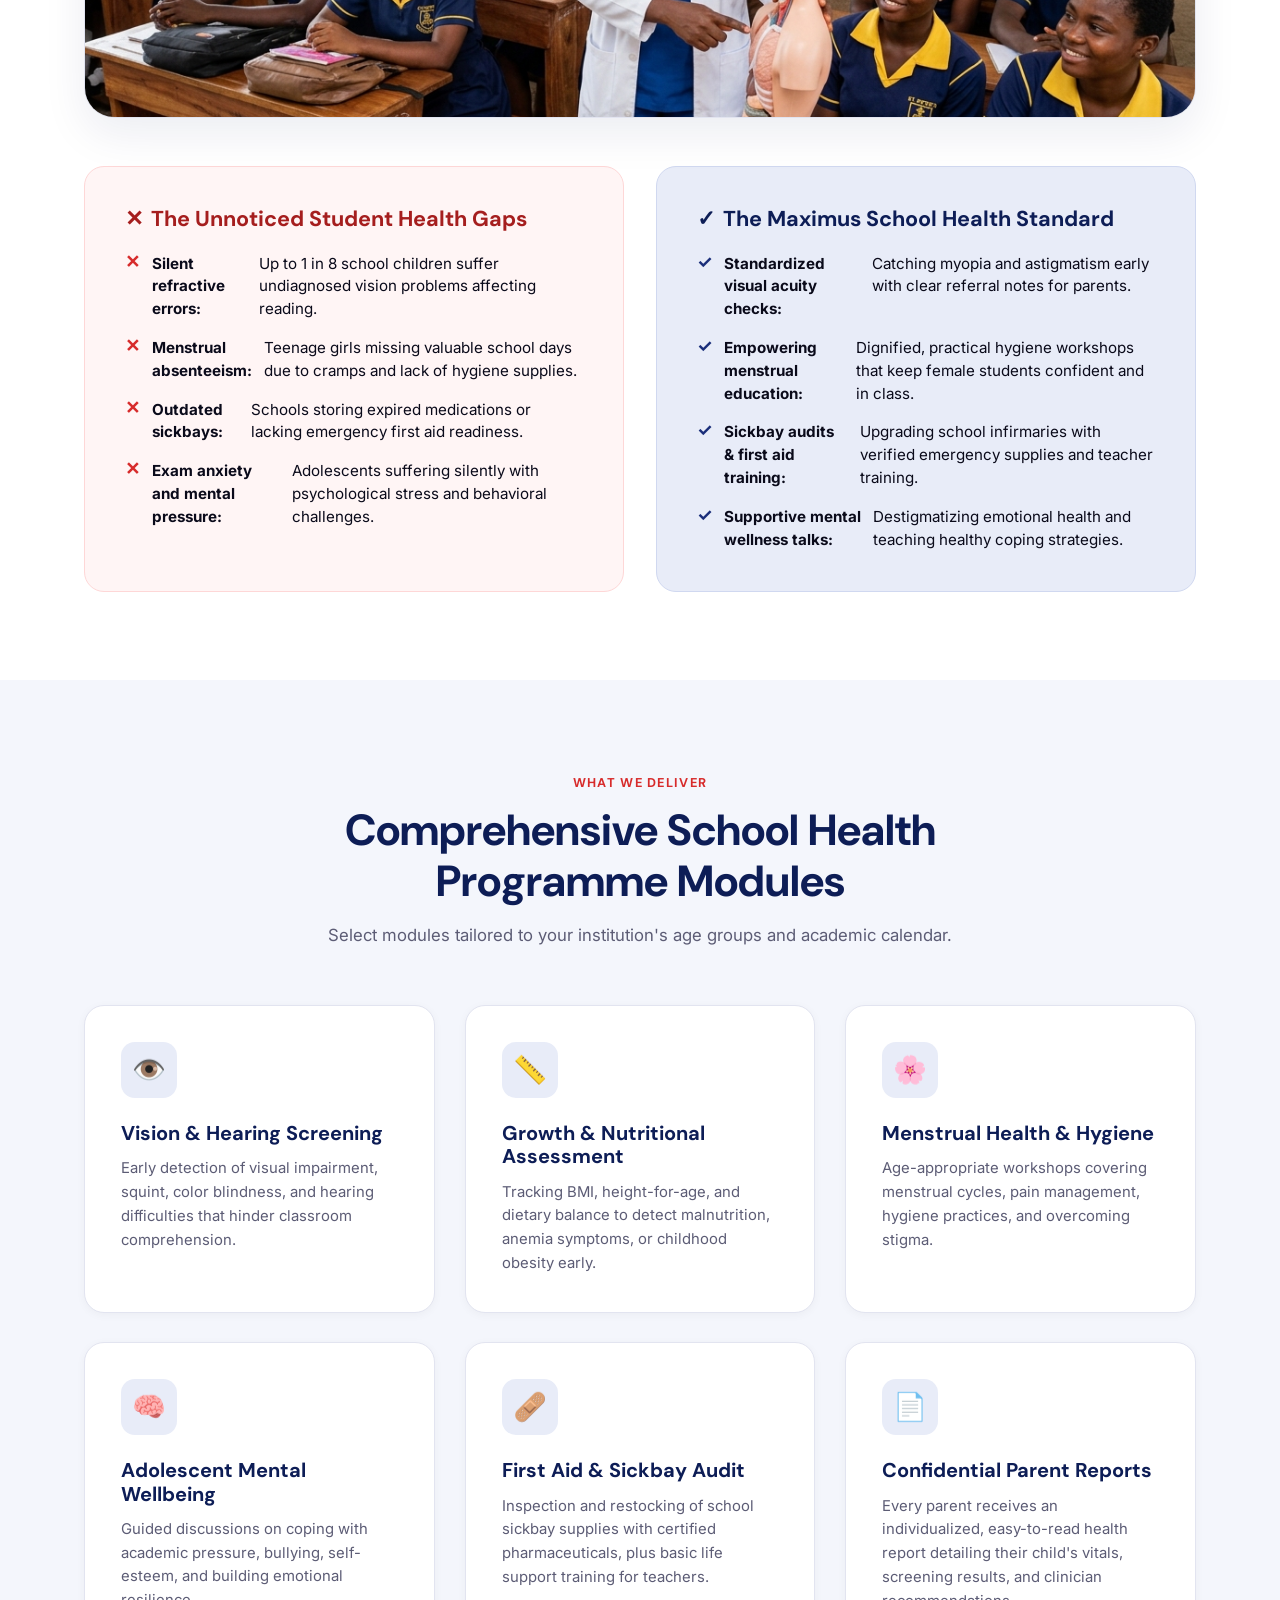
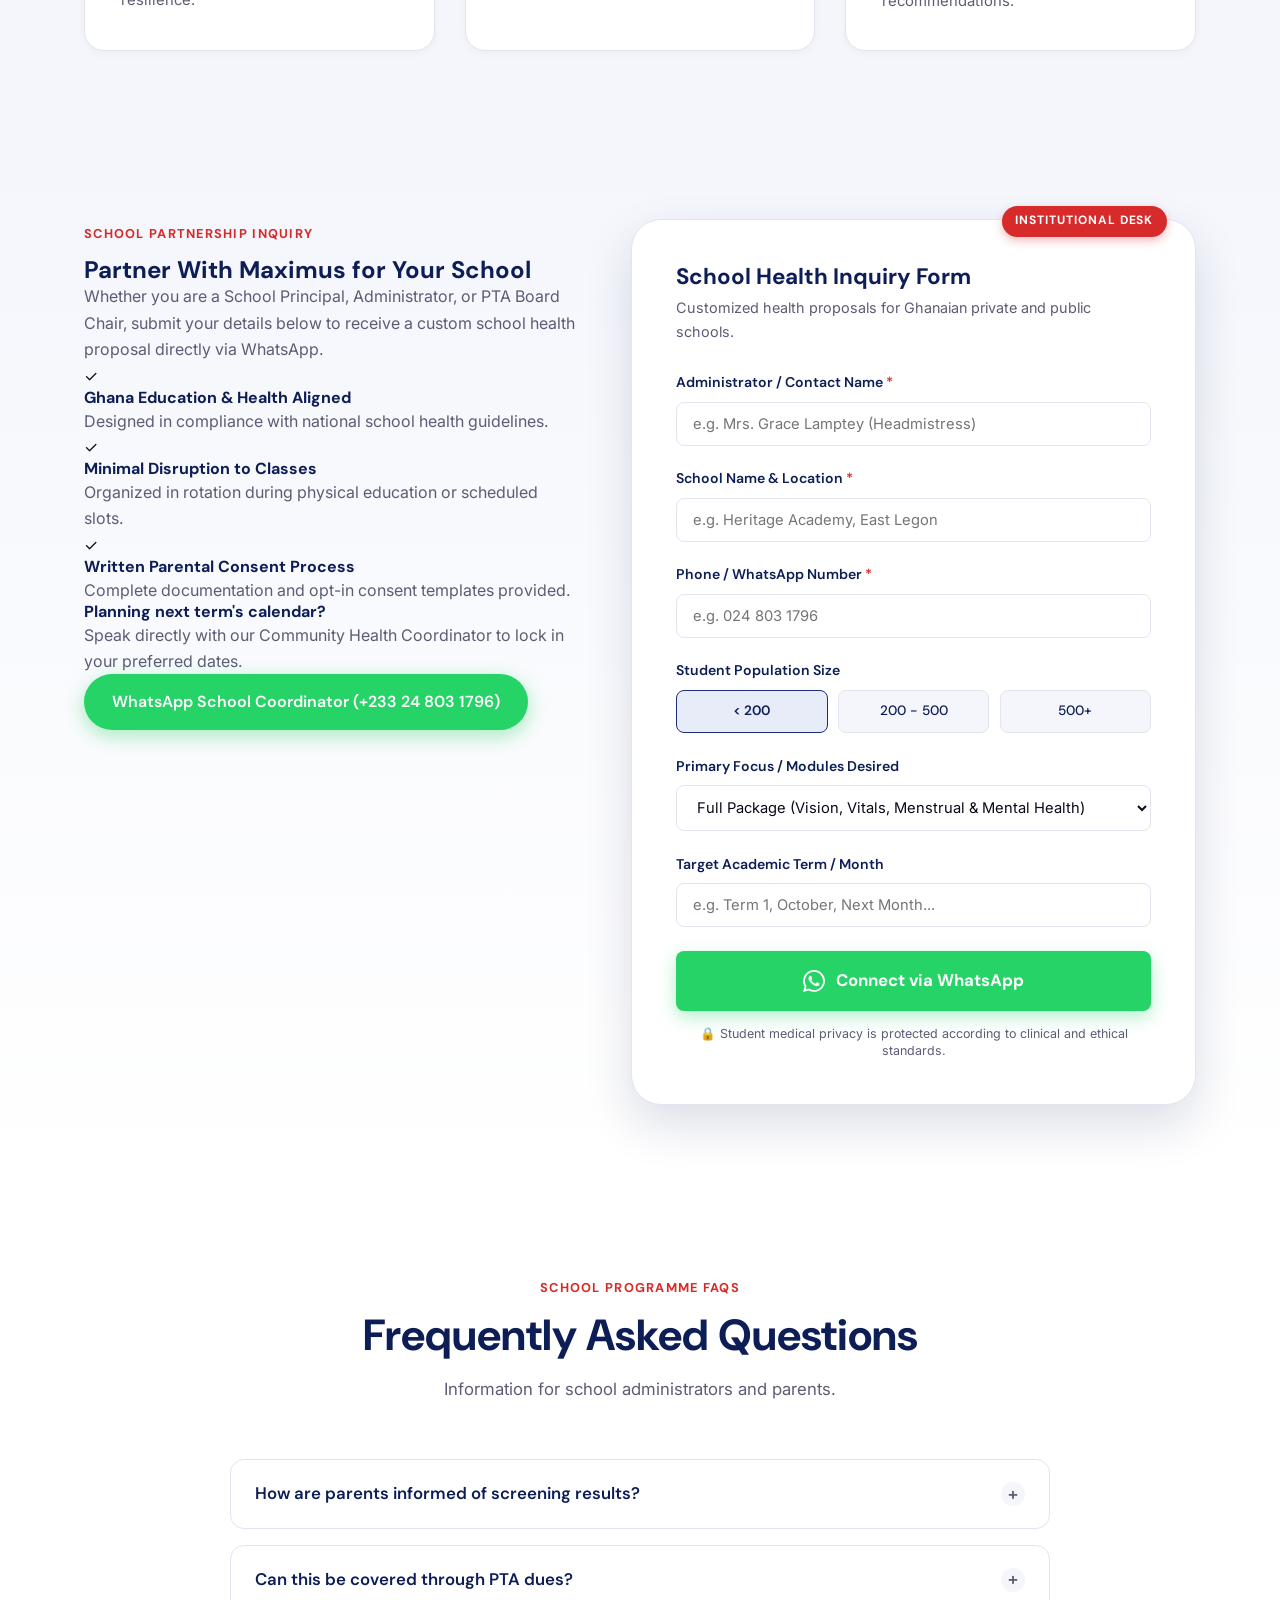
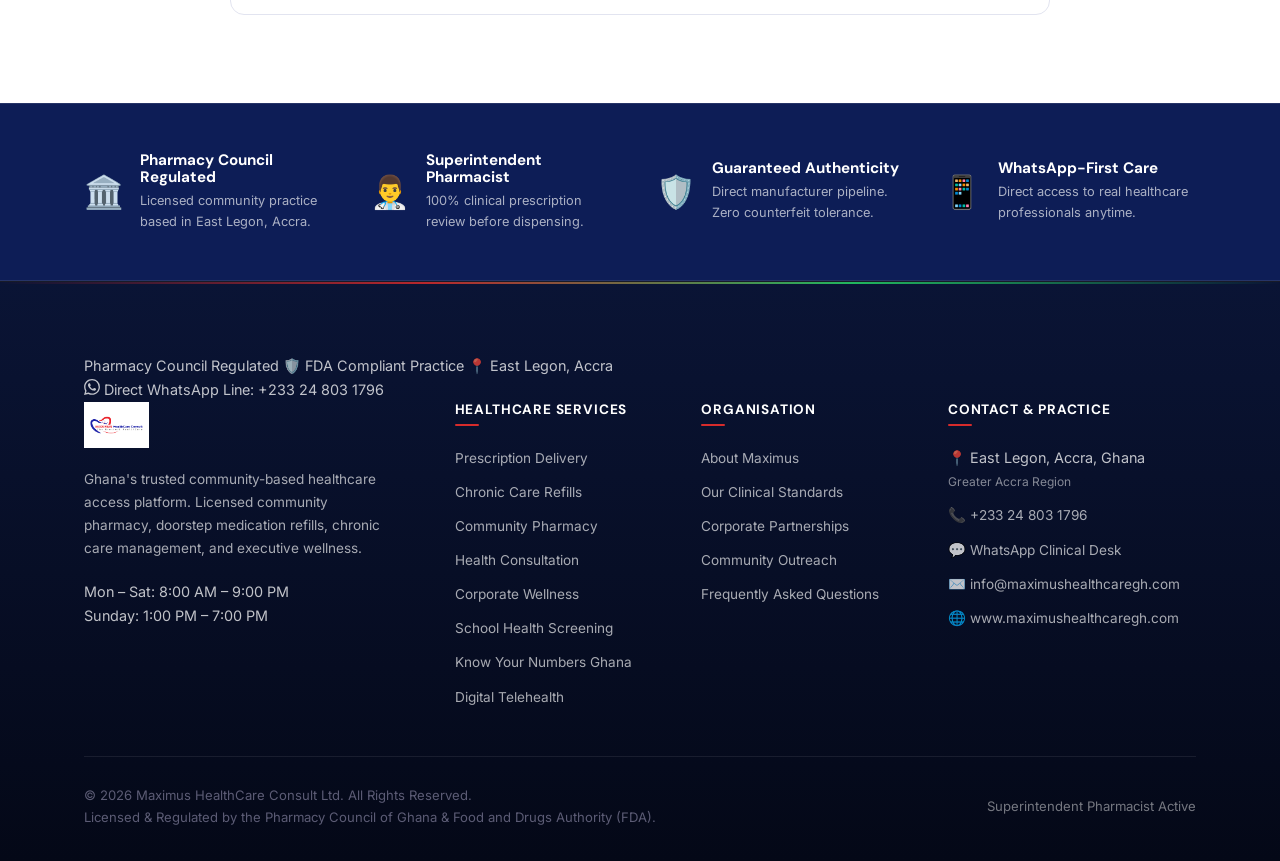
<file: service-school-health.html>
<!DOCTYPE html>
<html lang="en">
<head>
  <meta charset="UTF-8">
  <meta name="viewport" content="width=device-width, initial-scale=1.0">
  <meta name="description" content="School Health & Screening Programmes in Ghana. Comprehensive student vision checks, menstrual hygiene education, and adolescent wellness by Maximus HealthCare Consult.">
  <meta name="theme-color" content="#0D1D56">
  <title>School Health Programmes — Maximus HealthCare Consult</title>
  <link rel="preconnect" href="https://fonts.googleapis.com">
  <link href="https://fonts.googleapis.com/css2?family=DM+Sans:ital,opsz,wght@0,9..40,300;0,9..40,400;0,9..40,500;0,9..40,600;0,9..40,700;1,9..40,400&family=Inter:wght@300;400;500;600&display=swap" rel="stylesheet">
  <link rel="stylesheet" href="assets/css/services.css">

  <!-- Canonical & Social Meta -->
  <link rel="canonical" href="http://www.maximushealthcaregh.com/service-school-health.html">
  <meta property="og:site_name" content="Maximus HealthCare Consult">
  <meta property="og:title" content="School Health & Student Screening Programmes — Maximus HealthCare Consult">
  <meta property="og:description" content="Comprehensive school health screenings, vision tests, menstrual health education, and first aid packages for primary and secondary schools in Greater Accra.">
  <meta property="og:url" content="http://www.maximushealthcaregh.com/service-school-health.html">
  <meta property="og:type" content="website">
  <meta property="og:image" content="http://www.maximushealthcaregh.com/assets/images/logo.jpg">
  <meta property="og:locale" content="en_GH">
  <meta name="twitter:card" content="summary_large_image">
  <meta name="twitter:title" content="School Health & Student Screening Programmes — Maximus HealthCare Consult">
  <meta name="twitter:description" content="Comprehensive school health screenings, vision tests, menstrual health education, and first aid packages for primary and secondary schools in Greater Accra.">
  <meta name="twitter:image" content="http://www.maximushealthcaregh.com/assets/images/logo.jpg">

  <!-- Service JSON-LD Structured Data -->
  <script type="application/ld+json">
  {
    "@context": "https://schema.org",
    "@type": "Service",
    "@id": "http://www.maximushealthcaregh.com/service-school-health.html#service",
    "name": "School Health Services & Youth Screening Programmes",
    "description": "Comprehensive school health screenings, vision tests, menstrual health education, and first aid packages for primary and secondary schools in Greater Accra.",
    "provider": {
      "@type": ["MedicalBusiness", "Pharmacy"],
      "name": "Maximus HealthCare Consult",
      "url": "http://www.maximushealthcaregh.com/",
      "telephone": "+233248031796",
      "address": {
        "@type": "PostalAddress",
        "streetAddress": "East Legon",
        "addressLocality": "Accra",
        "addressCountry": "GH"
      }
    },
    "areaServed": {
      "@type": "City",
      "name": "Accra"
    },
    "hasOfferCatalog": {
      "@type": "OfferCatalog",
      "name": "School Health Services & Youth Screening Programmes"
    }
  }
  </script>

</head>
<body>

  <!-- Navigation -->
<header id="nav" role="banner">
  <a href="index.html" class="nav-logo" aria-label="Maximus HealthCare Consult — Home">
    <img src="assets/images/logo.jpg" alt="Maximus HealthCare Consult Logo" width="140" height="62" loading="eager">
  </a>

  <nav class="nav-center" aria-label="Main Navigation">
    <a href="index.html">Home</a>
    <div class="has-mega">
      <a href="index.html#services" aria-haspopup="true">Services ▾</a>
      <div class="mega" role="menu">
        <a class="mega-item" href="service-medication-delivery.html" role="menuitem">
          <div class="mega-ic">🚚</div>
          <div><h4>Medication Delivery</h4><p>Fast, verified delivery to your doorstep in Accra</p></div>
        </a>
        <a class="mega-item" href="service-chronic-care.html" role="menuitem">
          <div class="mega-ic">🔄</div>
          <div><h4>Chronic Care Subscriptions</h4><p>Auto-refills for hypertension, diabetes & asthma</p></div>
        </a>
        <a class="mega-item" href="service-community-pharmacy.html" role="menuitem">
          <div class="mega-ic">💊</div>
          <div><h4>Community Pharmacy</h4><p>Licensed pharmacy & verified supply chain in East Legon</p></div>
        </a>
        <a class="mega-item" href="service-health-consultation.html" role="menuitem">
          <div class="mega-ic">🩺</div>
          <div><h4>Health Consultation</h4><p>Expert clinical advisory, NHIS guidance & referrals</p></div>
        </a>
        <a class="mega-item" href="service-corporate-wellness.html" role="menuitem">
          <div class="mega-ic">🏢</div>
          <div><h4>Corporate Wellness</h4><p>Workplace screening & board-ready health reports</p></div>
        </a>
        <a class="mega-item active" href="service-school-health.html" role="menuitem">
          <div class="mega-ic">🎓</div>
          <div><h4>School Health</h4><p>Student health screenings, menstrual & mental wellness</p></div>
        </a>
        <a class="mega-item" href="service-community-outreach.html" role="menuitem">
          <div class="mega-ic">❤️</div>
          <div><h4>Community Outreach</h4><p>Free 'Know Your Numbers Ghana' health screening days</p></div>
        </a>
        <a class="mega-item" href="service-digital-health.html" role="menuitem">
          <div class="mega-ic">📱</div>
          <div><h4>Digital Health & Telehealth</h4><p>WhatsApp-first care, teleconsultations & records</p></div>
        </a>
      </div>
    </div>
    <a href="service-community-pharmacy.html">Pharmacy</a>
    <a href="index.html#about">About</a>
    <a href="index.html#contact">Contact</a>
  </nav>

  <div class="nav-right">
    <a href="https://wa.me/233248031796?text=Hello%20Maximus%20HealthCare%20Consult." 
       class="nav-cta" target="_blank" rel="noopener">
      <svg viewBox="0 0 24 24"><path d="M17.472 14.382c-.297-.149-1.758-.867-2.03-.967-.273-.099-.471-.148-.67.15-.197.297-.767.966-.94 1.164-.173.199-.347.223-.644.075-.297-.15-1.255-.463-2.39-1.475-.883-.788-1.48-1.761-1.653-2.059-.173-.297-.018-.458.13-.606.134-.133.298-.347.446-.52.149-.174.198-.298.298-.497.099-.198.05-.371-.025-.52-.075-.149-.669-1.612-.916-2.207-.242-.579-.487-.5-.669-.51-.173-.008-.371-.01-.57-.01-.198 0-.52.074-.792.372-.272.297-1.04 1.016-1.04 2.479 0 1.462 1.065 2.875 1.213 3.074.149.198 2.096 3.2 5.077 4.487.709.306 1.262.489 1.694.625.712.227 1.36.195 1.871.118.571-.085 1.758-.719 2.006-1.413.248-.694.248-1.289.173-1.413-.074-.124-.272-.198-.57-.347m-5.421 7.403h-.004a9.87 9.87 0 01-5.031-1.378l-.361-.214-3.741.982.998-3.648-.235-.374a9.86 9.86 0 01-1.51-5.26c.001-5.45 4.436-9.884 9.888-9.884 2.64 0 5.122 1.03 6.988 2.898a9.825 9.825 0 012.893 6.994c-.003 5.45-4.437 9.884-9.885 9.884m8.413-18.297A11.815 11.815 0 0012.05 0C5.495 0 .16 5.335.157 11.892c0 2.096.547 4.142 1.588 5.945L.057 24l6.305-1.654a11.882 11.882 0 005.683 1.448h.005c6.554 0 11.89-5.335 11.893-11.893a11.821 11.821 0 00-3.48-8.413z"/></svg>
      Chat on WhatsApp
    </a>
    <button class="hamburger" id="hamburger" onclick="openMenu()" aria-label="Open menu" aria-expanded="false">
      <span></span><span></span><span></span>
    </button>
  </div>
</header>

<!-- Mobile Drawer Overlay -->
<div class="mob-overlay" id="mob-overlay" onclick="closeMenu()"></div>

<!-- Mobile Sliding Drawer -->
<aside class="mob-drawer" id="mob-drawer" aria-hidden="true">
  <div class="mob-drawer-head">
    <img src="assets/images/logo.jpg" alt="Maximus HealthCare Consult">
    <button class="mob-close" onclick="closeMenu()" aria-label="Close menu">✕</button>
  </div>
  <div class="mob-nav-links">
    <a href="index.html">Home</a>
    <span style="font-size: 0.78rem; font-weight: 700; color: var(--muted); letter-spacing: 0.08em; text-transform: uppercase;">Our Services</span>
    <div class="mob-services-sub">
      <a href="service-medication-delivery.html">🚚 Medication Delivery</a>
      <a href="service-chronic-care.html">🔄 Chronic Care Subscriptions</a>
      <a href="service-community-pharmacy.html">💊 Community Pharmacy</a>
      <a href="service-health-consultation.html">🩺 Health Consultation</a>
      <a href="service-corporate-wellness.html">🏢 Corporate Wellness</a>
      <a href="service-school-health.html" class="active">🎓 School Health</a>
      <a href="service-community-outreach.html">❤️ Community Outreach</a>
      <a href="service-digital-health.html">📱 Digital Health & Telehealth</a>
    </div>
    <a href="index.html#about" onclick="closeMenu()">About Maximus</a>
    <a href="index.html#contact" onclick="closeMenu()">Contact & Location</a>
  </div>
  <div style="margin-top: auto; padding-top: 1.5rem;">
    <a href="https://wa.me/233248031796?text=Hello%20Maximus%20HealthCare." class="btn-primary-wa" style="width: 100%; justify-content: center;" target="_blank" rel="noopener">
      WhatsApp Us Now
    </a>
  </div>
</aside>

  <!-- Service Hero Section -->
  <section class="service-hero">
    <div class="container">
      <div class="breadcrumb">
        <a href="index.html">Home</a> <span>/</span>
        <a href="index.html#services">Services</a> <span>/</span>
        <span>School Health Programmes</span>
      </div>

      <div class="hero-pill">
        <div class="hero-pill-dot"></div>
        Student Health & Wellness · Primary & Secondary Schools
      </div>

      <h1>
        Students who understand their health<br>
        <span>perform better in the classroom.</span>
      </h1>

      <p class="lead">
        Undetected vision problems, nutritional gaps, adolescent stress, and menstrual health barriers keep children out of school and pull down academic results. Maximus brings clinical health screening, hygiene education, and written student health reports directly to your school campus.
      </p>

      <div class="hero-actions">
        <a href="#school-form" class="btn-primary-wa">
          <svg width="20" height="20" viewBox="0 0 24 24" fill="currentColor"><path d="M17.472 14.382c-.297-.149-1.758-.867-2.03-.967-.273-.099-.471-.148-.67.15-.197.297-.767.966-.94 1.164-.173.199-.347.223-.644.075-.297-.15-1.255-.463-2.39-1.475-.883-.788-1.48-1.761-1.653-2.059-.173-.297-.018-.458.13-.606.134-.133.298-.347.446-.52.149-.174.198-.298.298-.497.099-.198.05-.371-.025-.52-.075-.149-.669-1.612-.916-2.207-.242-.579-.487-.5-.669-.51-.173-.008-.371-.01-.57-.01-.198 0-.52.074-.792.372-.272.297-1.04 1.016-1.04 2.479 0 1.462 1.065 2.875 1.213 3.074.149.198 2.096 3.2 5.077 4.487.709.306 1.262.489 1.694.625.712.227 1.36.195 1.871.118.571-.085 1.758-.719 2.006-1.413.248-.694.248-1.289.173-1.413-.074-.124-.272-.198-.57-.347m-5.421 7.403h-.004a9.87 9.87 0 01-5.031-1.378l-.361-.214-3.741.982.998-3.648-.235-.374a9.86 9.86 0 01-1.51-5.26c.001-5.45 4.436-9.884 9.888-9.884 2.64 0 5.122 1.03 6.988 2.898a9.825 9.825 0 012.893 6.994c-.003 5.45-4.437 9.884-9.885 9.884m8.413-18.297A11.815 11.815 0 0012.05 0C5.495 0 .16 5.335.157 11.892c0 2.096.547 4.142 1.588 5.945L.057 24l6.305-1.654a11.882 11.882 0 005.683 1.448h.005c6.554 0 11.89-5.335 11.893-11.893a11.821 11.821 0 00-3.48-8.413z"/></svg>
          Inquire via WhatsApp
        </a>
        <a href="#programme-components" class="btn-outline-w">Programme Structure</a>
      </div>

      <div class="hero-stats-bar">
        <div class="hero-stat">
          <span class="hero-stat-num">Report for Every Child</span>
          <span class="hero-stat-label">Personalized written health card delivered to parents after screening</span>
        </div>
        <div class="hero-stat">
          <span class="hero-stat-num">Qualified Clinicians</span>
          <span class="hero-stat-label">Friendly, certified nurses and pharmacists trained in adolescent engagement</span>
        </div>
        <div class="hero-stat">
          <span class="hero-stat-num">Per-Student Pricing</span>
          <span class="hero-stat-label">Affordable annual models easily incorporated into term activity levies or PTA dues</span>
        </div>
      </div>
    </div>
  </section>

  <!-- Problem vs Solution -->
  <section class="section">
    <div class="container">
      <div class="sec-header">
        <span class="sec-tag">The Classroom Reality</span>
        <h2>Why Regular Student Screening Is Critical</h2>
        <p>A child squinting at the board is often mistaken for inattentive. A girl missing three school days a month may be suffering unmanaged menstrual pain. Preventive care changes academic outcomes.</p>
      </div>

      <!-- Editorial Service Photo Showcase -->
      <div class="service-photo-banner">
        <img src="assets/images/school_health.jpg" alt="Maximus School Health and Student Wellness Programmes" loading="lazy">
        <span class="service-photo-tag">🎓 Student Health, Hygiene & Preventive Screenings</span>
      </div>


      <div class="comparison-grid">
        <div class="comp-card problem">
          <h3><span>✕</span> The Unnoticed Student Health Gaps</h3>
          <ul class="comp-list problem">
            <li><span class="icon">✕</span> <strong>Silent refractive errors:</strong> Up to 1 in 8 school children suffer undiagnosed vision problems affecting reading.</li>
            <li><span class="icon">✕</span> <strong>Menstrual absenteeism:</strong> Teenage girls missing valuable school days due to cramps and lack of hygiene supplies.</li>
            <li><span class="icon">✕</span> <strong>Outdated sickbays:</strong> Schools storing expired medications or lacking emergency first aid readiness.</li>
            <li><span class="icon">✕</span> <strong>Exam anxiety and mental pressure:</strong> Adolescents suffering silently with psychological stress and behavioral challenges.</li>
          </ul>
        </div>

        <div class="comp-card solution">
          <h3><span>✓</span> The Maximus School Health Standard</h3>
          <ul class="comp-list solution">
            <li><span class="icon">✓</span> <strong>Standardized visual acuity checks:</strong> Catching myopia and astigmatism early with clear referral notes for parents.</li>
            <li><span class="icon">✓</span> <strong>Empowering menstrual education:</strong> Dignified, practical hygiene workshops that keep female students confident and in class.</li>
            <li><span class="icon">✓</span> <strong>Sickbay audits & first aid training:</strong> Upgrading school infirmaries with verified emergency supplies and teacher training.</li>
            <li><span class="icon">✓</span> <strong>Supportive mental wellness talks:</strong> Destigmatizing emotional health and teaching healthy coping strategies.</li>
          </ul>
        </div>
      </div>
    </div>
  </section>

  <!-- Key Components -->
  <section class="section section-smoke" id="programme-components">
    <div class="container">
      <div class="sec-header">
        <span class="sec-tag">What We Deliver</span>
        <h2>Comprehensive School Health Programme Modules</h2>
        <p>Select modules tailored to your institution's age groups and academic calendar.</p>
      </div>

      <div class="features-grid">
        <div class="feature-card">
          <div class="feature-icon">👁️</div>
          <h3>Vision & Hearing Screening</h3>
          <p>Early detection of visual impairment, squint, color blindness, and hearing difficulties that hinder classroom comprehension.</p>
        </div>

        <div class="feature-card">
          <div class="feature-icon">📏</div>
          <h3>Growth & Nutritional Assessment</h3>
          <p>Tracking BMI, height-for-age, and dietary balance to detect malnutrition, anemia symptoms, or childhood obesity early.</p>
        </div>

        <div class="feature-card">
          <div class="feature-icon">🌸</div>
          <h3>Menstrual Health & Hygiene</h3>
          <p>Age-appropriate workshops covering menstrual cycles, pain management, hygiene practices, and overcoming stigma.</p>
        </div>

        <div class="feature-card">
          <div class="feature-icon">🧠</div>
          <h3>Adolescent Mental Wellbeing</h3>
          <p>Guided discussions on coping with academic pressure, bullying, self-esteem, and building emotional resilience.</p>
        </div>

        <div class="feature-card">
          <div class="feature-icon">🩹</div>
          <h3>First Aid & Sickbay Audit</h3>
          <p>Inspection and restocking of school sickbay supplies with certified pharmaceuticals, plus basic life support training for teachers.</p>
        </div>

        <div class="feature-card">
          <div class="feature-icon">📄</div>
          <h3>Confidential Parent Reports</h3>
          <p>Every parent receives an individualized, easy-to-read health report detailing their child's vitals, screening results, and clinician recommendations.</p>
        </div>
      </div>
    </div>
  </section>

  <!-- Interactive WhatsApp Intake Form -->
  <section class="form-section-wrapper" id="school-form">
    <div class="container">
      <div class="form-layout">
        <div class="form-info-col">
          <span class="sec-tag">School Partnership Inquiry</span>
          <h2>Partner With Maximus for Your School</h2>
          <p>
            Whether you are a School Principal, Administrator, or PTA Board Chair, submit your details below to receive a custom school health proposal directly via WhatsApp.
          </p>

          <div class="trust-bullets">
            <div class="trust-bullet">
              <div class="trust-bullet-icon">✓</div>
              <div>
                <h4>Ghana Education & Health Aligned</h4>
                <p>Designed in compliance with national school health guidelines.</p>
              </div>
            </div>
            <div class="trust-bullet">
              <div class="trust-bullet-icon">✓</div>
              <div>
                <h4>Minimal Disruption to Classes</h4>
                <p>Organized in rotation during physical education or scheduled slots.</p>
              </div>
            </div>
            <div class="trust-bullet">
              <div class="trust-bullet-icon">✓</div>
              <div>
                <h4>Written Parental Consent Process</h4>
                <p>Complete documentation and opt-in consent templates provided.</p>
              </div>
            </div>
          </div>

          <div class="direct-wa-box">
            <h4>Planning next term's calendar?</h4>
            <p>Speak directly with our Community Health Coordinator to lock in your preferred dates.</p>
            <a href="https://wa.me/233248031796?text=Hello%20Maximus%2C%20I%20represent%20a%20school%20and%20want%20to%20discuss%20student%20health%20screenings." 
               class="btn-primary-wa" style="display: inline-flex; width: auto;" target="_blank" rel="noopener">
              WhatsApp School Coordinator (+233 24 803 1796)
            </a>
          </div>
        </div>

        <!-- Form Card -->
        <div class="form-card">
          <div class="form-card-badge">Institutional Desk</div>
          <h3>School Health Inquiry Form</h3>
          <p class="form-subtitle">Customized health proposals for Ghanaian private and public schools.</p>

          <form onsubmit="return handleWhatsAppSubmit(event, 'School Health Programme')">
            <div class="form-group">
              <label for="fullname">Administrator / Contact Name <span class="req">*</span></label>
              <input type="text" id="fullname" name="fullname" class="form-control" placeholder="e.g. Mrs. Grace Lamptey (Headmistress)" required>
            </div>

            <div class="form-group">
              <label for="school-name">School Name & Location <span class="req">*</span></label>
              <input type="text" id="school-name" name="school_name" data-label="School & Location" class="form-control" placeholder="e.g. Heritage Academy, East Legon" required>
            </div>

            <div class="form-group">
              <label for="phone">Phone / WhatsApp Number <span class="req">*</span></label>
              <input type="tel" id="phone" name="phone" class="form-control" placeholder="e.g. 024 803 1796" required>
            </div>

            <div class="form-group">
              <label>Student Population Size</label>
              <div class="radio-pills">
                <div class="radio-pill">
                  <input type="radio" id="students-sm" name="student_count" data-label="Student Body" value="Under 200 students" checked>
                  <label for="students-sm">&lt; 200</label>
                </div>
                <div class="radio-pill">
                  <input type="radio" id="students-md" name="student_count" data-label="Student Body" value="200 - 500 students">
                  <label for="students-md">200 - 500</label>
                </div>
                <div class="radio-pill">
                  <input type="radio" id="students-lg" name="student_count" data-label="Student Body" value="500+ students">
                  <label for="students-lg">500+</label>
                </div>
              </div>
            </div>

            <div class="form-group">
              <label for="modules">Primary Focus / Modules Desired</label>
              <select id="modules" name="modules" data-label="Modules Desired" class="form-control">
                <option value="Full Package (Vision, Vitals, Menstrual, Mental Health)">Full Package (Vision, Vitals, Menstrual & Mental Health)</option>
                <option value="Vision & Hearing Screening Only">Vision & Hearing Screening Only</option>
                <option value="Menstrual Hygiene & Adolescent Wellness">Menstrual Hygiene & Adolescent Wellness</option>
                <option value="Sickbay Restock & Teacher First Aid Training">Sickbay Restock & Teacher First Aid Training</option>
              </select>
            </div>

            <div class="form-group">
              <label for="proposed-term">Target Academic Term / Month</label>
              <input type="text" id="proposed-term" name="target_term" data-label="Target Term" class="form-control" placeholder="e.g. Term 1, October, Next Month...">
            </div>

            <button type="submit" class="btn-form-submit">
              <svg viewBox="0 0 24 24"><path d="M17.472 14.382c-.297-.149-1.758-.867-2.03-.967-.273-.099-.471-.148-.67.15-.197.297-.767.966-.94 1.164-.173.199-.347.223-.644.075-.297-.15-1.255-.463-2.39-1.475-.883-.788-1.48-1.761-1.653-2.059-.173-.297-.018-.458.13-.606.134-.133.298-.347.446-.52.149-.174.198-.298.298-.497.099-.198.05-.371-.025-.52-.075-.149-.669-1.612-.916-2.207-.242-.579-.487-.5-.669-.51-.173-.008-.371-.01-.57-.01-.198 0-.52.074-.792.372-.272.297-1.04 1.016-1.04 2.479 0 1.462 1.065 2.875 1.213 3.074.149.198 2.096 3.2 5.077 4.487.709.306 1.262.489 1.694.625.712.227 1.36.195 1.871.118.571-.085 1.758-.719 2.006-1.413.248-.694.248-1.289.173-1.413-.074-.124-.272-.198-.57-.347m-5.421 7.403h-.004a9.87 9.87 0 01-5.031-1.378l-.361-.214-3.741.982.998-3.648-.235-.374a9.86 9.86 0 01-1.51-5.26c.001-5.45 4.436-9.884 9.888-9.884 2.64 0 5.122 1.03 6.988 2.898a9.825 9.825 0 012.893 6.994c-.003 5.45-4.437 9.884-9.885 9.884m8.413-18.297A11.815 11.815 0 0012.05 0C5.495 0 .16 5.335.157 11.892c0 2.096.547 4.142 1.588 5.945L.057 24l6.305-1.654a11.882 11.882 0 005.683 1.448h.005c6.554 0 11.89-5.335 11.893-11.893a11.821 11.821 0 00-3.48-8.413z"/></svg>
              <span>Connect via WhatsApp</span>
            </button>
            <p class="form-privacy-note">🔒 Student medical privacy is protected according to clinical and ethical standards.</p>
          </form>
        </div>
      </div>
    </div>
  </section>

  <!-- FAQ Section -->
  <section class="section">
    <div class="container">
      <div class="sec-header">
        <span class="sec-tag">School Programme FAQs</span>
        <h2>Frequently Asked Questions</h2>
        <p>Information for school administrators and parents.</p>
      </div>

      <div class="faq-accordion">
        <div class="faq-item">
          <button class="faq-q" onclick="toggleFaq(this)" aria-expanded="false">
            How are parents informed of screening results?
            <span class="faq-icon">+</span>
          </button>
          <div class="faq-ans">
            <p>Every student receives a personalized, sealed Health Report Card addressed to their parents or guardians. If a critical issue is identified (such as impaired vision or heart murmur), our team contacts the school and parents directly with clear referral guidance to specialized pediatric facilities.</p>
          </div>
        </div>

        <div class="faq-item">
          <button class="faq-q" onclick="toggleFaq(this)" aria-expanded="false">
            Can this be covered through PTA dues?
            <span class="faq-icon">+</span>
          </button>
          <div class="faq-ans">
            <p>Yes. Many of our partner schools fund the health programme via a modest per-term health levy or PTA contribution, making high-quality clinical screening accessible to every student without financial strain.</p>
          </div>
        </div>
      </div>
    </div>
  </section>

  <!-- Clinical Credibility Strip -->
  <section class="trust-strip">
    <div class="container">
      <div class="trust-strip-grid">
        <div class="trust-item">
          <div class="trust-item-icon">🏛️</div>
          <div>
            <h4>Pharmacy Council Regulated</h4>
            <p>Licensed community practice based in East Legon, Accra.</p>
          </div>
        </div>
        <div class="trust-item">
          <div class="trust-item-icon">👨‍⚕️</div>
          <div>
            <h4>Superintendent Pharmacist</h4>
            <p>100% clinical prescription review before dispensing.</p>
          </div>
        </div>
        <div class="trust-item">
          <div class="trust-item-icon">🛡️</div>
          <div>
            <h4>Guaranteed Authenticity</h4>
            <p>Direct manufacturer pipeline. Zero counterfeit tolerance.</p>
          </div>
        </div>
        <div class="trust-item">
          <div class="trust-item-icon">📱</div>
          <div>
            <h4>WhatsApp-First Care</h4>
            <p>Direct access to real healthcare professionals anytime.</p>
          </div>
        </div>
      </div>
    </div>
  </section>

    <!-- FOOTER -->
  <footer role="contentinfo">
    <div class="container">
      <!-- Top Accreditations & Direct Connect Bar -->
      <div class="ft-top-bar">
        <div class="ft-trust-badges">
          <span class="ft-badge"><span class="ft-badge-dot"></span> Pharmacy Council Regulated</span>
          <span class="ft-badge">🛡️ FDA Compliant Practice</span>
          <span class="ft-badge">📍 East Legon, Accra</span>
        </div>
        <a href="https://wa.me/233248031796?text=Hello%20Maximus%20HealthCare%20Consult." class="ft-wa-pill" target="_blank" rel="noopener">
          <svg viewBox="0 0 24 24" width="16" height="16" fill="currentColor" aria-hidden="true"><path d="M17.472 14.382c-.297-.149-1.758-.867-2.03-.967-.273-.099-.471-.148-.67.15-.197.297-.767.966-.94 1.164-.173.199-.347.223-.644.075-.297-.15-1.255-.463-2.39-1.475-.883-.788-1.48-1.761-1.653-2.059-.173-.297-.018-.458.13-.606.134-.133.298-.347.446-.52.149-.174.198-.298.298-.497.099-.198.05-.371-.025-.52-.075-.149-.669-1.612-.916-2.207-.242-.579-.487-.5-.669-.51-.173-.008-.371-.01-.57-.01-.198 0-.52.074-.792.372-.272.297-1.04 1.016-1.04 2.479 0 1.462 1.065 2.875 1.213 3.074.149.198 2.096 3.2 5.077 4.487.709.306 1.262.489 1.694.625.712.227 1.36.195 1.871.118.571-.085 1.758-.719 2.006-1.413.248-.694.248-1.289.173-1.413-.074-.124-.272-.198-.57-.347m-5.421 7.403h-.004a9.87 9.87 0 01-5.031-1.378l-.361-.214-3.741.982.998-3.648-.235-.374a9.86 9.86 0 01-1.51-5.26c.001-5.45 4.436-9.884 9.888-9.884 2.64 0 5.122 1.03 6.988 2.898a9.825 9.825 0 012.893 6.994c-.003 5.45-4.437 9.884-9.885 9.884m8.413-18.297A11.815 11.815 0 0012.05 0C5.495 0 .16 5.335.157 11.892c0 2.096.547 4.142 1.588 5.945L.057 24l6.305-1.654a11.882 11.882 0 005.683 1.448h.005c6.554 0 11.89-5.335 11.893-11.893a11.821 11.821 0 00-3.48-8.413z"/></svg>
          <span>Direct WhatsApp Line: +233 24 803 1796</span>
        </a>
      </div>

      <!-- Main Footer Grid -->
      <div class="ft-grid">
        <div class="ft-brand">
          <a href="index.html" class="ft-logo-link">
            <img src="assets/images/logo.jpg" alt="Maximus HealthCare Consult Logo" width="140" height="62" loading="lazy">
          </a>
          <p>Ghana's trusted community-based healthcare access platform. Licensed community pharmacy, doorstep medication refills, chronic care management, and executive wellness.</p>
          <div class="ft-hours">
            <div class="ft-hour-item"><span class="ft-hour-label">Mon – Sat:</span> 8:00 AM – 9:00 PM</div>
            <div class="ft-hour-item"><span class="ft-hour-label">Sunday:</span> 1:00 PM – 7:00 PM</div>
          </div>
        </div>

        <div class="ft-col">
          <h4>Healthcare Services</h4>
          <ul>
            <li><a href="service-medication-delivery.html">Prescription Delivery</a></li>
            <li><a href="service-chronic-care.html">Chronic Care Refills</a></li>
            <li><a href="service-community-pharmacy.html">Community Pharmacy</a></li>
            <li><a href="service-health-consultation.html">Health Consultation</a></li>
            <li><a href="service-corporate-wellness.html">Corporate Wellness</a></li>
            <li><a href="service-school-health.html">School Health Screening</a></li>
            <li><a href="service-community-outreach.html">Know Your Numbers Ghana</a></li>
            <li><a href="service-digital-health.html">Digital Telehealth</a></li>
          </ul>
        </div>

        <div class="ft-col">
          <h4>Organisation</h4>
          <ul>
            <li><a href="index.html#about">About Maximus</a></li>
            <li><a href="index.html#why-us">Our Clinical Standards</a></li>
            <li><a href="https://wa.me/233248031796?text=I%20am%20interested%20in%20corporate%20partnership." target="_blank" rel="noopener">Corporate Partnerships</a></li>
            <li><a href="https://wa.me/233248031796?text=Tell%20me%20about%20community%20outreach%20sponsorship." target="_blank" rel="noopener">Community Outreach</a></li>
            <li><a href="service-community-pharmacy.html#faq">Frequently Asked Questions</a></li>
          </ul>
        </div>

        <div class="ft-col ft-contact-col">
          <h4>Contact &amp; Practice</h4>
          <ul class="ft-contact-list">
            <li>
              <span class="ft-ci">📍</span>
              <span>East Legon, Accra, Ghana<br><small style="color:rgba(255,255,255,0.5);">Greater Accra Region</small></span>
            </li>
            <li>
              <span class="ft-ci">📞</span>
              <a href="tel:+233248031796">+233 24 803 1796</a>
            </li>
            <li>
              <span class="ft-ci">💬</span>
              <a href="https://wa.me/233248031796" target="_blank" rel="noopener">WhatsApp Clinical Desk</a>
            </li>
            <li>
              <span class="ft-ci">✉️</span>
              <a href="mailto:info@maximushealthcaregh.com">info@maximushealthcaregh.com</a>
            </li>
            <li>
              <span class="ft-ci">🌐</span>
              <a href="http://www.maximushealthcaregh.com/">www.maximushealthcaregh.com</a>
            </li>
          </ul>
        </div>
      </div>

      <!-- Bottom Copyright & Compliance Bar -->
      <div class="ft-bottom">
        <div class="ft-bottom-copy">
          <p>&copy; 2026 Maximus HealthCare Consult Ltd. All Rights Reserved.</p>
          <p class="ft-subcopy">Licensed &amp; Regulated by the Pharmacy Council of Ghana &amp; Food and Drugs Authority (FDA).</p>
        </div>
        <div class="ft-bottom-actions">
          <a href="https://wa.me/233248031796?text=Hello%20Maximus." class="ft-status-pill" target="_blank" rel="noopener">
            <span class="ft-pulse-dot"></span>
            <span>Superintendent Pharmacist Active</span>
          </a>
        </div>
      </div>
    </div>
  </footer>

  <!-- Circular WhatsApp Chatbot Widget initialized via assets/js/wa-chatbot.js (bottom-left) -->

  <script src="assets/js/whatsapp-form.js"></script>
<script src="assets/js/nav.js"></script>
<script src="assets/js/animations.js" defer></script>
</body>
</html>
</file>
<file: assets/css/services.css>
/* ==========================================================================
   Maximus HealthCare Consult — Next-Generation Global Design System
   World-Class Visuals, 3D Architecture, Glassmorphism, and Interactive Tools
   ========================================================================== */

/* ── PREMIUM ANIMATION KEYFRAMES ───────────────────────────────────────── */

@keyframes ripple-expand {
  to { transform: scale(1); opacity: 0; }
}

@keyframes gradientShift {
  0% { background-position: 0% 50%; }
  50% { background-position: 100% 50%; }
  100% { background-position: 0% 50%; }
}

@keyframes shimmerText {
  0% { background-position: 200% center; }
  100% { background-position: -200% center; }
}

@keyframes orbDrift1 {
  0%,100% { transform: translate(0,0) scale(1); }
  33% { transform: translate(40px,-30px) scale(1.08); }
  66% { transform: translate(-25px,20px) scale(0.95); }
}
@keyframes orbDrift2 {
  0%,100% { transform: translate(0,0) scale(1); }
  40% { transform: translate(-50px,35px) scale(1.06); }
  70% { transform: translate(30px,-20px) scale(0.97); }
}

@keyframes waGlow {
  0%,100% { box-shadow: 0 8px 28px rgba(37,211,102,.35); }
  50% { box-shadow: 0 12px 42px rgba(37,211,102,.6), 0 0 0 8px rgba(37,211,102,.08); }
}

@keyframes navCtaPulse {
  0%,100% { box-shadow: 0 4px 14px rgba(37,211,102,.35); }
  50% { box-shadow: 0 6px 22px rgba(37,211,102,.6), 0 0 0 6px rgba(37,211,102,.1); }
}

@keyframes slideRight {
  0% { left: -100%; }
  50% { left: 100%; }
  100% { left: 100%; }
}

@keyframes pillBorderPulse {
  0%,100% { border-color: rgba(215,43,43,.3); box-shadow: none; }
  50% { border-color: rgba(215,43,43,.6); box-shadow: 0 0 12px rgba(215,43,43,.15); }
}

@keyframes tagBarGrow {
  from { width: 0; opacity: 0; }
  to { width: 18px; opacity: 1; }
}

@keyframes iconBounce {
  0% { transform: scale(1); }
  50% { transform: scale(1.2); }
  100% { transform: scale(1.08); }
}

@keyframes cardShimmer {
  0% { left: -150%; }
  60%,100% { left: 150%; }
}

@keyframes accentGlow {
  0%,100% { opacity: .6; }
  50% { opacity: 1; filter: drop-shadow(0 0 6px rgba(215,43,43,.5)); }
}

@keyframes logoFloat {
  0%,100% { transform: translateY(0); }
  50% { transform: translateY(-4px); }
}

@keyframes digitGlow {
  0%,100% { text-shadow: 0 0 24px rgba(255,255,255,.3); }
  50% { text-shadow: 0 0 32px rgba(255,255,255,.6); }
}

@keyframes fadeUp {
  from { opacity: 0; transform: translateY(24px); }
  to { opacity: 1; transform: translateY(0); }
}

@keyframes heroFloat {
  0%,100% { transform: translateY(0) scale(1); }
  50% { transform: translateY(-8px) scale(1.01); }
}

/* ── APPLIED ANIMATION EFFECTS ─────────────────────────────────────────── */

/* Shimmer text utility */
.gradient-text-shimmer {
  background: linear-gradient(120deg, var(--red) 0%, #ff8a80 30%, var(--red) 50%, #ff6b6b 70%, var(--red) 100%);
  background-size: 200% auto;
  -webkit-background-clip: text;
  -webkit-text-fill-color: transparent;
  background-clip: text;
  animation: shimmerText 4s linear infinite;
}

/* WhatsApp CTA glow animation */
.nav-cta { animation: navCtaPulse 2.5s ease-in-out infinite; }
.btn-primary-wa, .btn-wa-full { animation: waGlow 2.5s ease-in-out infinite; }

/* Hero pill animated border */
.hero-pill {
  animation: pillBorderPulse 3s ease-in-out infinite;
}

/* Tag bar grow animation */
.s-tag::before {
  animation: tagBarGrow 1.5s cubic-bezier(.22,.68,0,1.2) both;
  animation-delay: 0.3s;
}

/* Animated underline sweep */
.s-tag {
  position: relative;
  overflow: hidden;
}
.s-tag::after {
  content: ''; position: absolute; bottom: 0; left: -100%;
  width: 100%; height: 1px; background: var(--red);
  animation: slideRight 2.5s ease-in-out infinite;
}

/* Service icon bounce on hover */
.svc-icon:hover, .service-icon:hover { animation: iconBounce .4s cubic-bezier(.22,.68,0,1.2); }

/* Mega menu top gradient bar on hover */
.has-mega:hover .mega::before {
  content: ''; position: absolute; top: 0; left: 0; right: 0; height: 3px;
  background: linear-gradient(90deg, var(--red), var(--navy), var(--red));
  background-size: 200% auto;
  animation: gradientShift 2s linear infinite;
  border-radius: var(--r-lg) var(--r-lg) 0 0;
}

/* Footer logo float */
.footer-brand img, .ft-brand img {
  animation: logoFloat 4s ease-in-out infinite;
}

/* ── Reset & Base ──────────────────────────────────────────────────────── */
*, *::before, *::after {
  box-sizing: border-box;
  margin: 0;
  padding: 0;
}

html {
  scroll-behavior: smooth;
  -webkit-text-size-adjust: 100%;
  overflow-x: hidden;
}

img {
  display: block;
  max-width: 100%;
  height: auto;
}

a {
  text-decoration: none;
  color: inherit;
}

button {
  cursor: pointer;
  border: none;
  background: none;
  font: inherit;
}

ul {
  list-style: none;
}

:focus-visible {
  outline: 2px solid var(--red);
  outline-offset: 3px;
  border-radius: 4px;
}

/* ── Design Tokens ─────────────────────────────────────────────────────── */
:root {
  --red: #D72B2B;
  --red-dark: #A51E1E;
  --red-light: #FAE8E8;
  --red-mid: #E85A5A;
  --navy: #1A2E7A;
  --navy-dark: #0D1D56;
  --navy-mid: #2D4499;
  --navy-light: #E8ECF8;
  --white: #FFFFFF;
  --smoke: #F4F6FC;
  --ink: #0A0A1A;
  --muted: #5C5C75;
  --border: #E2E4F0;
  --wa: #25D366;
  --wa-dark: #128C7E;
  --gold: #D4A017;
  --gold-light: #FBF4DC;
  --r-sm: 8px;
  --r: 14px;
  --r-lg: 20px;
  --r-xl: 30px;
  --nav-h: 74px;
  --max: 1240px;
  --font-h: 'DM Sans', -apple-system, BlinkMacSystemFont, 'Segoe UI', Roboto, sans-serif;
  --font-b: 'Inter', -apple-system, BlinkMacSystemFont, 'Segoe UI', Roboto, sans-serif;
  --shadow-sm: 0 2px 10px rgba(10, 10, 26, 0.04);
  --shadow: 0 10px 30px rgba(10, 10, 26, 0.08);
  --shadow-lg: 0 20px 48px rgba(13, 29, 86, 0.14);
  --ease-out: cubic-bezier(0.22, 0.68, 0, 1.2);
}

body {
  font-family: var(--font-b);
  color: var(--ink);
  background: var(--white);
  line-height: 1.65;
  overflow-x: hidden;
  -webkit-font-smoothing: antialiased;
}

h1, h2, h3, h4, h5, h6 {
  font-family: var(--font-h);
  line-height: 1.16;
  color: var(--navy-dark);
  font-weight: 700;
}

p {
  color: var(--muted);
}

.container {
  width: 100%;
  max-width: var(--max);
  margin: 0 auto;
  padding: 0 5%;
}

/* ── 3D Interactive Hero Container ─────────────────────────────────────── */
.hero-3d-wrapper {
  position: relative;
  background: radial-gradient(circle at 80% 30%, #1c3385 0%, var(--navy-dark) 60%, #081238 100%);
  overflow: hidden;
  color: var(--white);
  padding: calc(var(--nav-h) + 3.5rem) 0 5.5rem;
}

#hero-3d-canvas-container {
  position: absolute;
  top: 0;
  left: 0;
  width: 100%;
  height: 100%;
  z-index: 1;
  pointer-events: none;
}

.hero-3d-content {
  position: relative;
  z-index: 2;
}

/* ── Navigation ────────────────────────────────────────────────────────── */
#nav {
  position: fixed;
  top: 0;
  left: 0;
  right: 0;
  z-index: 999;
  height: var(--nav-h);
  display: flex;
  align-items: center;
  justify-content: space-between;
  padding: 0 5%;
  background: rgba(13, 29, 86, 0.88);
  backdrop-filter: blur(20px);
  -webkit-backdrop-filter: blur(20px);
  border-bottom: 1px solid rgba(255, 255, 255, 0.09);
  transition: all 0.35s ease;
}

#nav.scrolled {
  background: rgba(255, 255, 255, 0.94);
  box-shadow: 0 4px 20px rgba(0, 0, 0, 0.08);
  border-bottom: 1px solid var(--border);
}

.nav-logo {
  display: flex;
  align-items: center;
  text-decoration: none;
}

.nav-logo img {
  height: 46px;
  width: auto;
  transition: transform 0.2s;
}

.nav-logo:hover img {
  transform: scale(1.03);
}

.nav-center {
  display: flex;
  align-items: center;
  gap: 2.25rem;
  margin: 0 auto;
}

.nav-center > a,
.nav-center > .has-mega > a {
  font-family: var(--font-h);
  font-size: 0.93rem;
  font-weight: 500;
  color: rgba(255, 255, 255, 0.9);
  letter-spacing: 0.01em;
  padding: 0.5rem 0;
  position: relative;
  transition: color 0.2s;
  display: inline-flex;
  align-items: center;
  gap: 0.35rem;
}

#nav.scrolled .nav-center > a,
#nav.scrolled .nav-center > .has-mega > a {
  color: var(--ink);
}

.nav-center > a::after,
.nav-center > .has-mega > a::after {
  content: '';
  position: absolute;
  bottom: 0;
  left: 0;
  right: 0;
  height: 2px;
  background: var(--red);
  border-radius: 1px;
  transform: scaleX(0);
  transform-origin: left;
  transition: transform 0.25s var(--ease-out);
}

.nav-center > a:hover,
.nav-center > .has-mega:hover > a {
  color: var(--white);
}

#nav.scrolled .nav-center > a:hover,
#nav.scrolled .nav-center > .has-mega:hover > a {
  color: var(--navy);
}

.nav-center > a:hover::after,
.nav-center > .has-mega:hover > a::after {
  transform: scaleX(1);
}

/* Mega menu */
.has-mega {
  position: relative;
}

.mega {
  position: absolute;
  top: calc(100% + 12px);
  left: 50%;
  transform: translateX(-50%) translateY(8px);
  width: 600px;
  background: rgba(255, 255, 255, 0.97);
  backdrop-filter: blur(24px);
  -webkit-backdrop-filter: blur(24px);
  border-radius: var(--r-lg);
  box-shadow: 0 24px 60px rgba(13, 29, 86, 0.2), 0 4px 14px rgba(0, 0, 0, 0.06);
  border: 1px solid rgba(226, 228, 240, 0.9);
  padding: 1.25rem;
  display: grid;
  grid-template-columns: repeat(2, 1fr);
  gap: 0.75rem;
  opacity: 0;
  visibility: hidden;
  transition: all 0.25s ease;
  pointer-events: none;
}

.has-mega:hover .mega {
  opacity: 1;
  visibility: visible;
  transform: translateX(-50%) translateY(0);
  pointer-events: auto;
}

.mega-item {
  display: flex;
  align-items: flex-start;
  gap: 0.85rem;
  padding: 0.75rem 0.85rem;
  border-radius: var(--r);
  transition: background 0.2s, transform 0.15s;
}

.mega-item:hover {
  background: var(--smoke);
  transform: translateY(-2px);
}

.mega-ic {
  width: 38px;
  height: 38px;
  border-radius: 9px;
  background: var(--red-light);
  display: flex;
  align-items: center;
  justify-content: center;
  font-size: 1.15rem;
  line-height: 1;
  flex-shrink: 0;
  margin-top: 1px;
}

.mega-item h4 {
  font-size: 0.9rem;
  font-weight: 600;
  color: var(--navy-dark);
  margin-bottom: 0.15rem;
}

.mega-item p {
  font-size: 0.78rem;
  color: var(--muted);
  line-height: 1.35;
}

.nav-right {
  display: flex;
  align-items: center;
  gap: 1rem;
  margin-left: auto;
}

.nav-cta {
  display: inline-flex;
  align-items: center;
  gap: 0.5rem;
  background: var(--wa);
  color: var(--white);
  font-family: var(--font-h);
  font-size: 0.88rem;
  font-weight: 600;
  padding: 0.55rem 1.15rem;
  border-radius: 50px;
  box-shadow: 0 4px 14px rgba(37, 211, 102, 0.35);
  transition: background 0.2s, transform 0.15s, box-shadow 0.2s;
}

.nav-cta svg {
  width: 18px;
  height: 18px;
  fill: currentColor;
}

.nav-cta:hover {
  background: var(--wa-dark);
  transform: translateY(-1px);
  box-shadow: 0 6px 18px rgba(37, 211, 102, 0.45);
}

/* Mobile Hamburger & Drawer */
.hamburger {
  display: none;
  flex-direction: column;
  gap: 5px;
  width: 32px;
  height: 24px;
  padding: 0;
  justify-content: center;
}

.hamburger span {
  display: block;
  height: 2.5px;
  width: 100%;
  background: var(--white);
  border-radius: 2px;
  transition: background 0.2s;
}

#nav.scrolled .hamburger span {
  background: var(--navy-dark);
}

.mob-overlay {
  position: fixed;
  inset: 0;
  background: rgba(10, 10, 26, 0.6);
  backdrop-filter: blur(4px);
  z-index: 1000;
  opacity: 0;
  visibility: hidden;
  transition: all 0.3s;
}

.mob-overlay.open,
.mob-overlay.on {
  opacity: 1;
  visibility: visible;
  pointer-events: all;
}

.mob-drawer {
  position: fixed;
  top: 0;
  right: -340px;
  width: min(88%, 320px);
  height: 100vh;
  background: var(--white);
  z-index: 1001;
  box-shadow: -8px 0 30px rgba(0, 0, 0, 0.15);
  padding: 1.75rem 1.5rem 2rem;
  display: flex;
  flex-direction: column;
  transition: right 0.35s cubic-bezier(0.16, 1, 0.3, 1);
  overflow-y: auto;
}

.mob-drawer.open,
.mob-drawer.on {
  right: 0;
}

.mob-drawer-head {
  display: flex;
  align-items: center;
  justify-content: space-between;
  margin-bottom: 2rem;
  padding-bottom: 1rem;
  border-bottom: 1px solid var(--border);
}

.mob-drawer-head img {
  height: 38px;
}

.mob-close {
  font-size: 1.6rem;
  color: var(--muted);
  line-height: 1;
  padding: 4px;
}

.mob-nav-links {
  display: flex;
  flex-direction: column;
  gap: 1.25rem;
}

.mob-nav-links a {
  font-family: var(--font-h);
  font-size: 1.05rem;
  font-weight: 600;
  color: var(--navy-dark);
  display: flex;
  align-items: center;
  justify-content: space-between;
  padding: 0.35rem 0;
}

.mob-services-sub {
  margin-top: 0.5rem;
  padding-left: 0.75rem;
  border-left: 2px solid var(--border);
  display: flex;
  flex-direction: column;
  gap: 0.65rem;
}

.mob-services-sub a {
  font-size: 0.9rem;
  font-weight: 500;
  color: var(--muted);
}

.mob-services-sub a:hover,
.mob-services-sub a.active {
  color: var(--red);
}

/* ── Hero Styles ───────────────────────────────────────────────────────── */
.service-hero {
  position: relative;
  background: linear-gradient(135deg, var(--navy-dark) 0%, var(--navy) 65%, #162663 100%);
  padding: calc(var(--nav-h) + 3.5rem) 0 4.5rem;
  color: var(--white);
  overflow: hidden;
}

.breadcrumb {
  display: flex;
  align-items: center;
  gap: 0.5rem;
  font-size: 0.85rem;
  color: rgba(255, 255, 255, 0.65);
  margin-bottom: 1.5rem;
}

.breadcrumb a {
  color: rgba(255, 255, 255, 0.85);
  transition: color 0.2s;
}

.breadcrumb a:hover {
  color: var(--white);
  text-decoration: underline;
}

.hero-pill {
  display: inline-flex;
  align-items: center;
  gap: 0.5rem;
  background: rgba(255, 255, 255, 0.12);
  border: 1px solid rgba(255, 255, 255, 0.24);
  padding: 0.4rem 1rem;
  border-radius: 50px;
  font-size: 0.84rem;
  font-weight: 500;
  color: var(--white);
  margin-bottom: 1.35rem;
  backdrop-filter: blur(12px);
  box-shadow: 0 4px 15px rgba(0, 0, 0, 0.1);
}

.hero-pill-dot {
  width: 8px;
  height: 8px;
  border-radius: 50%;
  background: var(--wa);
  box-shadow: 0 0 10px var(--wa);
  animation: pulseDot 2s infinite ease-in-out;
}

@keyframes pulseDot {
  0%, 100% { transform: scale(1); opacity: 1; }
  50% { transform: scale(1.3); opacity: 0.7; }
}

.service-hero h1,
.hero-3d-content h1 {
  font-size: clamp(2.3rem, 4.8vw, 3.6rem);
  font-weight: 700;
  line-height: 1.14;
  color: var(--white);
  margin-bottom: 1.25rem;
  max-width: 850px;
}

.service-hero h1 span,
.hero-3d-content h1 span {
  color: #FF7070;
}

.service-hero p.lead,
.hero-3d-content p.lead {
  font-size: 1.2rem;
  line-height: 1.6;
  color: rgba(255, 255, 255, 0.88);
  max-width: 740px;
  margin-bottom: 2.25rem;
}

.hero-actions {
  display: flex;
  flex-wrap: wrap;
  gap: 1rem;
  align-items: center;
}

.btn-primary-wa {
  display: inline-flex;
  align-items: center;
  gap: 0.65rem;
  background: var(--wa);
  color: var(--white);
  font-family: var(--font-h);
  font-size: 1rem;
  font-weight: 600;
  padding: 0.9rem 1.75rem;
  border-radius: 50px;
  box-shadow: 0 6px 20px rgba(37, 211, 102, 0.4);
  transition: all 0.25s ease;
}

.btn-primary-wa:hover {
  background: var(--wa-dark);
  transform: translateY(-2px);
  box-shadow: 0 12px 28px rgba(37, 211, 102, 0.5);
}

.btn-outline-w {
  display: inline-flex;
  align-items: center;
  gap: 0.5rem;
  background: rgba(255, 255, 255, 0.06);
  color: var(--white);
  font-family: var(--font-h);
  font-size: 1rem;
  font-weight: 500;
  padding: 0.9rem 1.6rem;
  border-radius: 50px;
  border: 1.5px solid rgba(255, 255, 255, 0.35);
  backdrop-filter: blur(8px);
  transition: all 0.2s;
}

.btn-outline-w:hover {
  background: rgba(255, 255, 255, 0.15);
  border-color: var(--white);
}

.hero-stats-bar {
  display: grid;
  grid-template-columns: repeat(auto-fit, minmax(200px, 1fr));
  gap: 1.5rem;
  margin-top: 3.5rem;
  padding-top: 2rem;
  border-top: 1px solid rgba(255, 255, 255, 0.12);
}

.hero-stat {
  display: flex;
  flex-direction: column;
}

.hero-stat-num {
  font-family: var(--font-h);
  font-size: 1.85rem;
  font-weight: 700;
  color: var(--white);
  margin-bottom: 0.25rem;
}

.hero-stat-label {
  font-size: 0.88rem;
  color: rgba(255, 255, 255, 0.72);
  line-height: 1.35;
}

/* ── Section Structure ─────────────────────────────────────────────────── */
.section {
  padding: 5.5rem 0;
}

.section-smoke {
  background: var(--smoke);
}

.sec-header {
  text-align: center;
  max-width: 760px;
  margin: 0 auto 3.5rem;
}

.sec-tag {
  display: inline-block;
  font-family: var(--font-h);
  font-size: 0.8rem;
  font-weight: 700;
  letter-spacing: 0.1em;
  text-transform: uppercase;
  color: var(--red);
  margin-bottom: 0.75rem;
}

.sec-header h2 {
  font-size: clamp(2rem, 3.4vw, 2.75rem);
  margin-bottom: 1rem;
}

.sec-header p {
  font-size: 1.05rem;
  line-height: 1.6;
}

/* ── 3D Card Hover Depth & Features Grid ───────────────────────────────── */
.features-grid {
  display: grid;
  grid-template-columns: repeat(auto-fit, minmax(320px, 1fr));
  gap: 1.85rem;
}

.feature-card {
  background: var(--white);
  padding: 2.25rem;
  border-radius: var(--r-lg);
  border: 1px solid var(--border);
  box-shadow: var(--shadow-sm);
  transition: transform 0.3s cubic-bezier(0.16, 1, 0.3, 1), box-shadow 0.3s ease, border-color 0.3s;
  display: flex;
  flex-direction: column;
}

.feature-card:hover {
  transform: translateY(-6px);
  box-shadow: 0 16px 36px rgba(13, 29, 86, 0.12);
  border-color: #CBD3ED;
}

.feature-icon {
  width: 56px;
  height: 56px;
  border-radius: var(--r);
  background: var(--navy-light);
  color: var(--navy);
  display: flex;
  align-items: center;
  justify-content: center;
  font-size: 1.7rem;
  margin-bottom: 1.5rem;
}

.feature-card h3 {
  font-size: 1.25rem;
  margin-bottom: 0.75rem;
  color: var(--navy-dark);
}

.feature-card p {
  font-size: 0.93rem;
  line-height: 1.6;
}

/* ── Problem & Solution Comparison ─────────────────────────────────────── */
.comparison-grid {
  display: grid;
  grid-template-columns: 1fr 1fr;
  gap: 2rem;
  align-items: stretch;
}

.comp-card {
  padding: 2.5rem;
  border-radius: var(--r-lg);
  display: flex;
  flex-direction: column;
}

.comp-card.problem {
  background: #FFF5F5;
  border: 1px solid #FED7D7;
}

.comp-card.problem h3 {
  color: var(--red-dark);
  font-size: 1.35rem;
  margin-bottom: 1.25rem;
  display: flex;
  align-items: center;
  gap: 0.5rem;
}

.comp-card.solution {
  background: var(--navy-light);
  border: 1px solid #D0D8F0;
}

.comp-card.solution h3 {
  color: var(--navy-dark);
  font-size: 1.35rem;
  margin-bottom: 1.25rem;
  display: flex;
  align-items: center;
  gap: 0.5rem;
}

.comp-list {
  display: flex;
  flex-direction: column;
  gap: 1rem;
}

.comp-list li {
  display: flex;
  align-items: flex-start;
  gap: 0.75rem;
  font-size: 0.95rem;
  line-height: 1.5;
}

.comp-list.problem li span.icon {
  color: var(--red);
  font-weight: 700;
  font-size: 1.1rem;
  line-height: 1;
}

.comp-list.solution li span.icon {
  color: var(--navy);
  font-weight: 700;
  font-size: 1.1rem;
  line-height: 1;
}

/* ── Interactive Health & BMI Calculator Widget ────────────────────────── */
.health-calc-section {
  background: linear-gradient(135deg, #091338 0%, var(--navy-dark) 100%);
  color: var(--white);
  padding: 5.5rem 0;
  position: relative;
  overflow: hidden;
}

.health-calc-section .sec-tag {
  color: #FF8080;
}

.health-calc-section h2,
.health-calc-section h3,
.health-calc-section h4 {
  color: var(--white);
}

.health-calc-section p {
  color: rgba(255, 255, 255, 0.75);
}

.calc-grid {
  display: grid;
  grid-template-columns: 1.1fr 1fr;
  gap: 3rem;
  align-items: start;
}

.calc-card {
  background: rgba(255, 255, 255, 0.05);
  backdrop-filter: blur(20px);
  -webkit-backdrop-filter: blur(20px);
  border: 1px solid rgba(255, 255, 255, 0.15);
  border-radius: var(--r-xl);
  padding: 2.5rem;
  box-shadow: 0 20px 50px rgba(0, 0, 0, 0.3);
}

.calc-input-row {
  display: grid;
  grid-template-columns: 1fr 1fr;
  gap: 1.25rem;
  margin-bottom: 1.25rem;
}

.calc-group {
  display: flex;
  flex-direction: column;
  gap: 0.4rem;
}

.calc-group label {
  font-family: var(--font-h);
  font-size: 0.85rem;
  font-weight: 600;
  color: rgba(255, 255, 255, 0.9);
}

.calc-control {
  width: 100%;
  padding: 0.75rem 1rem;
  font-family: var(--font-b);
  font-size: 0.95rem;
  background: rgba(255, 255, 255, 0.08);
  border: 1px solid rgba(255, 255, 255, 0.2);
  border-radius: var(--r-sm);
  color: var(--white);
  outline: none;
  transition: border-color 0.2s;
}

.calc-control:focus {
  border-color: #5C8BFF;
  box-shadow: 0 0 0 3px rgba(92, 139, 255, 0.25);
}

.calc-btn-submit {
  width: 100%;
  background: linear-gradient(135deg, var(--red) 0%, #B81B1B 100%);
  color: var(--white);
  font-family: var(--font-h);
  font-size: 1.05rem;
  font-weight: 700;
  padding: 1rem;
  border-radius: var(--r-sm);
  box-shadow: 0 6px 20px rgba(215, 43, 43, 0.4);
  margin-top: 1rem;
  transition: all 0.25s ease;
}

.calc-btn-submit:hover {
  transform: translateY(-2px);
  box-shadow: 0 10px 25px rgba(215, 43, 43, 0.55);
}

.calc-result-box {
  display: none;
  background: rgba(255, 255, 255, 0.08);
  border: 1px solid rgba(255, 255, 255, 0.2);
  border-radius: var(--r-xl);
  padding: 2.5rem;
  backdrop-filter: blur(20px);
}

.score-display {
  display: flex;
  align-items: center;
  justify-content: space-between;
  padding-bottom: 1.5rem;
  border-bottom: 1px solid rgba(255, 255, 255, 0.15);
  margin-bottom: 1.5rem;
}

.score-num {
  font-family: var(--font-h);
  font-size: 3rem;
  font-weight: 800;
  color: var(--wa);
  line-height: 1;
}

.calc-metrics-grid {
  display: grid;
  grid-template-columns: 1fr 1fr;
  gap: 1.25rem;
  margin-bottom: 1.5rem;
}

.calc-metric-item {
  background: rgba(0, 0, 0, 0.2);
  padding: 1rem;
  border-radius: var(--r-sm);
}

.calc-metric-item h5 {
  font-size: 0.8rem;
  color: rgba(255, 255, 255, 0.6);
  text-transform: uppercase;
  letter-spacing: 0.05em;
  margin-bottom: 0.35rem;
}

.calc-metric-val {
  font-size: 1.15rem;
  font-weight: 700;
  color: var(--white);
}

.calc-advice-p {
  font-size: 0.95rem;
  line-height: 1.55;
  color: rgba(255, 255, 255, 0.85);
  margin-bottom: 1.75rem;
}

/* ── Interactive Intake Form Styles ────────────────────────────────────── */
.form-section-wrapper {
  background: linear-gradient(to bottom, var(--smoke) 0%, var(--white) 100%);
  padding: 5rem 0;
}

.form-layout {
  display: grid;
  grid-template-columns: 1fr 1.15fr;
  gap: 3.5rem;
  align-items: start;
}

.form-card {
  background: var(--white);
  padding: 2.75rem;
  border-radius: var(--r-xl);
  border: 1px solid var(--border);
  box-shadow: var(--shadow-lg);
  position: relative;
}

.form-card-badge {
  position: absolute;
  top: -14px;
  right: 28px;
  background: var(--red);
  color: var(--white);
  font-family: var(--font-h);
  font-size: 0.75rem;
  font-weight: 700;
  text-transform: uppercase;
  letter-spacing: 0.08em;
  padding: 0.35rem 0.85rem;
  border-radius: 50px;
  box-shadow: 0 4px 10px rgba(215, 43, 43, 0.3);
}

.form-card h3 {
  font-size: 1.4rem;
  margin-bottom: 0.4rem;
}

.form-card p.form-subtitle {
  font-size: 0.9rem;
  color: var(--muted);
  margin-bottom: 1.75rem;
}

.form-group {
  margin-bottom: 1.35rem;
}

.form-group label {
  display: block;
  font-family: var(--font-h);
  font-size: 0.88rem;
  font-weight: 600;
  color: var(--navy-dark);
  margin-bottom: 0.45rem;
}

.form-group label span.req {
  color: var(--red);
}

.form-control {
  width: 100%;
  padding: 0.75rem 1rem;
  font-family: var(--font-b);
  font-size: 0.92rem;
  color: var(--ink);
  background: var(--white);
  border: 1.5px solid var(--border);
  border-radius: var(--r-sm);
  transition: all 0.2s ease;
}

.form-control:focus {
  outline: none;
  border-color: var(--navy);
  box-shadow: 0 0 0 3px rgba(26, 46, 122, 0.12);
}

textarea.form-control {
  resize: vertical;
  min-height: 90px;
}

.radio-pills {
  display: grid;
  grid-template-columns: repeat(auto-fit, minmax(130px, 1fr));
  gap: 0.65rem;
}

.radio-pill {
  position: relative;
}

.radio-pill input[type="radio"] {
  position: absolute;
  opacity: 0;
  width: 0;
  height: 0;
}

.radio-pill label {
  display: block;
  text-align: center;
  padding: 0.6rem 0.5rem;
  background: var(--smoke);
  border: 1.5px solid var(--border);
  border-radius: var(--r-sm);
  font-size: 0.85rem;
  font-weight: 500;
  cursor: pointer;
  margin-bottom: 0;
  transition: all 0.2s;
}

.radio-pill input[type="radio"]:checked + label {
  background: var(--navy-light);
  border-color: var(--navy);
  color: var(--navy-dark);
  font-weight: 600;
}

.btn-form-submit {
  width: 100%;
  display: flex;
  align-items: center;
  justify-content: center;
  gap: 0.65rem;
  background: var(--wa);
  color: var(--white);
  font-family: var(--font-h);
  font-size: 1.05rem;
  font-weight: 700;
  padding: 1rem;
  border-radius: var(--r-sm);
  box-shadow: 0 6px 18px rgba(37, 211, 102, 0.35);
  transition: all 0.2s ease;
  margin-top: 1.5rem;
}

.btn-form-submit:hover {
  background: var(--wa-dark);
  transform: translateY(-1px);
  box-shadow: 0 8px 22px rgba(37, 211, 102, 0.45);
}

.btn-form-submit svg {
  width: 22px;
  height: 22px;
  fill: currentColor;
}

.form-privacy-note {
  font-size: 0.78rem;
  color: var(--muted);
  text-align: center;
  margin-top: 0.85rem;
  line-height: 1.4;
}

/* ── FAQ Accordion ─────────────────────────────────────────────────────── */
.faq-accordion {
  max-width: 820px;
  margin: 0 auto;
  display: flex;
  flex-direction: column;
  gap: 1rem;
}

.faq-item {
  background: var(--white);
  border: 1px solid var(--border);
  border-radius: var(--r);
  overflow: hidden;
  transition: border-color 0.2s;
}

.faq-item.open {
  border-color: var(--navy-mid);
}

.faq-q {
  width: 100%;
  display: flex;
  align-items: center;
  justify-content: space-between;
  padding: 1.25rem 1.5rem;
  font-family: var(--font-h);
  font-size: 1.05rem;
  font-weight: 600;
  color: var(--navy-dark);
  text-align: left;
}

.faq-q:hover {
  color: var(--red);
}

.faq-icon {
  width: 24px;
  height: 24px;
  border-radius: 50%;
  background: var(--smoke);
  display: flex;
  align-items: center;
  justify-content: center;
  font-size: 1.1rem;
  color: var(--muted);
  flex-shrink: 0;
  transition: transform 0.25s, background 0.2s;
}

.faq-item.open .faq-icon {
  transform: rotate(45deg);
  background: var(--red-light);
  color: var(--red);
}

.faq-ans {
  max-height: 0;
  overflow: hidden;
  transition: max-height 0.35s cubic-bezier(0.16, 1, 0.3, 1);
  padding: 0 1.5rem;
}

.faq-ans p {
  padding-bottom: 1.25rem;
  font-size: 0.95rem;
  line-height: 1.6;
  color: var(--muted);
}

/* ── Clinical Credibility Strip ────────────────────────────────────────── */
.trust-strip {
  background: var(--navy-dark);
  color: var(--white);
  padding: 3rem 0;
  border-top: 1px solid rgba(255, 255, 255, 0.1);
  border-bottom: 1px solid rgba(255, 255, 255, 0.1);
}

.trust-strip-grid {
  display: grid;
  grid-template-columns: repeat(auto-fit, minmax(240px, 1fr));
  gap: 2rem;
  align-items: center;
}

.trust-item {
  display: flex;
  align-items: center;
  gap: 1rem;
}

.trust-item-icon {
  font-size: 2rem;
  line-height: 1;
}

.trust-item h4 {
  color: var(--white);
  font-size: 0.95rem;
  margin-bottom: 0.2rem;
}

.trust-item p {
  color: rgba(255, 255, 255, 0.65);
  font-size: 0.8rem;
  margin: 0;
}

/* ── Footer ────────────────────────────────────────────────────────────── */
footer {
  background: linear-gradient(180deg, #0A1435 0%, #040817 100%);
  color: rgba(255, 255, 255, 0.75);
  padding: 4.5rem 0 2rem;
  font-size: 0.9rem;
  position: relative;
  overflow: hidden;
  border-top: 1px solid rgba(255, 255, 255, 0.08);
}

footer::before {
  content: '';
  position: absolute;
  top: 0;
  left: 0;
  right: 0;
  height: 2px;
  background: linear-gradient(90deg, transparent, var(--red), var(--wa), transparent);
  opacity: 0.85;
}

.footer-top,
.ft-grid {
  display: grid;
  grid-template-columns: 1.6fr 1fr 1fr 1.2fr;
  gap: 2.5rem;
  padding-bottom: 3rem;
  border-bottom: 1px solid rgba(255, 255, 255, 0.08);
}

.footer-brand,
.ft-brand {
  display: flex;
  flex-direction: column;
}

.footer-brand img,
.ft-brand img {
  height: 46px;
  width: auto;
  margin-bottom: 1.25rem;
  object-fit: contain;
  object-position: left;
}

.footer-brand p,
.ft-brand p {
  font-size: 0.85rem;
  line-height: 1.7;
  color: rgba(255, 255, 255, 0.65);
  margin-bottom: 1.25rem;
  max-width: 34ch;
}

.footer-col h4,
.ft-col h4 {
  font-family: var(--font-h);
  font-size: 0.85rem;
  font-weight: 700;
  color: var(--white);
  letter-spacing: 0.06em;
  text-transform: uppercase;
  margin-bottom: 1.25rem;
  position: relative;
  padding-bottom: 0.5rem;
}

.footer-col h4::after,
.ft-col h4::after {
  content: '';
  position: absolute;
  bottom: 0;
  left: 0;
  width: 24px;
  height: 2px;
  background: var(--red);
  border-radius: 1px;
}

.footer-col ul,
.ft-col ul {
  display: flex;
  flex-direction: column;
  gap: 0.65rem;
}

.footer-col a,
.ft-col a {
  color: rgba(255, 255, 255, 0.65);
  transition: all 0.2s ease;
  font-size: 0.85rem;
  display: inline-block;
}

.footer-col a:hover,
.ft-col a:hover {
  color: var(--white);
  transform: translateX(3px);
}

.footer-bottom,
.ft-bottom {
  display: flex;
  align-items: center;
  justify-content: space-between;
  padding-top: 1.75rem;
  font-size: 0.82rem;
  color: rgba(255, 255, 255, 0.45);
  flex-wrap: wrap;
  gap: 1.25rem;
}

/* ══════════════════════════════════════════════════════════
   RESPONSIVE — Service Pages
   Breakpoints: 1200 → 992 → 768 → 560 → 420
   ══════════════════════════════════════════════════════════ */

/* ── 1200px ───────────────────────────────────────────── */
@media (max-width: 1200px) {
  .comparison-grid {
    grid-template-columns: 1fr 1fr;
  }
  .footer-top {
    grid-template-columns: 1.4fr 1fr 1fr;
    gap: 2.5rem;
  }
}

/* ── 992px: Tablet landscape ──────────────────────────── */
@media (max-width: 992px) {
  /* Nav */
  .nav-center,
  .nav-cta {
    display: none;
  }
  .hamburger {
    display: flex;
  }

  /* Service hero */
  .service-hero,
  .hero-3d-wrapper {
    padding: calc(var(--nav-h) + 3rem) 5% 4rem;
  }
  .service-hero-inner {
    grid-template-columns: 1fr;
    gap: 2rem;
  }
  .service-hero-title {
    font-size: clamp(2.2rem, 5vw, 3rem);
  }
  .hero-cta-group {
    flex-direction: row;
    gap: .75rem;
  }

  /* Form & calc */
  .form-layout,
  .calc-grid {
    grid-template-columns: 1fr;
    gap: 2.5rem;
  }
  .form-card,
  .calc-card {
    position: static;
  }

  /* Comparison */
  .comparison-grid {
    grid-template-columns: 1fr;
    gap: 1.25rem;
  }
  .comparison-card.featured {
    order: -1;
  }

  /* Info/features grid */
  .features-grid,
  .info-grid,
  .steps-grid {
    grid-template-columns: repeat(2, 1fr);
    gap: 1.25rem;
  }

  /* Testimonials */
  .testimonials-grid {
    grid-template-columns: 1fr;
  }

  /* Footer */
  footer {
    padding: 3.5rem 0 2rem;
  }
  .footer-top,
  .ft-grid {
    grid-template-columns: 1fr 1fr;
    gap: 2.25rem 2rem;
  }
  .footer-brand,
  .ft-brand {
    grid-column: 1 / -1;
    max-width: 100%;
  }
  .footer-brand p,
  .ft-brand p {
    max-width: 65ch;
  }
  .footer-bottom,
  .ft-bottom {
    flex-direction: column;
    gap: 0.75rem;
    text-align: center;
  }
}

/* ── 768px: iPad portrait ─────────────────────────────── */
@media (max-width: 768px) {
  /* Section spacing */
  .section {
    padding: 4.5rem 5%;
  }
  .section-header {
    margin-bottom: 2.5rem;
  }
  .section-title {
    font-size: clamp(1.75rem, 4vw, 2.25rem);
  }

  /* Hero */
  .service-hero-title {
    font-size: clamp(2rem, 5.5vw, 2.6rem);
  }
  .service-hero-sub {
    font-size: .95rem;
  }
  .hero-cta-group {
    gap: .65rem;
  }
  .btn-primary-wa,
  .btn-secondary {
    padding: .85rem 1.5rem;
    font-size: .88rem;
  }

  /* Stats row */
  .stats-row {
    grid-template-columns: repeat(2, 1fr);
    gap: 1rem;
  }

  /* Features */
  .features-grid,
  .info-grid {
    grid-template-columns: 1fr;
    gap: 1rem;
  }

  /* Comparison */
  .comparison-grid {
    grid-template-columns: 1fr;
  }

  /* Form card */
  .form-card,
  .calc-card {
    padding: 2rem 1.5rem;
  }

  /* Footer */
  .footer-top,
  .ft-grid {
    grid-template-columns: repeat(3, 1fr);
    gap: 2rem 1.5rem;
  }
  .footer-brand,
  .ft-brand {
    grid-column: 1 / -1;
  }
  .footer-brand p,
  .ft-brand p {
    max-width: 100%;
  }
  .footer-bottom,
  .ft-bottom {
    flex-direction: column;
    align-items: flex-start;
    gap: 1rem;
  }
}

/* ── 560px: Large phones ──────────────────────────────── */
@media (max-width: 560px) {
  /* Root */
  :root {
    --nav-h: 64px;
  }

  /* Section spacing */
  .section {
    padding: 3.5rem 4.5%;
  }
  .section-header {
    margin-bottom: 2rem;
  }
  .section-title {
    font-size: 1.65rem;
    letter-spacing: -.02em;
  }
  .section-sub {
    font-size: .88rem;
  }

  /* Nav logo */
  .nav-logo img {
    height: 36px;
  }

  /* Service hero */
  .service-hero,
  .hero-3d-wrapper {
    padding: calc(var(--nav-h) + 2rem) 4.5% 3rem;
    min-height: auto;
  }
  .service-hero-title {
    font-size: clamp(1.85rem, 7vw, 2.4rem);
  }
  .service-hero-sub {
    font-size: .88rem;
    line-height: 1.65;
  }
  .hero-cta-group {
    flex-direction: column;
    gap: .65rem;
    width: 100%;
  }
  .btn-primary-wa,
  .btn-secondary {
    width: 100%;
    justify-content: center;
    padding: .9rem 1.25rem;
    font-size: .9rem;
  }

  /* Stats row */
  .stats-row {
    grid-template-columns: 1fr 1fr;
    gap: .85rem;
  }
  .stat-number {
    font-size: 1.5rem;
  }
  .stat-label {
    font-size: .7rem;
  }

  /* Features / info grid */
  .features-grid,
  .info-grid,
  .steps-grid {
    grid-template-columns: 1fr;
    gap: .85rem;
  }

  /* Feature card */
  .feature-card,
  .info-card {
    padding: 1.35rem 1.1rem;
  }

  /* Comparison */
  .comparison-grid {
    grid-template-columns: 1fr;
    gap: .85rem;
  }
  .comparison-card {
    padding: 1.75rem 1.4rem;
  }

  /* Calc input row */
  .calc-input-row {
    grid-template-columns: 1fr;
    gap: .85rem;
  }

  /* Form card */
  .form-card,
  .calc-card {
    padding: 1.75rem 1.25rem;
    border-radius: var(--r-lg);
  }
  .form-group label {
    font-size: .82rem;
  }
  .form-group input,
  .form-group select,
  .form-group textarea {
    font-size: .88rem;
    padding: .75rem 1rem;
  }

  /* Steps */
  .step-card {
    flex-direction: row;
    gap: 1rem;
    padding: 1rem 1.1rem;
  }

  /* Testimonials */
  .testimonials-grid {
    grid-template-columns: 1fr;
    gap: .85rem;
  }
  .testimonial-card {
    padding: 1.5rem 1.25rem;
  }

  /* CTA banner */
  .cta-banner {
    padding: 2.5rem 1.5rem;
    text-align: center;
  }
  .cta-banner-title {
    font-size: 1.5rem;
  }
  .cta-banner-inner {
    flex-direction: column;
    align-items: center;
    gap: 1.5rem;
  }

  /* Footer */
  footer {
    padding: 3rem 0 1.75rem;
  }
  .footer-top,
  .ft-grid {
    grid-template-columns: 1fr;
    gap: 2rem;
  }
  .footer-brand,
  .ft-brand {
    grid-column: 1;
  }
  .footer-brand p,
  .ft-brand p {
    max-width: 100%;
  }
  .footer-bottom,
  .ft-bottom {
    flex-direction: column;
    gap: 0.65rem;
    text-align: center;
    align-items: center;
  }

  /* Mobile drawer */
  .mob-drawer {
    width: min(88%, 320px);
  }

  /* WA chatbot widget */
  .wa-chat-widget {
    bottom: 1.25rem;
    left: 1.25rem;
  }
  .wa-chat-widget .wa-toggle-btn {
    width: 50px;
    height: 50px;
  }
}

/* ── 420px: Small phones ──────────────────────────────── */
@media (max-width: 420px) {
  .section {
    padding: 3rem 4%;
  }
  .section-title {
    font-size: 1.45rem;
  }
  .service-hero-title {
    font-size: 1.8rem;
  }
  .stats-row {
    grid-template-columns: 1fr 1fr;
  }
  .stat-number {
    font-size: 1.3rem;
  }
  .btn-primary-wa,
  .btn-secondary {
    font-size: .85rem;
    padding: .85rem 1rem;
  }
  .comparison-card {
    padding: 1.5rem 1.1rem;
  }
  .feature-card,
  .info-card {
    padding: 1.1rem .9rem;
  }
  .cta-banner-title {
    font-size: 1.3rem;
  }
  .mob-wa {
    font-size: .85rem;
  }
}

/* ── Accessibility ────────────────────────────────────── */
@media (prefers-reduced-motion: reduce) {
  * {
    animation: none !important;
    transition-duration: .01ms !important;
  }
}

/* ══════════════════════════════════════════════════════════
   PROFESSIONAL MEDICAL IMAGERY & VISUAL SHOWCASE SYSTEM
   ══════════════════════════════════════════════════════════ */

/* Service Card Image Thumbnails */
.svc-img {
  width: 100%;
  height: 160px;
  border-radius: var(--r);
  overflow: hidden;
  margin-bottom: 1.15rem;
  position: relative;
  background: var(--smoke);
}
.svc-img img {
  width: 100%;
  height: 100%;
  object-fit: cover;
  object-position: center;
  transition: transform .4s cubic-bezier(.22,.68,0,1.2);
}
.svc:hover .svc-img img {
  transform: scale(1.06);
}
.svc-img-badge {
  position: absolute;
  bottom: 8px;
  left: 8px;
  background: rgba(13, 29, 86, 0.82);
  backdrop-filter: blur(8px);
  -webkit-backdrop-filter: blur(8px);
  color: #ffffff;
  font-size: 0.68rem;
  font-weight: 600;
  letter-spacing: 0.03em;
  padding: 0.2rem 0.55rem;
  border-radius: 6px;
  border: 1px solid rgba(255, 255, 255, 0.15);
}

/* Hero Team Feature Showcase */
.hero-team-showcase {
  margin-top: 2rem;
  background: rgba(255, 255, 255, 0.08);
  border: 1px solid rgba(255, 255, 255, 0.14);
  border-radius: var(--r-lg);
  padding: 1rem 1.25rem;
  display: flex;
  align-items: center;
  gap: 1.25rem;
  backdrop-filter: blur(12px);
  -webkit-backdrop-filter: blur(12px);
  max-width: 520px;
  transition: transform .3s ease, border-color .3s ease;
}
.hero-team-showcase:hover {
  transform: translateY(-2px);
  border-color: rgba(215, 43, 43, 0.4);
}
.hero-team-thumb {
  width: 68px;
  height: 68px;
  border-radius: 12px;
  overflow: hidden;
  flex-shrink: 0;
  border: 2px solid rgba(255, 255, 255, 0.2);
  box-shadow: 0 4px 14px rgba(0, 0, 0, 0.25);
}
.hero-team-thumb img {
  width: 100%;
  height: 100%;
  object-fit: cover;
}
.hero-team-meta h4 {
  font-size: 0.92rem;
  font-weight: 700;
  color: var(--white);
  margin-bottom: 0.2rem;
}
.hero-team-meta p {
  font-size: 0.78rem;
  color: rgba(255, 255, 255, 0.75);
  line-height: 1.4;
  margin: 0;
}
.hero-team-meta .verified-tag {
  display: inline-flex;
  align-items: center;
  gap: 0.35rem;
  color: var(--wa);
  font-weight: 600;
  font-size: 0.72rem;
  margin-top: 0.35rem;
}

/* Editorial Photo Banner / Cards */
.editorial-photo-card {
  border-radius: var(--r-xl);
  overflow: hidden;
  box-shadow: 0 20px 48px rgba(13, 29, 86, 0.12);
  position: relative;
  background: var(--white);
  border: 1px solid var(--border);
}
.editorial-photo-card img {
  width: 100%;
  height: 100%;
  display: block;
  object-fit: cover;
  transition: transform .5s ease;
}
.editorial-photo-card:hover img {
  transform: scale(1.02);
}
.editorial-photo-caption {
  position: absolute;
  bottom: 0;
  left: 0;
  right: 0;
  background: linear-gradient(180deg, transparent 0%, rgba(10, 20, 53, 0.92) 100%);
  padding: 2.2rem 1.5rem 1.25rem;
  color: #ffffff;
}
.editorial-photo-caption h4 {
  font-size: 1.05rem;
  font-weight: 700;
  color: #ffffff;
  margin-bottom: 0.25rem;
}
.editorial-photo-caption p {
  font-size: 0.82rem;
  color: rgba(255, 255, 255, 0.8);
  margin: 0;
}

/* Service Subpage Banner */
.service-photo-banner {
  width: 100%;
  border-radius: var(--r-xl);
  overflow: hidden;
  margin: 2rem 0 3rem;
  box-shadow: 0 16px 44px rgba(13, 29, 86, 0.08);
  border: 1px solid var(--border);
  position: relative;
  max-height: 420px;
}
.service-photo-banner img {
  width: 100%;
  height: 100%;
  max-height: 420px;
  object-fit: cover;
  display: block;
}
.service-photo-tag {
  position: absolute;
  top: 16px;
  left: 16px;
  background: rgba(13, 29, 86, 0.88);
  backdrop-filter: blur(10px);
  -webkit-backdrop-filter: blur(10px);
  color: #ffffff;
  font-size: 0.75rem;
  font-weight: 600;
  padding: 0.4rem 0.85rem;
  border-radius: 50px;
  border: 1px solid rgba(255, 255, 255, 0.15);
  box-shadow: 0 4px 12px rgba(0,0,0,0.2);
}

@media(max-width: 768px) {
  .svc-img { height: 140px; }
  .hero-team-showcase { flex-direction: row; padding: 0.85rem; gap: 0.9rem; }
  .hero-team-thumb { width: 56px; height: 56px; }
  .service-photo-banner { max-height: 260px; margin: 1.5rem 0 2rem; }
}
</file>
